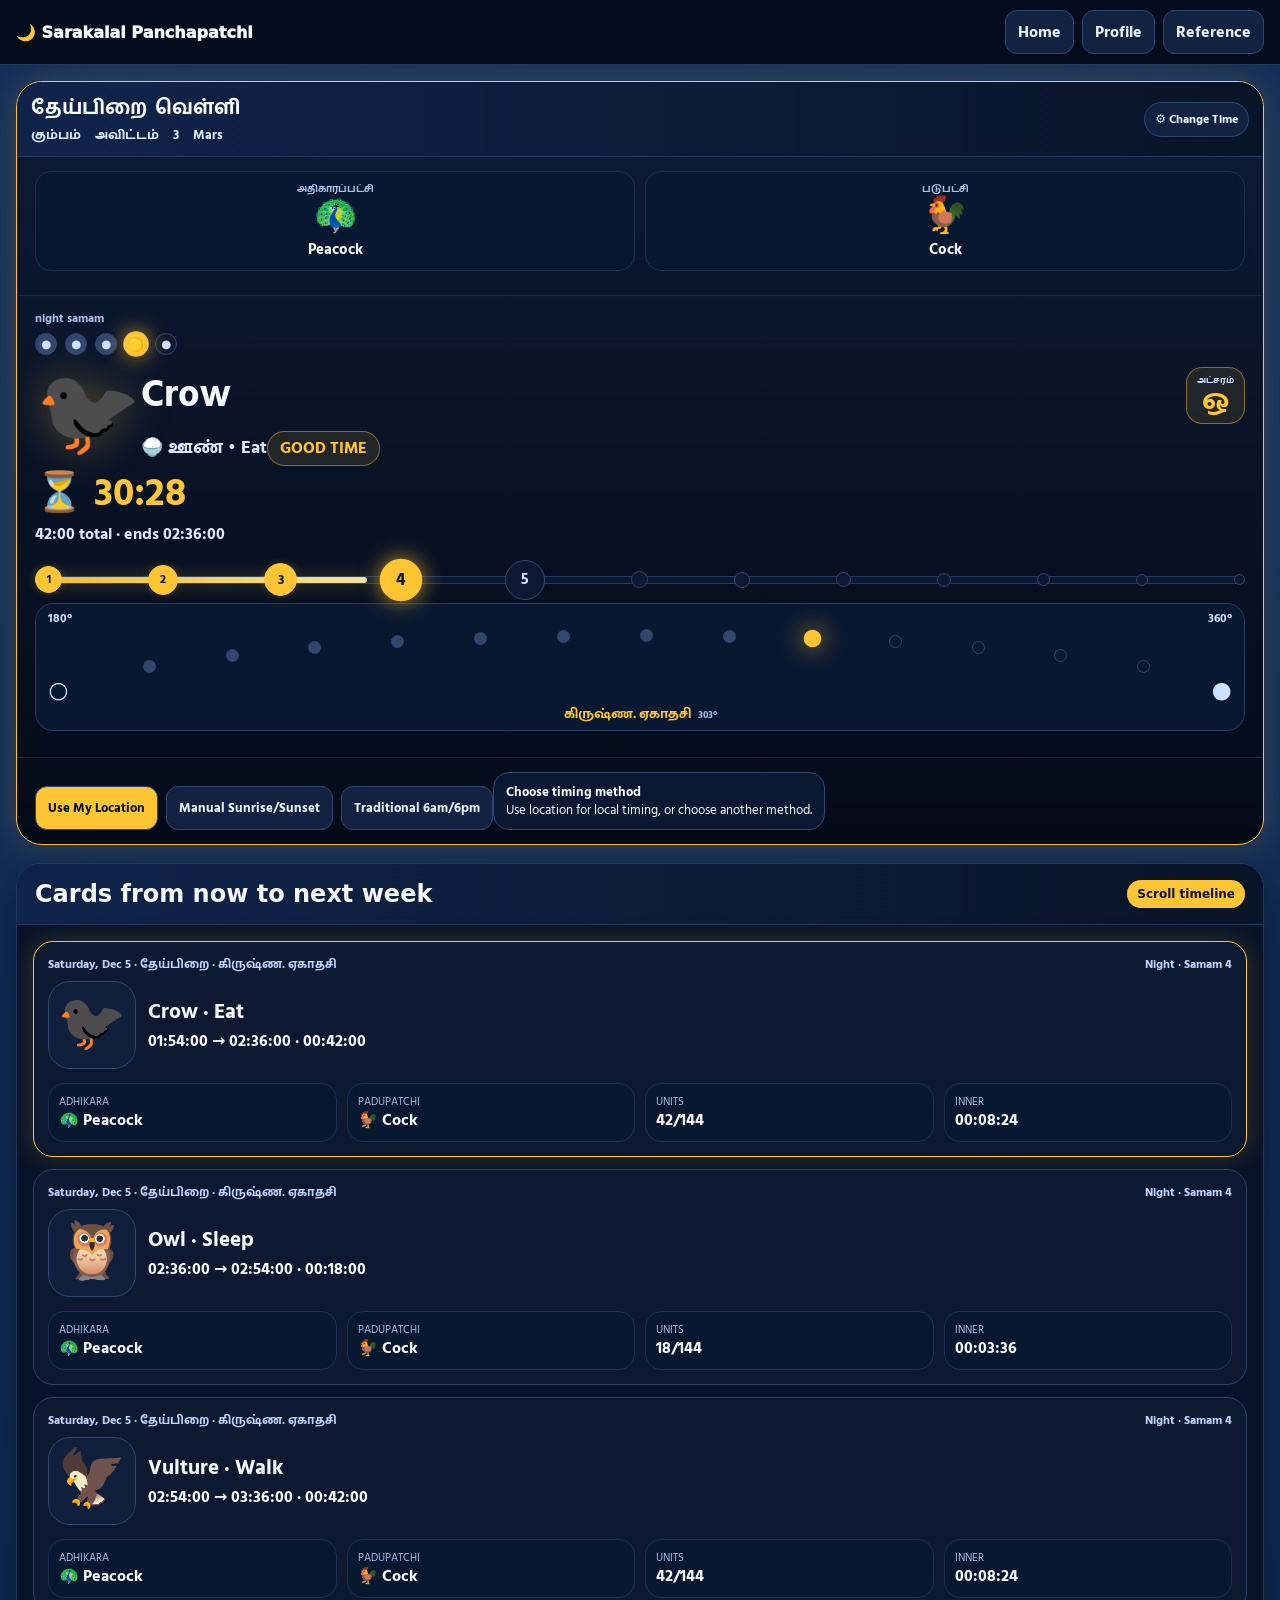
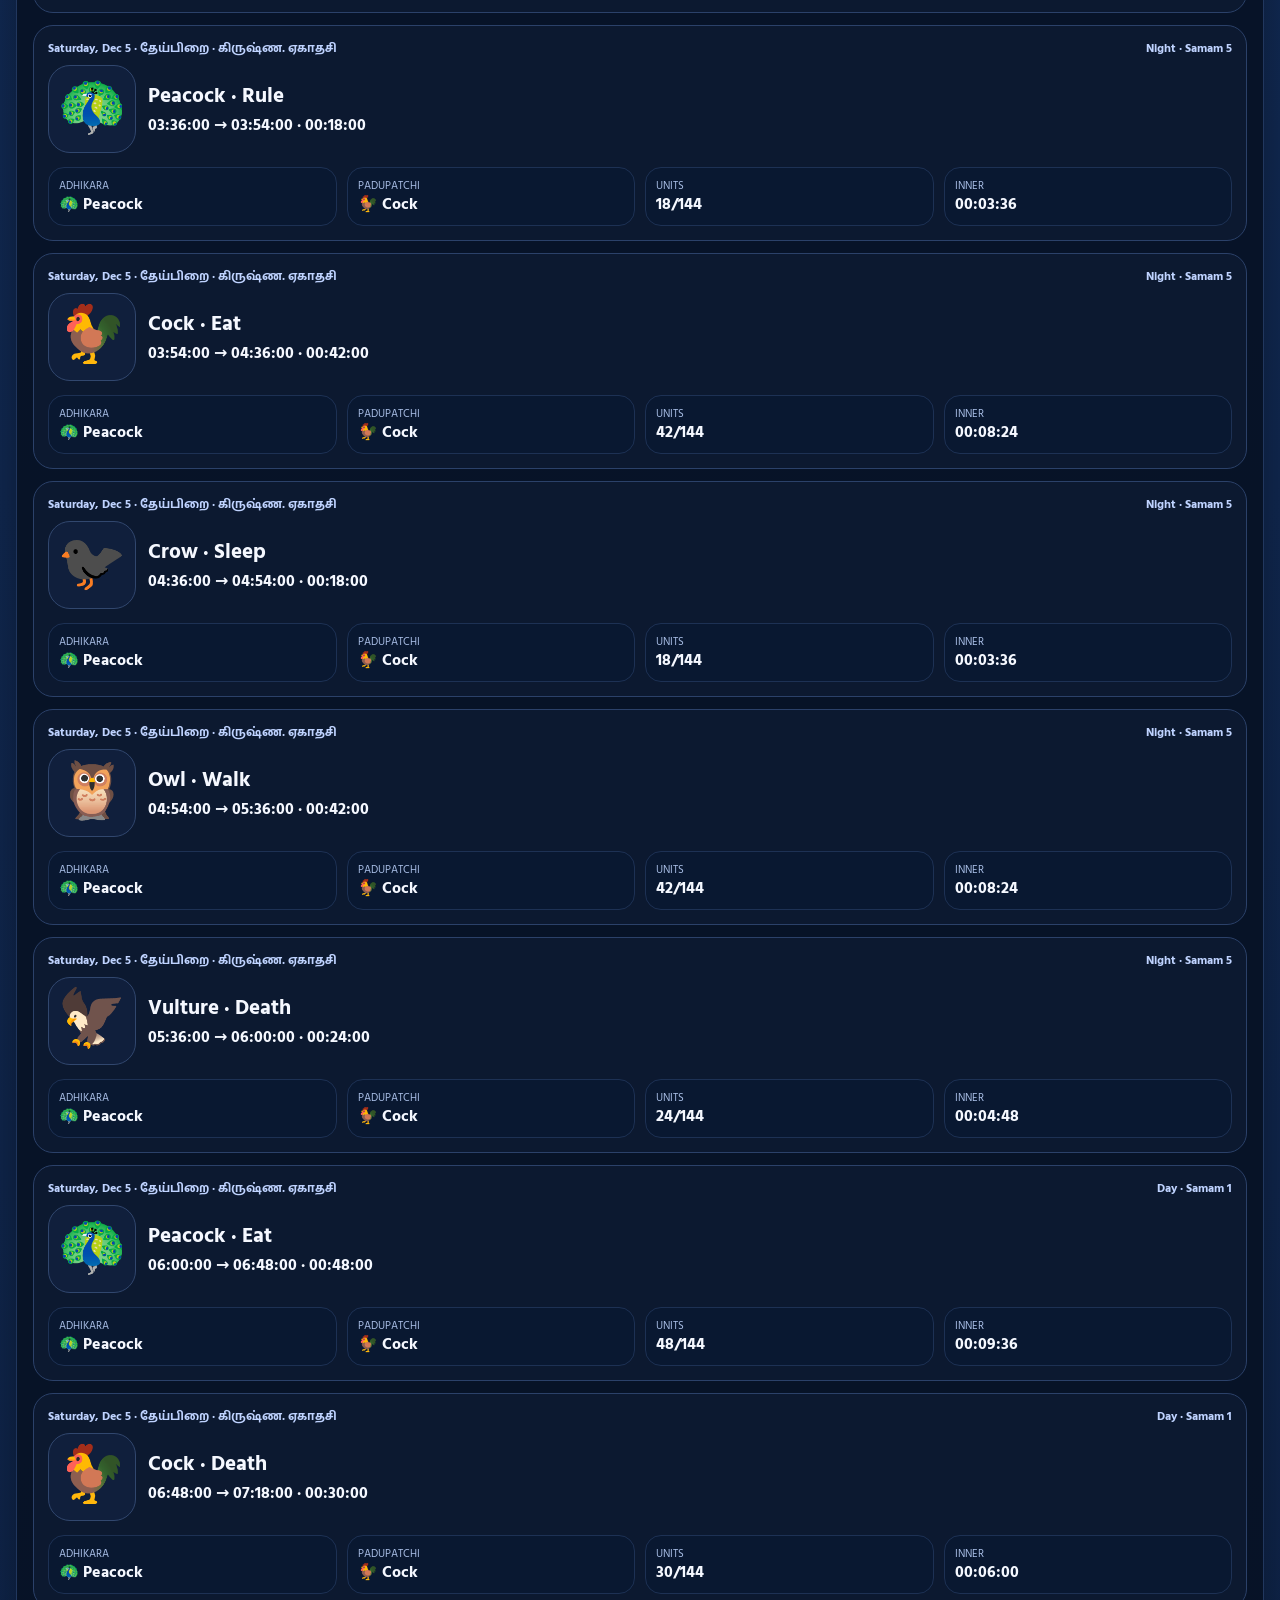
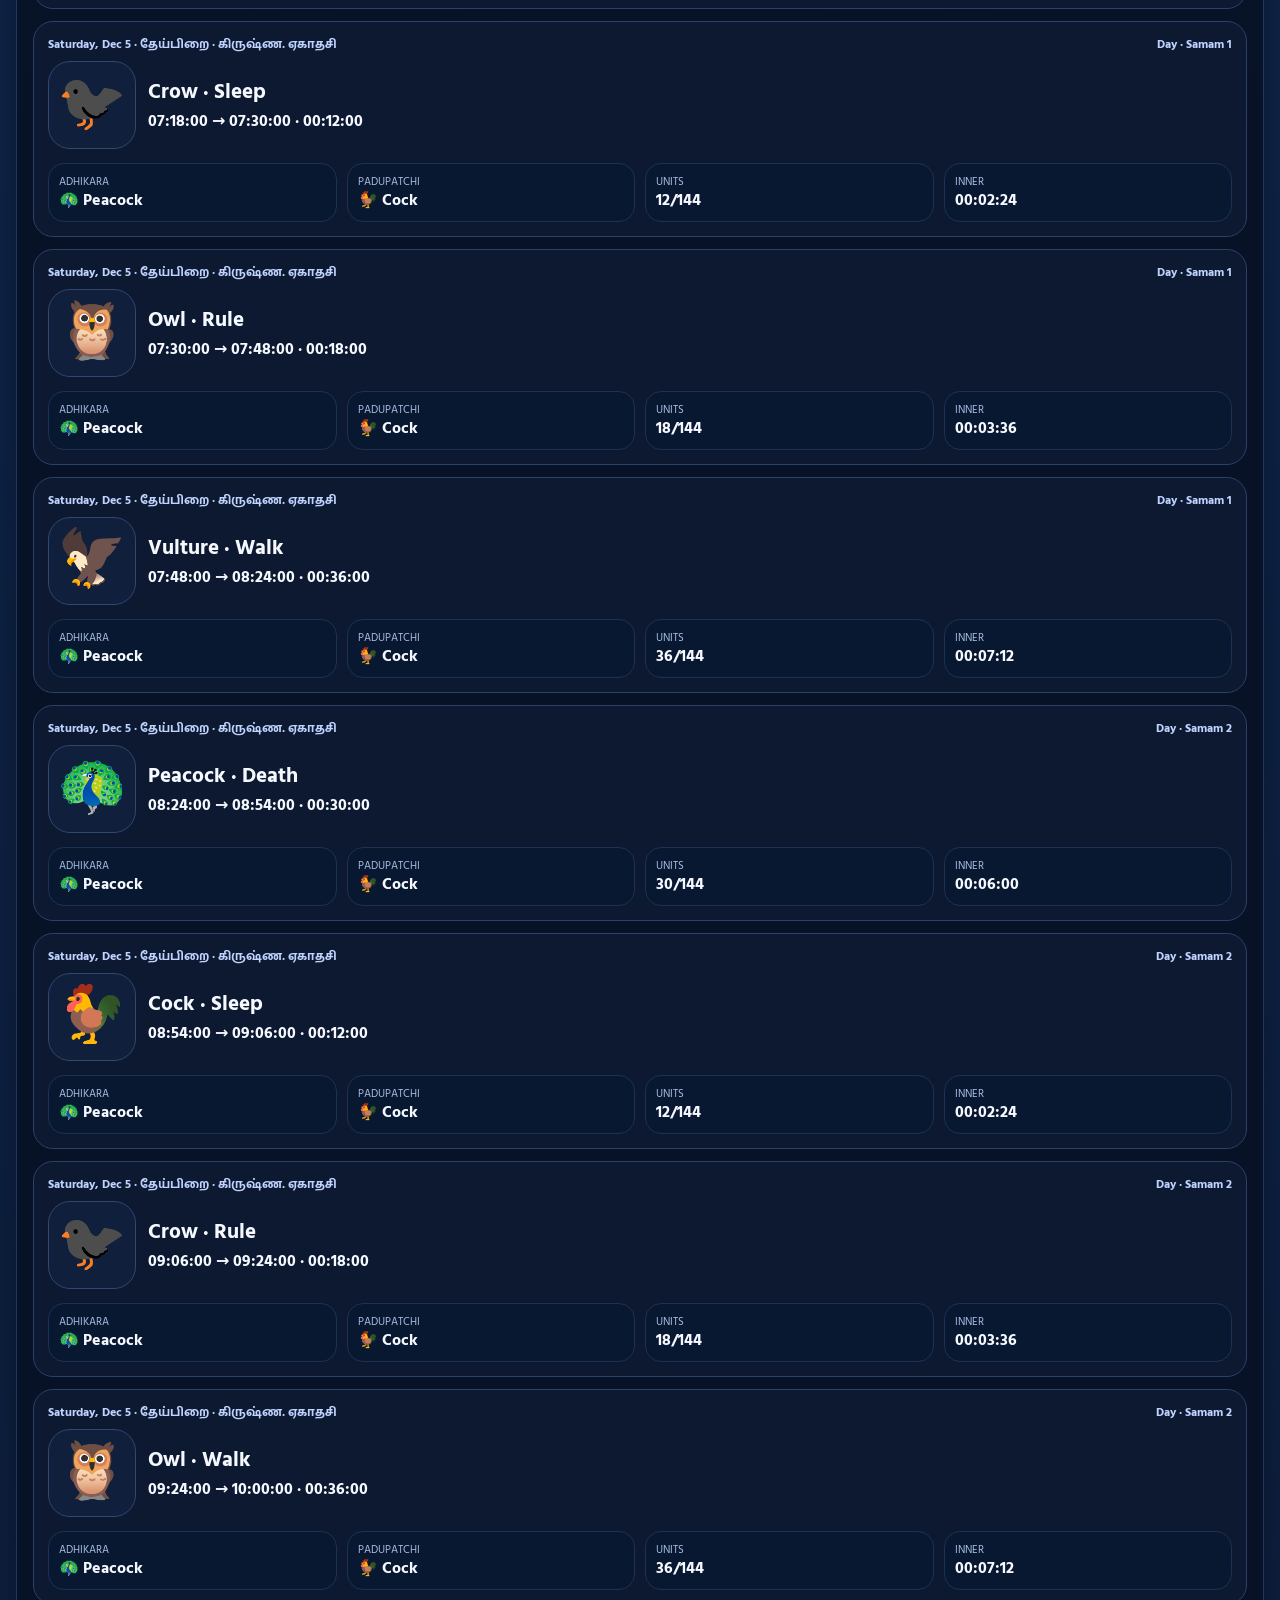
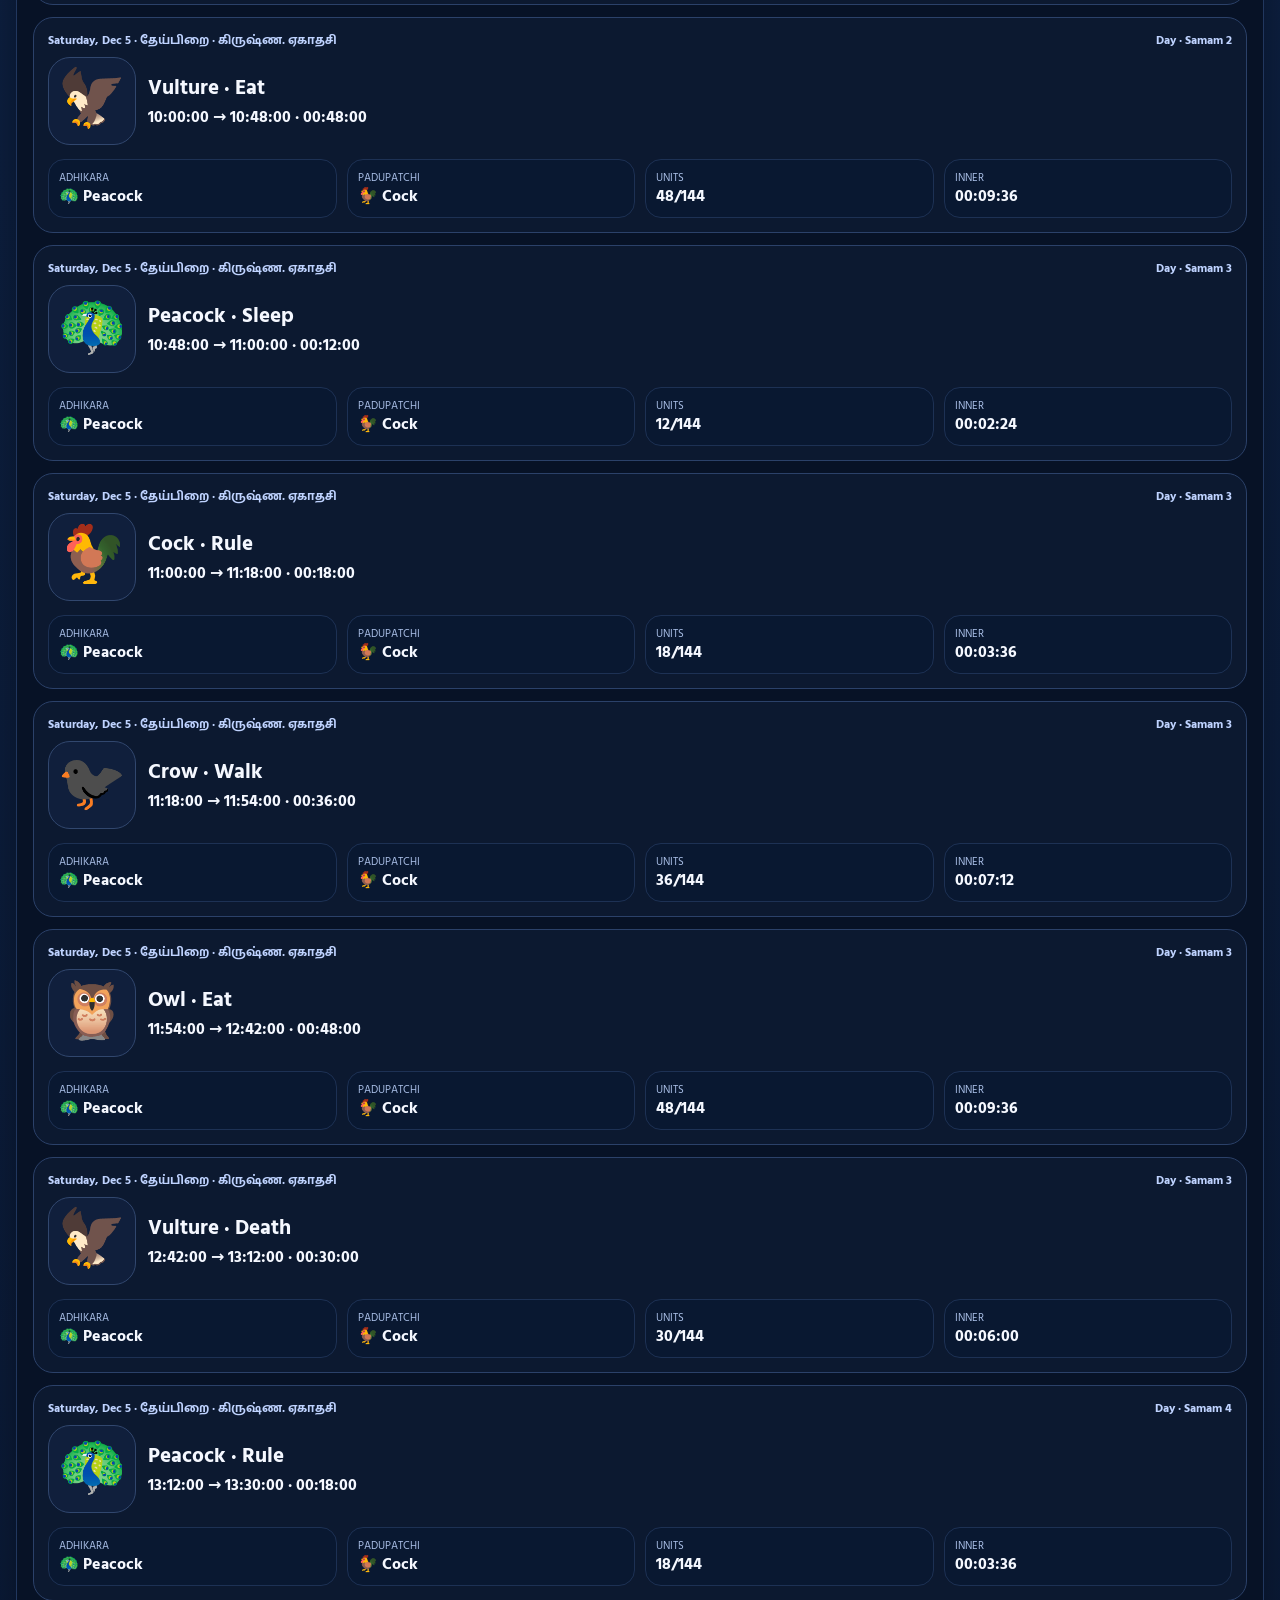
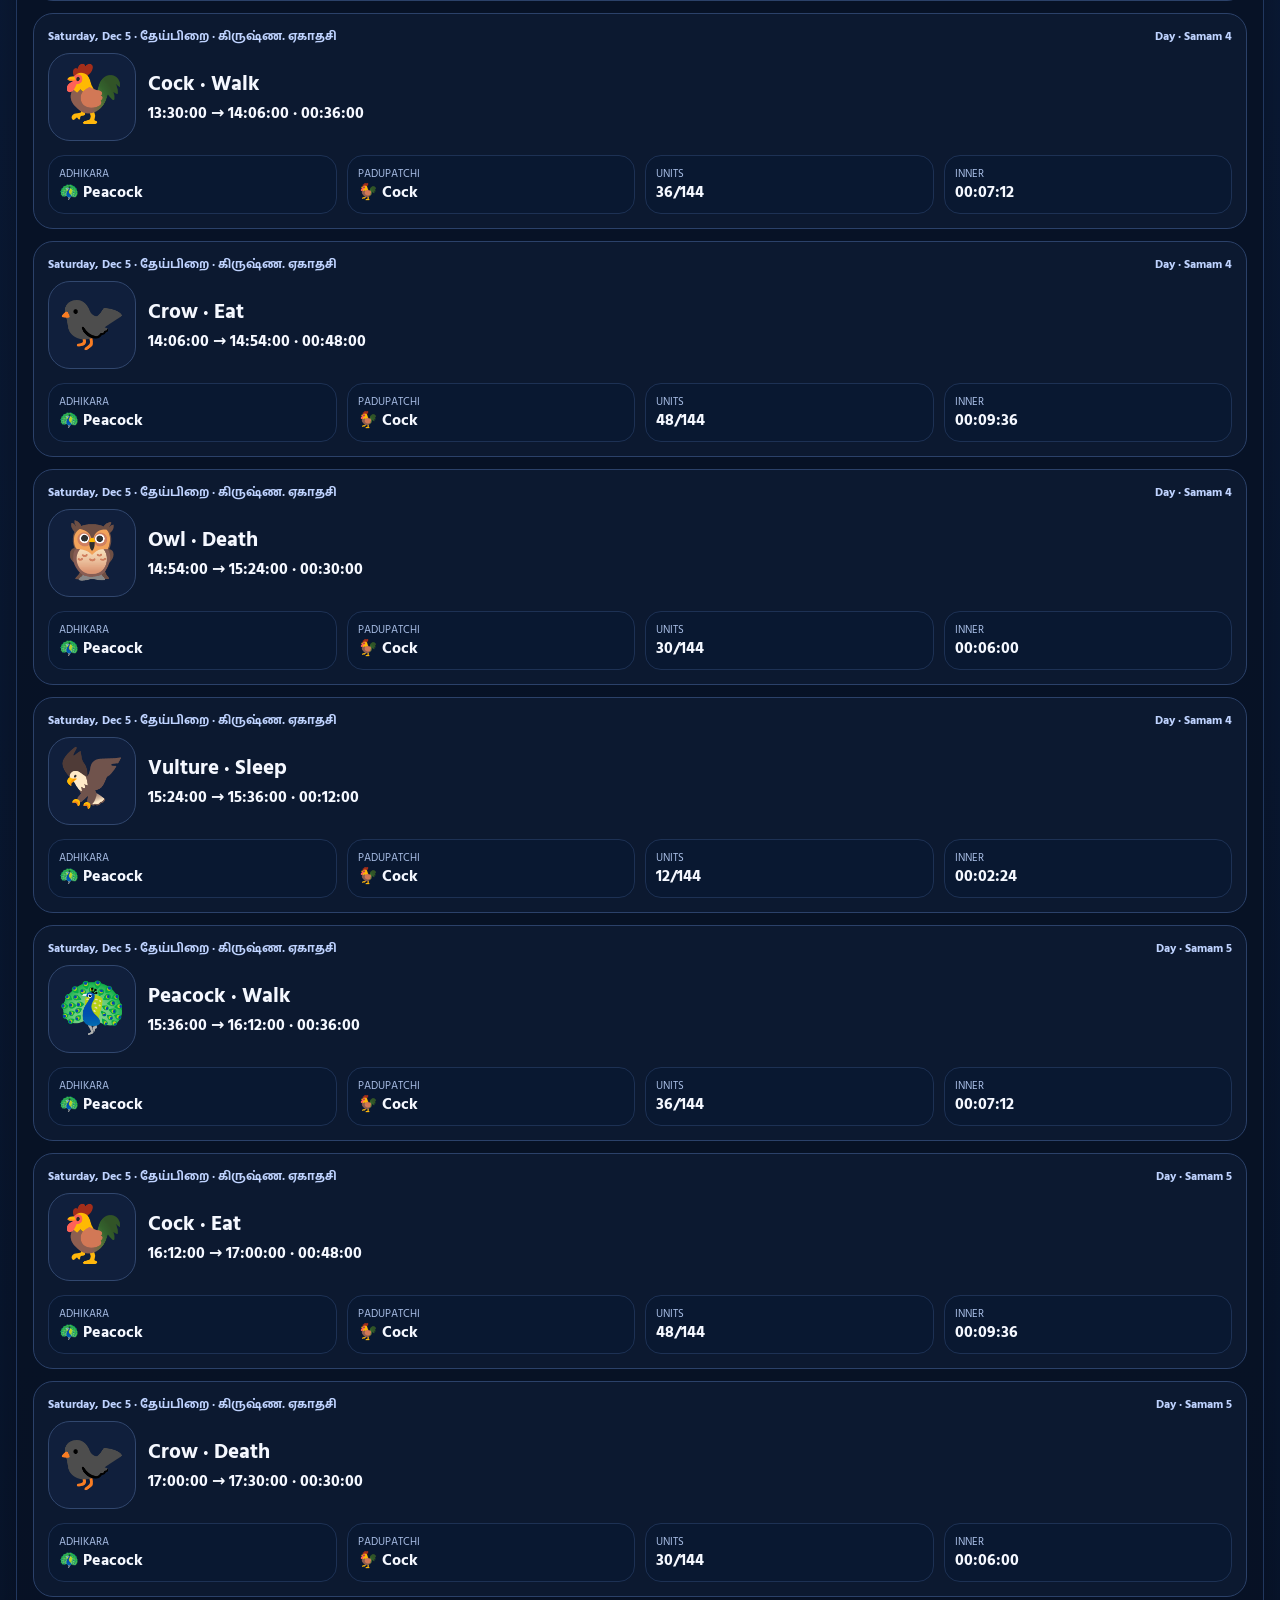
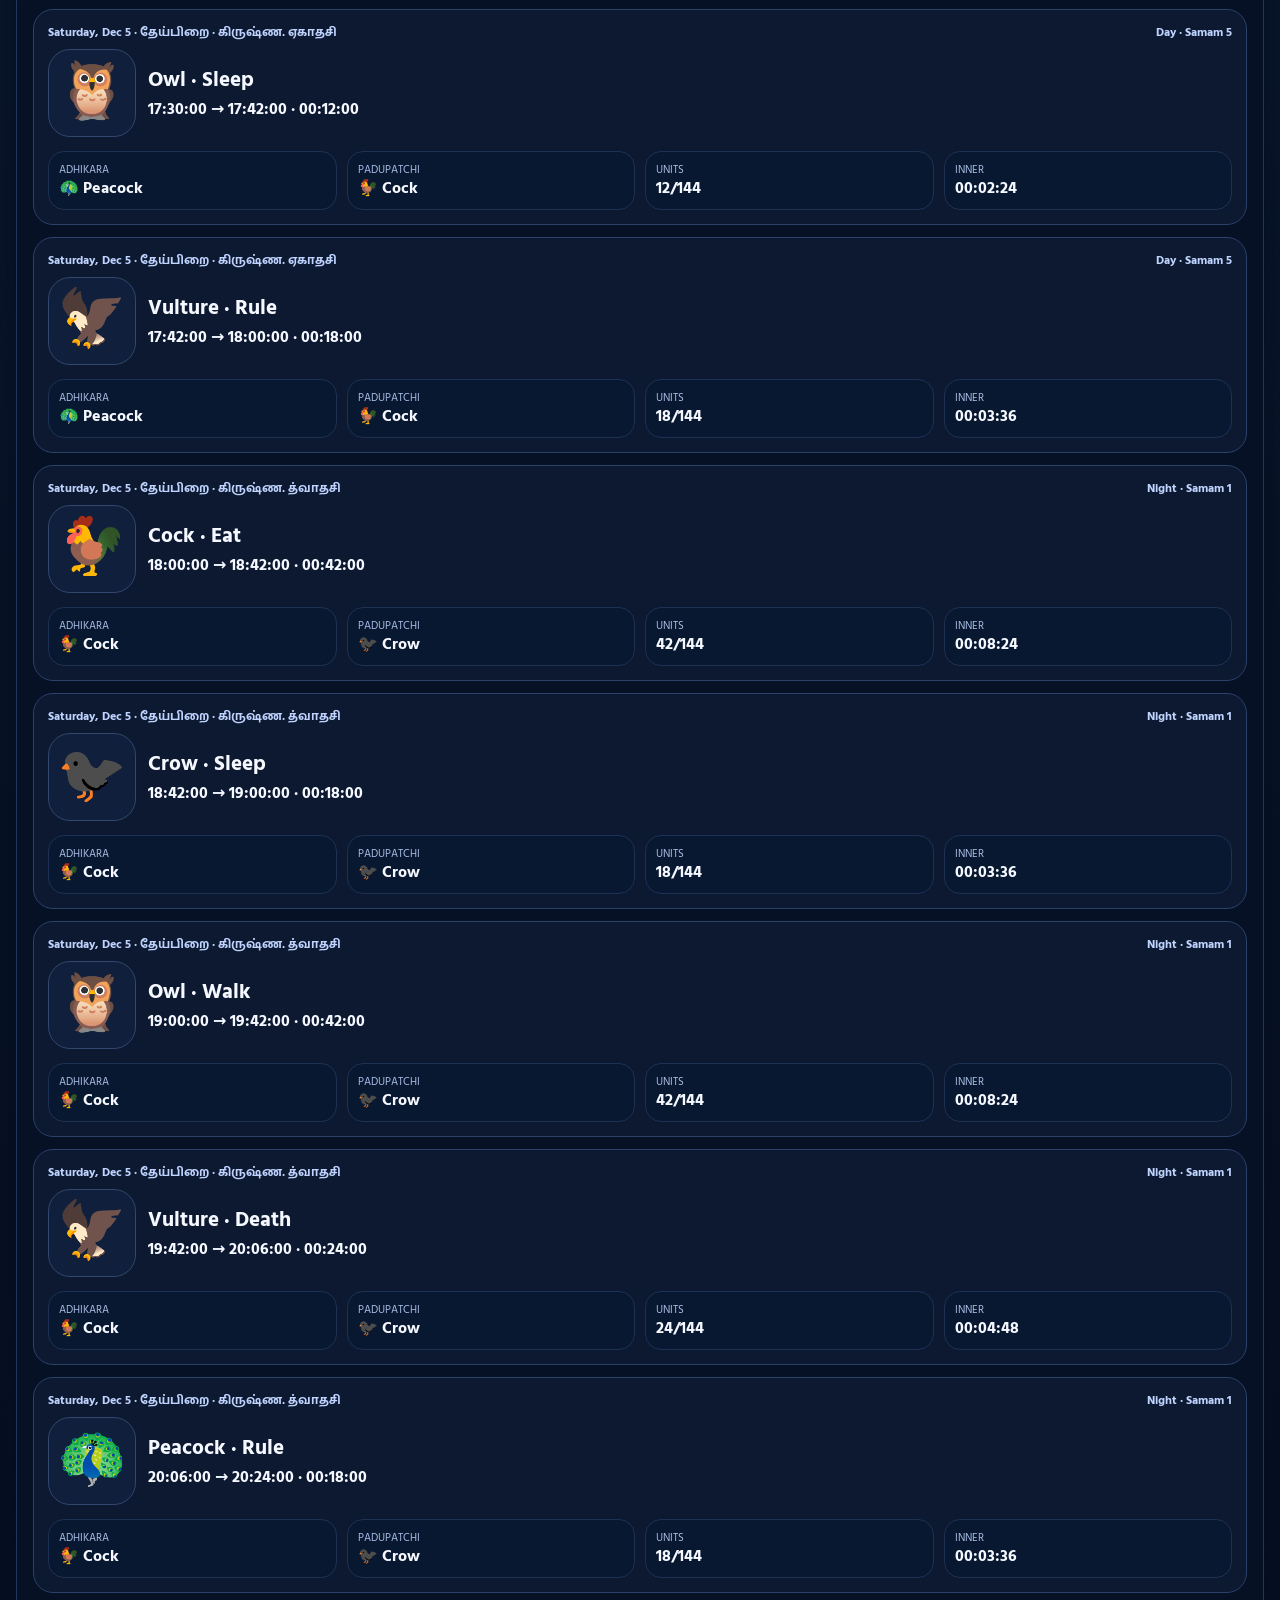
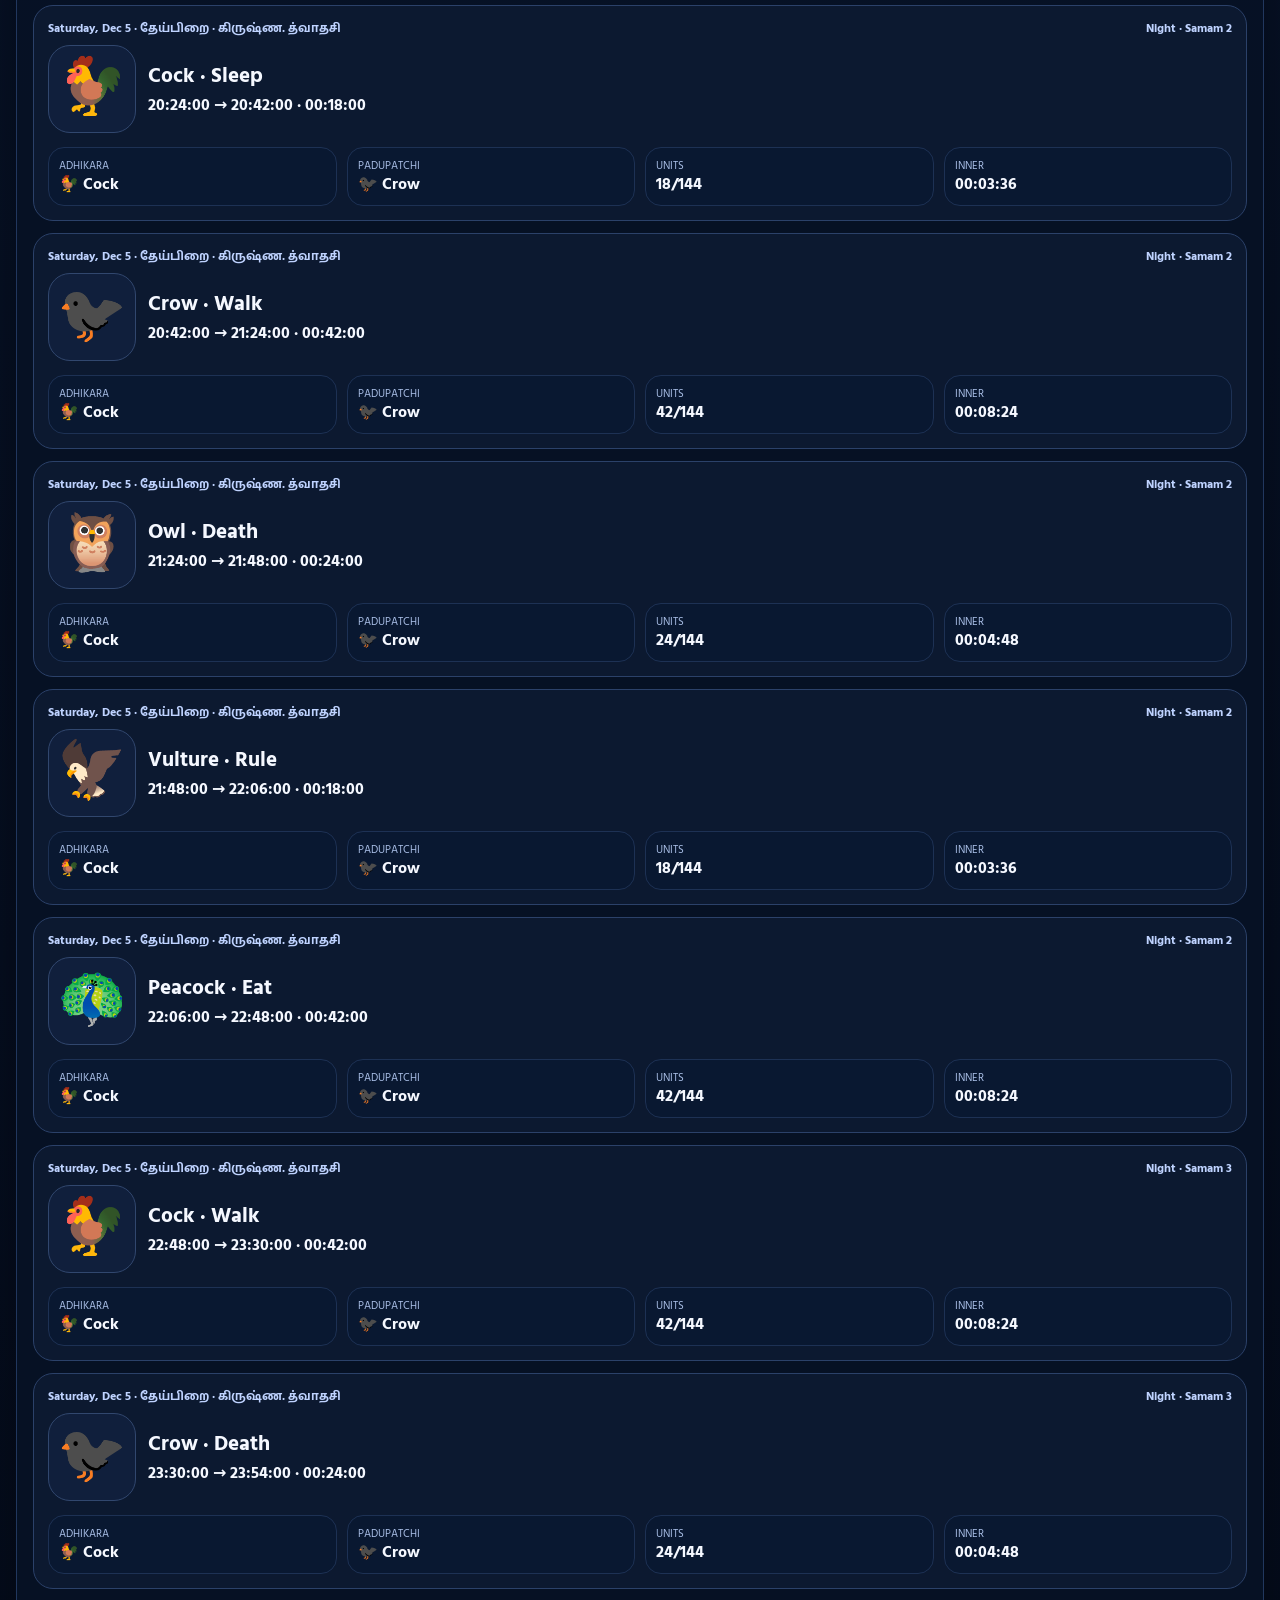
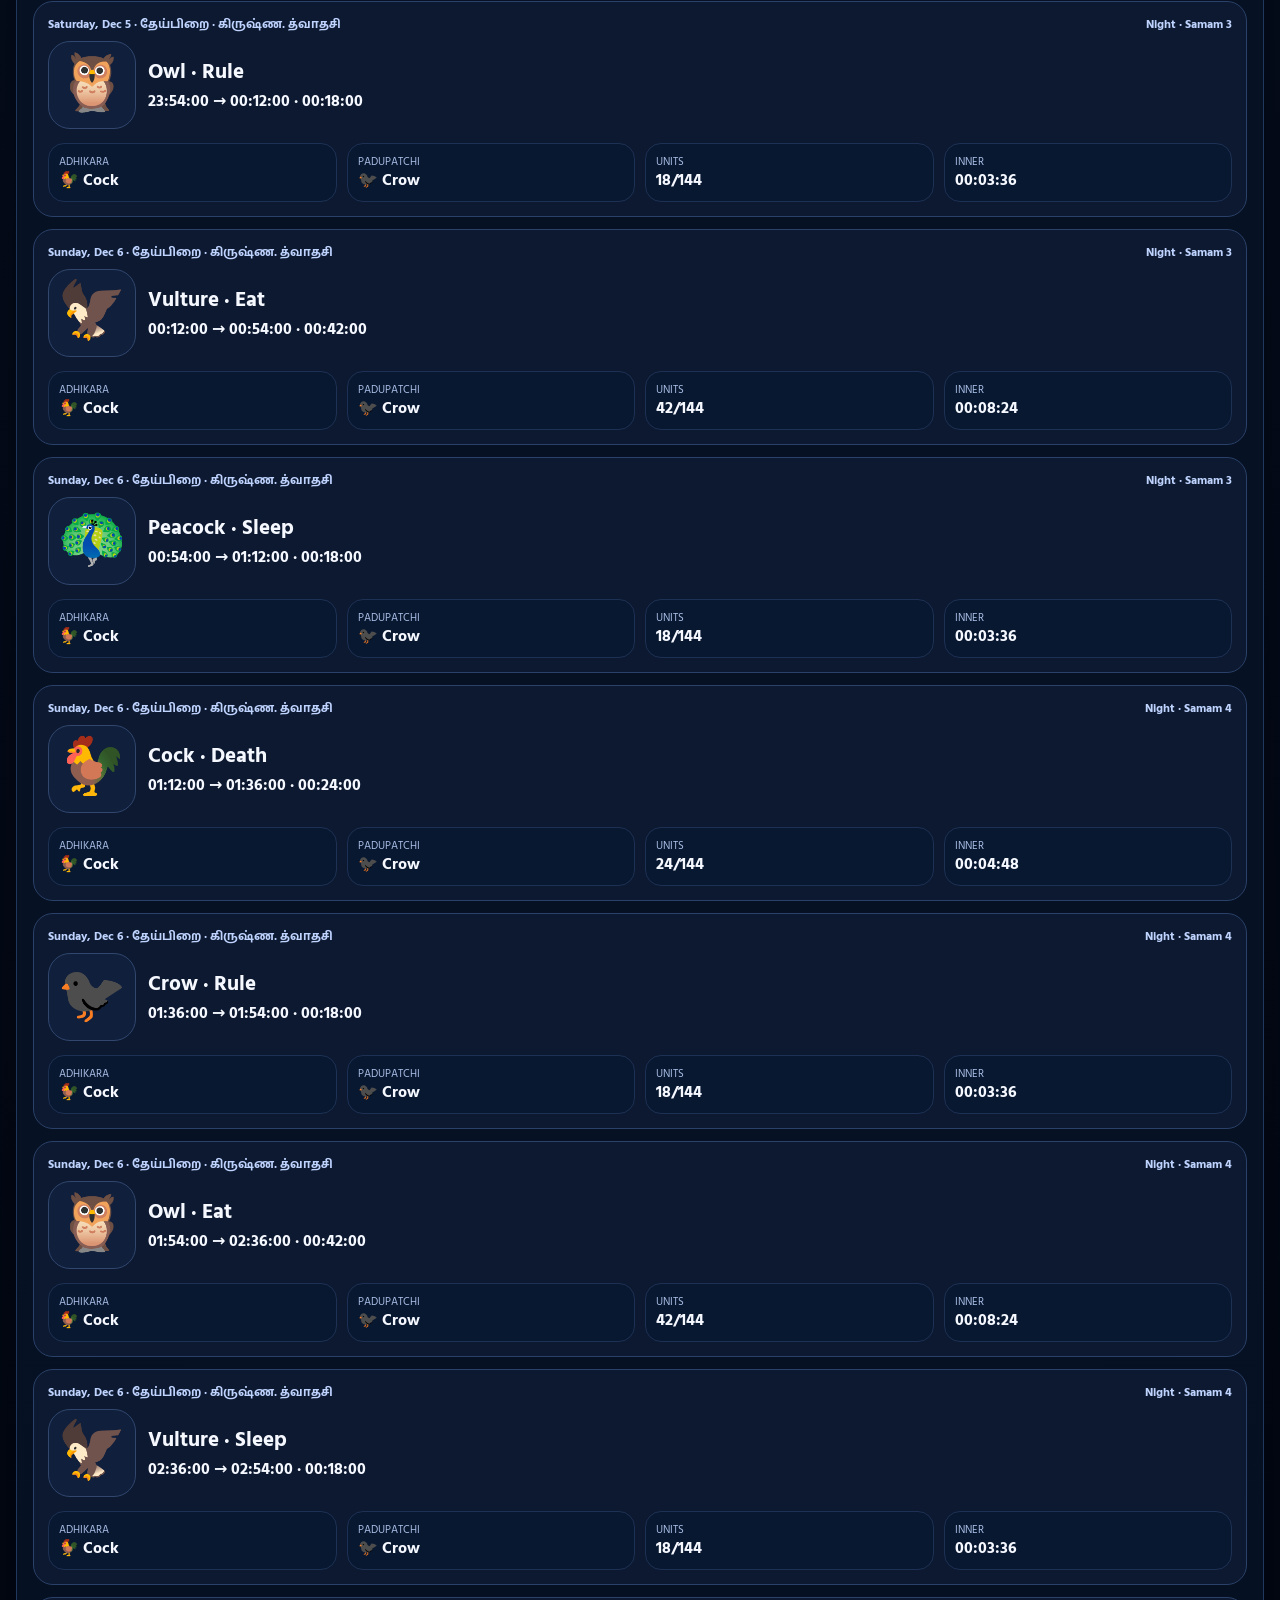
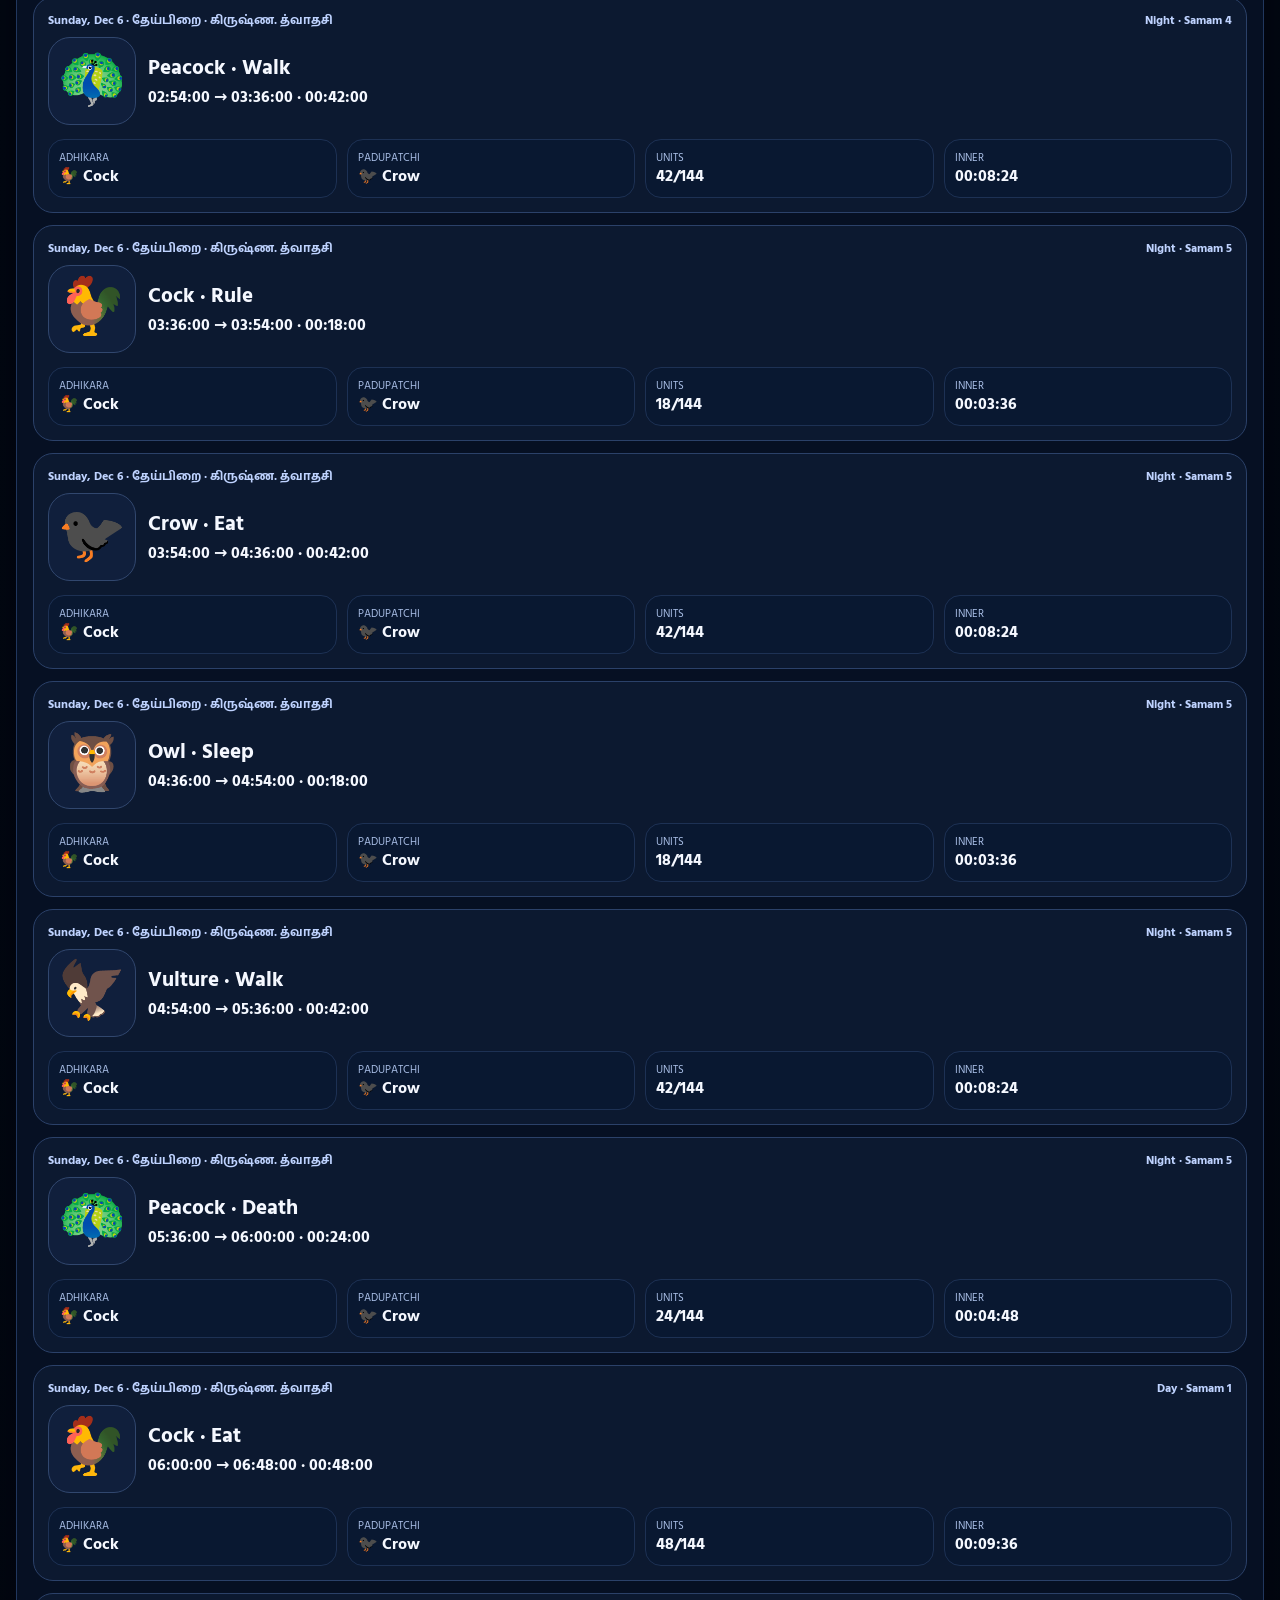
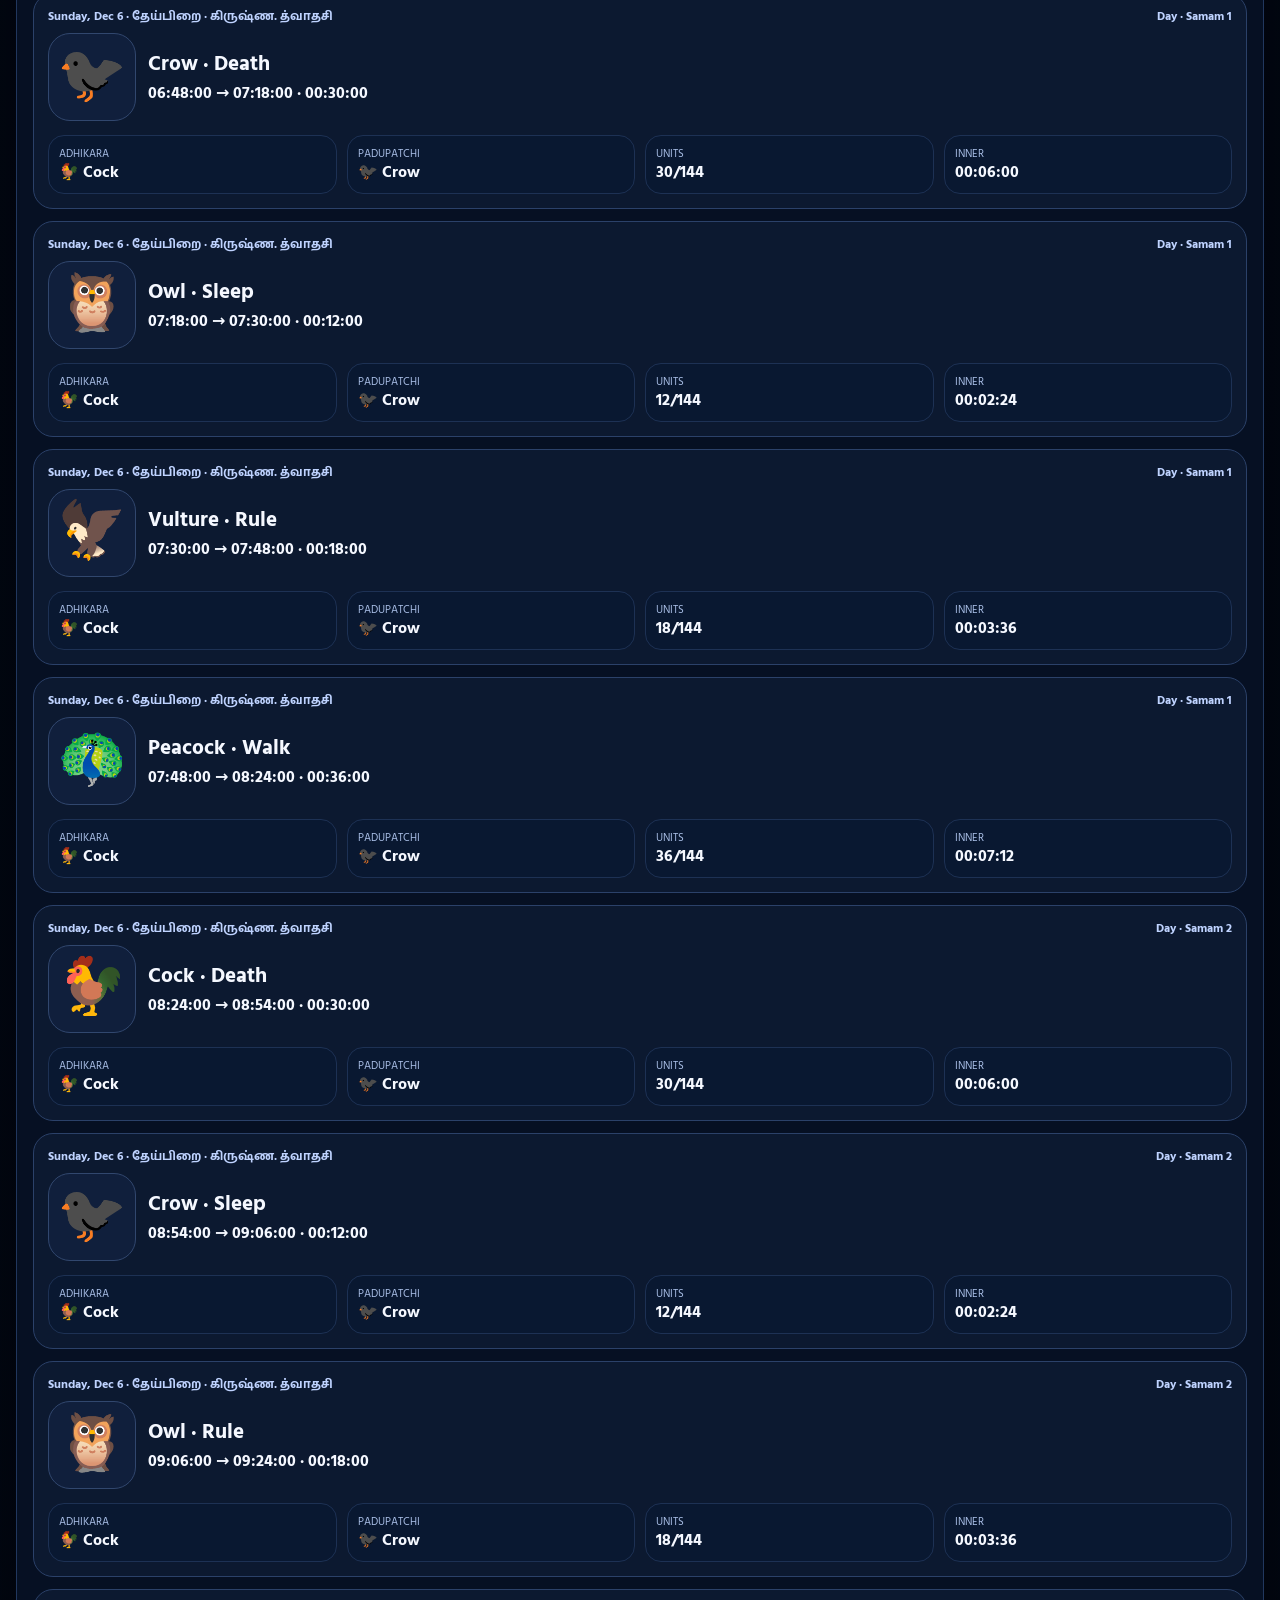
<file: index.html>
<!doctype html><html lang="ta"><head><meta charset="utf-8"><meta name="viewport" content="width=device-width,initial-scale=1">
<meta name="description" content="Live Panchapatchi timing app with local sunrise and sunset, moon tithi, rasi, nakshatra, atcharam, adhikara, padupatchi, countdown and activity strength.">
<meta name="robots" content="index, follow">
<link rel="canonical" href="https://sarakalai.com/">
<meta name="theme-color" content="#020713">
<meta name="application-name" content="Sarakalai Panchapatchi">
<meta name="apple-mobile-web-app-title" content="Sarakalai">
<meta name="apple-mobile-web-app-capable" content="yes">
<meta name="apple-mobile-web-app-status-bar-style" content="black-translucent">

<meta property="og:type" content="website">
<meta property="og:site_name" content="Sarakalai Panchapatchi">
<meta property="og:title" content="Sarakalai Panchapatchi Live Timing">
<meta property="og:description" content="Live Panchapatchi timing app with local sunrise and sunset, moon tithi, rasi, nakshatra, atcharam, adhikara, padupatchi, countdown and activity strength.">
<meta property="og:url" content="https://sarakalai.com/">
<meta property="og:locale" content="ta_IN">

<meta name="twitter:card" content="summary">
<meta name="twitter:title" content="Sarakalai Panchapatchi Live Timing">
<meta name="twitter:description" content="Live Panchapatchi timing app with local sunrise and sunset, moon tithi, rasi, nakshatra, atcharam, adhikara, padupatchi, countdown and activity strength.">

<script type="application/ld+json">
{
  "@context": "https://schema.org",
  "@type": "WebApplication",
  "name": "Sarakalai Panchapatchi",
  "url": "https://sarakalai.com",
  "applicationCategory": "LifestyleApplication",
  "operatingSystem": "Any",
  "description": "Live Panchapatchi timing app with local sunrise and sunset, moon tithi, rasi, nakshatra, atcharam, adhikara, padupatchi, countdown and activity strength.",
  "inLanguage": [
    "ta",
    "en"
  ]
}
</script><title>Sarakalai Panchapatchi Live Timing</title><link rel="stylesheet" href="assets/css/style.css"><link rel="manifest" href="site.webmanifest">
</head><body><nav class="nav"><div class="nav-inner"><div class="brand">🌙 Sarakalai Panchapatchi</div><div class="menu"><a class="btn" href="index.html">Home</a><a class="btn" href="profile.html">Profile</a><a class="btn" href="reference.html">Reference</a></div></div></nav><main class="wrap">
<section class="live-card v032">
  <div class="live-card-head v032-head">
    <div>
      <div class="v032-title-line"><span id="moonPhaseTitle">--</span><span id="todayText">--</span></div>
      <div class="v032-meta-line"><span id="rasiText">--</span><span id="nakText">--</span><span id="padaText">--</span><span id="lordText">--</span></div>
    </div>
    <button id="changeTimingBtn" class="tiny-btn v032-change">⚙ Change Time</button>
  </div>
  <div class="live-section">
    <div class="v032-birds">
      <div class="v032-bird-box"><small>அதிகாரப்பட்சி</small><div class="emoji" id="adhiEmoji">--</div><b id="adhiText">--</b></div>
      <div class="v032-bird-box"><small>படுபட்சி</small><div class="emoji" id="paduEmoji">--</div><b id="paduText">--</b></div>
    </div>
    
  </div>
  <div class="live-section">
    <div class="v033-main-row">
      <div>
        <div class="samam-label" id="samamText">day samam</div>
        <div class="samam-dots" id="samamDots"></div>
        <div class="v032-activity">
          <div class="v032-activity-title" id="currentTitle">🐦 --</div>
          <div class="v032-remaining" id="countdownText">--:-- remaining</div>
          <div class="duration-line" id="activityDurationText">--:-- total</div>
          <div class="progress"><div class="bar" id="activityBar"></div></div>
          <div class="percent-line" id="activityPercentText">0% complete</div>
          <div class="quality-line" id="qualityText">--</div>
          <div class="twelve-row" id="twelveRow"></div>
          <div class="twelve-caption" id="twelveCaption">12 parts</div>
          <div class="v032-inner-line">
            <div class="inner-dots" id="innerDots"></div>
            <div class="percent-line" id="innerText">Inner Part -- / 5</div>
          </div>
        </div>
      </div>
      <aside class="v033-lunar-side">
        <div id="tithiStrip" class="v033-lunar-curve"></div>
        <div class="v033-tithi-name" id="tithiCaption">Active Tithi</div>
      </aside>
    </div>
    <div class="stats v032-hidden">
      <div class="stat"><b>Sunrise / Sunset</b><span id="sunText">--</span></div>
      <div class="stat"><b>Period</b><span id="periodText">--</span></div>
      <div class="stat"><b>Time</b><span id="currentPath">--</span></div>
    </div>
  </div>
  </div>
  <div class="live-section" id="timingChoice">
    <div class="controls"><button class="primary" id="locateBtn">Use My Location</button><button id="manualBtn">Manual Sunrise/Sunset</button><button id="fallbackBtn">Traditional 6am/6pm</button></div>
    <div class="input-panel" id="manualPanel" style="display:none"><b>Manual timing</b><br><input id="manualSunrise" type="time" step="1" value="06:00:00"><input id="manualSunset" type="time" step="1" value="18:00:00"><button class="primary" id="setManualBtn">Set Timing</button></div>
    <div class="status"><b id="statusText">Loading</b><span id="statusDetails">Preparing.</span></div>
  </div>
</section>
<section class="section"><div class="section-head"><h2>Cards from now to next week</h2><span class="badge">Scroll timeline</span></div><div class="pad"><div class="card-list" id="cardList"></div></div></section>
</main><script src="assets/js/app.js"></script><div class="mobile-bottom-nav">
<a class="active" href="index.html"><span class="ico">🏠</span><span>Live</span></a>
<a class="" href="profile.html"><span class="ico">👤</span><span>Profile</span></a>
<a class="" href="reference.html"><span class="ico">📖</span><span>Info</span></a>
</div>
</body></html>
</file>
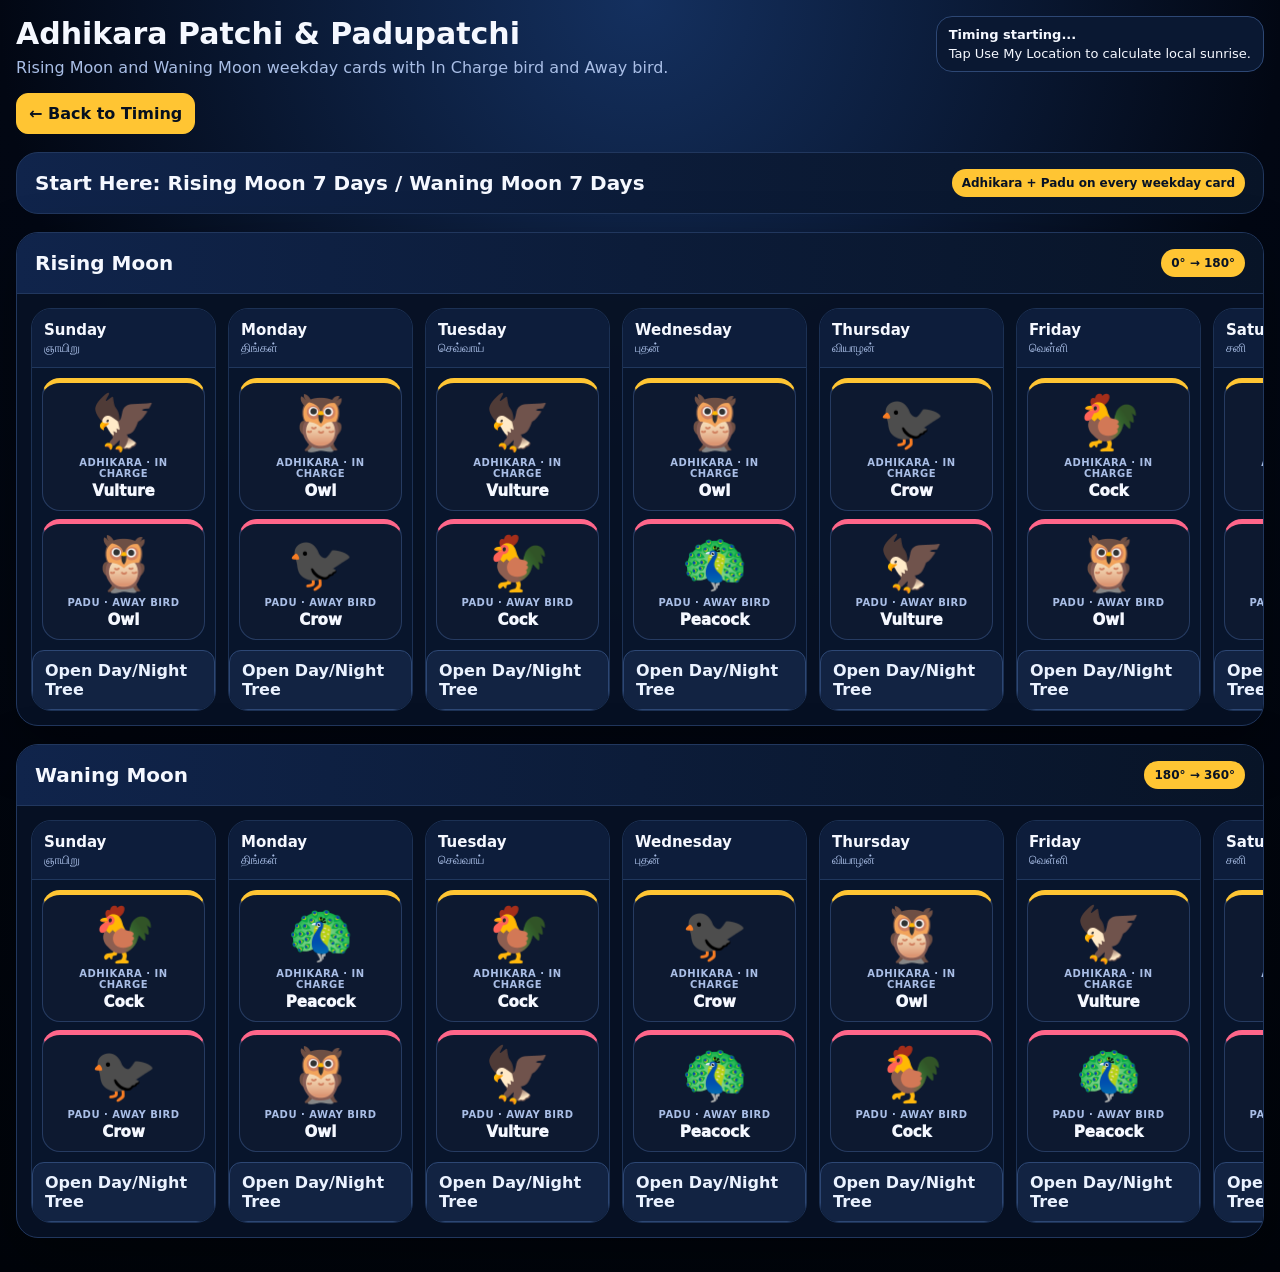
<file: adhikara.html>
<!doctype html>
<html lang="ta">
<head>
<meta charset="utf-8">
<meta name="viewport" content="width=device-width,initial-scale=1">
<meta http-equiv="Cache-Control" content="no-store, no-cache, must-revalidate, max-age=0">
<title>Adhikara & Padupatchi Weekday Cards</title>
<style>
:root{
--bg:#020713;--panel:#071225;--line:#21375e;--text:#f5f8ff;--muted:#a9bee6;
--gold:#ffc533;--red:#ff668a;--blue:#4cc9ff;--green:#3ee6ad;--violet:#ad8cff;
}
*{box-sizing:border-box}
body{margin:0;background:radial-gradient(circle at top,#14305f 0,#020713 45%,#01040a 100%);color:var(--text);font-family:system-ui,-apple-system,Segoe UI,sans-serif}
.wrap{max-width:1400px;margin:auto;padding:16px}
.top{display:flex;justify-content:space-between;gap:12px;align-items:flex-start;margin-bottom:14px}
h1{margin:0 0 5px;font-size:30px}.lead{color:var(--muted);margin:0;line-height:1.45}
.status{background:#0a1832;border:1px solid #2d4774;border-radius:16px;padding:10px 12px;min-width:270px;font-size:13px}
.status b{display:block;margin-bottom:4px}
button,.btn{background:#122342;color:#eaf2ff;border:1px solid #2d4774;padding:10px 12px;border-radius:12px;font-weight:900;cursor:pointer;text-decoration:none;display:inline-block}
.primary{background:var(--gold)!important;color:#06101f!important;border-color:var(--gold)!important}
.current{border:1px solid var(--line);background:linear-gradient(180deg,rgba(12,29,58,.96),rgba(5,12,25,.96));border-radius:24px;padding:16px;margin:14px 0;box-shadow:0 18px 50px rgba(0,0,0,.35)}
.current.active{border-color:var(--gold);box-shadow:0 0 0 1px rgba(255,197,51,.25),0 0 40px rgba(255,197,51,.16)}
.current-grid{display:grid;grid-template-columns:120px 1fr;gap:16px;align-items:center}
.current-icon{font-size:76px;width:120px;height:120px;border-radius:30px;background:#101f3c;display:grid;place-items:center;border:1px solid #324c78}
.current-title{font-size:26px;font-weight:950;margin-bottom:4px}.current-path{color:var(--muted);font-size:13px;line-height:1.45}
.big-count{font-size:34px;font-weight:950;margin-top:10px;color:var(--gold)}
.progress{height:12px;background:#071123;border:1px solid #20385e;border-radius:999px;overflow:hidden;margin-top:12px}.bar{height:100%;width:0%;background:linear-gradient(90deg,var(--gold),#fff0a0);transition:width .6s linear}
.micro-grid{display:grid;grid-template-columns:repeat(5,1fr);gap:8px;margin-top:12px}.micro{border:1px solid #2b4169;background:#0c1930;border-radius:14px;padding:9px;text-align:center;color:#cfe0ff;font-size:12px;font-weight:900}.micro.active{border-color:var(--gold);background:rgba(255,197,51,.12);box-shadow:0 0 20px rgba(255,197,51,.18);color:#fff}.micro small{display:block;color:var(--muted);font-size:10px;margin-top:3px}
.stats{display:grid;grid-template-columns:repeat(4,1fr);gap:10px;margin-top:14px}.stat{background:#091831;border:1px solid #1d3154;border-radius:16px;padding:11px}.stat b{display:block;font-size:12px;color:var(--muted);margin-bottom:4px}.stat span{font-size:14px;font-weight:850}
.controls{display:flex;gap:8px;flex-wrap:wrap;margin:14px 0}
.section{border:1px solid var(--line);background:rgba(7,18,37,.94);border-radius:22px;margin:18px 0;overflow:hidden;box-shadow:0 20px 55px rgba(0,0,0,.35)}.section-head{padding:16px 18px;background:linear-gradient(90deg,#10244b,#081427);display:flex;justify-content:space-between;gap:12px;align-items:center;border-bottom:1px solid var(--line)}.section-head h2{margin:0;font-size:20px}.badge{background:var(--gold);color:#071225;border-radius:999px;padding:7px 10px;font-weight:900;font-size:12px}
.phase-week-grid{display:grid;grid-template-columns:repeat(7,minmax(185px,1fr));gap:12px;padding:14px}.phase-week-card{background:#08152c;border:1px solid #1c3154;border-radius:20px;overflow:hidden}.phase-week-card.today{border-color:var(--gold);box-shadow:0 0 26px rgba(255,197,51,.16)}.phase-week-head{padding:12px;background:#0d1d3b;border-bottom:1px solid #20375d}.phase-week-head b{display:block;font-size:15px}.phase-week-head span{display:block;color:var(--muted);font-size:12px;margin-top:2px}
.adhi-padu-pair{display:grid;grid-template-columns:1fr;gap:8px;padding:10px}.big-bird{background:#0d1930;border:1px solid #263b61;border-radius:18px;padding:10px;text-align:center}.big-bird.adhikara{border-top:5px solid var(--gold)}.big-bird.padu{border-top:5px solid var(--red)}.big-bird .emoji{font-size:54px;line-height:1.1;display:block}.big-bird .role{font-size:10px;color:var(--muted);text-transform:uppercase;font-weight:900;letter-spacing:.05em;margin-top:4px}.big-bird .bname{font-size:15px;font-weight:950;margin-top:3px}
.phase-detail{padding:14px}.phase-detail details{border:1px solid #1d3154;border-radius:16px;background:#08152c;margin:10px 0;overflow:hidden}.phase-detail summary{cursor:pointer;padding:12px 14px;font-weight:950;background:#0d1d3b}.phase-detail details details{margin:10px 12px;background:#0a1832}
.samam{padding:14px 16px;border-top:1px solid #172945}.samam-title{display:flex;justify-content:space-between;gap:12px;align-items:center;margin-bottom:10px}.samam-title b{font-size:17px}.samam-title span{color:var(--muted);font-size:13px;font-weight:800}
.card-row{display:flex;flex-wrap:nowrap;gap:10px;overflow-x:auto;padding-bottom:6px}.card{min-width:190px;flex:1;border:1px solid #2b4169;background:#0c1930;border-radius:18px;padding:12px;box-shadow:inset 0 1px 0 rgba(255,255,255,.04)}.card.active{outline:2px solid var(--gold);box-shadow:0 0 22px rgba(255,197,51,.35)}.card.eat{border-top:5px solid var(--gold)}.card.walk{border-top:5px solid var(--blue)}.card.rule{border-top:5px solid var(--green)}.card.sleep{border-top:5px solid var(--violet)}.card.death{border-top:5px solid var(--red)}.bird-img{height:104px;font-size:68px;margin-bottom:9px;border-radius:18px;display:grid;place-items:center;background:radial-gradient(circle at 35% 25%,#fff2 0,#14223d 50%,#081225 100%);border:1px solid #31476e}.meta{display:flex;justify-content:space-between;gap:8px;align-items:center;color:#bfd3ff;font-size:12px;font-weight:800}.activity{font-size:18px;font-weight:950;margin:8px 0 2px}.bird{font-size:14px;color:#eaf2ff;font-weight:900}.detail{display:grid;grid-template-columns:1fr 1fr;gap:8px;margin-top:10px}.box{background:#081327;border:1px solid #1e3458;border-radius:12px;padding:8px}.box small{display:block;color:var(--muted);font-size:10px;margin-bottom:2px;font-weight:800;text-transform:uppercase}.box b{font-size:13px}.timeline{height:10px;background:#071123;border:1px solid #20385e;border-radius:999px;overflow:hidden;margin-top:10px}.fill{height:100%;background:linear-gradient(90deg,var(--gold),#fff0a0)}
.inner-list{display:grid;grid-template-columns:repeat(5,minmax(90px,1fr));gap:8px;margin:10px 12px 12px}.inner-mini{border:1px solid #2b4169;background:#081327;border-radius:12px;padding:8px;text-align:center;font-size:12px;font-weight:900}
@media(max-width:1100px){.phase-week-grid{grid-template-columns:repeat(4,1fr)}}@media(max-width:760px){.wrap{padding:12px}.top{flex-direction:column}.status{min-width:100%;width:100%}.current-grid{grid-template-columns:88px 1fr}.current-icon{width:88px;height:88px;font-size:56px;border-radius:22px}.stats{grid-template-columns:repeat(2,1fr)}.micro-grid{grid-template-columns:repeat(5,minmax(58px,1fr));overflow-x:auto}.phase-week-grid{grid-template-columns:1fr}.section-head{align-items:flex-start;flex-direction:column}.card{min-width:172px}.bird-img{height:88px;font-size:56px}h1{font-size:23px}.big-count{font-size:27px}}
</style>
</head>
<body>
<div class="wrap">
  <div class="top">
    <div>
      <h1>Adhikara Patchi & Padupatchi</h1>
      <p class="lead">Rising Moon and Waning Moon weekday cards with In Charge bird and Away bird.</p>
    </div>
    <div class="status"><b id="geoStatus">Timing starting...</b><span id="geoDetails">Tap Use My Location to calculate local sunrise.</span></div>
  </div>

  <div class="controls"><a class="btn primary" href="index.html">← Back to Timing</a></div>
  <section id="phaseWeek">
    <div class="section-head" style="border:1px solid var(--line);border-radius:22px;margin-top:18px">
      <h2>Start Here: Rising Moon 7 Days / Waning Moon 7 Days</h2>
      <span class="badge">Adhikara + Padu on every weekday card</span>
    </div>
    <div id="phaseWeekRoot"></div>
  </section>

  </div>

<script>
const APP = {"rows": [{"day_ta": "ஞாயிறு", "day_en": "Sunday", "phase_ta": "வளர் பிறை", "phase_en": "Rising Moon", "period_ta": "பகல்", "period_en": "Day", "samam_ta": "முதல்", "samam_en": "Samam 1", "activity_ta": "ஊண்", "activity_en": "Eat", "activity_icon": "🍚", "activity_cls": "eat", "minutes": 30, "bird": {"name": "Vulture", "icon": "🦅", "src": "../img/patchivulture.png"}, "atcharam": "அ", "dataset": "rising_day"}, {"day_ta": "ஞாயிறு", "day_en": "Sunday", "phase_ta": "வளர் பிறை", "phase_en": "Rising Moon", "period_ta": "பகல்", "period_en": "Day", "samam_ta": "முதல்", "samam_en": "Samam 1", "activity_ta": "நடை", "activity_en": "Walk", "activity_icon": "🚶", "activity_cls": "walk", "minutes": 36, "bird": {"name": "Owl", "icon": "🦉", "src": "../img/patchiowl.png"}, "atcharam": "இ", "dataset": "rising_day"}, {"day_ta": "ஞாயிறு", "day_en": "Sunday", "phase_ta": "வளர் பிறை", "phase_en": "Rising Moon", "period_ta": "பகல்", "period_en": "Day", "samam_ta": "முதல்", "samam_en": "Samam 1", "activity_ta": "அரசு", "activity_en": "Rule", "activity_icon": "👑", "activity_cls": "rule", "minutes": 48, "bird": {"name": "Crow", "icon": "🐦‍⬛", "src": "../img/patchicrow.png"}, "atcharam": "உ", "dataset": "rising_day"}, {"day_ta": "ஞாயிறு", "day_en": "Sunday", "phase_ta": "வளர் பிறை", "phase_en": "Rising Moon", "period_ta": "பகல்", "period_en": "Day", "samam_ta": "முதல்", "samam_en": "Samam 1", "activity_ta": "துயில்", "activity_en": "Sleep", "activity_icon": "🛌", "activity_cls": "sleep", "minutes": 18, "bird": {"name": "Cock", "icon": "🐓", "src": "../img/patchichicken.png"}, "atcharam": "எ", "dataset": "rising_day"}, {"day_ta": "ஞாயிறு", "day_en": "Sunday", "phase_ta": "வளர் பிறை", "phase_en": "Rising Moon", "period_ta": "பகல்", "period_en": "Day", "samam_ta": "முதல்", "samam_en": "Samam 1", "activity_ta": "சாவு", "activity_en": "Death", "activity_icon": "☠️", "activity_cls": "death", "minutes": 12, "bird": {"name": "Peacock", "icon": "🦚", "src": "../img/patchipeacock.png"}, "atcharam": "ஒ", "dataset": "rising_day"}, {"day_ta": "ஞாயிறு", "day_en": "Sunday", "phase_ta": "வளர் பிறை", "phase_en": "Rising Moon", "period_ta": "பகல்", "period_en": "Day", "samam_ta": "இரண்டாவது", "samam_en": "Samam 2", "activity_ta": "நடை", "activity_en": "Walk", "activity_icon": "🚶", "activity_cls": "walk", "minutes": 36, "bird": {"name": "Vulture", "icon": "🦅", "src": "../img/patchivulture.png"}, "atcharam": "அ", "dataset": "rising_day"}, {"day_ta": "ஞாயிறு", "day_en": "Sunday", "phase_ta": "வளர் பிறை", "phase_en": "Rising Moon", "period_ta": "பகல்", "period_en": "Day", "samam_ta": "இரண்டாவது", "samam_en": "Samam 2", "activity_ta": "அரசு", "activity_en": "Rule", "activity_icon": "👑", "activity_cls": "rule", "minutes": 48, "bird": {"name": "Owl", "icon": "🦉", "src": "../img/patchiowl.png"}, "atcharam": "இ", "dataset": "rising_day"}, {"day_ta": "ஞாயிறு", "day_en": "Sunday", "phase_ta": "வளர் பிறை", "phase_en": "Rising Moon", "period_ta": "பகல்", "period_en": "Day", "samam_ta": "இரண்டாவது", "samam_en": "Samam 2", "activity_ta": "துயில்", "activity_en": "Sleep", "activity_icon": "🛌", "activity_cls": "sleep", "minutes": 18, "bird": {"name": "Crow", "icon": "🐦‍⬛", "src": "../img/patchicrow.png"}, "atcharam": "உ", "dataset": "rising_day"}, {"day_ta": "ஞாயிறு", "day_en": "Sunday", "phase_ta": "வளர் பிறை", "phase_en": "Rising Moon", "period_ta": "பகல்", "period_en": "Day", "samam_ta": "இரண்டாவது", "samam_en": "Samam 2", "activity_ta": "சாவு", "activity_en": "Death", "activity_icon": "☠️", "activity_cls": "death", "minutes": 12, "bird": {"name": "Cock", "icon": "🐓", "src": "../img/patchichicken.png"}, "atcharam": "எ", "dataset": "rising_day"}, {"day_ta": "ஞாயிறு", "day_en": "Sunday", "phase_ta": "வளர் பிறை", "phase_en": "Rising Moon", "period_ta": "பகல்", "period_en": "Day", "samam_ta": "இரண்டாவது", "samam_en": "Samam 2", "activity_ta": "ஊண்", "activity_en": "Eat", "activity_icon": "🍚", "activity_cls": "eat", "minutes": 30, "bird": {"name": "Peacock", "icon": "🦚", "src": "../img/patchipeacock.png"}, "atcharam": "ஒ", "dataset": "rising_day"}, {"day_ta": "ஞாயிறு", "day_en": "Sunday", "phase_ta": "வளர் பிறை", "phase_en": "Rising Moon", "period_ta": "பகல்", "period_en": "Day", "samam_ta": "மூன்றாவது", "samam_en": "Samam 3", "activity_ta": "அரசு", "activity_en": "Rule", "activity_icon": "👑", "activity_cls": "rule", "minutes": 48, "bird": {"name": "Vulture", "icon": "🦅", "src": "../img/patchivulture.png"}, "atcharam": "அ", "dataset": "rising_day"}, {"day_ta": "ஞாயிறு", "day_en": "Sunday", "phase_ta": "வளர் பிறை", "phase_en": "Rising Moon", "period_ta": "பகல்", "period_en": "Day", "samam_ta": "மூன்றாவது", "samam_en": "Samam 3", "activity_ta": "துயில்", "activity_en": "Sleep", "activity_icon": "🛌", "activity_cls": "sleep", "minutes": 18, "bird": {"name": "Owl", "icon": "🦉", "src": "../img/patchiowl.png"}, "atcharam": "இ", "dataset": "rising_day"}, {"day_ta": "ஞாயிறு", "day_en": "Sunday", "phase_ta": "வளர் பிறை", "phase_en": "Rising Moon", "period_ta": "பகல்", "period_en": "Day", "samam_ta": "மூன்றாவது", "samam_en": "Samam 3", "activity_ta": "சாவு", "activity_en": "Death", "activity_icon": "☠️", "activity_cls": "death", "minutes": 12, "bird": {"name": "Crow", "icon": "🐦‍⬛", "src": "../img/patchicrow.png"}, "atcharam": "உ", "dataset": "rising_day"}, {"day_ta": "ஞாயிறு", "day_en": "Sunday", "phase_ta": "வளர் பிறை", "phase_en": "Rising Moon", "period_ta": "பகல்", "period_en": "Day", "samam_ta": "மூன்றாவது", "samam_en": "Samam 3", "activity_ta": "ஊண்", "activity_en": "Eat", "activity_icon": "🍚", "activity_cls": "eat", "minutes": 30, "bird": {"name": "Cock", "icon": "🐓", "src": "../img/patchichicken.png"}, "atcharam": "எ", "dataset": "rising_day"}, {"day_ta": "ஞாயிறு", "day_en": "Sunday", "phase_ta": "வளர் பிறை", "phase_en": "Rising Moon", "period_ta": "பகல்", "period_en": "Day", "samam_ta": "மூன்றாவது", "samam_en": "Samam 3", "activity_ta": "நடை", "activity_en": "Walk", "activity_icon": "🚶", "activity_cls": "walk", "minutes": 36, "bird": {"name": "Peacock", "icon": "🦚", "src": "../img/patchipeacock.png"}, "atcharam": "ஒ", "dataset": "rising_day"}, {"day_ta": "ஞாயிறு", "day_en": "Sunday", "phase_ta": "வளர் பிறை", "phase_en": "Rising Moon", "period_ta": "பகல்", "period_en": "Day", "samam_ta": "நான்காவது", "samam_en": "Samam 4", "activity_ta": "துயில்", "activity_en": "Sleep", "activity_icon": "🛌", "activity_cls": "sleep", "minutes": 18, "bird": {"name": "Vulture", "icon": "🦅", "src": "../img/patchivulture.png"}, "atcharam": "அ", "dataset": "rising_day"}, {"day_ta": "ஞாயிறு", "day_en": "Sunday", "phase_ta": "வளர் பிறை", "phase_en": "Rising Moon", "period_ta": "பகல்", "period_en": "Day", "samam_ta": "நான்காவது", "samam_en": "Samam 4", "activity_ta": "சாவு", "activity_en": "Death", "activity_icon": "☠️", "activity_cls": "death", "minutes": 12, "bird": {"name": "Owl", "icon": "🦉", "src": "../img/patchiowl.png"}, "atcharam": "இ", "dataset": "rising_day"}, {"day_ta": "ஞாயிறு", "day_en": "Sunday", "phase_ta": "வளர் பிறை", "phase_en": "Rising Moon", "period_ta": "பகல்", "period_en": "Day", "samam_ta": "நான்காவது", "samam_en": "Samam 4", "activity_ta": "ஊண்", "activity_en": "Eat", "activity_icon": "🍚", "activity_cls": "eat", "minutes": 30, "bird": {"name": "Crow", "icon": "🐦‍⬛", "src": "../img/patchicrow.png"}, "atcharam": "உ", "dataset": "rising_day"}, {"day_ta": "ஞாயிறு", "day_en": "Sunday", "phase_ta": "வளர் பிறை", "phase_en": "Rising Moon", "period_ta": "பகல்", "period_en": "Day", "samam_ta": "நான்காவது", "samam_en": "Samam 4", "activity_ta": "நடை", "activity_en": "Walk", "activity_icon": "🚶", "activity_cls": "walk", "minutes": 36, "bird": {"name": "Cock", "icon": "🐓", "src": "../img/patchichicken.png"}, "atcharam": "எ", "dataset": "rising_day"}, {"day_ta": "ஞாயிறு", "day_en": "Sunday", "phase_ta": "வளர் பிறை", "phase_en": "Rising Moon", "period_ta": "பகல்", "period_en": "Day", "samam_ta": "நான்காவது", "samam_en": "Samam 4", "activity_ta": "அரசு", "activity_en": "Rule", "activity_icon": "👑", "activity_cls": "rule", "minutes": 48, "bird": {"name": "Peacock", "icon": "🦚", "src": "../img/patchipeacock.png"}, "atcharam": "ஒ", "dataset": "rising_day"}, {"day_ta": "ஞாயிறு", "day_en": "Sunday", "phase_ta": "வளர் பிறை", "phase_en": "Rising Moon", "period_ta": "பகல்", "period_en": "Day", "samam_ta": "ஐந்தாவது", "samam_en": "Samam 5", "activity_ta": "சாவு", "activity_en": "Death", "activity_icon": "☠️", "activity_cls": "death", "minutes": 12, "bird": {"name": "Vulture", "icon": "🦅", "src": "../img/patchivulture.png"}, "atcharam": "அ", "dataset": "rising_day"}, {"day_ta": "ஞாயிறு", "day_en": "Sunday", "phase_ta": "வளர் பிறை", "phase_en": "Rising Moon", "period_ta": "பகல்", "period_en": "Day", "samam_ta": "ஐந்தாவது", "samam_en": "Samam 5", "activity_ta": "ஊண்", "activity_en": "Eat", "activity_icon": "🍚", "activity_cls": "eat", "minutes": 30, "bird": {"name": "Owl", "icon": "🦉", "src": "../img/patchiowl.png"}, "atcharam": "இ", "dataset": "rising_day"}, {"day_ta": "ஞாயிறு", "day_en": "Sunday", "phase_ta": "வளர் பிறை", "phase_en": "Rising Moon", "period_ta": "பகல்", "period_en": "Day", "samam_ta": "ஐந்தாவது", "samam_en": "Samam 5", "activity_ta": "நடை", "activity_en": "Walk", "activity_icon": "🚶", "activity_cls": "walk", "minutes": 36, "bird": {"name": "Crow", "icon": "🐦‍⬛", "src": "../img/patchicrow.png"}, "atcharam": "உ", "dataset": "rising_day"}, {"day_ta": "ஞாயிறு", "day_en": "Sunday", "phase_ta": "வளர் பிறை", "phase_en": "Rising Moon", "period_ta": "பகல்", "period_en": "Day", "samam_ta": "ஐந்தாவது", "samam_en": "Samam 5", "activity_ta": "அரசு", "activity_en": "Rule", "activity_icon": "👑", "activity_cls": "rule", "minutes": 48, "bird": {"name": "Cock", "icon": "🐓", "src": "../img/patchichicken.png"}, "atcharam": "எ", "dataset": "rising_day"}, {"day_ta": "ஞாயிறு", "day_en": "Sunday", "phase_ta": "வளர் பிறை", "phase_en": "Rising Moon", "period_ta": "பகல்", "period_en": "Day", "samam_ta": "ஐந்தாவது", "samam_en": "Samam 5", "activity_ta": "துயில்", "activity_en": "Sleep", "activity_icon": "🛌", "activity_cls": "sleep", "minutes": 18, "bird": {"name": "Peacock", "icon": "🦚", "src": "../img/patchipeacock.png"}, "atcharam": "ஒ", "dataset": "rising_day"}, {"day_ta": "திங்கள்", "day_en": "Monday", "phase_ta": "வளர் பிறை", "phase_en": "Rising Moon", "period_ta": "பகல்", "period_en": "Day", "samam_ta": "முதல்", "samam_en": "Samam 1", "activity_ta": "ஊண்", "activity_en": "Eat", "activity_icon": "🍚", "activity_cls": "eat", "minutes": 30, "bird": {"name": "Owl", "icon": "🦉", "src": "../img/patchiowl.png"}, "atcharam": "இ", "dataset": "rising_day"}, {"day_ta": "திங்கள்", "day_en": "Monday", "phase_ta": "வளர் பிறை", "phase_en": "Rising Moon", "period_ta": "பகல்", "period_en": "Day", "samam_ta": "முதல்", "samam_en": "Samam 1", "activity_ta": "நடை", "activity_en": "Walk", "activity_icon": "🚶", "activity_cls": "walk", "minutes": 36, "bird": {"name": "Crow", "icon": "🐦‍⬛", "src": "../img/patchicrow.png"}, "atcharam": "உ", "dataset": "rising_day"}, {"day_ta": "திங்கள்", "day_en": "Monday", "phase_ta": "வளர் பிறை", "phase_en": "Rising Moon", "period_ta": "பகல்", "period_en": "Day", "samam_ta": "முதல்", "samam_en": "Samam 1", "activity_ta": "அரசு", "activity_en": "Rule", "activity_icon": "👑", "activity_cls": "rule", "minutes": 48, "bird": {"name": "Cock", "icon": "🐓", "src": "../img/patchichicken.png"}, "atcharam": "எ", "dataset": "rising_day"}, {"day_ta": "திங்கள்", "day_en": "Monday", "phase_ta": "வளர் பிறை", "phase_en": "Rising Moon", "period_ta": "பகல்", "period_en": "Day", "samam_ta": "முதல்", "samam_en": "Samam 1", "activity_ta": "துயில்", "activity_en": "Sleep", "activity_icon": "🛌", "activity_cls": "sleep", "minutes": 18, "bird": {"name": "Peacock", "icon": "🦚", "src": "../img/patchipeacock.png"}, "atcharam": "ஒ", "dataset": "rising_day"}, {"day_ta": "திங்கள்", "day_en": "Monday", "phase_ta": "வளர் பிறை", "phase_en": "Rising Moon", "period_ta": "பகல்", "period_en": "Day", "samam_ta": "முதல்", "samam_en": "Samam 1", "activity_ta": "சாவு", "activity_en": "Death", "activity_icon": "☠️", "activity_cls": "death", "minutes": 12, "bird": {"name": "Vulture", "icon": "🦅", "src": "../img/patchivulture.png"}, "atcharam": "அ", "dataset": "rising_day"}, {"day_ta": "திங்கள்", "day_en": "Monday", "phase_ta": "வளர் பிறை", "phase_en": "Rising Moon", "period_ta": "பகல்", "period_en": "Day", "samam_ta": "இரண்டாவது", "samam_en": "Samam 2", "activity_ta": "நடை", "activity_en": "Walk", "activity_icon": "🚶", "activity_cls": "walk", "minutes": 36, "bird": {"name": "Owl", "icon": "🦉", "src": "../img/patchiowl.png"}, "atcharam": "இ", "dataset": "rising_day"}, {"day_ta": "திங்கள்", "day_en": "Monday", "phase_ta": "வளர் பிறை", "phase_en": "Rising Moon", "period_ta": "பகல்", "period_en": "Day", "samam_ta": "இரண்டாவது", "samam_en": "Samam 2", "activity_ta": "அரசு", "activity_en": "Rule", "activity_icon": "👑", "activity_cls": "rule", "minutes": 48, "bird": {"name": "Crow", "icon": "🐦‍⬛", "src": "../img/patchicrow.png"}, "atcharam": "உ", "dataset": "rising_day"}, {"day_ta": "திங்கள்", "day_en": "Monday", "phase_ta": "வளர் பிறை", "phase_en": "Rising Moon", "period_ta": "பகல்", "period_en": "Day", "samam_ta": "இரண்டாவது", "samam_en": "Samam 2", "activity_ta": "துயில்", "activity_en": "Sleep", "activity_icon": "🛌", "activity_cls": "sleep", "minutes": 18, "bird": {"name": "Cock", "icon": "🐓", "src": "../img/patchichicken.png"}, "atcharam": "எ", "dataset": "rising_day"}, {"day_ta": "திங்கள்", "day_en": "Monday", "phase_ta": "வளர் பிறை", "phase_en": "Rising Moon", "period_ta": "பகல்", "period_en": "Day", "samam_ta": "இரண்டாவது", "samam_en": "Samam 2", "activity_ta": "சாவு", "activity_en": "Death", "activity_icon": "☠️", "activity_cls": "death", "minutes": 12, "bird": {"name": "Peacock", "icon": "🦚", "src": "../img/patchipeacock.png"}, "atcharam": "ஒ", "dataset": "rising_day"}, {"day_ta": "திங்கள்", "day_en": "Monday", "phase_ta": "வளர் பிறை", "phase_en": "Rising Moon", "period_ta": "பகல்", "period_en": "Day", "samam_ta": "இரண்டாவது", "samam_en": "Samam 2", "activity_ta": "ஊண்", "activity_en": "Eat", "activity_icon": "🍚", "activity_cls": "eat", "minutes": 30, "bird": {"name": "Vulture", "icon": "🦅", "src": "../img/patchivulture.png"}, "atcharam": "அ", "dataset": "rising_day"}, {"day_ta": "திங்கள்", "day_en": "Monday", "phase_ta": "வளர் பிறை", "phase_en": "Rising Moon", "period_ta": "பகல்", "period_en": "Day", "samam_ta": "மூன்றாவது", "samam_en": "Samam 3", "activity_ta": "அரசு", "activity_en": "Rule", "activity_icon": "👑", "activity_cls": "rule", "minutes": 48, "bird": {"name": "Owl", "icon": "🦉", "src": "../img/patchiowl.png"}, "atcharam": "இ", "dataset": "rising_day"}, {"day_ta": "திங்கள்", "day_en": "Monday", "phase_ta": "வளர் பிறை", "phase_en": "Rising Moon", "period_ta": "பகல்", "period_en": "Day", "samam_ta": "மூன்றாவது", "samam_en": "Samam 3", "activity_ta": "துயில்", "activity_en": "Sleep", "activity_icon": "🛌", "activity_cls": "sleep", "minutes": 18, "bird": {"name": "Crow", "icon": "🐦‍⬛", "src": "../img/patchicrow.png"}, "atcharam": "உ", "dataset": "rising_day"}, {"day_ta": "திங்கள்", "day_en": "Monday", "phase_ta": "வளர் பிறை", "phase_en": "Rising Moon", "period_ta": "பகல்", "period_en": "Day", "samam_ta": "மூன்றாவது", "samam_en": "Samam 3", "activity_ta": "சாவு", "activity_en": "Death", "activity_icon": "☠️", "activity_cls": "death", "minutes": 12, "bird": {"name": "Cock", "icon": "🐓", "src": "../img/patchichicken.png"}, "atcharam": "எ", "dataset": "rising_day"}, {"day_ta": "திங்கள்", "day_en": "Monday", "phase_ta": "வளர் பிறை", "phase_en": "Rising Moon", "period_ta": "பகல்", "period_en": "Day", "samam_ta": "மூன்றாவது", "samam_en": "Samam 3", "activity_ta": "ஊண்", "activity_en": "Eat", "activity_icon": "🍚", "activity_cls": "eat", "minutes": 30, "bird": {"name": "Peacock", "icon": "🦚", "src": "../img/patchipeacock.png"}, "atcharam": "ஒ", "dataset": "rising_day"}, {"day_ta": "திங்கள்", "day_en": "Monday", "phase_ta": "வளர் பிறை", "phase_en": "Rising Moon", "period_ta": "பகல்", "period_en": "Day", "samam_ta": "மூன்றாவது", "samam_en": "Samam 3", "activity_ta": "நடை", "activity_en": "Walk", "activity_icon": "🚶", "activity_cls": "walk", "minutes": 36, "bird": {"name": "Vulture", "icon": "🦅", "src": "../img/patchivulture.png"}, "atcharam": "அ", "dataset": "rising_day"}, {"day_ta": "திங்கள்", "day_en": "Monday", "phase_ta": "வளர் பிறை", "phase_en": "Rising Moon", "period_ta": "பகல்", "period_en": "Day", "samam_ta": "நான்காவது", "samam_en": "Samam 4", "activity_ta": "துயில்", "activity_en": "Sleep", "activity_icon": "🛌", "activity_cls": "sleep", "minutes": 18, "bird": {"name": "Owl", "icon": "🦉", "src": "../img/patchiowl.png"}, "atcharam": "இ", "dataset": "rising_day"}, {"day_ta": "திங்கள்", "day_en": "Monday", "phase_ta": "வளர் பிறை", "phase_en": "Rising Moon", "period_ta": "பகல்", "period_en": "Day", "samam_ta": "நான்காவது", "samam_en": "Samam 4", "activity_ta": "சாவு", "activity_en": "Death", "activity_icon": "☠️", "activity_cls": "death", "minutes": 12, "bird": {"name": "Crow", "icon": "🐦‍⬛", "src": "../img/patchicrow.png"}, "atcharam": "உ", "dataset": "rising_day"}, {"day_ta": "திங்கள்", "day_en": "Monday", "phase_ta": "வளர் பிறை", "phase_en": "Rising Moon", "period_ta": "பகல்", "period_en": "Day", "samam_ta": "நான்காவது", "samam_en": "Samam 4", "activity_ta": "ஊண்", "activity_en": "Eat", "activity_icon": "🍚", "activity_cls": "eat", "minutes": 30, "bird": {"name": "Cock", "icon": "🐓", "src": "../img/patchichicken.png"}, "atcharam": "எ", "dataset": "rising_day"}, {"day_ta": "திங்கள்", "day_en": "Monday", "phase_ta": "வளர் பிறை", "phase_en": "Rising Moon", "period_ta": "பகல்", "period_en": "Day", "samam_ta": "நான்காவது", "samam_en": "Samam 4", "activity_ta": "நடை", "activity_en": "Walk", "activity_icon": "🚶", "activity_cls": "walk", "minutes": 36, "bird": {"name": "Peacock", "icon": "🦚", "src": "../img/patchipeacock.png"}, "atcharam": "ஒ", "dataset": "rising_day"}, {"day_ta": "திங்கள்", "day_en": "Monday", "phase_ta": "வளர் பிறை", "phase_en": "Rising Moon", "period_ta": "பகல்", "period_en": "Day", "samam_ta": "நான்காவது", "samam_en": "Samam 4", "activity_ta": "அரசு", "activity_en": "Rule", "activity_icon": "👑", "activity_cls": "rule", "minutes": 48, "bird": {"name": "Vulture", "icon": "🦅", "src": "../img/patchivulture.png"}, "atcharam": "அ", "dataset": "rising_day"}, {"day_ta": "திங்கள்", "day_en": "Monday", "phase_ta": "வளர் பிறை", "phase_en": "Rising Moon", "period_ta": "பகல்", "period_en": "Day", "samam_ta": "ஐந்தாவது", "samam_en": "Samam 5", "activity_ta": "சாவு", "activity_en": "Death", "activity_icon": "☠️", "activity_cls": "death", "minutes": 12, "bird": {"name": "Owl", "icon": "🦉", "src": "../img/patchiowl.png"}, "atcharam": "இ", "dataset": "rising_day"}, {"day_ta": "திங்கள்", "day_en": "Monday", "phase_ta": "வளர் பிறை", "phase_en": "Rising Moon", "period_ta": "பகல்", "period_en": "Day", "samam_ta": "ஐந்தாவது", "samam_en": "Samam 5", "activity_ta": "ஊண்", "activity_en": "Eat", "activity_icon": "🍚", "activity_cls": "eat", "minutes": 30, "bird": {"name": "Crow", "icon": "🐦‍⬛", "src": "../img/patchicrow.png"}, "atcharam": "உ", "dataset": "rising_day"}, {"day_ta": "திங்கள்", "day_en": "Monday", "phase_ta": "வளர் பிறை", "phase_en": "Rising Moon", "period_ta": "பகல்", "period_en": "Day", "samam_ta": "ஐந்தாவது", "samam_en": "Samam 5", "activity_ta": "நடை", "activity_en": "Walk", "activity_icon": "🚶", "activity_cls": "walk", "minutes": 36, "bird": {"name": "Cock", "icon": "🐓", "src": "../img/patchichicken.png"}, "atcharam": "எ", "dataset": "rising_day"}, {"day_ta": "திங்கள்", "day_en": "Monday", "phase_ta": "வளர் பிறை", "phase_en": "Rising Moon", "period_ta": "பகல்", "period_en": "Day", "samam_ta": "ஐந்தாவது", "samam_en": "Samam 5", "activity_ta": "அரசு", "activity_en": "Rule", "activity_icon": "👑", "activity_cls": "rule", "minutes": 48, "bird": {"name": "Peacock", "icon": "🦚", "src": "../img/patchipeacock.png"}, "atcharam": "ஒ", "dataset": "rising_day"}, {"day_ta": "திங்கள்", "day_en": "Monday", "phase_ta": "வளர் பிறை", "phase_en": "Rising Moon", "period_ta": "பகல்", "period_en": "Day", "samam_ta": "ஐந்தாவது", "samam_en": "Samam 5", "activity_ta": "துயில்", "activity_en": "Sleep", "activity_icon": "🛌", "activity_cls": "sleep", "minutes": 18, "bird": {"name": "Vulture", "icon": "🦅", "src": "../img/patchivulture.png"}, "atcharam": "அ", "dataset": "rising_day"}, {"day_ta": "செவ்வாய்", "day_en": "Tuesday", "phase_ta": "வளர் பிறை", "phase_en": "Rising Moon", "period_ta": "பகல்", "period_en": "Day", "samam_ta": "முதல்", "samam_en": "Samam 1", "activity_ta": "ஊண்", "activity_en": "Eat", "activity_icon": "🍚", "activity_cls": "eat", "minutes": 30, "bird": {"name": "Vulture", "icon": "🦅", "src": "../img/patchivulture.png"}, "atcharam": "", "dataset": "rising_day"}, {"day_ta": "செவ்வாய்", "day_en": "Tuesday", "phase_ta": "வளர் பிறை", "phase_en": "Rising Moon", "period_ta": "பகல்", "period_en": "Day", "samam_ta": "முதல்", "samam_en": "Samam 1", "activity_ta": "நடை", "activity_en": "Walk", "activity_icon": "🚶", "activity_cls": "walk", "minutes": 36, "bird": {"name": "Owl", "icon": "🦉", "src": "../img/patchiowl.png"}, "atcharam": "", "dataset": "rising_day"}, {"day_ta": "செவ்வாய்", "day_en": "Tuesday", "phase_ta": "வளர் பிறை", "phase_en": "Rising Moon", "period_ta": "பகல்", "period_en": "Day", "samam_ta": "முதல்", "samam_en": "Samam 1", "activity_ta": "அரசு", "activity_en": "Rule", "activity_icon": "👑", "activity_cls": "rule", "minutes": 48, "bird": {"name": "Crow", "icon": "🐦‍⬛", "src": "../img/patchicrow.png"}, "atcharam": "", "dataset": "rising_day"}, {"day_ta": "செவ்வாய்", "day_en": "Tuesday", "phase_ta": "வளர் பிறை", "phase_en": "Rising Moon", "period_ta": "பகல்", "period_en": "Day", "samam_ta": "முதல்", "samam_en": "Samam 1", "activity_ta": "துயில்", "activity_en": "Sleep", "activity_icon": "🛌", "activity_cls": "sleep", "minutes": 18, "bird": {"name": "Cock", "icon": "🐓", "src": "../img/patchichicken.png"}, "atcharam": "", "dataset": "rising_day"}, {"day_ta": "செவ்வாய்", "day_en": "Tuesday", "phase_ta": "வளர் பிறை", "phase_en": "Rising Moon", "period_ta": "பகல்", "period_en": "Day", "samam_ta": "முதல்", "samam_en": "Samam 1", "activity_ta": "சாவு", "activity_en": "Death", "activity_icon": "☠️", "activity_cls": "death", "minutes": 12, "bird": {"name": "Peacock", "icon": "🦚", "src": "../img/patchipeacock.png"}, "atcharam": "", "dataset": "rising_day"}, {"day_ta": "செவ்வாய்", "day_en": "Tuesday", "phase_ta": "வளர் பிறை", "phase_en": "Rising Moon", "period_ta": "பகல்", "period_en": "Day", "samam_ta": "இரண்டாவது", "samam_en": "Samam 2", "activity_ta": "நடை", "activity_en": "Walk", "activity_icon": "🚶", "activity_cls": "walk", "minutes": 36, "bird": {"name": "Vulture", "icon": "🦅", "src": "../img/patchivulture.png"}, "atcharam": "", "dataset": "rising_day"}, {"day_ta": "செவ்வாய்", "day_en": "Tuesday", "phase_ta": "வளர் பிறை", "phase_en": "Rising Moon", "period_ta": "பகல்", "period_en": "Day", "samam_ta": "இரண்டாவது", "samam_en": "Samam 2", "activity_ta": "அரசு", "activity_en": "Rule", "activity_icon": "👑", "activity_cls": "rule", "minutes": 48, "bird": {"name": "Owl", "icon": "🦉", "src": "../img/patchiowl.png"}, "atcharam": "", "dataset": "rising_day"}, {"day_ta": "செவ்வாய்", "day_en": "Tuesday", "phase_ta": "வளர் பிறை", "phase_en": "Rising Moon", "period_ta": "பகல்", "period_en": "Day", "samam_ta": "இரண்டாவது", "samam_en": "Samam 2", "activity_ta": "துயில்", "activity_en": "Sleep", "activity_icon": "🛌", "activity_cls": "sleep", "minutes": 18, "bird": {"name": "Crow", "icon": "🐦‍⬛", "src": "../img/patchicrow.png"}, "atcharam": "", "dataset": "rising_day"}, {"day_ta": "செவ்வாய்", "day_en": "Tuesday", "phase_ta": "வளர் பிறை", "phase_en": "Rising Moon", "period_ta": "பகல்", "period_en": "Day", "samam_ta": "இரண்டாவது", "samam_en": "Samam 2", "activity_ta": "சாவு", "activity_en": "Death", "activity_icon": "☠️", "activity_cls": "death", "minutes": 12, "bird": {"name": "Cock", "icon": "🐓", "src": "../img/patchichicken.png"}, "atcharam": "", "dataset": "rising_day"}, {"day_ta": "செவ்வாய்", "day_en": "Tuesday", "phase_ta": "வளர் பிறை", "phase_en": "Rising Moon", "period_ta": "பகல்", "period_en": "Day", "samam_ta": "இரண்டாவது", "samam_en": "Samam 2", "activity_ta": "ஊண்", "activity_en": "Eat", "activity_icon": "🍚", "activity_cls": "eat", "minutes": 30, "bird": {"name": "Peacock", "icon": "🦚", "src": "../img/patchipeacock.png"}, "atcharam": "", "dataset": "rising_day"}, {"day_ta": "செவ்வாய்", "day_en": "Tuesday", "phase_ta": "வளர் பிறை", "phase_en": "Rising Moon", "period_ta": "பகல்", "period_en": "Day", "samam_ta": "மூன்றாவது", "samam_en": "Samam 3", "activity_ta": "அரசு", "activity_en": "Rule", "activity_icon": "👑", "activity_cls": "rule", "minutes": 48, "bird": {"name": "Vulture", "icon": "🦅", "src": "../img/patchivulture.png"}, "atcharam": "", "dataset": "rising_day"}, {"day_ta": "செவ்வாய்", "day_en": "Tuesday", "phase_ta": "வளர் பிறை", "phase_en": "Rising Moon", "period_ta": "பகல்", "period_en": "Day", "samam_ta": "மூன்றாவது", "samam_en": "Samam 3", "activity_ta": "துயில்", "activity_en": "Sleep", "activity_icon": "🛌", "activity_cls": "sleep", "minutes": 18, "bird": {"name": "Owl", "icon": "🦉", "src": "../img/patchiowl.png"}, "atcharam": "", "dataset": "rising_day"}, {"day_ta": "செவ்வாய்", "day_en": "Tuesday", "phase_ta": "வளர் பிறை", "phase_en": "Rising Moon", "period_ta": "பகல்", "period_en": "Day", "samam_ta": "மூன்றாவது", "samam_en": "Samam 3", "activity_ta": "சாவு", "activity_en": "Death", "activity_icon": "☠️", "activity_cls": "death", "minutes": 12, "bird": {"name": "Crow", "icon": "🐦‍⬛", "src": "../img/patchicrow.png"}, "atcharam": "", "dataset": "rising_day"}, {"day_ta": "செவ்வாய்", "day_en": "Tuesday", "phase_ta": "வளர் பிறை", "phase_en": "Rising Moon", "period_ta": "பகல்", "period_en": "Day", "samam_ta": "மூன்றாவது", "samam_en": "Samam 3", "activity_ta": "ஊண்", "activity_en": "Eat", "activity_icon": "🍚", "activity_cls": "eat", "minutes": 30, "bird": {"name": "Cock", "icon": "🐓", "src": "../img/patchichicken.png"}, "atcharam": "", "dataset": "rising_day"}, {"day_ta": "செவ்வாய்", "day_en": "Tuesday", "phase_ta": "வளர் பிறை", "phase_en": "Rising Moon", "period_ta": "பகல்", "period_en": "Day", "samam_ta": "மூன்றாவது", "samam_en": "Samam 3", "activity_ta": "நடை", "activity_en": "Walk", "activity_icon": "🚶", "activity_cls": "walk", "minutes": 36, "bird": {"name": "Peacock", "icon": "🦚", "src": "../img/patchipeacock.png"}, "atcharam": "", "dataset": "rising_day"}, {"day_ta": "செவ்வாய்", "day_en": "Tuesday", "phase_ta": "வளர் பிறை", "phase_en": "Rising Moon", "period_ta": "பகல்", "period_en": "Day", "samam_ta": "நான்காவது", "samam_en": "Samam 4", "activity_ta": "துயில்", "activity_en": "Sleep", "activity_icon": "🛌", "activity_cls": "sleep", "minutes": 18, "bird": {"name": "Vulture", "icon": "🦅", "src": "../img/patchivulture.png"}, "atcharam": "", "dataset": "rising_day"}, {"day_ta": "செவ்வாய்", "day_en": "Tuesday", "phase_ta": "வளர் பிறை", "phase_en": "Rising Moon", "period_ta": "பகல்", "period_en": "Day", "samam_ta": "நான்காவது", "samam_en": "Samam 4", "activity_ta": "சாவு", "activity_en": "Death", "activity_icon": "☠️", "activity_cls": "death", "minutes": 12, "bird": {"name": "Owl", "icon": "🦉", "src": "../img/patchiowl.png"}, "atcharam": "", "dataset": "rising_day"}, {"day_ta": "செவ்வாய்", "day_en": "Tuesday", "phase_ta": "வளர் பிறை", "phase_en": "Rising Moon", "period_ta": "பகல்", "period_en": "Day", "samam_ta": "நான்காவது", "samam_en": "Samam 4", "activity_ta": "ஊண்", "activity_en": "Eat", "activity_icon": "🍚", "activity_cls": "eat", "minutes": 30, "bird": {"name": "Crow", "icon": "🐦‍⬛", "src": "../img/patchicrow.png"}, "atcharam": "", "dataset": "rising_day"}, {"day_ta": "செவ்வாய்", "day_en": "Tuesday", "phase_ta": "வளர் பிறை", "phase_en": "Rising Moon", "period_ta": "பகல்", "period_en": "Day", "samam_ta": "நான்காவது", "samam_en": "Samam 4", "activity_ta": "நடை", "activity_en": "Walk", "activity_icon": "🚶", "activity_cls": "walk", "minutes": 36, "bird": {"name": "Cock", "icon": "🐓", "src": "../img/patchichicken.png"}, "atcharam": "", "dataset": "rising_day"}, {"day_ta": "செவ்வாய்", "day_en": "Tuesday", "phase_ta": "வளர் பிறை", "phase_en": "Rising Moon", "period_ta": "பகல்", "period_en": "Day", "samam_ta": "நான்காவது", "samam_en": "Samam 4", "activity_ta": "அரசு", "activity_en": "Rule", "activity_icon": "👑", "activity_cls": "rule", "minutes": 48, "bird": {"name": "Peacock", "icon": "🦚", "src": "../img/patchipeacock.png"}, "atcharam": "", "dataset": "rising_day"}, {"day_ta": "செவ்வாய்", "day_en": "Tuesday", "phase_ta": "வளர் பிறை", "phase_en": "Rising Moon", "period_ta": "பகல்", "period_en": "Day", "samam_ta": "ஐந்தாவது", "samam_en": "Samam 5", "activity_ta": "சாவு", "activity_en": "Death", "activity_icon": "☠️", "activity_cls": "death", "minutes": 12, "bird": {"name": "Vulture", "icon": "🦅", "src": "../img/patchivulture.png"}, "atcharam": "", "dataset": "rising_day"}, {"day_ta": "செவ்வாய்", "day_en": "Tuesday", "phase_ta": "வளர் பிறை", "phase_en": "Rising Moon", "period_ta": "பகல்", "period_en": "Day", "samam_ta": "ஐந்தாவது", "samam_en": "Samam 5", "activity_ta": "ஊண்", "activity_en": "Eat", "activity_icon": "🍚", "activity_cls": "eat", "minutes": 30, "bird": {"name": "Owl", "icon": "🦉", "src": "../img/patchiowl.png"}, "atcharam": "", "dataset": "rising_day"}, {"day_ta": "செவ்வாய்", "day_en": "Tuesday", "phase_ta": "வளர் பிறை", "phase_en": "Rising Moon", "period_ta": "பகல்", "period_en": "Day", "samam_ta": "ஐந்தாவது", "samam_en": "Samam 5", "activity_ta": "நடை", "activity_en": "Walk", "activity_icon": "🚶", "activity_cls": "walk", "minutes": 36, "bird": {"name": "Crow", "icon": "🐦‍⬛", "src": "../img/patchicrow.png"}, "atcharam": "", "dataset": "rising_day"}, {"day_ta": "செவ்வாய்", "day_en": "Tuesday", "phase_ta": "வளர் பிறை", "phase_en": "Rising Moon", "period_ta": "பகல்", "period_en": "Day", "samam_ta": "ஐந்தாவது", "samam_en": "Samam 5", "activity_ta": "அரசு", "activity_en": "Rule", "activity_icon": "👑", "activity_cls": "rule", "minutes": 48, "bird": {"name": "Cock", "icon": "🐓", "src": "../img/patchichicken.png"}, "atcharam": "", "dataset": "rising_day"}, {"day_ta": "செவ்வாய்", "day_en": "Tuesday", "phase_ta": "வளர் பிறை", "phase_en": "Rising Moon", "period_ta": "பகல்", "period_en": "Day", "samam_ta": "ஐந்தாவது", "samam_en": "Samam 5", "activity_ta": "துயில்", "activity_en": "Sleep", "activity_icon": "🛌", "activity_cls": "sleep", "minutes": 18, "bird": {"name": "Peacock", "icon": "🦚", "src": "../img/patchipeacock.png"}, "atcharam": "", "dataset": "rising_day"}, {"day_ta": "புதன்", "day_en": "Wednesday", "phase_ta": "வளர் பிறை", "phase_en": "Rising Moon", "period_ta": "பகல்", "period_en": "Day", "samam_ta": "முதல்", "samam_en": "Samam 1", "activity_ta": "ஊண்", "activity_en": "Eat", "activity_icon": "🍚", "activity_cls": "eat", "minutes": 30, "bird": {"name": "Owl", "icon": "🦉", "src": "../img/patchiowl.png"}, "atcharam": "", "dataset": "rising_day"}, {"day_ta": "புதன்", "day_en": "Wednesday", "phase_ta": "வளர் பிறை", "phase_en": "Rising Moon", "period_ta": "பகல்", "period_en": "Day", "samam_ta": "முதல்", "samam_en": "Samam 1", "activity_ta": "நடை", "activity_en": "Walk", "activity_icon": "🚶", "activity_cls": "walk", "minutes": 36, "bird": {"name": "Crow", "icon": "🐦‍⬛", "src": "../img/patchicrow.png"}, "atcharam": "", "dataset": "rising_day"}, {"day_ta": "புதன்", "day_en": "Wednesday", "phase_ta": "வளர் பிறை", "phase_en": "Rising Moon", "period_ta": "பகல்", "period_en": "Day", "samam_ta": "முதல்", "samam_en": "Samam 1", "activity_ta": "அரசு", "activity_en": "Rule", "activity_icon": "👑", "activity_cls": "rule", "minutes": 48, "bird": {"name": "Cock", "icon": "🐓", "src": "../img/patchichicken.png"}, "atcharam": "", "dataset": "rising_day"}, {"day_ta": "புதன்", "day_en": "Wednesday", "phase_ta": "வளர் பிறை", "phase_en": "Rising Moon", "period_ta": "பகல்", "period_en": "Day", "samam_ta": "முதல்", "samam_en": "Samam 1", "activity_ta": "துயில்", "activity_en": "Sleep", "activity_icon": "🛌", "activity_cls": "sleep", "minutes": 18, "bird": {"name": "Peacock", "icon": "🦚", "src": "../img/patchipeacock.png"}, "atcharam": "", "dataset": "rising_day"}, {"day_ta": "புதன்", "day_en": "Wednesday", "phase_ta": "வளர் பிறை", "phase_en": "Rising Moon", "period_ta": "பகல்", "period_en": "Day", "samam_ta": "முதல்", "samam_en": "Samam 1", "activity_ta": "சாவு", "activity_en": "Death", "activity_icon": "☠️", "activity_cls": "death", "minutes": 12, "bird": {"name": "Vulture", "icon": "🦅", "src": "../img/patchivulture.png"}, "atcharam": "", "dataset": "rising_day"}, {"day_ta": "புதன்", "day_en": "Wednesday", "phase_ta": "வளர் பிறை", "phase_en": "Rising Moon", "period_ta": "பகல்", "period_en": "Day", "samam_ta": "இரண்டாவது", "samam_en": "Samam 2", "activity_ta": "நடை", "activity_en": "Walk", "activity_icon": "🚶", "activity_cls": "walk", "minutes": 36, "bird": {"name": "Owl", "icon": "🦉", "src": "../img/patchiowl.png"}, "atcharam": "", "dataset": "rising_day"}, {"day_ta": "புதன்", "day_en": "Wednesday", "phase_ta": "வளர் பிறை", "phase_en": "Rising Moon", "period_ta": "பகல்", "period_en": "Day", "samam_ta": "இரண்டாவது", "samam_en": "Samam 2", "activity_ta": "அரசு", "activity_en": "Rule", "activity_icon": "👑", "activity_cls": "rule", "minutes": 48, "bird": {"name": "Crow", "icon": "🐦‍⬛", "src": "../img/patchicrow.png"}, "atcharam": "", "dataset": "rising_day"}, {"day_ta": "புதன்", "day_en": "Wednesday", "phase_ta": "வளர் பிறை", "phase_en": "Rising Moon", "period_ta": "பகல்", "period_en": "Day", "samam_ta": "இரண்டாவது", "samam_en": "Samam 2", "activity_ta": "துயில்", "activity_en": "Sleep", "activity_icon": "🛌", "activity_cls": "sleep", "minutes": 18, "bird": {"name": "Cock", "icon": "🐓", "src": "../img/patchichicken.png"}, "atcharam": "", "dataset": "rising_day"}, {"day_ta": "புதன்", "day_en": "Wednesday", "phase_ta": "வளர் பிறை", "phase_en": "Rising Moon", "period_ta": "பகல்", "period_en": "Day", "samam_ta": "இரண்டாவது", "samam_en": "Samam 2", "activity_ta": "சாவு", "activity_en": "Death", "activity_icon": "☠️", "activity_cls": "death", "minutes": 12, "bird": {"name": "Peacock", "icon": "🦚", "src": "../img/patchipeacock.png"}, "atcharam": "", "dataset": "rising_day"}, {"day_ta": "புதன்", "day_en": "Wednesday", "phase_ta": "வளர் பிறை", "phase_en": "Rising Moon", "period_ta": "பகல்", "period_en": "Day", "samam_ta": "இரண்டாவது", "samam_en": "Samam 2", "activity_ta": "ஊண்", "activity_en": "Eat", "activity_icon": "🍚", "activity_cls": "eat", "minutes": 30, "bird": {"name": "Vulture", "icon": "🦅", "src": "../img/patchivulture.png"}, "atcharam": "", "dataset": "rising_day"}, {"day_ta": "புதன்", "day_en": "Wednesday", "phase_ta": "வளர் பிறை", "phase_en": "Rising Moon", "period_ta": "பகல்", "period_en": "Day", "samam_ta": "மூன்றாவது", "samam_en": "Samam 3", "activity_ta": "அரசு", "activity_en": "Rule", "activity_icon": "👑", "activity_cls": "rule", "minutes": 48, "bird": {"name": "Owl", "icon": "🦉", "src": "../img/patchiowl.png"}, "atcharam": "", "dataset": "rising_day"}, {"day_ta": "புதன்", "day_en": "Wednesday", "phase_ta": "வளர் பிறை", "phase_en": "Rising Moon", "period_ta": "பகல்", "period_en": "Day", "samam_ta": "மூன்றாவது", "samam_en": "Samam 3", "activity_ta": "துயில்", "activity_en": "Sleep", "activity_icon": "🛌", "activity_cls": "sleep", "minutes": 18, "bird": {"name": "Crow", "icon": "🐦‍⬛", "src": "../img/patchicrow.png"}, "atcharam": "", "dataset": "rising_day"}, {"day_ta": "புதன்", "day_en": "Wednesday", "phase_ta": "வளர் பிறை", "phase_en": "Rising Moon", "period_ta": "பகல்", "period_en": "Day", "samam_ta": "மூன்றாவது", "samam_en": "Samam 3", "activity_ta": "சாவு", "activity_en": "Death", "activity_icon": "☠️", "activity_cls": "death", "minutes": 12, "bird": {"name": "Cock", "icon": "🐓", "src": "../img/patchichicken.png"}, "atcharam": "", "dataset": "rising_day"}, {"day_ta": "புதன்", "day_en": "Wednesday", "phase_ta": "வளர் பிறை", "phase_en": "Rising Moon", "period_ta": "பகல்", "period_en": "Day", "samam_ta": "மூன்றாவது", "samam_en": "Samam 3", "activity_ta": "ஊண்", "activity_en": "Eat", "activity_icon": "🍚", "activity_cls": "eat", "minutes": 30, "bird": {"name": "Peacock", "icon": "🦚", "src": "../img/patchipeacock.png"}, "atcharam": "", "dataset": "rising_day"}, {"day_ta": "புதன்", "day_en": "Wednesday", "phase_ta": "வளர் பிறை", "phase_en": "Rising Moon", "period_ta": "பகல்", "period_en": "Day", "samam_ta": "மூன்றாவது", "samam_en": "Samam 3", "activity_ta": "நடை", "activity_en": "Walk", "activity_icon": "🚶", "activity_cls": "walk", "minutes": 36, "bird": {"name": "Vulture", "icon": "🦅", "src": "../img/patchivulture.png"}, "atcharam": "", "dataset": "rising_day"}, {"day_ta": "புதன்", "day_en": "Wednesday", "phase_ta": "வளர் பிறை", "phase_en": "Rising Moon", "period_ta": "பகல்", "period_en": "Day", "samam_ta": "நான்காவது", "samam_en": "Samam 4", "activity_ta": "துயில்", "activity_en": "Sleep", "activity_icon": "🛌", "activity_cls": "sleep", "minutes": 18, "bird": {"name": "Owl", "icon": "🦉", "src": "../img/patchiowl.png"}, "atcharam": "", "dataset": "rising_day"}, {"day_ta": "புதன்", "day_en": "Wednesday", "phase_ta": "வளர் பிறை", "phase_en": "Rising Moon", "period_ta": "பகல்", "period_en": "Day", "samam_ta": "நான்காவது", "samam_en": "Samam 4", "activity_ta": "சாவு", "activity_en": "Death", "activity_icon": "☠️", "activity_cls": "death", "minutes": 12, "bird": {"name": "Crow", "icon": "🐦‍⬛", "src": "../img/patchicrow.png"}, "atcharam": "", "dataset": "rising_day"}, {"day_ta": "புதன்", "day_en": "Wednesday", "phase_ta": "வளர் பிறை", "phase_en": "Rising Moon", "period_ta": "பகல்", "period_en": "Day", "samam_ta": "நான்காவது", "samam_en": "Samam 4", "activity_ta": "ஊண்", "activity_en": "Eat", "activity_icon": "🍚", "activity_cls": "eat", "minutes": 30, "bird": {"name": "Cock", "icon": "🐓", "src": "../img/patchichicken.png"}, "atcharam": "", "dataset": "rising_day"}, {"day_ta": "புதன்", "day_en": "Wednesday", "phase_ta": "வளர் பிறை", "phase_en": "Rising Moon", "period_ta": "பகல்", "period_en": "Day", "samam_ta": "நான்காவது", "samam_en": "Samam 4", "activity_ta": "நடை", "activity_en": "Walk", "activity_icon": "🚶", "activity_cls": "walk", "minutes": 36, "bird": {"name": "Peacock", "icon": "🦚", "src": "../img/patchipeacock.png"}, "atcharam": "", "dataset": "rising_day"}, {"day_ta": "புதன்", "day_en": "Wednesday", "phase_ta": "வளர் பிறை", "phase_en": "Rising Moon", "period_ta": "பகல்", "period_en": "Day", "samam_ta": "நான்காவது", "samam_en": "Samam 4", "activity_ta": "அரசு", "activity_en": "Rule", "activity_icon": "👑", "activity_cls": "rule", "minutes": 48, "bird": {"name": "Vulture", "icon": "🦅", "src": "../img/patchivulture.png"}, "atcharam": "", "dataset": "rising_day"}, {"day_ta": "புதன்", "day_en": "Wednesday", "phase_ta": "வளர் பிறை", "phase_en": "Rising Moon", "period_ta": "பகல்", "period_en": "Day", "samam_ta": "ஐந்தாவது", "samam_en": "Samam 5", "activity_ta": "சாவு", "activity_en": "Death", "activity_icon": "☠️", "activity_cls": "death", "minutes": 12, "bird": {"name": "Owl", "icon": "🦉", "src": "../img/patchiowl.png"}, "atcharam": "", "dataset": "rising_day"}, {"day_ta": "புதன்", "day_en": "Wednesday", "phase_ta": "வளர் பிறை", "phase_en": "Rising Moon", "period_ta": "பகல்", "period_en": "Day", "samam_ta": "ஐந்தாவது", "samam_en": "Samam 5", "activity_ta": "ஊண்", "activity_en": "Eat", "activity_icon": "🍚", "activity_cls": "eat", "minutes": 30, "bird": {"name": "Crow", "icon": "🐦‍⬛", "src": "../img/patchicrow.png"}, "atcharam": "", "dataset": "rising_day"}, {"day_ta": "புதன்", "day_en": "Wednesday", "phase_ta": "வளர் பிறை", "phase_en": "Rising Moon", "period_ta": "பகல்", "period_en": "Day", "samam_ta": "ஐந்தாவது", "samam_en": "Samam 5", "activity_ta": "நடை", "activity_en": "Walk", "activity_icon": "🚶", "activity_cls": "walk", "minutes": 36, "bird": {"name": "Cock", "icon": "🐓", "src": "../img/patchichicken.png"}, "atcharam": "", "dataset": "rising_day"}, {"day_ta": "புதன்", "day_en": "Wednesday", "phase_ta": "வளர் பிறை", "phase_en": "Rising Moon", "period_ta": "பகல்", "period_en": "Day", "samam_ta": "ஐந்தாவது", "samam_en": "Samam 5", "activity_ta": "அரசு", "activity_en": "Rule", "activity_icon": "👑", "activity_cls": "rule", "minutes": 48, "bird": {"name": "Peacock", "icon": "🦚", "src": "../img/patchipeacock.png"}, "atcharam": "", "dataset": "rising_day"}, {"day_ta": "புதன்", "day_en": "Wednesday", "phase_ta": "வளர் பிறை", "phase_en": "Rising Moon", "period_ta": "பகல்", "period_en": "Day", "samam_ta": "ஐந்தாவது", "samam_en": "Samam 5", "activity_ta": "துயில்", "activity_en": "Sleep", "activity_icon": "🛌", "activity_cls": "sleep", "minutes": 18, "bird": {"name": "Vulture", "icon": "🦅", "src": "../img/patchivulture.png"}, "atcharam": "", "dataset": "rising_day"}, {"day_ta": "வியாழன்", "day_en": "Thursday", "phase_ta": "வளர் பிறை", "phase_en": "Rising Moon", "period_ta": "பகல்", "period_en": "Day", "samam_ta": "முதல்", "samam_en": "Samam 1", "activity_ta": "ஊண்", "activity_en": "Eat", "activity_icon": "🍚", "activity_cls": "eat", "minutes": 30, "bird": {"name": "Crow", "icon": "🐦‍⬛", "src": "../img/patchicrow.png"}, "atcharam": "", "dataset": "rising_day"}, {"day_ta": "வியாழன்", "day_en": "Thursday", "phase_ta": "வளர் பிறை", "phase_en": "Rising Moon", "period_ta": "பகல்", "period_en": "Day", "samam_ta": "முதல்", "samam_en": "Samam 1", "activity_ta": "நடை", "activity_en": "Walk", "activity_icon": "🚶", "activity_cls": "walk", "minutes": 36, "bird": {"name": "Cock", "icon": "🐓", "src": "../img/patchichicken.png"}, "atcharam": "", "dataset": "rising_day"}, {"day_ta": "வியாழன்", "day_en": "Thursday", "phase_ta": "வளர் பிறை", "phase_en": "Rising Moon", "period_ta": "பகல்", "period_en": "Day", "samam_ta": "முதல்", "samam_en": "Samam 1", "activity_ta": "அரசு", "activity_en": "Rule", "activity_icon": "👑", "activity_cls": "rule", "minutes": 48, "bird": {"name": "Peacock", "icon": "🦚", "src": "../img/patchipeacock.png"}, "atcharam": "", "dataset": "rising_day"}, {"day_ta": "வியாழன்", "day_en": "Thursday", "phase_ta": "வளர் பிறை", "phase_en": "Rising Moon", "period_ta": "பகல்", "period_en": "Day", "samam_ta": "முதல்", "samam_en": "Samam 1", "activity_ta": "துயில்", "activity_en": "Sleep", "activity_icon": "🛌", "activity_cls": "sleep", "minutes": 18, "bird": {"name": "Vulture", "icon": "🦅", "src": "../img/patchivulture.png"}, "atcharam": "", "dataset": "rising_day"}, {"day_ta": "வியாழன்", "day_en": "Thursday", "phase_ta": "வளர் பிறை", "phase_en": "Rising Moon", "period_ta": "பகல்", "period_en": "Day", "samam_ta": "முதல்", "samam_en": "Samam 1", "activity_ta": "சாவு", "activity_en": "Death", "activity_icon": "☠️", "activity_cls": "death", "minutes": 12, "bird": {"name": "Owl", "icon": "🦉", "src": "../img/patchiowl.png"}, "atcharam": "", "dataset": "rising_day"}, {"day_ta": "வியாழன்", "day_en": "Thursday", "phase_ta": "வளர் பிறை", "phase_en": "Rising Moon", "period_ta": "பகல்", "period_en": "Day", "samam_ta": "இரண்டாவது", "samam_en": "Samam 2", "activity_ta": "நடை", "activity_en": "Walk", "activity_icon": "🚶", "activity_cls": "walk", "minutes": 36, "bird": {"name": "Crow", "icon": "🐦‍⬛", "src": "../img/patchicrow.png"}, "atcharam": "", "dataset": "rising_day"}, {"day_ta": "வியாழன்", "day_en": "Thursday", "phase_ta": "வளர் பிறை", "phase_en": "Rising Moon", "period_ta": "பகல்", "period_en": "Day", "samam_ta": "இரண்டாவது", "samam_en": "Samam 2", "activity_ta": "அரசு", "activity_en": "Rule", "activity_icon": "👑", "activity_cls": "rule", "minutes": 48, "bird": {"name": "Cock", "icon": "🐓", "src": "../img/patchichicken.png"}, "atcharam": "", "dataset": "rising_day"}, {"day_ta": "வியாழன்", "day_en": "Thursday", "phase_ta": "வளர் பிறை", "phase_en": "Rising Moon", "period_ta": "பகல்", "period_en": "Day", "samam_ta": "இரண்டாவது", "samam_en": "Samam 2", "activity_ta": "துயில்", "activity_en": "Sleep", "activity_icon": "🛌", "activity_cls": "sleep", "minutes": 18, "bird": {"name": "Peacock", "icon": "🦚", "src": "../img/patchipeacock.png"}, "atcharam": "", "dataset": "rising_day"}, {"day_ta": "வியாழன்", "day_en": "Thursday", "phase_ta": "வளர் பிறை", "phase_en": "Rising Moon", "period_ta": "பகல்", "period_en": "Day", "samam_ta": "இரண்டாவது", "samam_en": "Samam 2", "activity_ta": "சாவு", "activity_en": "Death", "activity_icon": "☠️", "activity_cls": "death", "minutes": 12, "bird": {"name": "Vulture", "icon": "🦅", "src": "../img/patchivulture.png"}, "atcharam": "", "dataset": "rising_day"}, {"day_ta": "வியாழன்", "day_en": "Thursday", "phase_ta": "வளர் பிறை", "phase_en": "Rising Moon", "period_ta": "பகல்", "period_en": "Day", "samam_ta": "இரண்டாவது", "samam_en": "Samam 2", "activity_ta": "ஊண்", "activity_en": "Eat", "activity_icon": "🍚", "activity_cls": "eat", "minutes": 30, "bird": {"name": "Owl", "icon": "🦉", "src": "../img/patchiowl.png"}, "atcharam": "", "dataset": "rising_day"}, {"day_ta": "வியாழன்", "day_en": "Thursday", "phase_ta": "வளர் பிறை", "phase_en": "Rising Moon", "period_ta": "பகல்", "period_en": "Day", "samam_ta": "மூன்றாவது", "samam_en": "Samam 3", "activity_ta": "அரசு", "activity_en": "Rule", "activity_icon": "👑", "activity_cls": "rule", "minutes": 48, "bird": {"name": "Crow", "icon": "🐦‍⬛", "src": "../img/patchicrow.png"}, "atcharam": "", "dataset": "rising_day"}, {"day_ta": "வியாழன்", "day_en": "Thursday", "phase_ta": "வளர் பிறை", "phase_en": "Rising Moon", "period_ta": "பகல்", "period_en": "Day", "samam_ta": "மூன்றாவது", "samam_en": "Samam 3", "activity_ta": "துயில்", "activity_en": "Sleep", "activity_icon": "🛌", "activity_cls": "sleep", "minutes": 18, "bird": {"name": "Cock", "icon": "🐓", "src": "../img/patchichicken.png"}, "atcharam": "", "dataset": "rising_day"}, {"day_ta": "வியாழன்", "day_en": "Thursday", "phase_ta": "வளர் பிறை", "phase_en": "Rising Moon", "period_ta": "பகல்", "period_en": "Day", "samam_ta": "மூன்றாவது", "samam_en": "Samam 3", "activity_ta": "சாவு", "activity_en": "Death", "activity_icon": "☠️", "activity_cls": "death", "minutes": 12, "bird": {"name": "Peacock", "icon": "🦚", "src": "../img/patchipeacock.png"}, "atcharam": "", "dataset": "rising_day"}, {"day_ta": "வியாழன்", "day_en": "Thursday", "phase_ta": "வளர் பிறை", "phase_en": "Rising Moon", "period_ta": "பகல்", "period_en": "Day", "samam_ta": "மூன்றாவது", "samam_en": "Samam 3", "activity_ta": "ஊண்", "activity_en": "Eat", "activity_icon": "🍚", "activity_cls": "eat", "minutes": 30, "bird": {"name": "Vulture", "icon": "🦅", "src": "../img/patchivulture.png"}, "atcharam": "", "dataset": "rising_day"}, {"day_ta": "வியாழன்", "day_en": "Thursday", "phase_ta": "வளர் பிறை", "phase_en": "Rising Moon", "period_ta": "பகல்", "period_en": "Day", "samam_ta": "மூன்றாவது", "samam_en": "Samam 3", "activity_ta": "நடை", "activity_en": "Walk", "activity_icon": "🚶", "activity_cls": "walk", "minutes": 36, "bird": {"name": "Owl", "icon": "🦉", "src": "../img/patchiowl.png"}, "atcharam": "", "dataset": "rising_day"}, {"day_ta": "வியாழன்", "day_en": "Thursday", "phase_ta": "வளர் பிறை", "phase_en": "Rising Moon", "period_ta": "பகல்", "period_en": "Day", "samam_ta": "நான்காவது", "samam_en": "Samam 4", "activity_ta": "துயில்", "activity_en": "Sleep", "activity_icon": "🛌", "activity_cls": "sleep", "minutes": 18, "bird": {"name": "Crow", "icon": "🐦‍⬛", "src": "../img/patchicrow.png"}, "atcharam": "", "dataset": "rising_day"}, {"day_ta": "வியாழன்", "day_en": "Thursday", "phase_ta": "வளர் பிறை", "phase_en": "Rising Moon", "period_ta": "பகல்", "period_en": "Day", "samam_ta": "நான்காவது", "samam_en": "Samam 4", "activity_ta": "சாவு", "activity_en": "Death", "activity_icon": "☠️", "activity_cls": "death", "minutes": 12, "bird": {"name": "Cock", "icon": "🐓", "src": "../img/patchichicken.png"}, "atcharam": "", "dataset": "rising_day"}, {"day_ta": "வியாழன்", "day_en": "Thursday", "phase_ta": "வளர் பிறை", "phase_en": "Rising Moon", "period_ta": "பகல்", "period_en": "Day", "samam_ta": "நான்காவது", "samam_en": "Samam 4", "activity_ta": "ஊண்", "activity_en": "Eat", "activity_icon": "🍚", "activity_cls": "eat", "minutes": 30, "bird": {"name": "Peacock", "icon": "🦚", "src": "../img/patchipeacock.png"}, "atcharam": "", "dataset": "rising_day"}, {"day_ta": "வியாழன்", "day_en": "Thursday", "phase_ta": "வளர் பிறை", "phase_en": "Rising Moon", "period_ta": "பகல்", "period_en": "Day", "samam_ta": "நான்காவது", "samam_en": "Samam 4", "activity_ta": "நடை", "activity_en": "Walk", "activity_icon": "🚶", "activity_cls": "walk", "minutes": 36, "bird": {"name": "Vulture", "icon": "🦅", "src": "../img/patchivulture.png"}, "atcharam": "", "dataset": "rising_day"}, {"day_ta": "வியாழன்", "day_en": "Thursday", "phase_ta": "வளர் பிறை", "phase_en": "Rising Moon", "period_ta": "பகல்", "period_en": "Day", "samam_ta": "நான்காவது", "samam_en": "Samam 4", "activity_ta": "அரசு", "activity_en": "Rule", "activity_icon": "👑", "activity_cls": "rule", "minutes": 48, "bird": {"name": "Owl", "icon": "🦉", "src": "../img/patchiowl.png"}, "atcharam": "", "dataset": "rising_day"}, {"day_ta": "வியாழன்", "day_en": "Thursday", "phase_ta": "வளர் பிறை", "phase_en": "Rising Moon", "period_ta": "பகல்", "period_en": "Day", "samam_ta": "ஐந்தாவது", "samam_en": "Samam 5", "activity_ta": "சாவு", "activity_en": "Death", "activity_icon": "☠️", "activity_cls": "death", "minutes": 12, "bird": {"name": "Crow", "icon": "🐦‍⬛", "src": "../img/patchicrow.png"}, "atcharam": "", "dataset": "rising_day"}, {"day_ta": "வியாழன்", "day_en": "Thursday", "phase_ta": "வளர் பிறை", "phase_en": "Rising Moon", "period_ta": "பகல்", "period_en": "Day", "samam_ta": "ஐந்தாவது", "samam_en": "Samam 5", "activity_ta": "ஊண்", "activity_en": "Eat", "activity_icon": "🍚", "activity_cls": "eat", "minutes": 30, "bird": {"name": "Cock", "icon": "🐓", "src": "../img/patchichicken.png"}, "atcharam": "", "dataset": "rising_day"}, {"day_ta": "வியாழன்", "day_en": "Thursday", "phase_ta": "வளர் பிறை", "phase_en": "Rising Moon", "period_ta": "பகல்", "period_en": "Day", "samam_ta": "ஐந்தாவது", "samam_en": "Samam 5", "activity_ta": "நடை", "activity_en": "Walk", "activity_icon": "🚶", "activity_cls": "walk", "minutes": 36, "bird": {"name": "Peacock", "icon": "🦚", "src": "../img/patchipeacock.png"}, "atcharam": "", "dataset": "rising_day"}, {"day_ta": "வியாழன்", "day_en": "Thursday", "phase_ta": "வளர் பிறை", "phase_en": "Rising Moon", "period_ta": "பகல்", "period_en": "Day", "samam_ta": "ஐந்தாவது", "samam_en": "Samam 5", "activity_ta": "அரசு", "activity_en": "Rule", "activity_icon": "👑", "activity_cls": "rule", "minutes": 48, "bird": {"name": "Vulture", "icon": "🦅", "src": "../img/patchivulture.png"}, "atcharam": "", "dataset": "rising_day"}, {"day_ta": "வியாழன்", "day_en": "Thursday", "phase_ta": "வளர் பிறை", "phase_en": "Rising Moon", "period_ta": "பகல்", "period_en": "Day", "samam_ta": "ஐந்தாவது", "samam_en": "Samam 5", "activity_ta": "துயில்", "activity_en": "Sleep", "activity_icon": "🛌", "activity_cls": "sleep", "minutes": 18, "bird": {"name": "Owl", "icon": "🦉", "src": "../img/patchiowl.png"}, "atcharam": "", "dataset": "rising_day"}, {"day_ta": "வெள்ளி", "day_en": "Friday", "phase_ta": "வளர் பிறை", "phase_en": "Rising Moon", "period_ta": "பகல்", "period_en": "Day", "samam_ta": "முதல்", "samam_en": "Samam 1", "activity_ta": "ஊண்", "activity_en": "Eat", "activity_icon": "🍚", "activity_cls": "eat", "minutes": 30, "bird": {"name": "Cock", "icon": "🐓", "src": "../img/patchichicken.png"}, "atcharam": "எ", "dataset": "rising_day"}, {"day_ta": "வெள்ளி", "day_en": "Friday", "phase_ta": "வளர் பிறை", "phase_en": "Rising Moon", "period_ta": "பகல்", "period_en": "Day", "samam_ta": "முதல்", "samam_en": "Samam 1", "activity_ta": "நடை", "activity_en": "Walk", "activity_icon": "🚶", "activity_cls": "walk", "minutes": 36, "bird": {"name": "Peacock", "icon": "🦚", "src": "../img/patchipeacock.png"}, "atcharam": "ஒ", "dataset": "rising_day"}, {"day_ta": "வெள்ளி", "day_en": "Friday", "phase_ta": "வளர் பிறை", "phase_en": "Rising Moon", "period_ta": "பகல்", "period_en": "Day", "samam_ta": "முதல்", "samam_en": "Samam 1", "activity_ta": "அரசு", "activity_en": "Rule", "activity_icon": "👑", "activity_cls": "rule", "minutes": 48, "bird": {"name": "Vulture", "icon": "🦅", "src": "../img/patchivulture.png"}, "atcharam": "அ", "dataset": "rising_day"}, {"day_ta": "வெள்ளி", "day_en": "Friday", "phase_ta": "வளர் பிறை", "phase_en": "Rising Moon", "period_ta": "பகல்", "period_en": "Day", "samam_ta": "முதல்", "samam_en": "Samam 1", "activity_ta": "துயில்", "activity_en": "Sleep", "activity_icon": "🛌", "activity_cls": "sleep", "minutes": 18, "bird": {"name": "Owl", "icon": "🦉", "src": "../img/patchiowl.png"}, "atcharam": "இ", "dataset": "rising_day"}, {"day_ta": "வெள்ளி", "day_en": "Friday", "phase_ta": "வளர் பிறை", "phase_en": "Rising Moon", "period_ta": "பகல்", "period_en": "Day", "samam_ta": "முதல்", "samam_en": "Samam 1", "activity_ta": "சாவு", "activity_en": "Death", "activity_icon": "☠️", "activity_cls": "death", "minutes": 12, "bird": {"name": "Crow", "icon": "🐦‍⬛", "src": "../img/patchicrow.png"}, "atcharam": "உ", "dataset": "rising_day"}, {"day_ta": "வெள்ளி", "day_en": "Friday", "phase_ta": "வளர் பிறை", "phase_en": "Rising Moon", "period_ta": "பகல்", "period_en": "Day", "samam_ta": "இரண்டாவது", "samam_en": "Samam 2", "activity_ta": "நடை", "activity_en": "Walk", "activity_icon": "🚶", "activity_cls": "walk", "minutes": 36, "bird": {"name": "Cock", "icon": "🐓", "src": "../img/patchichicken.png"}, "atcharam": "எ", "dataset": "rising_day"}, {"day_ta": "வெள்ளி", "day_en": "Friday", "phase_ta": "வளர் பிறை", "phase_en": "Rising Moon", "period_ta": "பகல்", "period_en": "Day", "samam_ta": "இரண்டாவது", "samam_en": "Samam 2", "activity_ta": "அரசு", "activity_en": "Rule", "activity_icon": "👑", "activity_cls": "rule", "minutes": 48, "bird": {"name": "Peacock", "icon": "🦚", "src": "../img/patchipeacock.png"}, "atcharam": "ஒ", "dataset": "rising_day"}, {"day_ta": "வெள்ளி", "day_en": "Friday", "phase_ta": "வளர் பிறை", "phase_en": "Rising Moon", "period_ta": "பகல்", "period_en": "Day", "samam_ta": "இரண்டாவது", "samam_en": "Samam 2", "activity_ta": "துயில்", "activity_en": "Sleep", "activity_icon": "🛌", "activity_cls": "sleep", "minutes": 18, "bird": {"name": "Vulture", "icon": "🦅", "src": "../img/patchivulture.png"}, "atcharam": "அ", "dataset": "rising_day"}, {"day_ta": "வெள்ளி", "day_en": "Friday", "phase_ta": "வளர் பிறை", "phase_en": "Rising Moon", "period_ta": "பகல்", "period_en": "Day", "samam_ta": "இரண்டாவது", "samam_en": "Samam 2", "activity_ta": "சாவு", "activity_en": "Death", "activity_icon": "☠️", "activity_cls": "death", "minutes": 12, "bird": {"name": "Owl", "icon": "🦉", "src": "../img/patchiowl.png"}, "atcharam": "இ", "dataset": "rising_day"}, {"day_ta": "வெள்ளி", "day_en": "Friday", "phase_ta": "வளர் பிறை", "phase_en": "Rising Moon", "period_ta": "பகல்", "period_en": "Day", "samam_ta": "இரண்டாவது", "samam_en": "Samam 2", "activity_ta": "ஊண்", "activity_en": "Eat", "activity_icon": "🍚", "activity_cls": "eat", "minutes": 30, "bird": {"name": "Crow", "icon": "🐦‍⬛", "src": "../img/patchicrow.png"}, "atcharam": "உ", "dataset": "rising_day"}, {"day_ta": "வெள்ளி", "day_en": "Friday", "phase_ta": "வளர் பிறை", "phase_en": "Rising Moon", "period_ta": "பகல்", "period_en": "Day", "samam_ta": "மூன்றாவது", "samam_en": "Samam 3", "activity_ta": "அரசு", "activity_en": "Rule", "activity_icon": "👑", "activity_cls": "rule", "minutes": 48, "bird": {"name": "Cock", "icon": "🐓", "src": "../img/patchichicken.png"}, "atcharam": "எ", "dataset": "rising_day"}, {"day_ta": "வெள்ளி", "day_en": "Friday", "phase_ta": "வளர் பிறை", "phase_en": "Rising Moon", "period_ta": "பகல்", "period_en": "Day", "samam_ta": "மூன்றாவது", "samam_en": "Samam 3", "activity_ta": "துயில்", "activity_en": "Sleep", "activity_icon": "🛌", "activity_cls": "sleep", "minutes": 18, "bird": {"name": "Peacock", "icon": "🦚", "src": "../img/patchipeacock.png"}, "atcharam": "ஒ", "dataset": "rising_day"}, {"day_ta": "வெள்ளி", "day_en": "Friday", "phase_ta": "வளர் பிறை", "phase_en": "Rising Moon", "period_ta": "பகல்", "period_en": "Day", "samam_ta": "மூன்றாவது", "samam_en": "Samam 3", "activity_ta": "சாவு", "activity_en": "Death", "activity_icon": "☠️", "activity_cls": "death", "minutes": 12, "bird": {"name": "Vulture", "icon": "🦅", "src": "../img/patchivulture.png"}, "atcharam": "அ", "dataset": "rising_day"}, {"day_ta": "வெள்ளி", "day_en": "Friday", "phase_ta": "வளர் பிறை", "phase_en": "Rising Moon", "period_ta": "பகல்", "period_en": "Day", "samam_ta": "மூன்றாவது", "samam_en": "Samam 3", "activity_ta": "ஊண்", "activity_en": "Eat", "activity_icon": "🍚", "activity_cls": "eat", "minutes": 30, "bird": {"name": "Owl", "icon": "🦉", "src": "../img/patchiowl.png"}, "atcharam": "இ", "dataset": "rising_day"}, {"day_ta": "வெள்ளி", "day_en": "Friday", "phase_ta": "வளர் பிறை", "phase_en": "Rising Moon", "period_ta": "பகல்", "period_en": "Day", "samam_ta": "மூன்றாவது", "samam_en": "Samam 3", "activity_ta": "நடை", "activity_en": "Walk", "activity_icon": "🚶", "activity_cls": "walk", "minutes": 36, "bird": {"name": "Crow", "icon": "🐦‍⬛", "src": "../img/patchicrow.png"}, "atcharam": "உ", "dataset": "rising_day"}, {"day_ta": "வெள்ளி", "day_en": "Friday", "phase_ta": "வளர் பிறை", "phase_en": "Rising Moon", "period_ta": "பகல்", "period_en": "Day", "samam_ta": "நான்காவது", "samam_en": "Samam 4", "activity_ta": "துயில்", "activity_en": "Sleep", "activity_icon": "🛌", "activity_cls": "sleep", "minutes": 18, "bird": {"name": "Cock", "icon": "🐓", "src": "../img/patchichicken.png"}, "atcharam": "எ", "dataset": "rising_day"}, {"day_ta": "வெள்ளி", "day_en": "Friday", "phase_ta": "வளர் பிறை", "phase_en": "Rising Moon", "period_ta": "பகல்", "period_en": "Day", "samam_ta": "நான்காவது", "samam_en": "Samam 4", "activity_ta": "சாவு", "activity_en": "Death", "activity_icon": "☠️", "activity_cls": "death", "minutes": 12, "bird": {"name": "Peacock", "icon": "🦚", "src": "../img/patchipeacock.png"}, "atcharam": "ஒ", "dataset": "rising_day"}, {"day_ta": "வெள்ளி", "day_en": "Friday", "phase_ta": "வளர் பிறை", "phase_en": "Rising Moon", "period_ta": "பகல்", "period_en": "Day", "samam_ta": "நான்காவது", "samam_en": "Samam 4", "activity_ta": "ஊண்", "activity_en": "Eat", "activity_icon": "🍚", "activity_cls": "eat", "minutes": 30, "bird": {"name": "Vulture", "icon": "🦅", "src": "../img/patchivulture.png"}, "atcharam": "அ", "dataset": "rising_day"}, {"day_ta": "வெள்ளி", "day_en": "Friday", "phase_ta": "வளர் பிறை", "phase_en": "Rising Moon", "period_ta": "பகல்", "period_en": "Day", "samam_ta": "நான்காவது", "samam_en": "Samam 4", "activity_ta": "நடை", "activity_en": "Walk", "activity_icon": "🚶", "activity_cls": "walk", "minutes": 36, "bird": {"name": "Owl", "icon": "🦉", "src": "../img/patchiowl.png"}, "atcharam": "இ", "dataset": "rising_day"}, {"day_ta": "வெள்ளி", "day_en": "Friday", "phase_ta": "வளர் பிறை", "phase_en": "Rising Moon", "period_ta": "பகல்", "period_en": "Day", "samam_ta": "நான்காவது", "samam_en": "Samam 4", "activity_ta": "அரசு", "activity_en": "Rule", "activity_icon": "👑", "activity_cls": "rule", "minutes": 48, "bird": {"name": "Crow", "icon": "🐦‍⬛", "src": "../img/patchicrow.png"}, "atcharam": "உ", "dataset": "rising_day"}, {"day_ta": "வெள்ளி", "day_en": "Friday", "phase_ta": "வளர் பிறை", "phase_en": "Rising Moon", "period_ta": "பகல்", "period_en": "Day", "samam_ta": "ஐந்தாவது", "samam_en": "Samam 5", "activity_ta": "சாவு", "activity_en": "Death", "activity_icon": "☠️", "activity_cls": "death", "minutes": 12, "bird": {"name": "Cock", "icon": "🐓", "src": "../img/patchichicken.png"}, "atcharam": "எ", "dataset": "rising_day"}, {"day_ta": "வெள்ளி", "day_en": "Friday", "phase_ta": "வளர் பிறை", "phase_en": "Rising Moon", "period_ta": "பகல்", "period_en": "Day", "samam_ta": "ஐந்தாவது", "samam_en": "Samam 5", "activity_ta": "ஊண்", "activity_en": "Eat", "activity_icon": "🍚", "activity_cls": "eat", "minutes": 30, "bird": {"name": "Peacock", "icon": "🦚", "src": "../img/patchipeacock.png"}, "atcharam": "ஒ", "dataset": "rising_day"}, {"day_ta": "வெள்ளி", "day_en": "Friday", "phase_ta": "வளர் பிறை", "phase_en": "Rising Moon", "period_ta": "பகல்", "period_en": "Day", "samam_ta": "ஐந்தாவது", "samam_en": "Samam 5", "activity_ta": "நடை", "activity_en": "Walk", "activity_icon": "🚶", "activity_cls": "walk", "minutes": 36, "bird": {"name": "Vulture", "icon": "🦅", "src": "../img/patchivulture.png"}, "atcharam": "அ", "dataset": "rising_day"}, {"day_ta": "வெள்ளி", "day_en": "Friday", "phase_ta": "வளர் பிறை", "phase_en": "Rising Moon", "period_ta": "பகல்", "period_en": "Day", "samam_ta": "ஐந்தாவது", "samam_en": "Samam 5", "activity_ta": "அரசு", "activity_en": "Rule", "activity_icon": "👑", "activity_cls": "rule", "minutes": 48, "bird": {"name": "Owl", "icon": "🦉", "src": "../img/patchiowl.png"}, "atcharam": "இ", "dataset": "rising_day"}, {"day_ta": "வெள்ளி", "day_en": "Friday", "phase_ta": "வளர் பிறை", "phase_en": "Rising Moon", "period_ta": "பகல்", "period_en": "Day", "samam_ta": "ஐந்தாவது", "samam_en": "Samam 5", "activity_ta": "துயில்", "activity_en": "Sleep", "activity_icon": "🛌", "activity_cls": "sleep", "minutes": 18, "bird": {"name": "Crow", "icon": "🐦‍⬛", "src": "../img/patchicrow.png"}, "atcharam": "உ", "dataset": "rising_day"}, {"day_ta": "சனி", "day_en": "Saturday", "phase_ta": "வளர் பிறை", "phase_en": "Rising Moon", "period_ta": "பகல்", "period_en": "Day", "samam_ta": "முதல்", "samam_en": "Samam 1", "activity_ta": "ஊண்", "activity_en": "Eat", "activity_icon": "🍚", "activity_cls": "eat", "minutes": 30, "bird": {"name": "Peacock", "icon": "🦚", "src": "../img/patchipeacock.png"}, "atcharam": "ஒ", "dataset": "rising_day"}, {"day_ta": "சனி", "day_en": "Saturday", "phase_ta": "வளர் பிறை", "phase_en": "Rising Moon", "period_ta": "பகல்", "period_en": "Day", "samam_ta": "முதல்", "samam_en": "Samam 1", "activity_ta": "நடை", "activity_en": "Walk", "activity_icon": "🚶", "activity_cls": "walk", "minutes": 36, "bird": {"name": "Vulture", "icon": "🦅", "src": "../img/patchivulture.png"}, "atcharam": "அ", "dataset": "rising_day"}, {"day_ta": "சனி", "day_en": "Saturday", "phase_ta": "வளர் பிறை", "phase_en": "Rising Moon", "period_ta": "பகல்", "period_en": "Day", "samam_ta": "முதல்", "samam_en": "Samam 1", "activity_ta": "அரசு", "activity_en": "Rule", "activity_icon": "👑", "activity_cls": "rule", "minutes": 48, "bird": {"name": "Owl", "icon": "🦉", "src": "../img/patchiowl.png"}, "atcharam": "இ", "dataset": "rising_day"}, {"day_ta": "சனி", "day_en": "Saturday", "phase_ta": "வளர் பிறை", "phase_en": "Rising Moon", "period_ta": "பகல்", "period_en": "Day", "samam_ta": "முதல்", "samam_en": "Samam 1", "activity_ta": "துயில்", "activity_en": "Sleep", "activity_icon": "🛌", "activity_cls": "sleep", "minutes": 18, "bird": {"name": "Crow", "icon": "🐦‍⬛", "src": "../img/patchicrow.png"}, "atcharam": "உ", "dataset": "rising_day"}, {"day_ta": "சனி", "day_en": "Saturday", "phase_ta": "வளர் பிறை", "phase_en": "Rising Moon", "period_ta": "பகல்", "period_en": "Day", "samam_ta": "முதல்", "samam_en": "Samam 1", "activity_ta": "சாவு", "activity_en": "Death", "activity_icon": "☠️", "activity_cls": "death", "minutes": 12, "bird": {"name": "Cock", "icon": "🐓", "src": "../img/patchichicken.png"}, "atcharam": "எ", "dataset": "rising_day"}, {"day_ta": "சனி", "day_en": "Saturday", "phase_ta": "வளர் பிறை", "phase_en": "Rising Moon", "period_ta": "பகல்", "period_en": "Day", "samam_ta": "இரண்டாவது", "samam_en": "Samam 2", "activity_ta": "நடை", "activity_en": "Walk", "activity_icon": "🚶", "activity_cls": "walk", "minutes": 36, "bird": {"name": "Peacock", "icon": "🦚", "src": "../img/patchipeacock.png"}, "atcharam": "ஒ", "dataset": "rising_day"}, {"day_ta": "சனி", "day_en": "Saturday", "phase_ta": "வளர் பிறை", "phase_en": "Rising Moon", "period_ta": "பகல்", "period_en": "Day", "samam_ta": "இரண்டாவது", "samam_en": "Samam 2", "activity_ta": "அரசு", "activity_en": "Rule", "activity_icon": "👑", "activity_cls": "rule", "minutes": 48, "bird": {"name": "Vulture", "icon": "🦅", "src": "../img/patchivulture.png"}, "atcharam": "அ", "dataset": "rising_day"}, {"day_ta": "சனி", "day_en": "Saturday", "phase_ta": "வளர் பிறை", "phase_en": "Rising Moon", "period_ta": "பகல்", "period_en": "Day", "samam_ta": "இரண்டாவது", "samam_en": "Samam 2", "activity_ta": "துயில்", "activity_en": "Sleep", "activity_icon": "🛌", "activity_cls": "sleep", "minutes": 18, "bird": {"name": "Owl", "icon": "🦉", "src": "../img/patchiowl.png"}, "atcharam": "இ", "dataset": "rising_day"}, {"day_ta": "சனி", "day_en": "Saturday", "phase_ta": "வளர் பிறை", "phase_en": "Rising Moon", "period_ta": "பகல்", "period_en": "Day", "samam_ta": "இரண்டாவது", "samam_en": "Samam 2", "activity_ta": "சாவு", "activity_en": "Death", "activity_icon": "☠️", "activity_cls": "death", "minutes": 12, "bird": {"name": "Crow", "icon": "🐦‍⬛", "src": "../img/patchicrow.png"}, "atcharam": "உ", "dataset": "rising_day"}, {"day_ta": "சனி", "day_en": "Saturday", "phase_ta": "வளர் பிறை", "phase_en": "Rising Moon", "period_ta": "பகல்", "period_en": "Day", "samam_ta": "இரண்டாவது", "samam_en": "Samam 2", "activity_ta": "ஊண்", "activity_en": "Eat", "activity_icon": "🍚", "activity_cls": "eat", "minutes": 30, "bird": {"name": "Cock", "icon": "🐓", "src": "../img/patchichicken.png"}, "atcharam": "எ", "dataset": "rising_day"}, {"day_ta": "சனி", "day_en": "Saturday", "phase_ta": "வளர் பிறை", "phase_en": "Rising Moon", "period_ta": "பகல்", "period_en": "Day", "samam_ta": "மூன்றாவது", "samam_en": "Samam 3", "activity_ta": "அரசு", "activity_en": "Rule", "activity_icon": "👑", "activity_cls": "rule", "minutes": 48, "bird": {"name": "Peacock", "icon": "🦚", "src": "../img/patchipeacock.png"}, "atcharam": "ஒ", "dataset": "rising_day"}, {"day_ta": "சனி", "day_en": "Saturday", "phase_ta": "வளர் பிறை", "phase_en": "Rising Moon", "period_ta": "பகல்", "period_en": "Day", "samam_ta": "மூன்றாவது", "samam_en": "Samam 3", "activity_ta": "துயில்", "activity_en": "Sleep", "activity_icon": "🛌", "activity_cls": "sleep", "minutes": 18, "bird": {"name": "Vulture", "icon": "🦅", "src": "../img/patchivulture.png"}, "atcharam": "அ", "dataset": "rising_day"}, {"day_ta": "சனி", "day_en": "Saturday", "phase_ta": "வளர் பிறை", "phase_en": "Rising Moon", "period_ta": "பகல்", "period_en": "Day", "samam_ta": "மூன்றாவது", "samam_en": "Samam 3", "activity_ta": "சாவு", "activity_en": "Death", "activity_icon": "☠️", "activity_cls": "death", "minutes": 12, "bird": {"name": "Owl", "icon": "🦉", "src": "../img/patchiowl.png"}, "atcharam": "இ", "dataset": "rising_day"}, {"day_ta": "சனி", "day_en": "Saturday", "phase_ta": "வளர் பிறை", "phase_en": "Rising Moon", "period_ta": "பகல்", "period_en": "Day", "samam_ta": "மூன்றாவது", "samam_en": "Samam 3", "activity_ta": "ஊண்", "activity_en": "Eat", "activity_icon": "🍚", "activity_cls": "eat", "minutes": 30, "bird": {"name": "Crow", "icon": "🐦‍⬛", "src": "../img/patchicrow.png"}, "atcharam": "உ", "dataset": "rising_day"}, {"day_ta": "சனி", "day_en": "Saturday", "phase_ta": "வளர் பிறை", "phase_en": "Rising Moon", "period_ta": "பகல்", "period_en": "Day", "samam_ta": "மூன்றாவது", "samam_en": "Samam 3", "activity_ta": "நடை", "activity_en": "Walk", "activity_icon": "🚶", "activity_cls": "walk", "minutes": 36, "bird": {"name": "Cock", "icon": "🐓", "src": "../img/patchichicken.png"}, "atcharam": "எ", "dataset": "rising_day"}, {"day_ta": "சனி", "day_en": "Saturday", "phase_ta": "வளர் பிறை", "phase_en": "Rising Moon", "period_ta": "பகல்", "period_en": "Day", "samam_ta": "நான்காவது", "samam_en": "Samam 4", "activity_ta": "துயில்", "activity_en": "Sleep", "activity_icon": "🛌", "activity_cls": "sleep", "minutes": 18, "bird": {"name": "Peacock", "icon": "🦚", "src": "../img/patchipeacock.png"}, "atcharam": "ஒ", "dataset": "rising_day"}, {"day_ta": "சனி", "day_en": "Saturday", "phase_ta": "வளர் பிறை", "phase_en": "Rising Moon", "period_ta": "பகல்", "period_en": "Day", "samam_ta": "நான்காவது", "samam_en": "Samam 4", "activity_ta": "சாவு", "activity_en": "Death", "activity_icon": "☠️", "activity_cls": "death", "minutes": 12, "bird": {"name": "Vulture", "icon": "🦅", "src": "../img/patchivulture.png"}, "atcharam": "அ", "dataset": "rising_day"}, {"day_ta": "சனி", "day_en": "Saturday", "phase_ta": "வளர் பிறை", "phase_en": "Rising Moon", "period_ta": "பகல்", "period_en": "Day", "samam_ta": "நான்காவது", "samam_en": "Samam 4", "activity_ta": "ஊண்", "activity_en": "Eat", "activity_icon": "🍚", "activity_cls": "eat", "minutes": 30, "bird": {"name": "Owl", "icon": "🦉", "src": "../img/patchiowl.png"}, "atcharam": "இ", "dataset": "rising_day"}, {"day_ta": "சனி", "day_en": "Saturday", "phase_ta": "வளர் பிறை", "phase_en": "Rising Moon", "period_ta": "பகல்", "period_en": "Day", "samam_ta": "நான்காவது", "samam_en": "Samam 4", "activity_ta": "நடை", "activity_en": "Walk", "activity_icon": "🚶", "activity_cls": "walk", "minutes": 36, "bird": {"name": "Crow", "icon": "🐦‍⬛", "src": "../img/patchicrow.png"}, "atcharam": "உ", "dataset": "rising_day"}, {"day_ta": "சனி", "day_en": "Saturday", "phase_ta": "வளர் பிறை", "phase_en": "Rising Moon", "period_ta": "பகல்", "period_en": "Day", "samam_ta": "நான்காவது", "samam_en": "Samam 4", "activity_ta": "அரசு", "activity_en": "Rule", "activity_icon": "👑", "activity_cls": "rule", "minutes": 48, "bird": {"name": "Cock", "icon": "🐓", "src": "../img/patchichicken.png"}, "atcharam": "எ", "dataset": "rising_day"}, {"day_ta": "சனி", "day_en": "Saturday", "phase_ta": "வளர் பிறை", "phase_en": "Rising Moon", "period_ta": "பகல்", "period_en": "Day", "samam_ta": "ஐந்தாவது", "samam_en": "Samam 5", "activity_ta": "சாவு", "activity_en": "Death", "activity_icon": "☠️", "activity_cls": "death", "minutes": 12, "bird": {"name": "Peacock", "icon": "🦚", "src": "../img/patchipeacock.png"}, "atcharam": "ஒ", "dataset": "rising_day"}, {"day_ta": "சனி", "day_en": "Saturday", "phase_ta": "வளர் பிறை", "phase_en": "Rising Moon", "period_ta": "பகல்", "period_en": "Day", "samam_ta": "ஐந்தாவது", "samam_en": "Samam 5", "activity_ta": "ஊண்", "activity_en": "Eat", "activity_icon": "🍚", "activity_cls": "eat", "minutes": 30, "bird": {"name": "Vulture", "icon": "🦅", "src": "../img/patchivulture.png"}, "atcharam": "அ", "dataset": "rising_day"}, {"day_ta": "சனி", "day_en": "Saturday", "phase_ta": "வளர் பிறை", "phase_en": "Rising Moon", "period_ta": "பகல்", "period_en": "Day", "samam_ta": "ஐந்தாவது", "samam_en": "Samam 5", "activity_ta": "நடை", "activity_en": "Walk", "activity_icon": "🚶", "activity_cls": "walk", "minutes": 36, "bird": {"name": "Owl", "icon": "🦉", "src": "../img/patchiowl.png"}, "atcharam": "இ", "dataset": "rising_day"}, {"day_ta": "சனி", "day_en": "Saturday", "phase_ta": "வளர் பிறை", "phase_en": "Rising Moon", "period_ta": "பகல்", "period_en": "Day", "samam_ta": "ஐந்தாவது", "samam_en": "Samam 5", "activity_ta": "அரசு", "activity_en": "Rule", "activity_icon": "👑", "activity_cls": "rule", "minutes": 48, "bird": {"name": "Crow", "icon": "🐦‍⬛", "src": "../img/patchicrow.png"}, "atcharam": "உ", "dataset": "rising_day"}, {"day_ta": "சனி", "day_en": "Saturday", "phase_ta": "வளர் பிறை", "phase_en": "Rising Moon", "period_ta": "பகல்", "period_en": "Day", "samam_ta": "ஐந்தாவது", "samam_en": "Samam 5", "activity_ta": "துயில்", "activity_en": "Sleep", "activity_icon": "🛌", "activity_cls": "sleep", "minutes": 18, "bird": {"name": "Cock", "icon": "🐓", "src": "../img/patchichicken.png"}, "atcharam": "எ", "dataset": "rising_day"}, {"day_ta": "ஞாயிறு", "day_en": "Sunday", "phase_ta": "வளர் பிறை", "phase_en": "Rising Moon", "period_ta": "இரவு", "period_en": "Night", "samam_ta": "முதல்", "samam_en": "Samam 1", "activity_ta": "ஊண்", "activity_en": "Eat", "activity_icon": "🍚", "activity_cls": "eat", "minutes": 30, "bird": {"name": "Crow", "icon": "🐦‍⬛", "src": "../img/patchicrow.png"}, "atcharam": "உ", "dataset": "rising_night"}, {"day_ta": "ஞாயிறு", "day_en": "Sunday", "phase_ta": "வளர் பிறை", "phase_en": "Rising Moon", "period_ta": "இரவு", "period_en": "Night", "samam_ta": "முதல்", "samam_en": "Samam 1", "activity_ta": "அரசு", "activity_en": "Rule", "activity_icon": "👑", "activity_cls": "rule", "minutes": 48, "bird": {"name": "Cock", "icon": "🐓", "src": "../img/patchichicken.png"}, "atcharam": "எ", "dataset": "rising_night"}, {"day_ta": "ஞாயிறு", "day_en": "Sunday", "phase_ta": "வளர் பிறை", "phase_en": "Rising Moon", "period_ta": "இரவு", "period_en": "Night", "samam_ta": "முதல்", "samam_en": "Samam 1", "activity_ta": "சாவு", "activity_en": "Death", "activity_icon": "☠️", "activity_cls": "death", "minutes": 12, "bird": {"name": "Peacock", "icon": "🦚", "src": "../img/patchipeacock.png"}, "atcharam": "ஒ", "dataset": "rising_night"}, {"day_ta": "ஞாயிறு", "day_en": "Sunday", "phase_ta": "வளர் பிறை", "phase_en": "Rising Moon", "period_ta": "இரவு", "period_en": "Night", "samam_ta": "முதல்", "samam_en": "Samam 1", "activity_ta": "நடை", "activity_en": "Walk", "activity_icon": "🚶", "activity_cls": "walk", "minutes": 36, "bird": {"name": "Vulture", "icon": "🦅", "src": "../img/patchivulture.png"}, "atcharam": "அ", "dataset": "rising_night"}, {"day_ta": "ஞாயிறு", "day_en": "Sunday", "phase_ta": "வளர் பிறை", "phase_en": "Rising Moon", "period_ta": "இரவு", "period_en": "Night", "samam_ta": "முதல்", "samam_en": "Samam 1", "activity_ta": "துயில்", "activity_en": "Sleep", "activity_icon": "🛌", "activity_cls": "sleep", "minutes": 18, "bird": {"name": "Owl", "icon": "🦉", "src": "../img/patchiowl.png"}, "atcharam": "இ", "dataset": "rising_night"}, {"day_ta": "ஞாயிறு", "day_en": "Sunday", "phase_ta": "வளர் பிறை", "phase_en": "Rising Moon", "period_ta": "இரவு", "period_en": "Night", "samam_ta": "இரண்டாவது", "samam_en": "Samam 2", "activity_ta": "அரசு", "activity_en": "Rule", "activity_icon": "👑", "activity_cls": "rule", "minutes": 48, "bird": {"name": "Crow", "icon": "🐦‍⬛", "src": "../img/patchicrow.png"}, "atcharam": "உ", "dataset": "rising_night"}, {"day_ta": "ஞாயிறு", "day_en": "Sunday", "phase_ta": "வளர் பிறை", "phase_en": "Rising Moon", "period_ta": "இரவு", "period_en": "Night", "samam_ta": "இரண்டாவது", "samam_en": "Samam 2", "activity_ta": "சாவு", "activity_en": "Death", "activity_icon": "☠️", "activity_cls": "death", "minutes": 12, "bird": {"name": "Cock", "icon": "🐓", "src": "../img/patchichicken.png"}, "atcharam": "எ", "dataset": "rising_night"}, {"day_ta": "ஞாயிறு", "day_en": "Sunday", "phase_ta": "வளர் பிறை", "phase_en": "Rising Moon", "period_ta": "இரவு", "period_en": "Night", "samam_ta": "இரண்டாவது", "samam_en": "Samam 2", "activity_ta": "நடை", "activity_en": "Walk", "activity_icon": "🚶", "activity_cls": "walk", "minutes": 36, "bird": {"name": "Peacock", "icon": "🦚", "src": "../img/patchipeacock.png"}, "atcharam": "ஒ", "dataset": "rising_night"}, {"day_ta": "ஞாயிறு", "day_en": "Sunday", "phase_ta": "வளர் பிறை", "phase_en": "Rising Moon", "period_ta": "இரவு", "period_en": "Night", "samam_ta": "இரண்டாவது", "samam_en": "Samam 2", "activity_ta": "துயில்", "activity_en": "Sleep", "activity_icon": "🛌", "activity_cls": "sleep", "minutes": 18, "bird": {"name": "Vulture", "icon": "🦅", "src": "../img/patchivulture.png"}, "atcharam": "அ", "dataset": "rising_night"}, {"day_ta": "ஞாயிறு", "day_en": "Sunday", "phase_ta": "வளர் பிறை", "phase_en": "Rising Moon", "period_ta": "இரவு", "period_en": "Night", "samam_ta": "இரண்டாவது", "samam_en": "Samam 2", "activity_ta": "ஊண்", "activity_en": "Eat", "activity_icon": "🍚", "activity_cls": "eat", "minutes": 30, "bird": {"name": "Owl", "icon": "🦉", "src": "../img/patchiowl.png"}, "atcharam": "இ", "dataset": "rising_night"}, {"day_ta": "ஞாயிறு", "day_en": "Sunday", "phase_ta": "வளர் பிறை", "phase_en": "Rising Moon", "period_ta": "இரவு", "period_en": "Night", "samam_ta": "மூன்றாவது", "samam_en": "Samam 3", "activity_ta": "சாவு", "activity_en": "Death", "activity_icon": "☠️", "activity_cls": "death", "minutes": 12, "bird": {"name": "Crow", "icon": "🐦‍⬛", "src": "../img/patchicrow.png"}, "atcharam": "உ", "dataset": "rising_night"}, {"day_ta": "ஞாயிறு", "day_en": "Sunday", "phase_ta": "வளர் பிறை", "phase_en": "Rising Moon", "period_ta": "இரவு", "period_en": "Night", "samam_ta": "மூன்றாவது", "samam_en": "Samam 3", "activity_ta": "நடை", "activity_en": "Walk", "activity_icon": "🚶", "activity_cls": "walk", "minutes": 36, "bird": {"name": "Cock", "icon": "🐓", "src": "../img/patchichicken.png"}, "atcharam": "எ", "dataset": "rising_night"}, {"day_ta": "ஞாயிறு", "day_en": "Sunday", "phase_ta": "வளர் பிறை", "phase_en": "Rising Moon", "period_ta": "இரவு", "period_en": "Night", "samam_ta": "மூன்றாவது", "samam_en": "Samam 3", "activity_ta": "துயில்", "activity_en": "Sleep", "activity_icon": "🛌", "activity_cls": "sleep", "minutes": 18, "bird": {"name": "Peacock", "icon": "🦚", "src": "../img/patchipeacock.png"}, "atcharam": "ஒ", "dataset": "rising_night"}, {"day_ta": "ஞாயிறு", "day_en": "Sunday", "phase_ta": "வளர் பிறை", "phase_en": "Rising Moon", "period_ta": "இரவு", "period_en": "Night", "samam_ta": "மூன்றாவது", "samam_en": "Samam 3", "activity_ta": "ஊண்", "activity_en": "Eat", "activity_icon": "🍚", "activity_cls": "eat", "minutes": 30, "bird": {"name": "Vulture", "icon": "🦅", "src": "../img/patchivulture.png"}, "atcharam": "அ", "dataset": "rising_night"}, {"day_ta": "ஞாயிறு", "day_en": "Sunday", "phase_ta": "வளர் பிறை", "phase_en": "Rising Moon", "period_ta": "இரவு", "period_en": "Night", "samam_ta": "மூன்றாவது", "samam_en": "Samam 3", "activity_ta": "அரசு", "activity_en": "Rule", "activity_icon": "👑", "activity_cls": "rule", "minutes": 48, "bird": {"name": "Owl", "icon": "🦉", "src": "../img/patchiowl.png"}, "atcharam": "இ", "dataset": "rising_night"}, {"day_ta": "ஞாயிறு", "day_en": "Sunday", "phase_ta": "வளர் பிறை", "phase_en": "Rising Moon", "period_ta": "இரவு", "period_en": "Night", "samam_ta": "நான்காவது", "samam_en": "Samam 4", "activity_ta": "நடை", "activity_en": "Walk", "activity_icon": "🚶", "activity_cls": "walk", "minutes": 36, "bird": {"name": "Crow", "icon": "🐦‍⬛", "src": "../img/patchicrow.png"}, "atcharam": "உ", "dataset": "rising_night"}, {"day_ta": "ஞாயிறு", "day_en": "Sunday", "phase_ta": "வளர் பிறை", "phase_en": "Rising Moon", "period_ta": "இரவு", "period_en": "Night", "samam_ta": "நான்காவது", "samam_en": "Samam 4", "activity_ta": "துயில்", "activity_en": "Sleep", "activity_icon": "🛌", "activity_cls": "sleep", "minutes": 18, "bird": {"name": "Cock", "icon": "🐓", "src": "../img/patchichicken.png"}, "atcharam": "எ", "dataset": "rising_night"}, {"day_ta": "ஞாயிறு", "day_en": "Sunday", "phase_ta": "வளர் பிறை", "phase_en": "Rising Moon", "period_ta": "இரவு", "period_en": "Night", "samam_ta": "நான்காவது", "samam_en": "Samam 4", "activity_ta": "ஊண்", "activity_en": "Eat", "activity_icon": "🍚", "activity_cls": "eat", "minutes": 30, "bird": {"name": "Peacock", "icon": "🦚", "src": "../img/patchipeacock.png"}, "atcharam": "ஒ", "dataset": "rising_night"}, {"day_ta": "ஞாயிறு", "day_en": "Sunday", "phase_ta": "வளர் பிறை", "phase_en": "Rising Moon", "period_ta": "இரவு", "period_en": "Night", "samam_ta": "நான்காவது", "samam_en": "Samam 4", "activity_ta": "அரசு", "activity_en": "Rule", "activity_icon": "👑", "activity_cls": "rule", "minutes": 48, "bird": {"name": "Vulture", "icon": "🦅", "src": "../img/patchivulture.png"}, "atcharam": "அ", "dataset": "rising_night"}, {"day_ta": "ஞாயிறு", "day_en": "Sunday", "phase_ta": "வளர் பிறை", "phase_en": "Rising Moon", "period_ta": "இரவு", "period_en": "Night", "samam_ta": "நான்காவது", "samam_en": "Samam 4", "activity_ta": "சாவு", "activity_en": "Death", "activity_icon": "☠️", "activity_cls": "death", "minutes": 12, "bird": {"name": "Owl", "icon": "🦉", "src": "../img/patchiowl.png"}, "atcharam": "இ", "dataset": "rising_night"}, {"day_ta": "ஞாயிறு", "day_en": "Sunday", "phase_ta": "வளர் பிறை", "phase_en": "Rising Moon", "period_ta": "இரவு", "period_en": "Night", "samam_ta": "ஐந்தாவது", "samam_en": "Samam 5", "activity_ta": "துயில்", "activity_en": "Sleep", "activity_icon": "🛌", "activity_cls": "sleep", "minutes": 18, "bird": {"name": "Crow", "icon": "🐦‍⬛", "src": "../img/patchicrow.png"}, "atcharam": "உ", "dataset": "rising_night"}, {"day_ta": "ஞாயிறு", "day_en": "Sunday", "phase_ta": "வளர் பிறை", "phase_en": "Rising Moon", "period_ta": "இரவு", "period_en": "Night", "samam_ta": "ஐந்தாவது", "samam_en": "Samam 5", "activity_ta": "ஊண்", "activity_en": "Eat", "activity_icon": "🍚", "activity_cls": "eat", "minutes": 30, "bird": {"name": "Cock", "icon": "🐓", "src": "../img/patchichicken.png"}, "atcharam": "எ", "dataset": "rising_night"}, {"day_ta": "ஞாயிறு", "day_en": "Sunday", "phase_ta": "வளர் பிறை", "phase_en": "Rising Moon", "period_ta": "இரவு", "period_en": "Night", "samam_ta": "ஐந்தாவது", "samam_en": "Samam 5", "activity_ta": "அரசு", "activity_en": "Rule", "activity_icon": "👑", "activity_cls": "rule", "minutes": 48, "bird": {"name": "Peacock", "icon": "🦚", "src": "../img/patchipeacock.png"}, "atcharam": "ஒ", "dataset": "rising_night"}, {"day_ta": "ஞாயிறு", "day_en": "Sunday", "phase_ta": "வளர் பிறை", "phase_en": "Rising Moon", "period_ta": "இரவு", "period_en": "Night", "samam_ta": "ஐந்தாவது", "samam_en": "Samam 5", "activity_ta": "சாவு", "activity_en": "Death", "activity_icon": "☠️", "activity_cls": "death", "minutes": 12, "bird": {"name": "Vulture", "icon": "🦅", "src": "../img/patchivulture.png"}, "atcharam": "அ", "dataset": "rising_night"}, {"day_ta": "ஞாயிறு", "day_en": "Sunday", "phase_ta": "வளர் பிறை", "phase_en": "Rising Moon", "period_ta": "இரவு", "period_en": "Night", "samam_ta": "ஐந்தாவது", "samam_en": "Samam 5", "activity_ta": "நடை", "activity_en": "Walk", "activity_icon": "🚶", "activity_cls": "walk", "minutes": 36, "bird": {"name": "Owl", "icon": "🦉", "src": "../img/patchiowl.png"}, "atcharam": "இ", "dataset": "rising_night"}, {"day_ta": "திங்கள்", "day_en": "Monday", "phase_ta": "வளர் பிறை", "phase_en": "Rising Moon", "period_ta": "இரவு", "period_en": "Night", "samam_ta": "முதல்", "samam_en": "Samam 1", "activity_ta": "ஊண்", "activity_en": "Eat", "activity_icon": "🍚", "activity_cls": "eat", "minutes": 30, "bird": {"name": "Cock", "icon": "🐓", "src": "../img/patchichicken.png"}, "atcharam": "", "dataset": "rising_night"}, {"day_ta": "திங்கள்", "day_en": "Monday", "phase_ta": "வளர் பிறை", "phase_en": "Rising Moon", "period_ta": "இரவு", "period_en": "Night", "samam_ta": "முதல்", "samam_en": "Samam 1", "activity_ta": "அரசு", "activity_en": "Rule", "activity_icon": "👑", "activity_cls": "rule", "minutes": 48, "bird": {"name": "Peacock", "icon": "🦚", "src": "../img/patchipeacock.png"}, "atcharam": "", "dataset": "rising_night"}, {"day_ta": "திங்கள்", "day_en": "Monday", "phase_ta": "வளர் பிறை", "phase_en": "Rising Moon", "period_ta": "இரவு", "period_en": "Night", "samam_ta": "முதல்", "samam_en": "Samam 1", "activity_ta": "சாவு", "activity_en": "Death", "activity_icon": "☠️", "activity_cls": "death", "minutes": 12, "bird": {"name": "Vulture", "icon": "🦅", "src": "../img/patchivulture.png"}, "atcharam": "", "dataset": "rising_night"}, {"day_ta": "திங்கள்", "day_en": "Monday", "phase_ta": "வளர் பிறை", "phase_en": "Rising Moon", "period_ta": "இரவு", "period_en": "Night", "samam_ta": "முதல்", "samam_en": "Samam 1", "activity_ta": "நடை", "activity_en": "Walk", "activity_icon": "🚶", "activity_cls": "walk", "minutes": 36, "bird": {"name": "Owl", "icon": "🦉", "src": "../img/patchiowl.png"}, "atcharam": "", "dataset": "rising_night"}, {"day_ta": "திங்கள்", "day_en": "Monday", "phase_ta": "வளர் பிறை", "phase_en": "Rising Moon", "period_ta": "இரவு", "period_en": "Night", "samam_ta": "முதல்", "samam_en": "Samam 1", "activity_ta": "துயில்", "activity_en": "Sleep", "activity_icon": "🛌", "activity_cls": "sleep", "minutes": 18, "bird": {"name": "Crow", "icon": "🐦‍⬛", "src": "../img/patchicrow.png"}, "atcharam": "", "dataset": "rising_night"}, {"day_ta": "திங்கள்", "day_en": "Monday", "phase_ta": "வளர் பிறை", "phase_en": "Rising Moon", "period_ta": "இரவு", "period_en": "Night", "samam_ta": "இரண்டாவது", "samam_en": "Samam 2", "activity_ta": "அரசு", "activity_en": "Rule", "activity_icon": "👑", "activity_cls": "rule", "minutes": 48, "bird": {"name": "Cock", "icon": "🐓", "src": "../img/patchichicken.png"}, "atcharam": "", "dataset": "rising_night"}, {"day_ta": "திங்கள்", "day_en": "Monday", "phase_ta": "வளர் பிறை", "phase_en": "Rising Moon", "period_ta": "இரவு", "period_en": "Night", "samam_ta": "இரண்டாவது", "samam_en": "Samam 2", "activity_ta": "சாவு", "activity_en": "Death", "activity_icon": "☠️", "activity_cls": "death", "minutes": 12, "bird": {"name": "Peacock", "icon": "🦚", "src": "../img/patchipeacock.png"}, "atcharam": "", "dataset": "rising_night"}, {"day_ta": "திங்கள்", "day_en": "Monday", "phase_ta": "வளர் பிறை", "phase_en": "Rising Moon", "period_ta": "இரவு", "period_en": "Night", "samam_ta": "இரண்டாவது", "samam_en": "Samam 2", "activity_ta": "நடை", "activity_en": "Walk", "activity_icon": "🚶", "activity_cls": "walk", "minutes": 36, "bird": {"name": "Vulture", "icon": "🦅", "src": "../img/patchivulture.png"}, "atcharam": "", "dataset": "rising_night"}, {"day_ta": "திங்கள்", "day_en": "Monday", "phase_ta": "வளர் பிறை", "phase_en": "Rising Moon", "period_ta": "இரவு", "period_en": "Night", "samam_ta": "இரண்டாவது", "samam_en": "Samam 2", "activity_ta": "துயில்", "activity_en": "Sleep", "activity_icon": "🛌", "activity_cls": "sleep", "minutes": 18, "bird": {"name": "Owl", "icon": "🦉", "src": "../img/patchiowl.png"}, "atcharam": "", "dataset": "rising_night"}, {"day_ta": "திங்கள்", "day_en": "Monday", "phase_ta": "வளர் பிறை", "phase_en": "Rising Moon", "period_ta": "இரவு", "period_en": "Night", "samam_ta": "இரண்டாவது", "samam_en": "Samam 2", "activity_ta": "ஊண்", "activity_en": "Eat", "activity_icon": "🍚", "activity_cls": "eat", "minutes": 30, "bird": {"name": "Crow", "icon": "🐦‍⬛", "src": "../img/patchicrow.png"}, "atcharam": "", "dataset": "rising_night"}, {"day_ta": "திங்கள்", "day_en": "Monday", "phase_ta": "வளர் பிறை", "phase_en": "Rising Moon", "period_ta": "இரவு", "period_en": "Night", "samam_ta": "மூன்றாவது", "samam_en": "Samam 3", "activity_ta": "சாவு", "activity_en": "Death", "activity_icon": "☠️", "activity_cls": "death", "minutes": 12, "bird": {"name": "Cock", "icon": "🐓", "src": "../img/patchichicken.png"}, "atcharam": "", "dataset": "rising_night"}, {"day_ta": "திங்கள்", "day_en": "Monday", "phase_ta": "வளர் பிறை", "phase_en": "Rising Moon", "period_ta": "இரவு", "period_en": "Night", "samam_ta": "மூன்றாவது", "samam_en": "Samam 3", "activity_ta": "நடை", "activity_en": "Walk", "activity_icon": "🚶", "activity_cls": "walk", "minutes": 36, "bird": {"name": "Peacock", "icon": "🦚", "src": "../img/patchipeacock.png"}, "atcharam": "", "dataset": "rising_night"}, {"day_ta": "திங்கள்", "day_en": "Monday", "phase_ta": "வளர் பிறை", "phase_en": "Rising Moon", "period_ta": "இரவு", "period_en": "Night", "samam_ta": "மூன்றாவது", "samam_en": "Samam 3", "activity_ta": "துயில்", "activity_en": "Sleep", "activity_icon": "🛌", "activity_cls": "sleep", "minutes": 18, "bird": {"name": "Vulture", "icon": "🦅", "src": "../img/patchivulture.png"}, "atcharam": "", "dataset": "rising_night"}, {"day_ta": "திங்கள்", "day_en": "Monday", "phase_ta": "வளர் பிறை", "phase_en": "Rising Moon", "period_ta": "இரவு", "period_en": "Night", "samam_ta": "மூன்றாவது", "samam_en": "Samam 3", "activity_ta": "ஊண்", "activity_en": "Eat", "activity_icon": "🍚", "activity_cls": "eat", "minutes": 30, "bird": {"name": "Owl", "icon": "🦉", "src": "../img/patchiowl.png"}, "atcharam": "", "dataset": "rising_night"}, {"day_ta": "திங்கள்", "day_en": "Monday", "phase_ta": "வளர் பிறை", "phase_en": "Rising Moon", "period_ta": "இரவு", "period_en": "Night", "samam_ta": "மூன்றாவது", "samam_en": "Samam 3", "activity_ta": "அரசு", "activity_en": "Rule", "activity_icon": "👑", "activity_cls": "rule", "minutes": 48, "bird": {"name": "Crow", "icon": "🐦‍⬛", "src": "../img/patchicrow.png"}, "atcharam": "", "dataset": "rising_night"}, {"day_ta": "திங்கள்", "day_en": "Monday", "phase_ta": "வளர் பிறை", "phase_en": "Rising Moon", "period_ta": "இரவு", "period_en": "Night", "samam_ta": "நான்காவது", "samam_en": "Samam 4", "activity_ta": "நடை", "activity_en": "Walk", "activity_icon": "🚶", "activity_cls": "walk", "minutes": 36, "bird": {"name": "Cock", "icon": "🐓", "src": "../img/patchichicken.png"}, "atcharam": "", "dataset": "rising_night"}, {"day_ta": "திங்கள்", "day_en": "Monday", "phase_ta": "வளர் பிறை", "phase_en": "Rising Moon", "period_ta": "இரவு", "period_en": "Night", "samam_ta": "நான்காவது", "samam_en": "Samam 4", "activity_ta": "துயில்", "activity_en": "Sleep", "activity_icon": "🛌", "activity_cls": "sleep", "minutes": 18, "bird": {"name": "Peacock", "icon": "🦚", "src": "../img/patchipeacock.png"}, "atcharam": "", "dataset": "rising_night"}, {"day_ta": "திங்கள்", "day_en": "Monday", "phase_ta": "வளர் பிறை", "phase_en": "Rising Moon", "period_ta": "இரவு", "period_en": "Night", "samam_ta": "நான்காவது", "samam_en": "Samam 4", "activity_ta": "ஊண்", "activity_en": "Eat", "activity_icon": "🍚", "activity_cls": "eat", "minutes": 30, "bird": {"name": "Vulture", "icon": "🦅", "src": "../img/patchivulture.png"}, "atcharam": "", "dataset": "rising_night"}, {"day_ta": "திங்கள்", "day_en": "Monday", "phase_ta": "வளர் பிறை", "phase_en": "Rising Moon", "period_ta": "இரவு", "period_en": "Night", "samam_ta": "நான்காவது", "samam_en": "Samam 4", "activity_ta": "அரசு", "activity_en": "Rule", "activity_icon": "👑", "activity_cls": "rule", "minutes": 48, "bird": {"name": "Owl", "icon": "🦉", "src": "../img/patchiowl.png"}, "atcharam": "", "dataset": "rising_night"}, {"day_ta": "திங்கள்", "day_en": "Monday", "phase_ta": "வளர் பிறை", "phase_en": "Rising Moon", "period_ta": "இரவு", "period_en": "Night", "samam_ta": "நான்காவது", "samam_en": "Samam 4", "activity_ta": "சாவு", "activity_en": "Death", "activity_icon": "☠️", "activity_cls": "death", "minutes": 12, "bird": {"name": "Crow", "icon": "🐦‍⬛", "src": "../img/patchicrow.png"}, "atcharam": "", "dataset": "rising_night"}, {"day_ta": "திங்கள்", "day_en": "Monday", "phase_ta": "வளர் பிறை", "phase_en": "Rising Moon", "period_ta": "இரவு", "period_en": "Night", "samam_ta": "ஐந்தாவது", "samam_en": "Samam 5", "activity_ta": "துயில்", "activity_en": "Sleep", "activity_icon": "🛌", "activity_cls": "sleep", "minutes": 18, "bird": {"name": "Cock", "icon": "🐓", "src": "../img/patchichicken.png"}, "atcharam": "", "dataset": "rising_night"}, {"day_ta": "திங்கள்", "day_en": "Monday", "phase_ta": "வளர் பிறை", "phase_en": "Rising Moon", "period_ta": "இரவு", "period_en": "Night", "samam_ta": "ஐந்தாவது", "samam_en": "Samam 5", "activity_ta": "ஊண்", "activity_en": "Eat", "activity_icon": "🍚", "activity_cls": "eat", "minutes": 30, "bird": {"name": "Peacock", "icon": "🦚", "src": "../img/patchipeacock.png"}, "atcharam": "", "dataset": "rising_night"}, {"day_ta": "திங்கள்", "day_en": "Monday", "phase_ta": "வளர் பிறை", "phase_en": "Rising Moon", "period_ta": "இரவு", "period_en": "Night", "samam_ta": "ஐந்தாவது", "samam_en": "Samam 5", "activity_ta": "அரசு", "activity_en": "Rule", "activity_icon": "👑", "activity_cls": "rule", "minutes": 48, "bird": {"name": "Vulture", "icon": "🦅", "src": "../img/patchivulture.png"}, "atcharam": "", "dataset": "rising_night"}, {"day_ta": "திங்கள்", "day_en": "Monday", "phase_ta": "வளர் பிறை", "phase_en": "Rising Moon", "period_ta": "இரவு", "period_en": "Night", "samam_ta": "ஐந்தாவது", "samam_en": "Samam 5", "activity_ta": "சாவு", "activity_en": "Death", "activity_icon": "☠️", "activity_cls": "death", "minutes": 12, "bird": {"name": "Owl", "icon": "🦉", "src": "../img/patchiowl.png"}, "atcharam": "", "dataset": "rising_night"}, {"day_ta": "திங்கள்", "day_en": "Monday", "phase_ta": "வளர் பிறை", "phase_en": "Rising Moon", "period_ta": "இரவு", "period_en": "Night", "samam_ta": "ஐந்தாவது", "samam_en": "Samam 5", "activity_ta": "நடை", "activity_en": "Walk", "activity_icon": "🚶", "activity_cls": "walk", "minutes": 36, "bird": {"name": "Crow", "icon": "🐦‍⬛", "src": "../img/patchicrow.png"}, "atcharam": "", "dataset": "rising_night"}, {"day_ta": "செவ்வாய்", "day_en": "Tuesday", "phase_ta": "வளர் பிறை", "phase_en": "Rising Moon", "period_ta": "இரவு", "period_en": "Night", "samam_ta": "முதல்", "samam_en": "Samam 1", "activity_ta": "ஊண்", "activity_en": "Eat", "activity_icon": "🍚", "activity_cls": "eat", "minutes": 30, "bird": {"name": "Crow", "icon": "🐦‍⬛", "src": "../img/patchicrow.png"}, "atcharam": "", "dataset": "rising_night"}, {"day_ta": "செவ்வாய்", "day_en": "Tuesday", "phase_ta": "வளர் பிறை", "phase_en": "Rising Moon", "period_ta": "இரவு", "period_en": "Night", "samam_ta": "முதல்", "samam_en": "Samam 1", "activity_ta": "அரசு", "activity_en": "Rule", "activity_icon": "👑", "activity_cls": "rule", "minutes": 48, "bird": {"name": "Cock", "icon": "🐓", "src": "../img/patchichicken.png"}, "atcharam": "", "dataset": "rising_night"}, {"day_ta": "செவ்வாய்", "day_en": "Tuesday", "phase_ta": "வளர் பிறை", "phase_en": "Rising Moon", "period_ta": "இரவு", "period_en": "Night", "samam_ta": "முதல்", "samam_en": "Samam 1", "activity_ta": "சாவு", "activity_en": "Death", "activity_icon": "☠️", "activity_cls": "death", "minutes": 12, "bird": {"name": "Peacock", "icon": "🦚", "src": "../img/patchipeacock.png"}, "atcharam": "", "dataset": "rising_night"}, {"day_ta": "செவ்வாய்", "day_en": "Tuesday", "phase_ta": "வளர் பிறை", "phase_en": "Rising Moon", "period_ta": "இரவு", "period_en": "Night", "samam_ta": "முதல்", "samam_en": "Samam 1", "activity_ta": "நடை", "activity_en": "Walk", "activity_icon": "🚶", "activity_cls": "walk", "minutes": 36, "bird": {"name": "Vulture", "icon": "🦅", "src": "../img/patchivulture.png"}, "atcharam": "", "dataset": "rising_night"}, {"day_ta": "செவ்வாய்", "day_en": "Tuesday", "phase_ta": "வளர் பிறை", "phase_en": "Rising Moon", "period_ta": "இரவு", "period_en": "Night", "samam_ta": "முதல்", "samam_en": "Samam 1", "activity_ta": "துயில்", "activity_en": "Sleep", "activity_icon": "🛌", "activity_cls": "sleep", "minutes": 18, "bird": {"name": "Owl", "icon": "🦉", "src": "../img/patchiowl.png"}, "atcharam": "", "dataset": "rising_night"}, {"day_ta": "செவ்வாய்", "day_en": "Tuesday", "phase_ta": "வளர் பிறை", "phase_en": "Rising Moon", "period_ta": "இரவு", "period_en": "Night", "samam_ta": "இரண்டாவது", "samam_en": "Samam 2", "activity_ta": "அரசு", "activity_en": "Rule", "activity_icon": "👑", "activity_cls": "rule", "minutes": 48, "bird": {"name": "Crow", "icon": "🐦‍⬛", "src": "../img/patchicrow.png"}, "atcharam": "", "dataset": "rising_night"}, {"day_ta": "செவ்வாய்", "day_en": "Tuesday", "phase_ta": "வளர் பிறை", "phase_en": "Rising Moon", "period_ta": "இரவு", "period_en": "Night", "samam_ta": "இரண்டாவது", "samam_en": "Samam 2", "activity_ta": "சாவு", "activity_en": "Death", "activity_icon": "☠️", "activity_cls": "death", "minutes": 12, "bird": {"name": "Cock", "icon": "🐓", "src": "../img/patchichicken.png"}, "atcharam": "", "dataset": "rising_night"}, {"day_ta": "செவ்வாய்", "day_en": "Tuesday", "phase_ta": "வளர் பிறை", "phase_en": "Rising Moon", "period_ta": "இரவு", "period_en": "Night", "samam_ta": "இரண்டாவது", "samam_en": "Samam 2", "activity_ta": "நடை", "activity_en": "Walk", "activity_icon": "🚶", "activity_cls": "walk", "minutes": 36, "bird": {"name": "Peacock", "icon": "🦚", "src": "../img/patchipeacock.png"}, "atcharam": "", "dataset": "rising_night"}, {"day_ta": "செவ்வாய்", "day_en": "Tuesday", "phase_ta": "வளர் பிறை", "phase_en": "Rising Moon", "period_ta": "இரவு", "period_en": "Night", "samam_ta": "இரண்டாவது", "samam_en": "Samam 2", "activity_ta": "துயில்", "activity_en": "Sleep", "activity_icon": "🛌", "activity_cls": "sleep", "minutes": 18, "bird": {"name": "Vulture", "icon": "🦅", "src": "../img/patchivulture.png"}, "atcharam": "", "dataset": "rising_night"}, {"day_ta": "செவ்வாய்", "day_en": "Tuesday", "phase_ta": "வளர் பிறை", "phase_en": "Rising Moon", "period_ta": "இரவு", "period_en": "Night", "samam_ta": "இரண்டாவது", "samam_en": "Samam 2", "activity_ta": "ஊண்", "activity_en": "Eat", "activity_icon": "🍚", "activity_cls": "eat", "minutes": 30, "bird": {"name": "Owl", "icon": "🦉", "src": "../img/patchiowl.png"}, "atcharam": "", "dataset": "rising_night"}, {"day_ta": "செவ்வாய்", "day_en": "Tuesday", "phase_ta": "வளர் பிறை", "phase_en": "Rising Moon", "period_ta": "இரவு", "period_en": "Night", "samam_ta": "மூன்றாவது", "samam_en": "Samam 3", "activity_ta": "சாவு", "activity_en": "Death", "activity_icon": "☠️", "activity_cls": "death", "minutes": 12, "bird": {"name": "Crow", "icon": "🐦‍⬛", "src": "../img/patchicrow.png"}, "atcharam": "", "dataset": "rising_night"}, {"day_ta": "செவ்வாய்", "day_en": "Tuesday", "phase_ta": "வளர் பிறை", "phase_en": "Rising Moon", "period_ta": "இரவு", "period_en": "Night", "samam_ta": "மூன்றாவது", "samam_en": "Samam 3", "activity_ta": "நடை", "activity_en": "Walk", "activity_icon": "🚶", "activity_cls": "walk", "minutes": 36, "bird": {"name": "Cock", "icon": "🐓", "src": "../img/patchichicken.png"}, "atcharam": "", "dataset": "rising_night"}, {"day_ta": "செவ்வாய்", "day_en": "Tuesday", "phase_ta": "வளர் பிறை", "phase_en": "Rising Moon", "period_ta": "இரவு", "period_en": "Night", "samam_ta": "மூன்றாவது", "samam_en": "Samam 3", "activity_ta": "துயில்", "activity_en": "Sleep", "activity_icon": "🛌", "activity_cls": "sleep", "minutes": 18, "bird": {"name": "Peacock", "icon": "🦚", "src": "../img/patchipeacock.png"}, "atcharam": "", "dataset": "rising_night"}, {"day_ta": "செவ்வாய்", "day_en": "Tuesday", "phase_ta": "வளர் பிறை", "phase_en": "Rising Moon", "period_ta": "இரவு", "period_en": "Night", "samam_ta": "மூன்றாவது", "samam_en": "Samam 3", "activity_ta": "ஊண்", "activity_en": "Eat", "activity_icon": "🍚", "activity_cls": "eat", "minutes": 30, "bird": {"name": "Vulture", "icon": "🦅", "src": "../img/patchivulture.png"}, "atcharam": "", "dataset": "rising_night"}, {"day_ta": "செவ்வாய்", "day_en": "Tuesday", "phase_ta": "வளர் பிறை", "phase_en": "Rising Moon", "period_ta": "இரவு", "period_en": "Night", "samam_ta": "மூன்றாவது", "samam_en": "Samam 3", "activity_ta": "அரசு", "activity_en": "Rule", "activity_icon": "👑", "activity_cls": "rule", "minutes": 48, "bird": {"name": "Owl", "icon": "🦉", "src": "../img/patchiowl.png"}, "atcharam": "", "dataset": "rising_night"}, {"day_ta": "செவ்வாய்", "day_en": "Tuesday", "phase_ta": "வளர் பிறை", "phase_en": "Rising Moon", "period_ta": "இரவு", "period_en": "Night", "samam_ta": "நான்காவது", "samam_en": "Samam 4", "activity_ta": "நடை", "activity_en": "Walk", "activity_icon": "🚶", "activity_cls": "walk", "minutes": 36, "bird": {"name": "Crow", "icon": "🐦‍⬛", "src": "../img/patchicrow.png"}, "atcharam": "", "dataset": "rising_night"}, {"day_ta": "செவ்வாய்", "day_en": "Tuesday", "phase_ta": "வளர் பிறை", "phase_en": "Rising Moon", "period_ta": "இரவு", "period_en": "Night", "samam_ta": "நான்காவது", "samam_en": "Samam 4", "activity_ta": "துயில்", "activity_en": "Sleep", "activity_icon": "🛌", "activity_cls": "sleep", "minutes": 18, "bird": {"name": "Cock", "icon": "🐓", "src": "../img/patchichicken.png"}, "atcharam": "", "dataset": "rising_night"}, {"day_ta": "செவ்வாய்", "day_en": "Tuesday", "phase_ta": "வளர் பிறை", "phase_en": "Rising Moon", "period_ta": "இரவு", "period_en": "Night", "samam_ta": "நான்காவது", "samam_en": "Samam 4", "activity_ta": "ஊண்", "activity_en": "Eat", "activity_icon": "🍚", "activity_cls": "eat", "minutes": 30, "bird": {"name": "Peacock", "icon": "🦚", "src": "../img/patchipeacock.png"}, "atcharam": "", "dataset": "rising_night"}, {"day_ta": "செவ்வாய்", "day_en": "Tuesday", "phase_ta": "வளர் பிறை", "phase_en": "Rising Moon", "period_ta": "இரவு", "period_en": "Night", "samam_ta": "நான்காவது", "samam_en": "Samam 4", "activity_ta": "அரசு", "activity_en": "Rule", "activity_icon": "👑", "activity_cls": "rule", "minutes": 48, "bird": {"name": "Vulture", "icon": "🦅", "src": "../img/patchivulture.png"}, "atcharam": "", "dataset": "rising_night"}, {"day_ta": "செவ்வாய்", "day_en": "Tuesday", "phase_ta": "வளர் பிறை", "phase_en": "Rising Moon", "period_ta": "இரவு", "period_en": "Night", "samam_ta": "நான்காவது", "samam_en": "Samam 4", "activity_ta": "சாவு", "activity_en": "Death", "activity_icon": "☠️", "activity_cls": "death", "minutes": 12, "bird": {"name": "Owl", "icon": "🦉", "src": "../img/patchiowl.png"}, "atcharam": "", "dataset": "rising_night"}, {"day_ta": "செவ்வாய்", "day_en": "Tuesday", "phase_ta": "வளர் பிறை", "phase_en": "Rising Moon", "period_ta": "இரவு", "period_en": "Night", "samam_ta": "ஐந்தாவது", "samam_en": "Samam 5", "activity_ta": "துயில்", "activity_en": "Sleep", "activity_icon": "🛌", "activity_cls": "sleep", "minutes": 18, "bird": {"name": "Crow", "icon": "🐦‍⬛", "src": "../img/patchicrow.png"}, "atcharam": "", "dataset": "rising_night"}, {"day_ta": "செவ்வாய்", "day_en": "Tuesday", "phase_ta": "வளர் பிறை", "phase_en": "Rising Moon", "period_ta": "இரவு", "period_en": "Night", "samam_ta": "ஐந்தாவது", "samam_en": "Samam 5", "activity_ta": "ஊண்", "activity_en": "Eat", "activity_icon": "🍚", "activity_cls": "eat", "minutes": 30, "bird": {"name": "Cock", "icon": "🐓", "src": "../img/patchichicken.png"}, "atcharam": "", "dataset": "rising_night"}, {"day_ta": "செவ்வாய்", "day_en": "Tuesday", "phase_ta": "வளர் பிறை", "phase_en": "Rising Moon", "period_ta": "இரவு", "period_en": "Night", "samam_ta": "ஐந்தாவது", "samam_en": "Samam 5", "activity_ta": "அரசு", "activity_en": "Rule", "activity_icon": "👑", "activity_cls": "rule", "minutes": 48, "bird": {"name": "Peacock", "icon": "🦚", "src": "../img/patchipeacock.png"}, "atcharam": "", "dataset": "rising_night"}, {"day_ta": "செவ்வாய்", "day_en": "Tuesday", "phase_ta": "வளர் பிறை", "phase_en": "Rising Moon", "period_ta": "இரவு", "period_en": "Night", "samam_ta": "ஐந்தாவது", "samam_en": "Samam 5", "activity_ta": "சாவு", "activity_en": "Death", "activity_icon": "☠️", "activity_cls": "death", "minutes": 12, "bird": {"name": "Vulture", "icon": "🦅", "src": "../img/patchivulture.png"}, "atcharam": "", "dataset": "rising_night"}, {"day_ta": "செவ்வாய்", "day_en": "Tuesday", "phase_ta": "வளர் பிறை", "phase_en": "Rising Moon", "period_ta": "இரவு", "period_en": "Night", "samam_ta": "ஐந்தாவது", "samam_en": "Samam 5", "activity_ta": "நடை", "activity_en": "Walk", "activity_icon": "🚶", "activity_cls": "walk", "minutes": 36, "bird": {"name": "Owl", "icon": "🦉", "src": "../img/patchiowl.png"}, "atcharam": "", "dataset": "rising_night"}, {"day_ta": "புதன்", "day_en": "Wednesday", "phase_ta": "வளர் பிறை", "phase_en": "Rising Moon", "period_ta": "இரவு", "period_en": "Night", "samam_ta": "முதல்", "samam_en": "Samam 1", "activity_ta": "ஊண்", "activity_en": "Eat", "activity_icon": "🍚", "activity_cls": "eat", "minutes": 30, "bird": {"name": "Cock", "icon": "🐓", "src": "../img/patchichicken.png"}, "atcharam": "", "dataset": "rising_night"}, {"day_ta": "புதன்", "day_en": "Wednesday", "phase_ta": "வளர் பிறை", "phase_en": "Rising Moon", "period_ta": "இரவு", "period_en": "Night", "samam_ta": "முதல்", "samam_en": "Samam 1", "activity_ta": "அரசு", "activity_en": "Rule", "activity_icon": "👑", "activity_cls": "rule", "minutes": 48, "bird": {"name": "Peacock", "icon": "🦚", "src": "../img/patchipeacock.png"}, "atcharam": "", "dataset": "rising_night"}, {"day_ta": "புதன்", "day_en": "Wednesday", "phase_ta": "வளர் பிறை", "phase_en": "Rising Moon", "period_ta": "இரவு", "period_en": "Night", "samam_ta": "முதல்", "samam_en": "Samam 1", "activity_ta": "சாவு", "activity_en": "Death", "activity_icon": "☠️", "activity_cls": "death", "minutes": 12, "bird": {"name": "Vulture", "icon": "🦅", "src": "../img/patchivulture.png"}, "atcharam": "", "dataset": "rising_night"}, {"day_ta": "புதன்", "day_en": "Wednesday", "phase_ta": "வளர் பிறை", "phase_en": "Rising Moon", "period_ta": "இரவு", "period_en": "Night", "samam_ta": "முதல்", "samam_en": "Samam 1", "activity_ta": "நடை", "activity_en": "Walk", "activity_icon": "🚶", "activity_cls": "walk", "minutes": 36, "bird": {"name": "Owl", "icon": "🦉", "src": "../img/patchiowl.png"}, "atcharam": "", "dataset": "rising_night"}, {"day_ta": "புதன்", "day_en": "Wednesday", "phase_ta": "வளர் பிறை", "phase_en": "Rising Moon", "period_ta": "இரவு", "period_en": "Night", "samam_ta": "முதல்", "samam_en": "Samam 1", "activity_ta": "துயில்", "activity_en": "Sleep", "activity_icon": "🛌", "activity_cls": "sleep", "minutes": 18, "bird": {"name": "Crow", "icon": "🐦‍⬛", "src": "../img/patchicrow.png"}, "atcharam": "", "dataset": "rising_night"}, {"day_ta": "புதன்", "day_en": "Wednesday", "phase_ta": "வளர் பிறை", "phase_en": "Rising Moon", "period_ta": "இரவு", "period_en": "Night", "samam_ta": "இரண்டாவது", "samam_en": "Samam 2", "activity_ta": "அரசு", "activity_en": "Rule", "activity_icon": "👑", "activity_cls": "rule", "minutes": 48, "bird": {"name": "Cock", "icon": "🐓", "src": "../img/patchichicken.png"}, "atcharam": "", "dataset": "rising_night"}, {"day_ta": "புதன்", "day_en": "Wednesday", "phase_ta": "வளர் பிறை", "phase_en": "Rising Moon", "period_ta": "இரவு", "period_en": "Night", "samam_ta": "இரண்டாவது", "samam_en": "Samam 2", "activity_ta": "சாவு", "activity_en": "Death", "activity_icon": "☠️", "activity_cls": "death", "minutes": 12, "bird": {"name": "Peacock", "icon": "🦚", "src": "../img/patchipeacock.png"}, "atcharam": "", "dataset": "rising_night"}, {"day_ta": "புதன்", "day_en": "Wednesday", "phase_ta": "வளர் பிறை", "phase_en": "Rising Moon", "period_ta": "இரவு", "period_en": "Night", "samam_ta": "இரண்டாவது", "samam_en": "Samam 2", "activity_ta": "நடை", "activity_en": "Walk", "activity_icon": "🚶", "activity_cls": "walk", "minutes": 36, "bird": {"name": "Vulture", "icon": "🦅", "src": "../img/patchivulture.png"}, "atcharam": "", "dataset": "rising_night"}, {"day_ta": "புதன்", "day_en": "Wednesday", "phase_ta": "வளர் பிறை", "phase_en": "Rising Moon", "period_ta": "இரவு", "period_en": "Night", "samam_ta": "இரண்டாவது", "samam_en": "Samam 2", "activity_ta": "துயில்", "activity_en": "Sleep", "activity_icon": "🛌", "activity_cls": "sleep", "minutes": 18, "bird": {"name": "Owl", "icon": "🦉", "src": "../img/patchiowl.png"}, "atcharam": "", "dataset": "rising_night"}, {"day_ta": "புதன்", "day_en": "Wednesday", "phase_ta": "வளர் பிறை", "phase_en": "Rising Moon", "period_ta": "இரவு", "period_en": "Night", "samam_ta": "இரண்டாவது", "samam_en": "Samam 2", "activity_ta": "ஊண்", "activity_en": "Eat", "activity_icon": "🍚", "activity_cls": "eat", "minutes": 30, "bird": {"name": "Crow", "icon": "🐦‍⬛", "src": "../img/patchicrow.png"}, "atcharam": "", "dataset": "rising_night"}, {"day_ta": "புதன்", "day_en": "Wednesday", "phase_ta": "வளர் பிறை", "phase_en": "Rising Moon", "period_ta": "இரவு", "period_en": "Night", "samam_ta": "மூன்றாவது", "samam_en": "Samam 3", "activity_ta": "சாவு", "activity_en": "Death", "activity_icon": "☠️", "activity_cls": "death", "minutes": 12, "bird": {"name": "Cock", "icon": "🐓", "src": "../img/patchichicken.png"}, "atcharam": "", "dataset": "rising_night"}, {"day_ta": "புதன்", "day_en": "Wednesday", "phase_ta": "வளர் பிறை", "phase_en": "Rising Moon", "period_ta": "இரவு", "period_en": "Night", "samam_ta": "மூன்றாவது", "samam_en": "Samam 3", "activity_ta": "நடை", "activity_en": "Walk", "activity_icon": "🚶", "activity_cls": "walk", "minutes": 36, "bird": {"name": "Peacock", "icon": "🦚", "src": "../img/patchipeacock.png"}, "atcharam": "", "dataset": "rising_night"}, {"day_ta": "புதன்", "day_en": "Wednesday", "phase_ta": "வளர் பிறை", "phase_en": "Rising Moon", "period_ta": "இரவு", "period_en": "Night", "samam_ta": "மூன்றாவது", "samam_en": "Samam 3", "activity_ta": "துயில்", "activity_en": "Sleep", "activity_icon": "🛌", "activity_cls": "sleep", "minutes": 18, "bird": {"name": "Vulture", "icon": "🦅", "src": "../img/patchivulture.png"}, "atcharam": "", "dataset": "rising_night"}, {"day_ta": "புதன்", "day_en": "Wednesday", "phase_ta": "வளர் பிறை", "phase_en": "Rising Moon", "period_ta": "இரவு", "period_en": "Night", "samam_ta": "மூன்றாவது", "samam_en": "Samam 3", "activity_ta": "ஊண்", "activity_en": "Eat", "activity_icon": "🍚", "activity_cls": "eat", "minutes": 30, "bird": {"name": "Owl", "icon": "🦉", "src": "../img/patchiowl.png"}, "atcharam": "", "dataset": "rising_night"}, {"day_ta": "புதன்", "day_en": "Wednesday", "phase_ta": "வளர் பிறை", "phase_en": "Rising Moon", "period_ta": "இரவு", "period_en": "Night", "samam_ta": "மூன்றாவது", "samam_en": "Samam 3", "activity_ta": "அரசு", "activity_en": "Rule", "activity_icon": "👑", "activity_cls": "rule", "minutes": 48, "bird": {"name": "Crow", "icon": "🐦‍⬛", "src": "../img/patchicrow.png"}, "atcharam": "", "dataset": "rising_night"}, {"day_ta": "புதன்", "day_en": "Wednesday", "phase_ta": "வளர் பிறை", "phase_en": "Rising Moon", "period_ta": "இரவு", "period_en": "Night", "samam_ta": "நான்காவது", "samam_en": "Samam 4", "activity_ta": "நடை", "activity_en": "Walk", "activity_icon": "🚶", "activity_cls": "walk", "minutes": 36, "bird": {"name": "Cock", "icon": "🐓", "src": "../img/patchichicken.png"}, "atcharam": "", "dataset": "rising_night"}, {"day_ta": "புதன்", "day_en": "Wednesday", "phase_ta": "வளர் பிறை", "phase_en": "Rising Moon", "period_ta": "இரவு", "period_en": "Night", "samam_ta": "நான்காவது", "samam_en": "Samam 4", "activity_ta": "துயில்", "activity_en": "Sleep", "activity_icon": "🛌", "activity_cls": "sleep", "minutes": 18, "bird": {"name": "Peacock", "icon": "🦚", "src": "../img/patchipeacock.png"}, "atcharam": "", "dataset": "rising_night"}, {"day_ta": "புதன்", "day_en": "Wednesday", "phase_ta": "வளர் பிறை", "phase_en": "Rising Moon", "period_ta": "இரவு", "period_en": "Night", "samam_ta": "நான்காவது", "samam_en": "Samam 4", "activity_ta": "ஊண்", "activity_en": "Eat", "activity_icon": "🍚", "activity_cls": "eat", "minutes": 30, "bird": {"name": "Vulture", "icon": "🦅", "src": "../img/patchivulture.png"}, "atcharam": "", "dataset": "rising_night"}, {"day_ta": "புதன்", "day_en": "Wednesday", "phase_ta": "வளர் பிறை", "phase_en": "Rising Moon", "period_ta": "இரவு", "period_en": "Night", "samam_ta": "நான்காவது", "samam_en": "Samam 4", "activity_ta": "அரசு", "activity_en": "Rule", "activity_icon": "👑", "activity_cls": "rule", "minutes": 48, "bird": {"name": "Owl", "icon": "🦉", "src": "../img/patchiowl.png"}, "atcharam": "", "dataset": "rising_night"}, {"day_ta": "புதன்", "day_en": "Wednesday", "phase_ta": "வளர் பிறை", "phase_en": "Rising Moon", "period_ta": "இரவு", "period_en": "Night", "samam_ta": "நான்காவது", "samam_en": "Samam 4", "activity_ta": "சாவு", "activity_en": "Death", "activity_icon": "☠️", "activity_cls": "death", "minutes": 12, "bird": {"name": "Crow", "icon": "🐦‍⬛", "src": "../img/patchicrow.png"}, "atcharam": "", "dataset": "rising_night"}, {"day_ta": "புதன்", "day_en": "Wednesday", "phase_ta": "வளர் பிறை", "phase_en": "Rising Moon", "period_ta": "இரவு", "period_en": "Night", "samam_ta": "ஐந்தாவது", "samam_en": "Samam 5", "activity_ta": "துயில்", "activity_en": "Sleep", "activity_icon": "🛌", "activity_cls": "sleep", "minutes": 18, "bird": {"name": "Cock", "icon": "🐓", "src": "../img/patchichicken.png"}, "atcharam": "", "dataset": "rising_night"}, {"day_ta": "புதன்", "day_en": "Wednesday", "phase_ta": "வளர் பிறை", "phase_en": "Rising Moon", "period_ta": "இரவு", "period_en": "Night", "samam_ta": "ஐந்தாவது", "samam_en": "Samam 5", "activity_ta": "ஊண்", "activity_en": "Eat", "activity_icon": "🍚", "activity_cls": "eat", "minutes": 30, "bird": {"name": "Peacock", "icon": "🦚", "src": "../img/patchipeacock.png"}, "atcharam": "", "dataset": "rising_night"}, {"day_ta": "புதன்", "day_en": "Wednesday", "phase_ta": "வளர் பிறை", "phase_en": "Rising Moon", "period_ta": "இரவு", "period_en": "Night", "samam_ta": "ஐந்தாவது", "samam_en": "Samam 5", "activity_ta": "அரசு", "activity_en": "Rule", "activity_icon": "👑", "activity_cls": "rule", "minutes": 48, "bird": {"name": "Vulture", "icon": "🦅", "src": "../img/patchivulture.png"}, "atcharam": "", "dataset": "rising_night"}, {"day_ta": "புதன்", "day_en": "Wednesday", "phase_ta": "வளர் பிறை", "phase_en": "Rising Moon", "period_ta": "இரவு", "period_en": "Night", "samam_ta": "ஐந்தாவது", "samam_en": "Samam 5", "activity_ta": "சாவு", "activity_en": "Death", "activity_icon": "☠️", "activity_cls": "death", "minutes": 12, "bird": {"name": "Owl", "icon": "🦉", "src": "../img/patchiowl.png"}, "atcharam": "", "dataset": "rising_night"}, {"day_ta": "புதன்", "day_en": "Wednesday", "phase_ta": "வளர் பிறை", "phase_en": "Rising Moon", "period_ta": "இரவு", "period_en": "Night", "samam_ta": "ஐந்தாவது", "samam_en": "Samam 5", "activity_ta": "நடை", "activity_en": "Walk", "activity_icon": "🚶", "activity_cls": "walk", "minutes": 36, "bird": {"name": "Crow", "icon": "🐦‍⬛", "src": "../img/patchicrow.png"}, "atcharam": "", "dataset": "rising_night"}, {"day_ta": "வியாழன்", "day_en": "Thursday", "phase_ta": "வளர் பிறை", "phase_en": "Rising Moon", "period_ta": "இரவு", "period_en": "Night", "samam_ta": "முதல்", "samam_en": "Samam 1", "activity_ta": "ஊண்", "activity_en": "Eat", "activity_icon": "🍚", "activity_cls": "eat", "minutes": 30, "bird": {"name": "Peacock", "icon": "🦚", "src": "../img/patchipeacock.png"}, "atcharam": "ஒ", "dataset": "rising_night"}, {"day_ta": "வியாழன்", "day_en": "Thursday", "phase_ta": "வளர் பிறை", "phase_en": "Rising Moon", "period_ta": "இரவு", "period_en": "Night", "samam_ta": "முதல்", "samam_en": "Samam 1", "activity_ta": "அரசு", "activity_en": "Rule", "activity_icon": "👑", "activity_cls": "rule", "minutes": 48, "bird": {"name": "Vulture", "icon": "🦅", "src": "../img/patchivulture.png"}, "atcharam": "அ", "dataset": "rising_night"}, {"day_ta": "வியாழன்", "day_en": "Thursday", "phase_ta": "வளர் பிறை", "phase_en": "Rising Moon", "period_ta": "இரவு", "period_en": "Night", "samam_ta": "முதல்", "samam_en": "Samam 1", "activity_ta": "சாவு", "activity_en": "Death", "activity_icon": "☠️", "activity_cls": "death", "minutes": 12, "bird": {"name": "Owl", "icon": "🦉", "src": "../img/patchiowl.png"}, "atcharam": "இ", "dataset": "rising_night"}, {"day_ta": "வியாழன்", "day_en": "Thursday", "phase_ta": "வளர் பிறை", "phase_en": "Rising Moon", "period_ta": "இரவு", "period_en": "Night", "samam_ta": "முதல்", "samam_en": "Samam 1", "activity_ta": "நடை", "activity_en": "Walk", "activity_icon": "🚶", "activity_cls": "walk", "minutes": 36, "bird": {"name": "Crow", "icon": "🐦‍⬛", "src": "../img/patchicrow.png"}, "atcharam": "உ", "dataset": "rising_night"}, {"day_ta": "வியாழன்", "day_en": "Thursday", "phase_ta": "வளர் பிறை", "phase_en": "Rising Moon", "period_ta": "இரவு", "period_en": "Night", "samam_ta": "முதல்", "samam_en": "Samam 1", "activity_ta": "துயில்", "activity_en": "Sleep", "activity_icon": "🛌", "activity_cls": "sleep", "minutes": 18, "bird": {"name": "Cock", "icon": "🐓", "src": "../img/patchichicken.png"}, "atcharam": "எ", "dataset": "rising_night"}, {"day_ta": "வியாழன்", "day_en": "Thursday", "phase_ta": "வளர் பிறை", "phase_en": "Rising Moon", "period_ta": "இரவு", "period_en": "Night", "samam_ta": "இரண்டாவது", "samam_en": "Samam 2", "activity_ta": "அரசு", "activity_en": "Rule", "activity_icon": "👑", "activity_cls": "rule", "minutes": 48, "bird": {"name": "Peacock", "icon": "🦚", "src": "../img/patchipeacock.png"}, "atcharam": "ஒ", "dataset": "rising_night"}, {"day_ta": "வியாழன்", "day_en": "Thursday", "phase_ta": "வளர் பிறை", "phase_en": "Rising Moon", "period_ta": "இரவு", "period_en": "Night", "samam_ta": "இரண்டாவது", "samam_en": "Samam 2", "activity_ta": "சாவு", "activity_en": "Death", "activity_icon": "☠️", "activity_cls": "death", "minutes": 12, "bird": {"name": "Vulture", "icon": "🦅", "src": "../img/patchivulture.png"}, "atcharam": "அ", "dataset": "rising_night"}, {"day_ta": "வியாழன்", "day_en": "Thursday", "phase_ta": "வளர் பிறை", "phase_en": "Rising Moon", "period_ta": "இரவு", "period_en": "Night", "samam_ta": "இரண்டாவது", "samam_en": "Samam 2", "activity_ta": "நடை", "activity_en": "Walk", "activity_icon": "🚶", "activity_cls": "walk", "minutes": 36, "bird": {"name": "Owl", "icon": "🦉", "src": "../img/patchiowl.png"}, "atcharam": "இ", "dataset": "rising_night"}, {"day_ta": "வியாழன்", "day_en": "Thursday", "phase_ta": "வளர் பிறை", "phase_en": "Rising Moon", "period_ta": "இரவு", "period_en": "Night", "samam_ta": "இரண்டாவது", "samam_en": "Samam 2", "activity_ta": "துயில்", "activity_en": "Sleep", "activity_icon": "🛌", "activity_cls": "sleep", "minutes": 18, "bird": {"name": "Crow", "icon": "🐦‍⬛", "src": "../img/patchicrow.png"}, "atcharam": "உ", "dataset": "rising_night"}, {"day_ta": "வியாழன்", "day_en": "Thursday", "phase_ta": "வளர் பிறை", "phase_en": "Rising Moon", "period_ta": "இரவு", "period_en": "Night", "samam_ta": "இரண்டாவது", "samam_en": "Samam 2", "activity_ta": "ஊண்", "activity_en": "Eat", "activity_icon": "🍚", "activity_cls": "eat", "minutes": 30, "bird": {"name": "Cock", "icon": "🐓", "src": "../img/patchichicken.png"}, "atcharam": "எ", "dataset": "rising_night"}, {"day_ta": "வியாழன்", "day_en": "Thursday", "phase_ta": "வளர் பிறை", "phase_en": "Rising Moon", "period_ta": "இரவு", "period_en": "Night", "samam_ta": "மூன்றாவது", "samam_en": "Samam 3", "activity_ta": "சாவு", "activity_en": "Death", "activity_icon": "☠️", "activity_cls": "death", "minutes": 12, "bird": {"name": "Peacock", "icon": "🦚", "src": "../img/patchipeacock.png"}, "atcharam": "ஒ", "dataset": "rising_night"}, {"day_ta": "வியாழன்", "day_en": "Thursday", "phase_ta": "வளர் பிறை", "phase_en": "Rising Moon", "period_ta": "இரவு", "period_en": "Night", "samam_ta": "மூன்றாவது", "samam_en": "Samam 3", "activity_ta": "நடை", "activity_en": "Walk", "activity_icon": "🚶", "activity_cls": "walk", "minutes": 36, "bird": {"name": "Vulture", "icon": "🦅", "src": "../img/patchivulture.png"}, "atcharam": "அ", "dataset": "rising_night"}, {"day_ta": "வியாழன்", "day_en": "Thursday", "phase_ta": "வளர் பிறை", "phase_en": "Rising Moon", "period_ta": "இரவு", "period_en": "Night", "samam_ta": "மூன்றாவது", "samam_en": "Samam 3", "activity_ta": "துயில்", "activity_en": "Sleep", "activity_icon": "🛌", "activity_cls": "sleep", "minutes": 18, "bird": {"name": "Owl", "icon": "🦉", "src": "../img/patchiowl.png"}, "atcharam": "இ", "dataset": "rising_night"}, {"day_ta": "வியாழன்", "day_en": "Thursday", "phase_ta": "வளர் பிறை", "phase_en": "Rising Moon", "period_ta": "இரவு", "period_en": "Night", "samam_ta": "மூன்றாவது", "samam_en": "Samam 3", "activity_ta": "ஊண்", "activity_en": "Eat", "activity_icon": "🍚", "activity_cls": "eat", "minutes": 30, "bird": {"name": "Crow", "icon": "🐦‍⬛", "src": "../img/patchicrow.png"}, "atcharam": "உ", "dataset": "rising_night"}, {"day_ta": "வியாழன்", "day_en": "Thursday", "phase_ta": "வளர் பிறை", "phase_en": "Rising Moon", "period_ta": "இரவு", "period_en": "Night", "samam_ta": "மூன்றாவது", "samam_en": "Samam 3", "activity_ta": "அரசு", "activity_en": "Rule", "activity_icon": "👑", "activity_cls": "rule", "minutes": 48, "bird": {"name": "Cock", "icon": "🐓", "src": "../img/patchichicken.png"}, "atcharam": "எ", "dataset": "rising_night"}, {"day_ta": "வியாழன்", "day_en": "Thursday", "phase_ta": "வளர் பிறை", "phase_en": "Rising Moon", "period_ta": "இரவு", "period_en": "Night", "samam_ta": "நான்காவது", "samam_en": "Samam 4", "activity_ta": "நடை", "activity_en": "Walk", "activity_icon": "🚶", "activity_cls": "walk", "minutes": 36, "bird": {"name": "Peacock", "icon": "🦚", "src": "../img/patchipeacock.png"}, "atcharam": "ஒ", "dataset": "rising_night"}, {"day_ta": "வியாழன்", "day_en": "Thursday", "phase_ta": "வளர் பிறை", "phase_en": "Rising Moon", "period_ta": "இரவு", "period_en": "Night", "samam_ta": "நான்காவது", "samam_en": "Samam 4", "activity_ta": "துயில்", "activity_en": "Sleep", "activity_icon": "🛌", "activity_cls": "sleep", "minutes": 18, "bird": {"name": "Vulture", "icon": "🦅", "src": "../img/patchivulture.png"}, "atcharam": "அ", "dataset": "rising_night"}, {"day_ta": "வியாழன்", "day_en": "Thursday", "phase_ta": "வளர் பிறை", "phase_en": "Rising Moon", "period_ta": "இரவு", "period_en": "Night", "samam_ta": "நான்காவது", "samam_en": "Samam 4", "activity_ta": "ஊண்", "activity_en": "Eat", "activity_icon": "🍚", "activity_cls": "eat", "minutes": 30, "bird": {"name": "Owl", "icon": "🦉", "src": "../img/patchiowl.png"}, "atcharam": "இ", "dataset": "rising_night"}, {"day_ta": "வியாழன்", "day_en": "Thursday", "phase_ta": "வளர் பிறை", "phase_en": "Rising Moon", "period_ta": "இரவு", "period_en": "Night", "samam_ta": "நான்காவது", "samam_en": "Samam 4", "activity_ta": "அரசு", "activity_en": "Rule", "activity_icon": "👑", "activity_cls": "rule", "minutes": 48, "bird": {"name": "Crow", "icon": "🐦‍⬛", "src": "../img/patchicrow.png"}, "atcharam": "உ", "dataset": "rising_night"}, {"day_ta": "வியாழன்", "day_en": "Thursday", "phase_ta": "வளர் பிறை", "phase_en": "Rising Moon", "period_ta": "இரவு", "period_en": "Night", "samam_ta": "நான்காவது", "samam_en": "Samam 4", "activity_ta": "சாவு", "activity_en": "Death", "activity_icon": "☠️", "activity_cls": "death", "minutes": 12, "bird": {"name": "Cock", "icon": "🐓", "src": "../img/patchichicken.png"}, "atcharam": "எ", "dataset": "rising_night"}, {"day_ta": "வியாழன்", "day_en": "Thursday", "phase_ta": "வளர் பிறை", "phase_en": "Rising Moon", "period_ta": "இரவு", "period_en": "Night", "samam_ta": "ஐந்தாவது", "samam_en": "Samam 5", "activity_ta": "துயில்", "activity_en": "Sleep", "activity_icon": "🛌", "activity_cls": "sleep", "minutes": 18, "bird": {"name": "Peacock", "icon": "🦚", "src": "../img/patchipeacock.png"}, "atcharam": "ஒ", "dataset": "rising_night"}, {"day_ta": "வியாழன்", "day_en": "Thursday", "phase_ta": "வளர் பிறை", "phase_en": "Rising Moon", "period_ta": "இரவு", "period_en": "Night", "samam_ta": "ஐந்தாவது", "samam_en": "Samam 5", "activity_ta": "ஊண்", "activity_en": "Eat", "activity_icon": "🍚", "activity_cls": "eat", "minutes": 30, "bird": {"name": "Vulture", "icon": "🦅", "src": "../img/patchivulture.png"}, "atcharam": "அ", "dataset": "rising_night"}, {"day_ta": "வியாழன்", "day_en": "Thursday", "phase_ta": "வளர் பிறை", "phase_en": "Rising Moon", "period_ta": "இரவு", "period_en": "Night", "samam_ta": "ஐந்தாவது", "samam_en": "Samam 5", "activity_ta": "அரசு", "activity_en": "Rule", "activity_icon": "👑", "activity_cls": "rule", "minutes": 48, "bird": {"name": "Owl", "icon": "🦉", "src": "../img/patchiowl.png"}, "atcharam": "இ", "dataset": "rising_night"}, {"day_ta": "வியாழன்", "day_en": "Thursday", "phase_ta": "வளர் பிறை", "phase_en": "Rising Moon", "period_ta": "இரவு", "period_en": "Night", "samam_ta": "ஐந்தாவது", "samam_en": "Samam 5", "activity_ta": "சாவு", "activity_en": "Death", "activity_icon": "☠️", "activity_cls": "death", "minutes": 12, "bird": {"name": "Crow", "icon": "🐦‍⬛", "src": "../img/patchicrow.png"}, "atcharam": "உ", "dataset": "rising_night"}, {"day_ta": "வியாழன்", "day_en": "Thursday", "phase_ta": "வளர் பிறை", "phase_en": "Rising Moon", "period_ta": "இரவு", "period_en": "Night", "samam_ta": "ஐந்தாவது", "samam_en": "Samam 5", "activity_ta": "நடை", "activity_en": "Walk", "activity_icon": "🚶", "activity_cls": "walk", "minutes": 36, "bird": {"name": "Cock", "icon": "🐓", "src": "../img/patchichicken.png"}, "atcharam": "எ", "dataset": "rising_night"}, {"day_ta": "வெள்ளி", "day_en": "Friday", "phase_ta": "வளர் பிறை", "phase_en": "Rising Moon", "period_ta": "இரவு", "period_en": "Night", "samam_ta": "முதல்", "samam_en": "Samam 1", "activity_ta": "ஊண்", "activity_en": "Eat", "activity_icon": "🍚", "activity_cls": "eat", "minutes": 30, "bird": {"name": "Vulture", "icon": "🦅", "src": "../img/patchivulture.png"}, "atcharam": "அ", "dataset": "rising_night"}, {"day_ta": "வெள்ளி", "day_en": "Friday", "phase_ta": "வளர் பிறை", "phase_en": "Rising Moon", "period_ta": "இரவு", "period_en": "Night", "samam_ta": "முதல்", "samam_en": "Samam 1", "activity_ta": "அரசு", "activity_en": "Rule", "activity_icon": "👑", "activity_cls": "rule", "minutes": 48, "bird": {"name": "Owl", "icon": "🦉", "src": "../img/patchiowl.png"}, "atcharam": "இ", "dataset": "rising_night"}, {"day_ta": "வெள்ளி", "day_en": "Friday", "phase_ta": "வளர் பிறை", "phase_en": "Rising Moon", "period_ta": "இரவு", "period_en": "Night", "samam_ta": "முதல்", "samam_en": "Samam 1", "activity_ta": "சாவு", "activity_en": "Death", "activity_icon": "☠️", "activity_cls": "death", "minutes": 12, "bird": {"name": "Crow", "icon": "🐦‍⬛", "src": "../img/patchicrow.png"}, "atcharam": "உ", "dataset": "rising_night"}, {"day_ta": "வெள்ளி", "day_en": "Friday", "phase_ta": "வளர் பிறை", "phase_en": "Rising Moon", "period_ta": "இரவு", "period_en": "Night", "samam_ta": "முதல்", "samam_en": "Samam 1", "activity_ta": "நடை", "activity_en": "Walk", "activity_icon": "🚶", "activity_cls": "walk", "minutes": 36, "bird": {"name": "Cock", "icon": "🐓", "src": "../img/patchichicken.png"}, "atcharam": "எ", "dataset": "rising_night"}, {"day_ta": "வெள்ளி", "day_en": "Friday", "phase_ta": "வளர் பிறை", "phase_en": "Rising Moon", "period_ta": "இரவு", "period_en": "Night", "samam_ta": "முதல்", "samam_en": "Samam 1", "activity_ta": "துயில்", "activity_en": "Sleep", "activity_icon": "🛌", "activity_cls": "sleep", "minutes": 18, "bird": {"name": "Peacock", "icon": "🦚", "src": "../img/patchipeacock.png"}, "atcharam": "ஒ", "dataset": "rising_night"}, {"day_ta": "வெள்ளி", "day_en": "Friday", "phase_ta": "வளர் பிறை", "phase_en": "Rising Moon", "period_ta": "இரவு", "period_en": "Night", "samam_ta": "இரண்டாவது", "samam_en": "Samam 2", "activity_ta": "அரசு", "activity_en": "Rule", "activity_icon": "👑", "activity_cls": "rule", "minutes": 48, "bird": {"name": "Vulture", "icon": "🦅", "src": "../img/patchivulture.png"}, "atcharam": "அ", "dataset": "rising_night"}, {"day_ta": "வெள்ளி", "day_en": "Friday", "phase_ta": "வளர் பிறை", "phase_en": "Rising Moon", "period_ta": "இரவு", "period_en": "Night", "samam_ta": "இரண்டாவது", "samam_en": "Samam 2", "activity_ta": "சாவு", "activity_en": "Death", "activity_icon": "☠️", "activity_cls": "death", "minutes": 12, "bird": {"name": "Owl", "icon": "🦉", "src": "../img/patchiowl.png"}, "atcharam": "இ", "dataset": "rising_night"}, {"day_ta": "வெள்ளி", "day_en": "Friday", "phase_ta": "வளர் பிறை", "phase_en": "Rising Moon", "period_ta": "இரவு", "period_en": "Night", "samam_ta": "இரண்டாவது", "samam_en": "Samam 2", "activity_ta": "நடை", "activity_en": "Walk", "activity_icon": "🚶", "activity_cls": "walk", "minutes": 36, "bird": {"name": "Crow", "icon": "🐦‍⬛", "src": "../img/patchicrow.png"}, "atcharam": "உ", "dataset": "rising_night"}, {"day_ta": "வெள்ளி", "day_en": "Friday", "phase_ta": "வளர் பிறை", "phase_en": "Rising Moon", "period_ta": "இரவு", "period_en": "Night", "samam_ta": "இரண்டாவது", "samam_en": "Samam 2", "activity_ta": "துயில்", "activity_en": "Sleep", "activity_icon": "🛌", "activity_cls": "sleep", "minutes": 18, "bird": {"name": "Cock", "icon": "🐓", "src": "../img/patchichicken.png"}, "atcharam": "எ", "dataset": "rising_night"}, {"day_ta": "வெள்ளி", "day_en": "Friday", "phase_ta": "வளர் பிறை", "phase_en": "Rising Moon", "period_ta": "இரவு", "period_en": "Night", "samam_ta": "இரண்டாவது", "samam_en": "Samam 2", "activity_ta": "ஊண்", "activity_en": "Eat", "activity_icon": "🍚", "activity_cls": "eat", "minutes": 30, "bird": {"name": "Peacock", "icon": "🦚", "src": "../img/patchipeacock.png"}, "atcharam": "ஒ", "dataset": "rising_night"}, {"day_ta": "வெள்ளி", "day_en": "Friday", "phase_ta": "வளர் பிறை", "phase_en": "Rising Moon", "period_ta": "இரவு", "period_en": "Night", "samam_ta": "மூன்றாவது", "samam_en": "Samam 3", "activity_ta": "சாவு", "activity_en": "Death", "activity_icon": "☠️", "activity_cls": "death", "minutes": 12, "bird": {"name": "Vulture", "icon": "🦅", "src": "../img/patchivulture.png"}, "atcharam": "அ", "dataset": "rising_night"}, {"day_ta": "வெள்ளி", "day_en": "Friday", "phase_ta": "வளர் பிறை", "phase_en": "Rising Moon", "period_ta": "இரவு", "period_en": "Night", "samam_ta": "மூன்றாவது", "samam_en": "Samam 3", "activity_ta": "நடை", "activity_en": "Walk", "activity_icon": "🚶", "activity_cls": "walk", "minutes": 36, "bird": {"name": "Owl", "icon": "🦉", "src": "../img/patchiowl.png"}, "atcharam": "இ", "dataset": "rising_night"}, {"day_ta": "வெள்ளி", "day_en": "Friday", "phase_ta": "வளர் பிறை", "phase_en": "Rising Moon", "period_ta": "இரவு", "period_en": "Night", "samam_ta": "மூன்றாவது", "samam_en": "Samam 3", "activity_ta": "துயில்", "activity_en": "Sleep", "activity_icon": "🛌", "activity_cls": "sleep", "minutes": 18, "bird": {"name": "Crow", "icon": "🐦‍⬛", "src": "../img/patchicrow.png"}, "atcharam": "உ", "dataset": "rising_night"}, {"day_ta": "வெள்ளி", "day_en": "Friday", "phase_ta": "வளர் பிறை", "phase_en": "Rising Moon", "period_ta": "இரவு", "period_en": "Night", "samam_ta": "மூன்றாவது", "samam_en": "Samam 3", "activity_ta": "ஊண்", "activity_en": "Eat", "activity_icon": "🍚", "activity_cls": "eat", "minutes": 30, "bird": {"name": "Cock", "icon": "🐓", "src": "../img/patchichicken.png"}, "atcharam": "எ", "dataset": "rising_night"}, {"day_ta": "வெள்ளி", "day_en": "Friday", "phase_ta": "வளர் பிறை", "phase_en": "Rising Moon", "period_ta": "இரவு", "period_en": "Night", "samam_ta": "மூன்றாவது", "samam_en": "Samam 3", "activity_ta": "அரசு", "activity_en": "Rule", "activity_icon": "👑", "activity_cls": "rule", "minutes": 48, "bird": {"name": "Peacock", "icon": "🦚", "src": "../img/patchipeacock.png"}, "atcharam": "ஒ", "dataset": "rising_night"}, {"day_ta": "வெள்ளி", "day_en": "Friday", "phase_ta": "வளர் பிறை", "phase_en": "Rising Moon", "period_ta": "இரவு", "period_en": "Night", "samam_ta": "நான்காவது", "samam_en": "Samam 4", "activity_ta": "நடை", "activity_en": "Walk", "activity_icon": "🚶", "activity_cls": "walk", "minutes": 36, "bird": {"name": "Vulture", "icon": "🦅", "src": "../img/patchivulture.png"}, "atcharam": "அ", "dataset": "rising_night"}, {"day_ta": "வெள்ளி", "day_en": "Friday", "phase_ta": "வளர் பிறை", "phase_en": "Rising Moon", "period_ta": "இரவு", "period_en": "Night", "samam_ta": "நான்காவது", "samam_en": "Samam 4", "activity_ta": "துயில்", "activity_en": "Sleep", "activity_icon": "🛌", "activity_cls": "sleep", "minutes": 18, "bird": {"name": "Owl", "icon": "🦉", "src": "../img/patchiowl.png"}, "atcharam": "இ", "dataset": "rising_night"}, {"day_ta": "வெள்ளி", "day_en": "Friday", "phase_ta": "வளர் பிறை", "phase_en": "Rising Moon", "period_ta": "இரவு", "period_en": "Night", "samam_ta": "நான்காவது", "samam_en": "Samam 4", "activity_ta": "ஊண்", "activity_en": "Eat", "activity_icon": "🍚", "activity_cls": "eat", "minutes": 30, "bird": {"name": "Crow", "icon": "🐦‍⬛", "src": "../img/patchicrow.png"}, "atcharam": "உ", "dataset": "rising_night"}, {"day_ta": "வெள்ளி", "day_en": "Friday", "phase_ta": "வளர் பிறை", "phase_en": "Rising Moon", "period_ta": "இரவு", "period_en": "Night", "samam_ta": "நான்காவது", "samam_en": "Samam 4", "activity_ta": "அரசு", "activity_en": "Rule", "activity_icon": "👑", "activity_cls": "rule", "minutes": 48, "bird": {"name": "Cock", "icon": "🐓", "src": "../img/patchichicken.png"}, "atcharam": "எ", "dataset": "rising_night"}, {"day_ta": "வெள்ளி", "day_en": "Friday", "phase_ta": "வளர் பிறை", "phase_en": "Rising Moon", "period_ta": "இரவு", "period_en": "Night", "samam_ta": "நான்காவது", "samam_en": "Samam 4", "activity_ta": "சாவு", "activity_en": "Death", "activity_icon": "☠️", "activity_cls": "death", "minutes": 12, "bird": {"name": "Peacock", "icon": "🦚", "src": "../img/patchipeacock.png"}, "atcharam": "ஒ", "dataset": "rising_night"}, {"day_ta": "வெள்ளி", "day_en": "Friday", "phase_ta": "வளர் பிறை", "phase_en": "Rising Moon", "period_ta": "இரவு", "period_en": "Night", "samam_ta": "ஐந்தாவது", "samam_en": "Samam 5", "activity_ta": "துயில்", "activity_en": "Sleep", "activity_icon": "🛌", "activity_cls": "sleep", "minutes": 18, "bird": {"name": "Vulture", "icon": "🦅", "src": "../img/patchivulture.png"}, "atcharam": "அ", "dataset": "rising_night"}, {"day_ta": "வெள்ளி", "day_en": "Friday", "phase_ta": "வளர் பிறை", "phase_en": "Rising Moon", "period_ta": "இரவு", "period_en": "Night", "samam_ta": "ஐந்தாவது", "samam_en": "Samam 5", "activity_ta": "ஊண்", "activity_en": "Eat", "activity_icon": "🍚", "activity_cls": "eat", "minutes": 30, "bird": {"name": "Owl", "icon": "🦉", "src": "../img/patchiowl.png"}, "atcharam": "இ", "dataset": "rising_night"}, {"day_ta": "வெள்ளி", "day_en": "Friday", "phase_ta": "வளர் பிறை", "phase_en": "Rising Moon", "period_ta": "இரவு", "period_en": "Night", "samam_ta": "ஐந்தாவது", "samam_en": "Samam 5", "activity_ta": "அரசு", "activity_en": "Rule", "activity_icon": "👑", "activity_cls": "rule", "minutes": 48, "bird": {"name": "Crow", "icon": "🐦‍⬛", "src": "../img/patchicrow.png"}, "atcharam": "உ", "dataset": "rising_night"}, {"day_ta": "வெள்ளி", "day_en": "Friday", "phase_ta": "வளர் பிறை", "phase_en": "Rising Moon", "period_ta": "இரவு", "period_en": "Night", "samam_ta": "ஐந்தாவது", "samam_en": "Samam 5", "activity_ta": "சாவு", "activity_en": "Death", "activity_icon": "☠️", "activity_cls": "death", "minutes": 12, "bird": {"name": "Cock", "icon": "🐓", "src": "../img/patchichicken.png"}, "atcharam": "எ", "dataset": "rising_night"}, {"day_ta": "வெள்ளி", "day_en": "Friday", "phase_ta": "வளர் பிறை", "phase_en": "Rising Moon", "period_ta": "இரவு", "period_en": "Night", "samam_ta": "ஐந்தாவது", "samam_en": "Samam 5", "activity_ta": "நடை", "activity_en": "Walk", "activity_icon": "🚶", "activity_cls": "walk", "minutes": 36, "bird": {"name": "Peacock", "icon": "🦚", "src": "../img/patchipeacock.png"}, "atcharam": "ஒ", "dataset": "rising_night"}, {"day_ta": "சனி", "day_en": "Saturday", "phase_ta": "வளர் பிறை", "phase_en": "Rising Moon", "period_ta": "இரவு", "period_en": "Night", "samam_ta": "முதல்", "samam_en": "Samam 1", "activity_ta": "ஊண்", "activity_en": "Eat", "activity_icon": "🍚", "activity_cls": "eat", "minutes": 30, "bird": {"name": "Owl", "icon": "🦉", "src": "../img/patchiowl.png"}, "atcharam": ".svg", "dataset": "rising_night"}, {"day_ta": "சனி", "day_en": "Saturday", "phase_ta": "வளர் பிறை", "phase_en": "Rising Moon", "period_ta": "இரவு", "period_en": "Night", "samam_ta": "முதல்", "samam_en": "Samam 1", "activity_ta": "அரசு", "activity_en": "Rule", "activity_icon": "👑", "activity_cls": "rule", "minutes": 48, "bird": {"name": "Crow", "icon": "🐦‍⬛", "src": "../img/patchicrow.png"}, "atcharam": "", "dataset": "rising_night"}, {"day_ta": "சனி", "day_en": "Saturday", "phase_ta": "வளர் பிறை", "phase_en": "Rising Moon", "period_ta": "இரவு", "period_en": "Night", "samam_ta": "முதல்", "samam_en": "Samam 1", "activity_ta": "சாவு", "activity_en": "Death", "activity_icon": "☠️", "activity_cls": "death", "minutes": 12, "bird": {"name": "Cock", "icon": "🐓", "src": "../img/patchichicken.png"}, "atcharam": "", "dataset": "rising_night"}, {"day_ta": "சனி", "day_en": "Saturday", "phase_ta": "வளர் பிறை", "phase_en": "Rising Moon", "period_ta": "இரவு", "period_en": "Night", "samam_ta": "முதல்", "samam_en": "Samam 1", "activity_ta": "நடை", "activity_en": "Walk", "activity_icon": "🚶", "activity_cls": "walk", "minutes": 36, "bird": {"name": "Peacock", "icon": "🦚", "src": "../img/patchipeacock.png"}, "atcharam": "", "dataset": "rising_night"}, {"day_ta": "சனி", "day_en": "Saturday", "phase_ta": "வளர் பிறை", "phase_en": "Rising Moon", "period_ta": "இரவு", "period_en": "Night", "samam_ta": "முதல்", "samam_en": "Samam 1", "activity_ta": "துயில்", "activity_en": "Sleep", "activity_icon": "🛌", "activity_cls": "sleep", "minutes": 18, "bird": {"name": "Vulture", "icon": "🦅", "src": "../img/patchivulture.png"}, "atcharam": "", "dataset": "rising_night"}, {"day_ta": "சனி", "day_en": "Saturday", "phase_ta": "வளர் பிறை", "phase_en": "Rising Moon", "period_ta": "இரவு", "period_en": "Night", "samam_ta": "இரண்டாவது", "samam_en": "Samam 2", "activity_ta": "அரசு", "activity_en": "Rule", "activity_icon": "👑", "activity_cls": "rule", "minutes": 48, "bird": {"name": "Owl", "icon": "🦉", "src": "../img/patchiowl.png"}, "atcharam": "", "dataset": "rising_night"}, {"day_ta": "சனி", "day_en": "Saturday", "phase_ta": "வளர் பிறை", "phase_en": "Rising Moon", "period_ta": "இரவு", "period_en": "Night", "samam_ta": "இரண்டாவது", "samam_en": "Samam 2", "activity_ta": "சாவு", "activity_en": "Death", "activity_icon": "☠️", "activity_cls": "death", "minutes": 12, "bird": {"name": "Crow", "icon": "🐦‍⬛", "src": "../img/patchicrow.png"}, "atcharam": "", "dataset": "rising_night"}, {"day_ta": "சனி", "day_en": "Saturday", "phase_ta": "வளர் பிறை", "phase_en": "Rising Moon", "period_ta": "இரவு", "period_en": "Night", "samam_ta": "இரண்டாவது", "samam_en": "Samam 2", "activity_ta": "நடை", "activity_en": "Walk", "activity_icon": "🚶", "activity_cls": "walk", "minutes": 36, "bird": {"name": "Cock", "icon": "🐓", "src": "../img/patchichicken.png"}, "atcharam": "", "dataset": "rising_night"}, {"day_ta": "சனி", "day_en": "Saturday", "phase_ta": "வளர் பிறை", "phase_en": "Rising Moon", "period_ta": "இரவு", "period_en": "Night", "samam_ta": "இரண்டாவது", "samam_en": "Samam 2", "activity_ta": "துயில்", "activity_en": "Sleep", "activity_icon": "🛌", "activity_cls": "sleep", "minutes": 18, "bird": {"name": "Peacock", "icon": "🦚", "src": "../img/patchipeacock.png"}, "atcharam": "", "dataset": "rising_night"}, {"day_ta": "சனி", "day_en": "Saturday", "phase_ta": "வளர் பிறை", "phase_en": "Rising Moon", "period_ta": "இரவு", "period_en": "Night", "samam_ta": "இரண்டாவது", "samam_en": "Samam 2", "activity_ta": "ஊண்", "activity_en": "Eat", "activity_icon": "🍚", "activity_cls": "eat", "minutes": 30, "bird": {"name": "Vulture", "icon": "🦅", "src": "../img/patchivulture.png"}, "atcharam": "", "dataset": "rising_night"}, {"day_ta": "சனி", "day_en": "Saturday", "phase_ta": "வளர் பிறை", "phase_en": "Rising Moon", "period_ta": "இரவு", "period_en": "Night", "samam_ta": "மூன்றாவது", "samam_en": "Samam 3", "activity_ta": "சாவு", "activity_en": "Death", "activity_icon": "☠️", "activity_cls": "death", "minutes": 12, "bird": {"name": "Owl", "icon": "🦉", "src": "../img/patchiowl.png"}, "atcharam": "", "dataset": "rising_night"}, {"day_ta": "சனி", "day_en": "Saturday", "phase_ta": "வளர் பிறை", "phase_en": "Rising Moon", "period_ta": "இரவு", "period_en": "Night", "samam_ta": "மூன்றாவது", "samam_en": "Samam 3", "activity_ta": "நடை", "activity_en": "Walk", "activity_icon": "🚶", "activity_cls": "walk", "minutes": 36, "bird": {"name": "Crow", "icon": "🐦‍⬛", "src": "../img/patchicrow.png"}, "atcharam": "", "dataset": "rising_night"}, {"day_ta": "சனி", "day_en": "Saturday", "phase_ta": "வளர் பிறை", "phase_en": "Rising Moon", "period_ta": "இரவு", "period_en": "Night", "samam_ta": "மூன்றாவது", "samam_en": "Samam 3", "activity_ta": "துயில்", "activity_en": "Sleep", "activity_icon": "🛌", "activity_cls": "sleep", "minutes": 18, "bird": {"name": "Cock", "icon": "🐓", "src": "../img/patchichicken.png"}, "atcharam": "", "dataset": "rising_night"}, {"day_ta": "சனி", "day_en": "Saturday", "phase_ta": "வளர் பிறை", "phase_en": "Rising Moon", "period_ta": "இரவு", "period_en": "Night", "samam_ta": "மூன்றாவது", "samam_en": "Samam 3", "activity_ta": "ஊண்", "activity_en": "Eat", "activity_icon": "🍚", "activity_cls": "eat", "minutes": 30, "bird": {"name": "Peacock", "icon": "🦚", "src": "../img/patchipeacock.png"}, "atcharam": "", "dataset": "rising_night"}, {"day_ta": "சனி", "day_en": "Saturday", "phase_ta": "வளர் பிறை", "phase_en": "Rising Moon", "period_ta": "இரவு", "period_en": "Night", "samam_ta": "மூன்றாவது", "samam_en": "Samam 3", "activity_ta": "அரசு", "activity_en": "Rule", "activity_icon": "👑", "activity_cls": "rule", "minutes": 48, "bird": {"name": "Vulture", "icon": "🦅", "src": "../img/patchivulture.png"}, "atcharam": "", "dataset": "rising_night"}, {"day_ta": "சனி", "day_en": "Saturday", "phase_ta": "வளர் பிறை", "phase_en": "Rising Moon", "period_ta": "இரவு", "period_en": "Night", "samam_ta": "நான்காவது", "samam_en": "Samam 4", "activity_ta": "நடை", "activity_en": "Walk", "activity_icon": "🚶", "activity_cls": "walk", "minutes": 36, "bird": {"name": "Owl", "icon": "🦉", "src": "../img/patchiowl.png"}, "atcharam": "", "dataset": "rising_night"}, {"day_ta": "சனி", "day_en": "Saturday", "phase_ta": "வளர் பிறை", "phase_en": "Rising Moon", "period_ta": "இரவு", "period_en": "Night", "samam_ta": "நான்காவது", "samam_en": "Samam 4", "activity_ta": "துயில்", "activity_en": "Sleep", "activity_icon": "🛌", "activity_cls": "sleep", "minutes": 18, "bird": {"name": "Crow", "icon": "🐦‍⬛", "src": "../img/patchicrow.png"}, "atcharam": "", "dataset": "rising_night"}, {"day_ta": "சனி", "day_en": "Saturday", "phase_ta": "வளர் பிறை", "phase_en": "Rising Moon", "period_ta": "இரவு", "period_en": "Night", "samam_ta": "நான்காவது", "samam_en": "Samam 4", "activity_ta": "ஊண்", "activity_en": "Eat", "activity_icon": "🍚", "activity_cls": "eat", "minutes": 30, "bird": {"name": "Cock", "icon": "🐓", "src": "../img/patchichicken.png"}, "atcharam": "", "dataset": "rising_night"}, {"day_ta": "சனி", "day_en": "Saturday", "phase_ta": "வளர் பிறை", "phase_en": "Rising Moon", "period_ta": "இரவு", "period_en": "Night", "samam_ta": "நான்காவது", "samam_en": "Samam 4", "activity_ta": "அரசு", "activity_en": "Rule", "activity_icon": "👑", "activity_cls": "rule", "minutes": 48, "bird": {"name": "Peacock", "icon": "🦚", "src": "../img/patchipeacock.png"}, "atcharam": "", "dataset": "rising_night"}, {"day_ta": "சனி", "day_en": "Saturday", "phase_ta": "வளர் பிறை", "phase_en": "Rising Moon", "period_ta": "இரவு", "period_en": "Night", "samam_ta": "நான்காவது", "samam_en": "Samam 4", "activity_ta": "சாவு", "activity_en": "Death", "activity_icon": "☠️", "activity_cls": "death", "minutes": 12, "bird": {"name": "Cock", "icon": "🐓", "src": "../img/patchichicken.png"}, "atcharam": "", "dataset": "rising_night"}, {"day_ta": "சனி", "day_en": "Saturday", "phase_ta": "வளர் பிறை", "phase_en": "Rising Moon", "period_ta": "இரவு", "period_en": "Night", "samam_ta": "ஐந்தாவது", "samam_en": "Samam 5", "activity_ta": "துயில்", "activity_en": "Sleep", "activity_icon": "🛌", "activity_cls": "sleep", "minutes": 18, "bird": {"name": "Owl", "icon": "🦉", "src": "../img/patchiowl.png"}, "atcharam": "", "dataset": "rising_night"}, {"day_ta": "சனி", "day_en": "Saturday", "phase_ta": "வளர் பிறை", "phase_en": "Rising Moon", "period_ta": "இரவு", "period_en": "Night", "samam_ta": "ஐந்தாவது", "samam_en": "Samam 5", "activity_ta": "ஊண்", "activity_en": "Eat", "activity_icon": "🍚", "activity_cls": "eat", "minutes": 30, "bird": {"name": "Crow", "icon": "🐦‍⬛", "src": "../img/patchicrow.png"}, "atcharam": "", "dataset": "rising_night"}, {"day_ta": "சனி", "day_en": "Saturday", "phase_ta": "வளர் பிறை", "phase_en": "Rising Moon", "period_ta": "இரவு", "period_en": "Night", "samam_ta": "ஐந்தாவது", "samam_en": "Samam 5", "activity_ta": "அரசு", "activity_en": "Rule", "activity_icon": "👑", "activity_cls": "rule", "minutes": 48, "bird": {"name": "Cock", "icon": "🐓", "src": "../img/patchichicken.png"}, "atcharam": "", "dataset": "rising_night"}, {"day_ta": "சனி", "day_en": "Saturday", "phase_ta": "வளர் பிறை", "phase_en": "Rising Moon", "period_ta": "இரவு", "period_en": "Night", "samam_ta": "ஐந்தாவது", "samam_en": "Samam 5", "activity_ta": "சாவு", "activity_en": "Death", "activity_icon": "☠️", "activity_cls": "death", "minutes": 12, "bird": {"name": "Peacock", "icon": "🦚", "src": "../img/patchipeacock.png"}, "atcharam": "", "dataset": "rising_night"}, {"day_ta": "சனி", "day_en": "Saturday", "phase_ta": "வளர் பிறை", "phase_en": "Rising Moon", "period_ta": "இரவு", "period_en": "Night", "samam_ta": "ஐந்தாவது", "samam_en": "Samam 5", "activity_ta": "நடை", "activity_en": "Walk", "activity_icon": "🚶", "activity_cls": "walk", "minutes": 36, "bird": {"name": "Vulture", "icon": "🦅", "src": "../img/patchivulture.png"}, "atcharam": "", "dataset": "rising_night"}, {"day_ta": "ஞாயிறு", "day_en": "Sunday", "phase_ta": "தேய் பிறை", "phase_en": "Waning Moon", "period_ta": "இரவு", "period_en": "Night", "samam_ta": "முதல்", "samam_en": "Samam 1", "activity_ta": "ஊண்", "activity_en": "Eat", "activity_icon": "🍚", "activity_cls": "eat", "minutes": 42, "bird": {"name": "Vulture", "icon": "🦅", "src": "../img/patchivulture.png"}, "atcharam": "இ", "dataset": "waning_night"}, {"day_ta": "ஞாயிறு", "day_en": "Sunday", "phase_ta": "தேய் பிறை", "phase_en": "Waning Moon", "period_ta": "இரவு", "period_en": "Night", "samam_ta": "முதல்", "samam_en": "Samam 1", "activity_ta": "துயில்", "activity_en": "Sleep", "activity_icon": "🛌", "activity_cls": "sleep", "minutes": 18, "bird": {"name": "Peacock", "icon": "🦚", "src": "../img/patchipeacock.png"}, "atcharam": "எ", "dataset": "waning_night"}, {"day_ta": "ஞாயிறு", "day_en": "Sunday", "phase_ta": "தேய் பிறை", "phase_en": "Waning Moon", "period_ta": "இரவு", "period_en": "Night", "samam_ta": "முதல்", "samam_en": "Samam 1", "activity_ta": "நடை", "activity_en": "Walk", "activity_icon": "🚶", "activity_cls": "walk", "minutes": 42, "bird": {"name": "Cock", "icon": "🐓", "src": "../img/patchichicken.png"}, "atcharam": "அ", "dataset": "waning_night"}, {"day_ta": "ஞாயிறு", "day_en": "Sunday", "phase_ta": "தேய் பிறை", "phase_en": "Waning Moon", "period_ta": "இரவு", "period_en": "Night", "samam_ta": "முதல்", "samam_en": "Samam 1", "activity_ta": "சாவு", "activity_en": "Death", "activity_icon": "☠️", "activity_cls": "death", "minutes": 24, "bird": {"name": "Crow", "icon": "🐦‍⬛", "src": "../img/patchicrow.png"}, "atcharam": "ஒ", "dataset": "waning_night"}, {"day_ta": "ஞாயிறு", "day_en": "Sunday", "phase_ta": "தேய் பிறை", "phase_en": "Waning Moon", "period_ta": "இரவு", "period_en": "Night", "samam_ta": "முதல்", "samam_en": "Samam 1", "activity_ta": "அரசு", "activity_en": "Rule", "activity_icon": "👑", "activity_cls": "rule", "minutes": 18, "bird": {"name": "Owl", "icon": "🦉", "src": "../img/patchiowl.png"}, "atcharam": "உ", "dataset": "waning_night"}, {"day_ta": "ஞாயிறு", "day_en": "Sunday", "phase_ta": "தேய் பிறை", "phase_en": "Waning Moon", "period_ta": "இரவு", "period_en": "Night", "samam_ta": "இரண்டாவது", "samam_en": "Samam 2", "activity_ta": "துயில்", "activity_en": "Sleep", "activity_icon": "🛌", "activity_cls": "sleep", "minutes": 18, "bird": {"name": "Vulture", "icon": "🦅", "src": "../img/patchivulture.png"}, "atcharam": "இ", "dataset": "waning_night"}, {"day_ta": "ஞாயிறு", "day_en": "Sunday", "phase_ta": "தேய் பிறை", "phase_en": "Waning Moon", "period_ta": "இரவு", "period_en": "Night", "samam_ta": "இரண்டாவது", "samam_en": "Samam 2", "activity_ta": "நடை", "activity_en": "Walk", "activity_icon": "🚶", "activity_cls": "walk", "minutes": 42, "bird": {"name": "Peacock", "icon": "🦚", "src": "../img/patchipeacock.png"}, "atcharam": "எ", "dataset": "waning_night"}, {"day_ta": "ஞாயிறு", "day_en": "Sunday", "phase_ta": "தேய் பிறை", "phase_en": "Waning Moon", "period_ta": "இரவு", "period_en": "Night", "samam_ta": "இரண்டாவது", "samam_en": "Samam 2", "activity_ta": "சாவு", "activity_en": "Death", "activity_icon": "☠️", "activity_cls": "death", "minutes": 24, "bird": {"name": "Cock", "icon": "🐓", "src": "../img/patchichicken.png"}, "atcharam": "அ", "dataset": "waning_night"}, {"day_ta": "ஞாயிறு", "day_en": "Sunday", "phase_ta": "தேய் பிறை", "phase_en": "Waning Moon", "period_ta": "இரவு", "period_en": "Night", "samam_ta": "இரண்டாவது", "samam_en": "Samam 2", "activity_ta": "அரசு", "activity_en": "Rule", "activity_icon": "👑", "activity_cls": "rule", "minutes": 18, "bird": {"name": "Crow", "icon": "🐦‍⬛", "src": "../img/patchicrow.png"}, "atcharam": "ஒ", "dataset": "waning_night"}, {"day_ta": "ஞாயிறு", "day_en": "Sunday", "phase_ta": "தேய் பிறை", "phase_en": "Waning Moon", "period_ta": "இரவு", "period_en": "Night", "samam_ta": "இரண்டாவது", "samam_en": "Samam 2", "activity_ta": "ஊண்", "activity_en": "Eat", "activity_icon": "🍚", "activity_cls": "eat", "minutes": 42, "bird": {"name": "Owl", "icon": "🦉", "src": "../img/patchiowl.png"}, "atcharam": "உ", "dataset": "waning_night"}, {"day_ta": "ஞாயிறு", "day_en": "Sunday", "phase_ta": "தேய் பிறை", "phase_en": "Waning Moon", "period_ta": "இரவு", "period_en": "Night", "samam_ta": "மூன்றாவது", "samam_en": "Samam 3", "activity_ta": "நடை", "activity_en": "Walk", "activity_icon": "🚶", "activity_cls": "walk", "minutes": 42, "bird": {"name": "Vulture", "icon": "🦅", "src": "../img/patchivulture.png"}, "atcharam": "இ", "dataset": "waning_night"}, {"day_ta": "ஞாயிறு", "day_en": "Sunday", "phase_ta": "தேய் பிறை", "phase_en": "Waning Moon", "period_ta": "இரவு", "period_en": "Night", "samam_ta": "மூன்றாவது", "samam_en": "Samam 3", "activity_ta": "சாவு", "activity_en": "Death", "activity_icon": "☠️", "activity_cls": "death", "minutes": 24, "bird": {"name": "Peacock", "icon": "🦚", "src": "../img/patchipeacock.png"}, "atcharam": "எ", "dataset": "waning_night"}, {"day_ta": "ஞாயிறு", "day_en": "Sunday", "phase_ta": "தேய் பிறை", "phase_en": "Waning Moon", "period_ta": "இரவு", "period_en": "Night", "samam_ta": "மூன்றாவது", "samam_en": "Samam 3", "activity_ta": "அரசு", "activity_en": "Rule", "activity_icon": "👑", "activity_cls": "rule", "minutes": 18, "bird": {"name": "Cock", "icon": "🐓", "src": "../img/patchichicken.png"}, "atcharam": "அ", "dataset": "waning_night"}, {"day_ta": "ஞாயிறு", "day_en": "Sunday", "phase_ta": "தேய் பிறை", "phase_en": "Waning Moon", "period_ta": "இரவு", "period_en": "Night", "samam_ta": "மூன்றாவது", "samam_en": "Samam 3", "activity_ta": "ஊண்", "activity_en": "Eat", "activity_icon": "🍚", "activity_cls": "eat", "minutes": 42, "bird": {"name": "Crow", "icon": "🐦‍⬛", "src": "../img/patchicrow.png"}, "atcharam": "ஒ", "dataset": "waning_night"}, {"day_ta": "ஞாயிறு", "day_en": "Sunday", "phase_ta": "தேய் பிறை", "phase_en": "Waning Moon", "period_ta": "இரவு", "period_en": "Night", "samam_ta": "மூன்றாவது", "samam_en": "Samam 3", "activity_ta": "துயில்", "activity_en": "Sleep", "activity_icon": "🛌", "activity_cls": "sleep", "minutes": 18, "bird": {"name": "Owl", "icon": "🦉", "src": "../img/patchiowl.png"}, "atcharam": "உ", "dataset": "waning_night"}, {"day_ta": "ஞாயிறு", "day_en": "Sunday", "phase_ta": "தேய் பிறை", "phase_en": "Waning Moon", "period_ta": "இரவு", "period_en": "Night", "samam_ta": "நான்காவது", "samam_en": "Samam 4", "activity_ta": "சாவு", "activity_en": "Death", "activity_icon": "☠️", "activity_cls": "death", "minutes": 24, "bird": {"name": "Vulture", "icon": "🦅", "src": "../img/patchivulture.png"}, "atcharam": "இ", "dataset": "waning_night"}, {"day_ta": "ஞாயிறு", "day_en": "Sunday", "phase_ta": "தேய் பிறை", "phase_en": "Waning Moon", "period_ta": "இரவு", "period_en": "Night", "samam_ta": "நான்காவது", "samam_en": "Samam 4", "activity_ta": "அரசு", "activity_en": "Rule", "activity_icon": "👑", "activity_cls": "rule", "minutes": 18, "bird": {"name": "Peacock", "icon": "🦚", "src": "../img/patchipeacock.png"}, "atcharam": "எ", "dataset": "waning_night"}, {"day_ta": "ஞாயிறு", "day_en": "Sunday", "phase_ta": "தேய் பிறை", "phase_en": "Waning Moon", "period_ta": "இரவு", "period_en": "Night", "samam_ta": "நான்காவது", "samam_en": "Samam 4", "activity_ta": "ஊண்", "activity_en": "Eat", "activity_icon": "🍚", "activity_cls": "eat", "minutes": 42, "bird": {"name": "Cock", "icon": "🐓", "src": "../img/patchichicken.png"}, "atcharam": "அ", "dataset": "waning_night"}, {"day_ta": "ஞாயிறு", "day_en": "Sunday", "phase_ta": "தேய் பிறை", "phase_en": "Waning Moon", "period_ta": "இரவு", "period_en": "Night", "samam_ta": "நான்காவது", "samam_en": "Samam 4", "activity_ta": "துயில்", "activity_en": "Sleep", "activity_icon": "🛌", "activity_cls": "sleep", "minutes": 18, "bird": {"name": "Crow", "icon": "🐦‍⬛", "src": "../img/patchicrow.png"}, "atcharam": "ஒ", "dataset": "waning_night"}, {"day_ta": "ஞாயிறு", "day_en": "Sunday", "phase_ta": "தேய் பிறை", "phase_en": "Waning Moon", "period_ta": "இரவு", "period_en": "Night", "samam_ta": "நான்காவது", "samam_en": "Samam 4", "activity_ta": "நடை", "activity_en": "Walk", "activity_icon": "🚶", "activity_cls": "walk", "minutes": 42, "bird": {"name": "Owl", "icon": "🦉", "src": "../img/patchiowl.png"}, "atcharam": "உ", "dataset": "waning_night"}, {"day_ta": "ஞாயிறு", "day_en": "Sunday", "phase_ta": "தேய் பிறை", "phase_en": "Waning Moon", "period_ta": "இரவு", "period_en": "Night", "samam_ta": "ஐந்தாவது", "samam_en": "Samam 5", "activity_ta": "அரசு", "activity_en": "Rule", "activity_icon": "👑", "activity_cls": "rule", "minutes": 18, "bird": {"name": "Vulture", "icon": "🦅", "src": "../img/patchivulture.png"}, "atcharam": "இ", "dataset": "waning_night"}, {"day_ta": "ஞாயிறு", "day_en": "Sunday", "phase_ta": "தேய் பிறை", "phase_en": "Waning Moon", "period_ta": "இரவு", "period_en": "Night", "samam_ta": "ஐந்தாவது", "samam_en": "Samam 5", "activity_ta": "ஊண்", "activity_en": "Eat", "activity_icon": "🍚", "activity_cls": "eat", "minutes": 42, "bird": {"name": "Peacock", "icon": "🦚", "src": "../img/patchipeacock.png"}, "atcharam": "எ", "dataset": "waning_night"}, {"day_ta": "ஞாயிறு", "day_en": "Sunday", "phase_ta": "தேய் பிறை", "phase_en": "Waning Moon", "period_ta": "இரவு", "period_en": "Night", "samam_ta": "ஐந்தாவது", "samam_en": "Samam 5", "activity_ta": "துயில்", "activity_en": "Sleep", "activity_icon": "🛌", "activity_cls": "sleep", "minutes": 18, "bird": {"name": "Cock", "icon": "🐓", "src": "../img/patchichicken.png"}, "atcharam": "அ", "dataset": "waning_night"}, {"day_ta": "ஞாயிறு", "day_en": "Sunday", "phase_ta": "தேய் பிறை", "phase_en": "Waning Moon", "period_ta": "இரவு", "period_en": "Night", "samam_ta": "ஐந்தாவது", "samam_en": "Samam 5", "activity_ta": "நடை", "activity_en": "Walk", "activity_icon": "🚶", "activity_cls": "walk", "minutes": 42, "bird": {"name": "Crow", "icon": "🐦‍⬛", "src": "../img/patchicrow.png"}, "atcharam": "ஒ", "dataset": "waning_night"}, {"day_ta": "ஞாயிறு", "day_en": "Sunday", "phase_ta": "தேய் பிறை", "phase_en": "Waning Moon", "period_ta": "இரவு", "period_en": "Night", "samam_ta": "ஐந்தாவது", "samam_en": "Samam 5", "activity_ta": "சாவு", "activity_en": "Death", "activity_icon": "☠️", "activity_cls": "death", "minutes": 24, "bird": {"name": "Owl", "icon": "🦉", "src": "../img/patchiowl.png"}, "atcharam": "உ", "dataset": "waning_night"}, {"day_ta": "திங்கள்", "day_en": "Monday", "phase_ta": "தேய் பிறை", "phase_en": "Waning Moon", "period_ta": "இரவு", "period_en": "Night", "samam_ta": "முதல்", "samam_en": "Samam 1", "activity_ta": "ஊண்", "activity_en": "Eat", "activity_icon": "🍚", "activity_cls": "eat", "minutes": 42, "bird": {"name": "Cock", "icon": "🐓", "src": "../img/patchichicken.png"}, "atcharam": "அ", "dataset": "waning_night"}, {"day_ta": "திங்கள்", "day_en": "Monday", "phase_ta": "தேய் பிறை", "phase_en": "Waning Moon", "period_ta": "இரவு", "period_en": "Night", "samam_ta": "முதல்", "samam_en": "Samam 1", "activity_ta": "துயில்", "activity_en": "Sleep", "activity_icon": "🛌", "activity_cls": "sleep", "minutes": 18, "bird": {"name": "Crow", "icon": "🐦‍⬛", "src": "../img/patchicrow.png"}, "atcharam": "ஒ", "dataset": "waning_night"}, {"day_ta": "திங்கள்", "day_en": "Monday", "phase_ta": "தேய் பிறை", "phase_en": "Waning Moon", "period_ta": "இரவு", "period_en": "Night", "samam_ta": "முதல்", "samam_en": "Samam 1", "activity_ta": "நடை", "activity_en": "Walk", "activity_icon": "🚶", "activity_cls": "walk", "minutes": 42, "bird": {"name": "Owl", "icon": "🦉", "src": "../img/patchiowl.png"}, "atcharam": "உ", "dataset": "waning_night"}, {"day_ta": "திங்கள்", "day_en": "Monday", "phase_ta": "தேய் பிறை", "phase_en": "Waning Moon", "period_ta": "இரவு", "period_en": "Night", "samam_ta": "முதல்", "samam_en": "Samam 1", "activity_ta": "சாவு", "activity_en": "Death", "activity_icon": "☠️", "activity_cls": "death", "minutes": 24, "bird": {"name": "Vulture", "icon": "🦅", "src": "../img/patchivulture.png"}, "atcharam": "இ", "dataset": "waning_night"}, {"day_ta": "திங்கள்", "day_en": "Monday", "phase_ta": "தேய் பிறை", "phase_en": "Waning Moon", "period_ta": "இரவு", "period_en": "Night", "samam_ta": "முதல்", "samam_en": "Samam 1", "activity_ta": "அரசு", "activity_en": "Rule", "activity_icon": "👑", "activity_cls": "rule", "minutes": 18, "bird": {"name": "Peacock", "icon": "🦚", "src": "../img/patchipeacock.png"}, "atcharam": "எ", "dataset": "waning_night"}, {"day_ta": "திங்கள்", "day_en": "Monday", "phase_ta": "தேய் பிறை", "phase_en": "Waning Moon", "period_ta": "இரவு", "period_en": "Night", "samam_ta": "இரண்டாவது", "samam_en": "Samam 2", "activity_ta": "துயில்", "activity_en": "Sleep", "activity_icon": "🛌", "activity_cls": "sleep", "minutes": 18, "bird": {"name": "Cock", "icon": "🐓", "src": "../img/patchichicken.png"}, "atcharam": "அ", "dataset": "waning_night"}, {"day_ta": "திங்கள்", "day_en": "Monday", "phase_ta": "தேய் பிறை", "phase_en": "Waning Moon", "period_ta": "இரவு", "period_en": "Night", "samam_ta": "இரண்டாவது", "samam_en": "Samam 2", "activity_ta": "நடை", "activity_en": "Walk", "activity_icon": "🚶", "activity_cls": "walk", "minutes": 42, "bird": {"name": "Crow", "icon": "🐦‍⬛", "src": "../img/patchicrow.png"}, "atcharam": "ஒ", "dataset": "waning_night"}, {"day_ta": "திங்கள்", "day_en": "Monday", "phase_ta": "தேய் பிறை", "phase_en": "Waning Moon", "period_ta": "இரவு", "period_en": "Night", "samam_ta": "இரண்டாவது", "samam_en": "Samam 2", "activity_ta": "சாவு", "activity_en": "Death", "activity_icon": "☠️", "activity_cls": "death", "minutes": 24, "bird": {"name": "Owl", "icon": "🦉", "src": "../img/patchiowl.png"}, "atcharam": "உ", "dataset": "waning_night"}, {"day_ta": "திங்கள்", "day_en": "Monday", "phase_ta": "தேய் பிறை", "phase_en": "Waning Moon", "period_ta": "இரவு", "period_en": "Night", "samam_ta": "இரண்டாவது", "samam_en": "Samam 2", "activity_ta": "அரசு", "activity_en": "Rule", "activity_icon": "👑", "activity_cls": "rule", "minutes": 18, "bird": {"name": "Vulture", "icon": "🦅", "src": "../img/patchivulture.png"}, "atcharam": "இ", "dataset": "waning_night"}, {"day_ta": "திங்கள்", "day_en": "Monday", "phase_ta": "தேய் பிறை", "phase_en": "Waning Moon", "period_ta": "இரவு", "period_en": "Night", "samam_ta": "இரண்டாவது", "samam_en": "Samam 2", "activity_ta": "ஊண்", "activity_en": "Eat", "activity_icon": "🍚", "activity_cls": "eat", "minutes": 42, "bird": {"name": "Peacock", "icon": "🦚", "src": "../img/patchipeacock.png"}, "atcharam": "எ", "dataset": "waning_night"}, {"day_ta": "திங்கள்", "day_en": "Monday", "phase_ta": "தேய் பிறை", "phase_en": "Waning Moon", "period_ta": "இரவு", "period_en": "Night", "samam_ta": "மூன்றாவது", "samam_en": "Samam 3", "activity_ta": "நடை", "activity_en": "Walk", "activity_icon": "🚶", "activity_cls": "walk", "minutes": 42, "bird": {"name": "Cock", "icon": "🐓", "src": "../img/patchichicken.png"}, "atcharam": "அ", "dataset": "waning_night"}, {"day_ta": "திங்கள்", "day_en": "Monday", "phase_ta": "தேய் பிறை", "phase_en": "Waning Moon", "period_ta": "இரவு", "period_en": "Night", "samam_ta": "மூன்றாவது", "samam_en": "Samam 3", "activity_ta": "சாவு", "activity_en": "Death", "activity_icon": "☠️", "activity_cls": "death", "minutes": 24, "bird": {"name": "Crow", "icon": "🐦‍⬛", "src": "../img/patchicrow.png"}, "atcharam": "ஒ", "dataset": "waning_night"}, {"day_ta": "திங்கள்", "day_en": "Monday", "phase_ta": "தேய் பிறை", "phase_en": "Waning Moon", "period_ta": "இரவு", "period_en": "Night", "samam_ta": "மூன்றாவது", "samam_en": "Samam 3", "activity_ta": "அரசு", "activity_en": "Rule", "activity_icon": "👑", "activity_cls": "rule", "minutes": 18, "bird": {"name": "Owl", "icon": "🦉", "src": "../img/patchiowl.png"}, "atcharam": "உ", "dataset": "waning_night"}, {"day_ta": "திங்கள்", "day_en": "Monday", "phase_ta": "தேய் பிறை", "phase_en": "Waning Moon", "period_ta": "இரவு", "period_en": "Night", "samam_ta": "மூன்றாவது", "samam_en": "Samam 3", "activity_ta": "ஊண்", "activity_en": "Eat", "activity_icon": "🍚", "activity_cls": "eat", "minutes": 42, "bird": {"name": "Vulture", "icon": "🦅", "src": "../img/patchivulture.png"}, "atcharam": "இ", "dataset": "waning_night"}, {"day_ta": "திங்கள்", "day_en": "Monday", "phase_ta": "தேய் பிறை", "phase_en": "Waning Moon", "period_ta": "இரவு", "period_en": "Night", "samam_ta": "மூன்றாவது", "samam_en": "Samam 3", "activity_ta": "துயில்", "activity_en": "Sleep", "activity_icon": "🛌", "activity_cls": "sleep", "minutes": 18, "bird": {"name": "Peacock", "icon": "🦚", "src": "../img/patchipeacock.png"}, "atcharam": "எ", "dataset": "waning_night"}, {"day_ta": "திங்கள்", "day_en": "Monday", "phase_ta": "தேய் பிறை", "phase_en": "Waning Moon", "period_ta": "இரவு", "period_en": "Night", "samam_ta": "நான்காவது", "samam_en": "Samam 4", "activity_ta": "சாவு", "activity_en": "Death", "activity_icon": "☠️", "activity_cls": "death", "minutes": 24, "bird": {"name": "Cock", "icon": "🐓", "src": "../img/patchichicken.png"}, "atcharam": "அ", "dataset": "waning_night"}, {"day_ta": "திங்கள்", "day_en": "Monday", "phase_ta": "தேய் பிறை", "phase_en": "Waning Moon", "period_ta": "இரவு", "period_en": "Night", "samam_ta": "நான்காவது", "samam_en": "Samam 4", "activity_ta": "அரசு", "activity_en": "Rule", "activity_icon": "👑", "activity_cls": "rule", "minutes": 18, "bird": {"name": "Crow", "icon": "🐦‍⬛", "src": "../img/patchicrow.png"}, "atcharam": "ஒ", "dataset": "waning_night"}, {"day_ta": "திங்கள்", "day_en": "Monday", "phase_ta": "தேய் பிறை", "phase_en": "Waning Moon", "period_ta": "இரவு", "period_en": "Night", "samam_ta": "நான்காவது", "samam_en": "Samam 4", "activity_ta": "ஊண்", "activity_en": "Eat", "activity_icon": "🍚", "activity_cls": "eat", "minutes": 42, "bird": {"name": "Owl", "icon": "🦉", "src": "../img/patchiowl.png"}, "atcharam": "உ", "dataset": "waning_night"}, {"day_ta": "திங்கள்", "day_en": "Monday", "phase_ta": "தேய் பிறை", "phase_en": "Waning Moon", "period_ta": "இரவு", "period_en": "Night", "samam_ta": "நான்காவது", "samam_en": "Samam 4", "activity_ta": "துயில்", "activity_en": "Sleep", "activity_icon": "🛌", "activity_cls": "sleep", "minutes": 18, "bird": {"name": "Vulture", "icon": "🦅", "src": "../img/patchivulture.png"}, "atcharam": "இ", "dataset": "waning_night"}, {"day_ta": "திங்கள்", "day_en": "Monday", "phase_ta": "தேய் பிறை", "phase_en": "Waning Moon", "period_ta": "இரவு", "period_en": "Night", "samam_ta": "நான்காவது", "samam_en": "Samam 4", "activity_ta": "நடை", "activity_en": "Walk", "activity_icon": "🚶", "activity_cls": "walk", "minutes": 42, "bird": {"name": "Peacock", "icon": "🦚", "src": "../img/patchipeacock.png"}, "atcharam": "எ", "dataset": "waning_night"}, {"day_ta": "திங்கள்", "day_en": "Monday", "phase_ta": "தேய் பிறை", "phase_en": "Waning Moon", "period_ta": "இரவு", "period_en": "Night", "samam_ta": "ஐந்தாவது", "samam_en": "Samam 5", "activity_ta": "அரசு", "activity_en": "Rule", "activity_icon": "👑", "activity_cls": "rule", "minutes": 18, "bird": {"name": "Cock", "icon": "🐓", "src": "../img/patchichicken.png"}, "atcharam": "அ", "dataset": "waning_night"}, {"day_ta": "திங்கள்", "day_en": "Monday", "phase_ta": "தேய் பிறை", "phase_en": "Waning Moon", "period_ta": "இரவு", "period_en": "Night", "samam_ta": "ஐந்தாவது", "samam_en": "Samam 5", "activity_ta": "ஊண்", "activity_en": "Eat", "activity_icon": "🍚", "activity_cls": "eat", "minutes": 42, "bird": {"name": "Crow", "icon": "🐦‍⬛", "src": "../img/patchicrow.png"}, "atcharam": "ஒ", "dataset": "waning_night"}, {"day_ta": "திங்கள்", "day_en": "Monday", "phase_ta": "தேய் பிறை", "phase_en": "Waning Moon", "period_ta": "இரவு", "period_en": "Night", "samam_ta": "ஐந்தாவது", "samam_en": "Samam 5", "activity_ta": "துயில்", "activity_en": "Sleep", "activity_icon": "🛌", "activity_cls": "sleep", "minutes": 18, "bird": {"name": "Owl", "icon": "🦉", "src": "../img/patchiowl.png"}, "atcharam": "உ", "dataset": "waning_night"}, {"day_ta": "திங்கள்", "day_en": "Monday", "phase_ta": "தேய் பிறை", "phase_en": "Waning Moon", "period_ta": "இரவு", "period_en": "Night", "samam_ta": "ஐந்தாவது", "samam_en": "Samam 5", "activity_ta": "நடை", "activity_en": "Walk", "activity_icon": "🚶", "activity_cls": "walk", "minutes": 42, "bird": {"name": "Vulture", "icon": "🦅", "src": "../img/patchivulture.png"}, "atcharam": "இ", "dataset": "waning_night"}, {"day_ta": "திங்கள்", "day_en": "Monday", "phase_ta": "தேய் பிறை", "phase_en": "Waning Moon", "period_ta": "இரவு", "period_en": "Night", "samam_ta": "ஐந்தாவது", "samam_en": "Samam 5", "activity_ta": "சாவு", "activity_en": "Death", "activity_icon": "☠️", "activity_cls": "death", "minutes": 24, "bird": {"name": "Peacock", "icon": "🦚", "src": "../img/patchipeacock.png"}, "atcharam": "எ", "dataset": "waning_night"}, {"day_ta": "செவ்வாய்", "day_en": "Tuesday", "phase_ta": "தேய் பிறை", "phase_en": "Waning Moon", "period_ta": "இரவு", "period_en": "Night", "samam_ta": "முதல்", "samam_en": "Samam 1", "activity_ta": "ஊண்", "activity_en": "Eat", "activity_icon": "🍚", "activity_cls": "eat", "minutes": 42, "bird": {"name": "Vulture", "icon": "🦅", "src": "../img/patchivulture.png"}, "atcharam": "", "dataset": "waning_night"}, {"day_ta": "செவ்வாய்", "day_en": "Tuesday", "phase_ta": "தேய் பிறை", "phase_en": "Waning Moon", "period_ta": "இரவு", "period_en": "Night", "samam_ta": "முதல்", "samam_en": "Samam 1", "activity_ta": "துயில்", "activity_en": "Sleep", "activity_icon": "🛌", "activity_cls": "sleep", "minutes": 18, "bird": {"name": "Peacock", "icon": "🦚", "src": "../img/patchipeacock.png"}, "atcharam": "", "dataset": "waning_night"}, {"day_ta": "செவ்வாய்", "day_en": "Tuesday", "phase_ta": "தேய் பிறை", "phase_en": "Waning Moon", "period_ta": "இரவு", "period_en": "Night", "samam_ta": "முதல்", "samam_en": "Samam 1", "activity_ta": "நடை", "activity_en": "Walk", "activity_icon": "🚶", "activity_cls": "walk", "minutes": 42, "bird": {"name": "Cock", "icon": "🐓", "src": "../img/patchichicken.png"}, "atcharam": "", "dataset": "waning_night"}, {"day_ta": "செவ்வாய்", "day_en": "Tuesday", "phase_ta": "தேய் பிறை", "phase_en": "Waning Moon", "period_ta": "இரவு", "period_en": "Night", "samam_ta": "முதல்", "samam_en": "Samam 1", "activity_ta": "சாவு", "activity_en": "Death", "activity_icon": "☠️", "activity_cls": "death", "minutes": 24, "bird": {"name": "Crow", "icon": "🐦‍⬛", "src": "../img/patchicrow.png"}, "atcharam": "", "dataset": "waning_night"}, {"day_ta": "செவ்வாய்", "day_en": "Tuesday", "phase_ta": "தேய் பிறை", "phase_en": "Waning Moon", "period_ta": "இரவு", "period_en": "Night", "samam_ta": "முதல்", "samam_en": "Samam 1", "activity_ta": "அரசு", "activity_en": "Rule", "activity_icon": "👑", "activity_cls": "rule", "minutes": 18, "bird": {"name": "Owl", "icon": "🦉", "src": "../img/patchiowl.png"}, "atcharam": "", "dataset": "waning_night"}, {"day_ta": "செவ்வாய்", "day_en": "Tuesday", "phase_ta": "தேய் பிறை", "phase_en": "Waning Moon", "period_ta": "இரவு", "period_en": "Night", "samam_ta": "இரண்டாவது", "samam_en": "Samam 2", "activity_ta": "துயில்", "activity_en": "Sleep", "activity_icon": "🛌", "activity_cls": "sleep", "minutes": 18, "bird": {"name": "Vulture", "icon": "🦅", "src": "../img/patchivulture.png"}, "atcharam": "", "dataset": "waning_night"}, {"day_ta": "செவ்வாய்", "day_en": "Tuesday", "phase_ta": "தேய் பிறை", "phase_en": "Waning Moon", "period_ta": "இரவு", "period_en": "Night", "samam_ta": "இரண்டாவது", "samam_en": "Samam 2", "activity_ta": "நடை", "activity_en": "Walk", "activity_icon": "🚶", "activity_cls": "walk", "minutes": 42, "bird": {"name": "Peacock", "icon": "🦚", "src": "../img/patchipeacock.png"}, "atcharam": "", "dataset": "waning_night"}, {"day_ta": "செவ்வாய்", "day_en": "Tuesday", "phase_ta": "தேய் பிறை", "phase_en": "Waning Moon", "period_ta": "இரவு", "period_en": "Night", "samam_ta": "இரண்டாவது", "samam_en": "Samam 2", "activity_ta": "சாவு", "activity_en": "Death", "activity_icon": "☠️", "activity_cls": "death", "minutes": 24, "bird": {"name": "Cock", "icon": "🐓", "src": "../img/patchichicken.png"}, "atcharam": "", "dataset": "waning_night"}, {"day_ta": "செவ்வாய்", "day_en": "Tuesday", "phase_ta": "தேய் பிறை", "phase_en": "Waning Moon", "period_ta": "இரவு", "period_en": "Night", "samam_ta": "இரண்டாவது", "samam_en": "Samam 2", "activity_ta": "அரசு", "activity_en": "Rule", "activity_icon": "👑", "activity_cls": "rule", "minutes": 18, "bird": {"name": "Crow", "icon": "🐦‍⬛", "src": "../img/patchicrow.png"}, "atcharam": "", "dataset": "waning_night"}, {"day_ta": "செவ்வாய்", "day_en": "Tuesday", "phase_ta": "தேய் பிறை", "phase_en": "Waning Moon", "period_ta": "இரவு", "period_en": "Night", "samam_ta": "இரண்டாவது", "samam_en": "Samam 2", "activity_ta": "ஊண்", "activity_en": "Eat", "activity_icon": "🍚", "activity_cls": "eat", "minutes": 42, "bird": {"name": "Owl", "icon": "🦉", "src": "../img/patchiowl.png"}, "atcharam": "", "dataset": "waning_night"}, {"day_ta": "செவ்வாய்", "day_en": "Tuesday", "phase_ta": "தேய் பிறை", "phase_en": "Waning Moon", "period_ta": "இரவு", "period_en": "Night", "samam_ta": "மூன்றாவது", "samam_en": "Samam 3", "activity_ta": "நடை", "activity_en": "Walk", "activity_icon": "🚶", "activity_cls": "walk", "minutes": 42, "bird": {"name": "Vulture", "icon": "🦅", "src": "../img/patchivulture.png"}, "atcharam": "", "dataset": "waning_night"}, {"day_ta": "செவ்வாய்", "day_en": "Tuesday", "phase_ta": "தேய் பிறை", "phase_en": "Waning Moon", "period_ta": "இரவு", "period_en": "Night", "samam_ta": "மூன்றாவது", "samam_en": "Samam 3", "activity_ta": "சாவு", "activity_en": "Death", "activity_icon": "☠️", "activity_cls": "death", "minutes": 24, "bird": {"name": "Peacock", "icon": "🦚", "src": "../img/patchipeacock.png"}, "atcharam": "", "dataset": "waning_night"}, {"day_ta": "செவ்வாய்", "day_en": "Tuesday", "phase_ta": "தேய் பிறை", "phase_en": "Waning Moon", "period_ta": "இரவு", "period_en": "Night", "samam_ta": "மூன்றாவது", "samam_en": "Samam 3", "activity_ta": "அரசு", "activity_en": "Rule", "activity_icon": "👑", "activity_cls": "rule", "minutes": 18, "bird": {"name": "Cock", "icon": "🐓", "src": "../img/patchichicken.png"}, "atcharam": "", "dataset": "waning_night"}, {"day_ta": "செவ்வாய்", "day_en": "Tuesday", "phase_ta": "தேய் பிறை", "phase_en": "Waning Moon", "period_ta": "இரவு", "period_en": "Night", "samam_ta": "மூன்றாவது", "samam_en": "Samam 3", "activity_ta": "ஊண்", "activity_en": "Eat", "activity_icon": "🍚", "activity_cls": "eat", "minutes": 42, "bird": {"name": "Crow", "icon": "🐦‍⬛", "src": "../img/patchicrow.png"}, "atcharam": "", "dataset": "waning_night"}, {"day_ta": "செவ்வாய்", "day_en": "Tuesday", "phase_ta": "தேய் பிறை", "phase_en": "Waning Moon", "period_ta": "இரவு", "period_en": "Night", "samam_ta": "மூன்றாவது", "samam_en": "Samam 3", "activity_ta": "துயில்", "activity_en": "Sleep", "activity_icon": "🛌", "activity_cls": "sleep", "minutes": 18, "bird": {"name": "Owl", "icon": "🦉", "src": "../img/patchiowl.png"}, "atcharam": "", "dataset": "waning_night"}, {"day_ta": "செவ்வாய்", "day_en": "Tuesday", "phase_ta": "தேய் பிறை", "phase_en": "Waning Moon", "period_ta": "இரவு", "period_en": "Night", "samam_ta": "நான்காவது", "samam_en": "Samam 4", "activity_ta": "சாவு", "activity_en": "Death", "activity_icon": "☠️", "activity_cls": "death", "minutes": 24, "bird": {"name": "Vulture", "icon": "🦅", "src": "../img/patchivulture.png"}, "atcharam": "", "dataset": "waning_night"}, {"day_ta": "செவ்வாய்", "day_en": "Tuesday", "phase_ta": "தேய் பிறை", "phase_en": "Waning Moon", "period_ta": "இரவு", "period_en": "Night", "samam_ta": "நான்காவது", "samam_en": "Samam 4", "activity_ta": "அரசு", "activity_en": "Rule", "activity_icon": "👑", "activity_cls": "rule", "minutes": 18, "bird": {"name": "Peacock", "icon": "🦚", "src": "../img/patchipeacock.png"}, "atcharam": "", "dataset": "waning_night"}, {"day_ta": "செவ்வாய்", "day_en": "Tuesday", "phase_ta": "தேய் பிறை", "phase_en": "Waning Moon", "period_ta": "இரவு", "period_en": "Night", "samam_ta": "நான்காவது", "samam_en": "Samam 4", "activity_ta": "ஊண்", "activity_en": "Eat", "activity_icon": "🍚", "activity_cls": "eat", "minutes": 42, "bird": {"name": "Cock", "icon": "🐓", "src": "../img/patchichicken.png"}, "atcharam": "", "dataset": "waning_night"}, {"day_ta": "செவ்வாய்", "day_en": "Tuesday", "phase_ta": "தேய் பிறை", "phase_en": "Waning Moon", "period_ta": "இரவு", "period_en": "Night", "samam_ta": "நான்காவது", "samam_en": "Samam 4", "activity_ta": "துயில்", "activity_en": "Sleep", "activity_icon": "🛌", "activity_cls": "sleep", "minutes": 18, "bird": {"name": "Crow", "icon": "🐦‍⬛", "src": "../img/patchicrow.png"}, "atcharam": "", "dataset": "waning_night"}, {"day_ta": "செவ்வாய்", "day_en": "Tuesday", "phase_ta": "தேய் பிறை", "phase_en": "Waning Moon", "period_ta": "இரவு", "period_en": "Night", "samam_ta": "நான்காவது", "samam_en": "Samam 4", "activity_ta": "நடை", "activity_en": "Walk", "activity_icon": "🚶", "activity_cls": "walk", "minutes": 42, "bird": {"name": "Owl", "icon": "🦉", "src": "../img/patchiowl.png"}, "atcharam": "", "dataset": "waning_night"}, {"day_ta": "செவ்வாய்", "day_en": "Tuesday", "phase_ta": "தேய் பிறை", "phase_en": "Waning Moon", "period_ta": "இரவு", "period_en": "Night", "samam_ta": "ஐந்தாவது", "samam_en": "Samam 5", "activity_ta": "அரசு", "activity_en": "Rule", "activity_icon": "👑", "activity_cls": "rule", "minutes": 18, "bird": {"name": "Vulture", "icon": "🦅", "src": "../img/patchivulture.png"}, "atcharam": "", "dataset": "waning_night"}, {"day_ta": "செவ்வாய்", "day_en": "Tuesday", "phase_ta": "தேய் பிறை", "phase_en": "Waning Moon", "period_ta": "இரவு", "period_en": "Night", "samam_ta": "ஐந்தாவது", "samam_en": "Samam 5", "activity_ta": "ஊண்", "activity_en": "Eat", "activity_icon": "🍚", "activity_cls": "eat", "minutes": 42, "bird": {"name": "Peacock", "icon": "🦚", "src": "../img/patchipeacock.png"}, "atcharam": "", "dataset": "waning_night"}, {"day_ta": "செவ்வாய்", "day_en": "Tuesday", "phase_ta": "தேய் பிறை", "phase_en": "Waning Moon", "period_ta": "இரவு", "period_en": "Night", "samam_ta": "ஐந்தாவது", "samam_en": "Samam 5", "activity_ta": "துயில்", "activity_en": "Sleep", "activity_icon": "🛌", "activity_cls": "sleep", "minutes": 18, "bird": {"name": "Cock", "icon": "🐓", "src": "../img/patchichicken.png"}, "atcharam": "", "dataset": "waning_night"}, {"day_ta": "செவ்வாய்", "day_en": "Tuesday", "phase_ta": "தேய் பிறை", "phase_en": "Waning Moon", "period_ta": "இரவு", "period_en": "Night", "samam_ta": "ஐந்தாவது", "samam_en": "Samam 5", "activity_ta": "நடை", "activity_en": "Walk", "activity_icon": "🚶", "activity_cls": "walk", "minutes": 42, "bird": {"name": "Crow", "icon": "🐦‍⬛", "src": "../img/patchicrow.png"}, "atcharam": "", "dataset": "waning_night"}, {"day_ta": "செவ்வாய்", "day_en": "Tuesday", "phase_ta": "தேய் பிறை", "phase_en": "Waning Moon", "period_ta": "இரவு", "period_en": "Night", "samam_ta": "ஐந்தாவது", "samam_en": "Samam 5", "activity_ta": "சாவு", "activity_en": "Death", "activity_icon": "☠️", "activity_cls": "death", "minutes": 24, "bird": {"name": "Owl", "icon": "🦉", "src": "../img/patchiowl.png"}, "atcharam": "", "dataset": "waning_night"}, {"day_ta": "புதன்", "day_en": "Wednesday", "phase_ta": "தேய் பிறை", "phase_en": "Waning Moon", "period_ta": "இரவு", "period_en": "Night", "samam_ta": "முதல்", "samam_en": "Samam 1", "activity_ta": "ஊண்", "activity_en": "Eat", "activity_icon": "🍚", "activity_cls": "eat", "minutes": 42, "bird": {"name": "Owl", "icon": "🦉", "src": "../img/patchiowl.png"}, "atcharam": "உ", "dataset": "waning_night"}, {"day_ta": "புதன்", "day_en": "Wednesday", "phase_ta": "தேய் பிறை", "phase_en": "Waning Moon", "period_ta": "இரவு", "period_en": "Night", "samam_ta": "முதல்", "samam_en": "Samam 1", "activity_ta": "துயில்", "activity_en": "Sleep", "activity_icon": "🛌", "activity_cls": "sleep", "minutes": 18, "bird": {"name": "Vulture", "icon": "🦅", "src": "../img/patchivulture.png"}, "atcharam": "இ", "dataset": "waning_night"}, {"day_ta": "புதன்", "day_en": "Wednesday", "phase_ta": "தேய் பிறை", "phase_en": "Waning Moon", "period_ta": "இரவு", "period_en": "Night", "samam_ta": "முதல்", "samam_en": "Samam 1", "activity_ta": "நடை", "activity_en": "Walk", "activity_icon": "🚶", "activity_cls": "walk", "minutes": 42, "bird": {"name": "Peacock", "icon": "🦚", "src": "../img/patchipeacock.png"}, "atcharam": "எ", "dataset": "waning_night"}, {"day_ta": "புதன்", "day_en": "Wednesday", "phase_ta": "தேய் பிறை", "phase_en": "Waning Moon", "period_ta": "இரவு", "period_en": "Night", "samam_ta": "முதல்", "samam_en": "Samam 1", "activity_ta": "சாவு", "activity_en": "Death", "activity_icon": "☠️", "activity_cls": "death", "minutes": 24, "bird": {"name": "Cock", "icon": "🐓", "src": "../img/patchichicken.png"}, "atcharam": "அ", "dataset": "waning_night"}, {"day_ta": "புதன்", "day_en": "Wednesday", "phase_ta": "தேய் பிறை", "phase_en": "Waning Moon", "period_ta": "இரவு", "period_en": "Night", "samam_ta": "முதல்", "samam_en": "Samam 1", "activity_ta": "அரசு", "activity_en": "Rule", "activity_icon": "👑", "activity_cls": "rule", "minutes": 18, "bird": {"name": "Crow", "icon": "🐦‍⬛", "src": "../img/patchicrow.png"}, "atcharam": "ஒ", "dataset": "waning_night"}, {"day_ta": "புதன்", "day_en": "Wednesday", "phase_ta": "தேய் பிறை", "phase_en": "Waning Moon", "period_ta": "இரவு", "period_en": "Night", "samam_ta": "இரண்டாவது", "samam_en": "Samam 2", "activity_ta": "துயில்", "activity_en": "Sleep", "activity_icon": "🛌", "activity_cls": "sleep", "minutes": 18, "bird": {"name": "Owl", "icon": "🦉", "src": "../img/patchiowl.png"}, "atcharam": "உ", "dataset": "waning_night"}, {"day_ta": "புதன்", "day_en": "Wednesday", "phase_ta": "தேய் பிறை", "phase_en": "Waning Moon", "period_ta": "இரவு", "period_en": "Night", "samam_ta": "இரண்டாவது", "samam_en": "Samam 2", "activity_ta": "நடை", "activity_en": "Walk", "activity_icon": "🚶", "activity_cls": "walk", "minutes": 42, "bird": {"name": "Vulture", "icon": "🦅", "src": "../img/patchivulture.png"}, "atcharam": "இ", "dataset": "waning_night"}, {"day_ta": "புதன்", "day_en": "Wednesday", "phase_ta": "தேய் பிறை", "phase_en": "Waning Moon", "period_ta": "இரவு", "period_en": "Night", "samam_ta": "இரண்டாவது", "samam_en": "Samam 2", "activity_ta": "சாவு", "activity_en": "Death", "activity_icon": "☠️", "activity_cls": "death", "minutes": 24, "bird": {"name": "Peacock", "icon": "🦚", "src": "../img/patchipeacock.png"}, "atcharam": "எ", "dataset": "waning_night"}, {"day_ta": "புதன்", "day_en": "Wednesday", "phase_ta": "தேய் பிறை", "phase_en": "Waning Moon", "period_ta": "இரவு", "period_en": "Night", "samam_ta": "இரண்டாவது", "samam_en": "Samam 2", "activity_ta": "அரசு", "activity_en": "Rule", "activity_icon": "👑", "activity_cls": "rule", "minutes": 18, "bird": {"name": "Cock", "icon": "🐓", "src": "../img/patchichicken.png"}, "atcharam": "அ", "dataset": "waning_night"}, {"day_ta": "புதன்", "day_en": "Wednesday", "phase_ta": "தேய் பிறை", "phase_en": "Waning Moon", "period_ta": "இரவு", "period_en": "Night", "samam_ta": "இரண்டாவது", "samam_en": "Samam 2", "activity_ta": "ஊண்", "activity_en": "Eat", "activity_icon": "🍚", "activity_cls": "eat", "minutes": 42, "bird": {"name": "Crow", "icon": "🐦‍⬛", "src": "../img/patchicrow.png"}, "atcharam": "ஒ", "dataset": "waning_night"}, {"day_ta": "புதன்", "day_en": "Wednesday", "phase_ta": "தேய் பிறை", "phase_en": "Waning Moon", "period_ta": "இரவு", "period_en": "Night", "samam_ta": "மூன்றாவது", "samam_en": "Samam 3", "activity_ta": "நடை", "activity_en": "Walk", "activity_icon": "🚶", "activity_cls": "walk", "minutes": 42, "bird": {"name": "Owl", "icon": "🦉", "src": "../img/patchiowl.png"}, "atcharam": "உ", "dataset": "waning_night"}, {"day_ta": "புதன்", "day_en": "Wednesday", "phase_ta": "தேய் பிறை", "phase_en": "Waning Moon", "period_ta": "இரவு", "period_en": "Night", "samam_ta": "மூன்றாவது", "samam_en": "Samam 3", "activity_ta": "சாவு", "activity_en": "Death", "activity_icon": "☠️", "activity_cls": "death", "minutes": 24, "bird": {"name": "Vulture", "icon": "🦅", "src": "../img/patchivulture.png"}, "atcharam": "இ", "dataset": "waning_night"}, {"day_ta": "புதன்", "day_en": "Wednesday", "phase_ta": "தேய் பிறை", "phase_en": "Waning Moon", "period_ta": "இரவு", "period_en": "Night", "samam_ta": "மூன்றாவது", "samam_en": "Samam 3", "activity_ta": "அரசு", "activity_en": "Rule", "activity_icon": "👑", "activity_cls": "rule", "minutes": 18, "bird": {"name": "Peacock", "icon": "🦚", "src": "../img/patchipeacock.png"}, "atcharam": "எ", "dataset": "waning_night"}, {"day_ta": "புதன்", "day_en": "Wednesday", "phase_ta": "தேய் பிறை", "phase_en": "Waning Moon", "period_ta": "இரவு", "period_en": "Night", "samam_ta": "மூன்றாவது", "samam_en": "Samam 3", "activity_ta": "ஊண்", "activity_en": "Eat", "activity_icon": "🍚", "activity_cls": "eat", "minutes": 42, "bird": {"name": "Cock", "icon": "🐓", "src": "../img/patchichicken.png"}, "atcharam": "அ", "dataset": "waning_night"}, {"day_ta": "புதன்", "day_en": "Wednesday", "phase_ta": "தேய் பிறை", "phase_en": "Waning Moon", "period_ta": "இரவு", "period_en": "Night", "samam_ta": "மூன்றாவது", "samam_en": "Samam 3", "activity_ta": "துயில்", "activity_en": "Sleep", "activity_icon": "🛌", "activity_cls": "sleep", "minutes": 18, "bird": {"name": "Crow", "icon": "🐦‍⬛", "src": "../img/patchicrow.png"}, "atcharam": "ஒ", "dataset": "waning_night"}, {"day_ta": "புதன்", "day_en": "Wednesday", "phase_ta": "தேய் பிறை", "phase_en": "Waning Moon", "period_ta": "இரவு", "period_en": "Night", "samam_ta": "நான்காவது", "samam_en": "Samam 4", "activity_ta": "சாவு", "activity_en": "Death", "activity_icon": "☠️", "activity_cls": "death", "minutes": 24, "bird": {"name": "Owl", "icon": "🦉", "src": "../img/patchiowl.png"}, "atcharam": "உ", "dataset": "waning_night"}, {"day_ta": "புதன்", "day_en": "Wednesday", "phase_ta": "தேய் பிறை", "phase_en": "Waning Moon", "period_ta": "இரவு", "period_en": "Night", "samam_ta": "நான்காவது", "samam_en": "Samam 4", "activity_ta": "அரசு", "activity_en": "Rule", "activity_icon": "👑", "activity_cls": "rule", "minutes": 18, "bird": {"name": "Vulture", "icon": "🦅", "src": "../img/patchivulture.png"}, "atcharam": "இ", "dataset": "waning_night"}, {"day_ta": "புதன்", "day_en": "Wednesday", "phase_ta": "தேய் பிறை", "phase_en": "Waning Moon", "period_ta": "இரவு", "period_en": "Night", "samam_ta": "நான்காவது", "samam_en": "Samam 4", "activity_ta": "ஊண்", "activity_en": "Eat", "activity_icon": "🍚", "activity_cls": "eat", "minutes": 42, "bird": {"name": "Peacock", "icon": "🦚", "src": "../img/patchipeacock.png"}, "atcharam": "எ", "dataset": "waning_night"}, {"day_ta": "புதன்", "day_en": "Wednesday", "phase_ta": "தேய் பிறை", "phase_en": "Waning Moon", "period_ta": "இரவு", "period_en": "Night", "samam_ta": "நான்காவது", "samam_en": "Samam 4", "activity_ta": "துயில்", "activity_en": "Sleep", "activity_icon": "🛌", "activity_cls": "sleep", "minutes": 18, "bird": {"name": "Cock", "icon": "🐓", "src": "../img/patchichicken.png"}, "atcharam": "அ", "dataset": "waning_night"}, {"day_ta": "புதன்", "day_en": "Wednesday", "phase_ta": "தேய் பிறை", "phase_en": "Waning Moon", "period_ta": "இரவு", "period_en": "Night", "samam_ta": "நான்காவது", "samam_en": "Samam 4", "activity_ta": "நடை", "activity_en": "Walk", "activity_icon": "🚶", "activity_cls": "walk", "minutes": 42, "bird": {"name": "Crow", "icon": "🐦‍⬛", "src": "../img/patchicrow.png"}, "atcharam": "ஒ", "dataset": "waning_night"}, {"day_ta": "புதன்", "day_en": "Wednesday", "phase_ta": "தேய் பிறை", "phase_en": "Waning Moon", "period_ta": "இரவு", "period_en": "Night", "samam_ta": "ஐந்தாவது", "samam_en": "Samam 5", "activity_ta": "அரசு", "activity_en": "Rule", "activity_icon": "👑", "activity_cls": "rule", "minutes": 18, "bird": {"name": "Owl", "icon": "🦉", "src": "../img/patchiowl.png"}, "atcharam": "உ", "dataset": "waning_night"}, {"day_ta": "புதன்", "day_en": "Wednesday", "phase_ta": "தேய் பிறை", "phase_en": "Waning Moon", "period_ta": "இரவு", "period_en": "Night", "samam_ta": "ஐந்தாவது", "samam_en": "Samam 5", "activity_ta": "ஊண்", "activity_en": "Eat", "activity_icon": "🍚", "activity_cls": "eat", "minutes": 42, "bird": {"name": "Vulture", "icon": "🦅", "src": "../img/patchivulture.png"}, "atcharam": "இ", "dataset": "waning_night"}, {"day_ta": "புதன்", "day_en": "Wednesday", "phase_ta": "தேய் பிறை", "phase_en": "Waning Moon", "period_ta": "இரவு", "period_en": "Night", "samam_ta": "ஐந்தாவது", "samam_en": "Samam 5", "activity_ta": "துயில்", "activity_en": "Sleep", "activity_icon": "🛌", "activity_cls": "sleep", "minutes": 18, "bird": {"name": "Peacock", "icon": "🦚", "src": "../img/patchipeacock.png"}, "atcharam": "எ", "dataset": "waning_night"}, {"day_ta": "புதன்", "day_en": "Wednesday", "phase_ta": "தேய் பிறை", "phase_en": "Waning Moon", "period_ta": "இரவு", "period_en": "Night", "samam_ta": "ஐந்தாவது", "samam_en": "Samam 5", "activity_ta": "நடை", "activity_en": "Walk", "activity_icon": "🚶", "activity_cls": "walk", "minutes": 42, "bird": {"name": "Cock", "icon": "🐓", "src": "../img/patchichicken.png"}, "atcharam": "அ", "dataset": "waning_night"}, {"day_ta": "புதன்", "day_en": "Wednesday", "phase_ta": "தேய் பிறை", "phase_en": "Waning Moon", "period_ta": "இரவு", "period_en": "Night", "samam_ta": "ஐந்தாவது", "samam_en": "Samam 5", "activity_ta": "சாவு", "activity_en": "Death", "activity_icon": "☠️", "activity_cls": "death", "minutes": 24, "bird": {"name": "Crow", "icon": "🐦‍⬛", "src": "../img/patchicrow.png"}, "atcharam": "ஒ", "dataset": "waning_night"}, {"day_ta": "வியாழன்", "day_en": "Thursday", "phase_ta": "தேய் பிறை", "phase_en": "Waning Moon", "period_ta": "இரவு", "period_en": "Night", "samam_ta": "முதல்", "samam_en": "Samam 1", "activity_ta": "ஊண்", "activity_en": "Eat", "activity_icon": "🍚", "activity_cls": "eat", "minutes": 42, "bird": {"name": "Crow", "icon": "🐦‍⬛", "src": "../img/patchicrow.png"}, "atcharam": "ஒ", "dataset": "waning_night"}, {"day_ta": "வியாழன்", "day_en": "Thursday", "phase_ta": "தேய் பிறை", "phase_en": "Waning Moon", "period_ta": "இரவு", "period_en": "Night", "samam_ta": "முதல்", "samam_en": "Samam 1", "activity_ta": "துயில்", "activity_en": "Sleep", "activity_icon": "🛌", "activity_cls": "sleep", "minutes": 18, "bird": {"name": "Owl", "icon": "🦉", "src": "../img/patchiowl.png"}, "atcharam": "உ", "dataset": "waning_night"}, {"day_ta": "வியாழன்", "day_en": "Thursday", "phase_ta": "தேய் பிறை", "phase_en": "Waning Moon", "period_ta": "இரவு", "period_en": "Night", "samam_ta": "முதல்", "samam_en": "Samam 1", "activity_ta": "நடை", "activity_en": "Walk", "activity_icon": "🚶", "activity_cls": "walk", "minutes": 42, "bird": {"name": "Vulture", "icon": "🦅", "src": "../img/patchivulture.png"}, "atcharam": "இ", "dataset": "waning_night"}, {"day_ta": "வியாழன்", "day_en": "Thursday", "phase_ta": "தேய் பிறை", "phase_en": "Waning Moon", "period_ta": "இரவு", "period_en": "Night", "samam_ta": "முதல்", "samam_en": "Samam 1", "activity_ta": "சாவு", "activity_en": "Death", "activity_icon": "☠️", "activity_cls": "death", "minutes": 24, "bird": {"name": "Peacock", "icon": "🦚", "src": "../img/patchipeacock.png"}, "atcharam": "எ", "dataset": "waning_night"}, {"day_ta": "வியாழன்", "day_en": "Thursday", "phase_ta": "தேய் பிறை", "phase_en": "Waning Moon", "period_ta": "இரவு", "period_en": "Night", "samam_ta": "முதல்", "samam_en": "Samam 1", "activity_ta": "அரசு", "activity_en": "Rule", "activity_icon": "👑", "activity_cls": "rule", "minutes": 18, "bird": {"name": "Cock", "icon": "🐓", "src": "../img/patchichicken.png"}, "atcharam": "அ", "dataset": "waning_night"}, {"day_ta": "வியாழன்", "day_en": "Thursday", "phase_ta": "தேய் பிறை", "phase_en": "Waning Moon", "period_ta": "இரவு", "period_en": "Night", "samam_ta": "இரண்டாவது", "samam_en": "Samam 2", "activity_ta": "துயில்", "activity_en": "Sleep", "activity_icon": "🛌", "activity_cls": "sleep", "minutes": 18, "bird": {"name": "Crow", "icon": "🐦‍⬛", "src": "../img/patchicrow.png"}, "atcharam": "ஒ", "dataset": "waning_night"}, {"day_ta": "வியாழன்", "day_en": "Thursday", "phase_ta": "தேய் பிறை", "phase_en": "Waning Moon", "period_ta": "இரவு", "period_en": "Night", "samam_ta": "இரண்டாவது", "samam_en": "Samam 2", "activity_ta": "நடை", "activity_en": "Walk", "activity_icon": "🚶", "activity_cls": "walk", "minutes": 42, "bird": {"name": "Owl", "icon": "🦉", "src": "../img/patchiowl.png"}, "atcharam": "உ", "dataset": "waning_night"}, {"day_ta": "வியாழன்", "day_en": "Thursday", "phase_ta": "தேய் பிறை", "phase_en": "Waning Moon", "period_ta": "இரவு", "period_en": "Night", "samam_ta": "இரண்டாவது", "samam_en": "Samam 2", "activity_ta": "சாவு", "activity_en": "Death", "activity_icon": "☠️", "activity_cls": "death", "minutes": 24, "bird": {"name": "Vulture", "icon": "🦅", "src": "../img/patchivulture.png"}, "atcharam": "இ", "dataset": "waning_night"}, {"day_ta": "வியாழன்", "day_en": "Thursday", "phase_ta": "தேய் பிறை", "phase_en": "Waning Moon", "period_ta": "இரவு", "period_en": "Night", "samam_ta": "இரண்டாவது", "samam_en": "Samam 2", "activity_ta": "அரசு", "activity_en": "Rule", "activity_icon": "👑", "activity_cls": "rule", "minutes": 18, "bird": {"name": "Peacock", "icon": "🦚", "src": "../img/patchipeacock.png"}, "atcharam": "எ", "dataset": "waning_night"}, {"day_ta": "வியாழன்", "day_en": "Thursday", "phase_ta": "தேய் பிறை", "phase_en": "Waning Moon", "period_ta": "இரவு", "period_en": "Night", "samam_ta": "இரண்டாவது", "samam_en": "Samam 2", "activity_ta": "ஊண்", "activity_en": "Eat", "activity_icon": "🍚", "activity_cls": "eat", "minutes": 42, "bird": {"name": "Cock", "icon": "🐓", "src": "../img/patchichicken.png"}, "atcharam": "அ", "dataset": "waning_night"}, {"day_ta": "வியாழன்", "day_en": "Thursday", "phase_ta": "தேய் பிறை", "phase_en": "Waning Moon", "period_ta": "இரவு", "period_en": "Night", "samam_ta": "மூன்றாவது", "samam_en": "Samam 3", "activity_ta": "நடை", "activity_en": "Walk", "activity_icon": "🚶", "activity_cls": "walk", "minutes": 42, "bird": {"name": "Crow", "icon": "🐦‍⬛", "src": "../img/patchicrow.png"}, "atcharam": "ஒ", "dataset": "waning_night"}, {"day_ta": "வியாழன்", "day_en": "Thursday", "phase_ta": "தேய் பிறை", "phase_en": "Waning Moon", "period_ta": "இரவு", "period_en": "Night", "samam_ta": "மூன்றாவது", "samam_en": "Samam 3", "activity_ta": "சாவு", "activity_en": "Death", "activity_icon": "☠️", "activity_cls": "death", "minutes": 24, "bird": {"name": "Owl", "icon": "🦉", "src": "../img/patchiowl.png"}, "atcharam": "உ", "dataset": "waning_night"}, {"day_ta": "வியாழன்", "day_en": "Thursday", "phase_ta": "தேய் பிறை", "phase_en": "Waning Moon", "period_ta": "இரவு", "period_en": "Night", "samam_ta": "மூன்றாவது", "samam_en": "Samam 3", "activity_ta": "அரசு", "activity_en": "Rule", "activity_icon": "👑", "activity_cls": "rule", "minutes": 18, "bird": {"name": "Vulture", "icon": "🦅", "src": "../img/patchivulture.png"}, "atcharam": "இ", "dataset": "waning_night"}, {"day_ta": "வியாழன்", "day_en": "Thursday", "phase_ta": "தேய் பிறை", "phase_en": "Waning Moon", "period_ta": "இரவு", "period_en": "Night", "samam_ta": "மூன்றாவது", "samam_en": "Samam 3", "activity_ta": "ஊண்", "activity_en": "Eat", "activity_icon": "🍚", "activity_cls": "eat", "minutes": 42, "bird": {"name": "Peacock", "icon": "🦚", "src": "../img/patchipeacock.png"}, "atcharam": "எ", "dataset": "waning_night"}, {"day_ta": "வியாழன்", "day_en": "Thursday", "phase_ta": "தேய் பிறை", "phase_en": "Waning Moon", "period_ta": "இரவு", "period_en": "Night", "samam_ta": "மூன்றாவது", "samam_en": "Samam 3", "activity_ta": "துயில்", "activity_en": "Sleep", "activity_icon": "🛌", "activity_cls": "sleep", "minutes": 18, "bird": {"name": "Cock", "icon": "🐓", "src": "../img/patchichicken.png"}, "atcharam": "அ", "dataset": "waning_night"}, {"day_ta": "வியாழன்", "day_en": "Thursday", "phase_ta": "தேய் பிறை", "phase_en": "Waning Moon", "period_ta": "இரவு", "period_en": "Night", "samam_ta": "நான்காவது", "samam_en": "Samam 4", "activity_ta": "சாவு", "activity_en": "Death", "activity_icon": "☠️", "activity_cls": "death", "minutes": 24, "bird": {"name": "Crow", "icon": "🐦‍⬛", "src": "../img/patchicrow.png"}, "atcharam": "ஒ", "dataset": "waning_night"}, {"day_ta": "வியாழன்", "day_en": "Thursday", "phase_ta": "தேய் பிறை", "phase_en": "Waning Moon", "period_ta": "இரவு", "period_en": "Night", "samam_ta": "நான்காவது", "samam_en": "Samam 4", "activity_ta": "அரசு", "activity_en": "Rule", "activity_icon": "👑", "activity_cls": "rule", "minutes": 18, "bird": {"name": "Owl", "icon": "🦉", "src": "../img/patchiowl.png"}, "atcharam": "உ", "dataset": "waning_night"}, {"day_ta": "வியாழன்", "day_en": "Thursday", "phase_ta": "தேய் பிறை", "phase_en": "Waning Moon", "period_ta": "இரவு", "period_en": "Night", "samam_ta": "நான்காவது", "samam_en": "Samam 4", "activity_ta": "ஊண்", "activity_en": "Eat", "activity_icon": "🍚", "activity_cls": "eat", "minutes": 42, "bird": {"name": "Vulture", "icon": "🦅", "src": "../img/patchivulture.png"}, "atcharam": "இ", "dataset": "waning_night"}, {"day_ta": "வியாழன்", "day_en": "Thursday", "phase_ta": "தேய் பிறை", "phase_en": "Waning Moon", "period_ta": "இரவு", "period_en": "Night", "samam_ta": "நான்காவது", "samam_en": "Samam 4", "activity_ta": "துயில்", "activity_en": "Sleep", "activity_icon": "🛌", "activity_cls": "sleep", "minutes": 18, "bird": {"name": "Peacock", "icon": "🦚", "src": "../img/patchipeacock.png"}, "atcharam": "எ", "dataset": "waning_night"}, {"day_ta": "வியாழன்", "day_en": "Thursday", "phase_ta": "தேய் பிறை", "phase_en": "Waning Moon", "period_ta": "இரவு", "period_en": "Night", "samam_ta": "நான்காவது", "samam_en": "Samam 4", "activity_ta": "நடை", "activity_en": "Walk", "activity_icon": "🚶", "activity_cls": "walk", "minutes": 42, "bird": {"name": "Cock", "icon": "🐓", "src": "../img/patchichicken.png"}, "atcharam": "அ", "dataset": "waning_night"}, {"day_ta": "வியாழன்", "day_en": "Thursday", "phase_ta": "தேய் பிறை", "phase_en": "Waning Moon", "period_ta": "இரவு", "period_en": "Night", "samam_ta": "ஐந்தாவது", "samam_en": "Samam 5", "activity_ta": "அரசு", "activity_en": "Rule", "activity_icon": "👑", "activity_cls": "rule", "minutes": 18, "bird": {"name": "Crow", "icon": "🐦‍⬛", "src": "../img/patchicrow.png"}, "atcharam": "ஒ", "dataset": "waning_night"}, {"day_ta": "வியாழன்", "day_en": "Thursday", "phase_ta": "தேய் பிறை", "phase_en": "Waning Moon", "period_ta": "இரவு", "period_en": "Night", "samam_ta": "ஐந்தாவது", "samam_en": "Samam 5", "activity_ta": "ஊண்", "activity_en": "Eat", "activity_icon": "🍚", "activity_cls": "eat", "minutes": 42, "bird": {"name": "Owl", "icon": "🦉", "src": "../img/patchiowl.png"}, "atcharam": "உ", "dataset": "waning_night"}, {"day_ta": "வியாழன்", "day_en": "Thursday", "phase_ta": "தேய் பிறை", "phase_en": "Waning Moon", "period_ta": "இரவு", "period_en": "Night", "samam_ta": "ஐந்தாவது", "samam_en": "Samam 5", "activity_ta": "துயில்", "activity_en": "Sleep", "activity_icon": "🛌", "activity_cls": "sleep", "minutes": 18, "bird": {"name": "Vulture", "icon": "🦅", "src": "../img/patchivulture.png"}, "atcharam": "இ", "dataset": "waning_night"}, {"day_ta": "வியாழன்", "day_en": "Thursday", "phase_ta": "தேய் பிறை", "phase_en": "Waning Moon", "period_ta": "இரவு", "period_en": "Night", "samam_ta": "ஐந்தாவது", "samam_en": "Samam 5", "activity_ta": "நடை", "activity_en": "Walk", "activity_icon": "🚶", "activity_cls": "walk", "minutes": 42, "bird": {"name": "Peacock", "icon": "🦚", "src": "../img/patchipeacock.png"}, "atcharam": "எ", "dataset": "waning_night"}, {"day_ta": "வியாழன்", "day_en": "Thursday", "phase_ta": "தேய் பிறை", "phase_en": "Waning Moon", "period_ta": "இரவு", "period_en": "Night", "samam_ta": "ஐந்தாவது", "samam_en": "Samam 5", "activity_ta": "சாவு", "activity_en": "Death", "activity_icon": "☠️", "activity_cls": "death", "minutes": 24, "bird": {"name": "Cock", "icon": "🐓", "src": "../img/patchichicken.png"}, "atcharam": "அ", "dataset": "waning_night"}, {"day_ta": "வெள்ளி", "day_en": "Friday", "phase_ta": "தேய் பிறை", "phase_en": "Waning Moon", "period_ta": "இரவு", "period_en": "Night", "samam_ta": "முதல்", "samam_en": "Samam 1", "activity_ta": "ஊண்", "activity_en": "Eat", "activity_icon": "🍚", "activity_cls": "eat", "minutes": 42, "bird": {"name": "Peacock", "icon": "🦚", "src": "../img/patchipeacock.png"}, "atcharam": "எ", "dataset": "waning_night"}, {"day_ta": "வெள்ளி", "day_en": "Friday", "phase_ta": "தேய் பிறை", "phase_en": "Waning Moon", "period_ta": "இரவு", "period_en": "Night", "samam_ta": "முதல்", "samam_en": "Samam 1", "activity_ta": "துயில்", "activity_en": "Sleep", "activity_icon": "🛌", "activity_cls": "sleep", "minutes": 18, "bird": {"name": "Cock", "icon": "🐓", "src": "../img/patchichicken.png"}, "atcharam": "அ", "dataset": "waning_night"}, {"day_ta": "வெள்ளி", "day_en": "Friday", "phase_ta": "தேய் பிறை", "phase_en": "Waning Moon", "period_ta": "இரவு", "period_en": "Night", "samam_ta": "முதல்", "samam_en": "Samam 1", "activity_ta": "நடை", "activity_en": "Walk", "activity_icon": "🚶", "activity_cls": "walk", "minutes": 42, "bird": {"name": "Crow", "icon": "🐦‍⬛", "src": "../img/patchicrow.png"}, "atcharam": "ஒ", "dataset": "waning_night"}, {"day_ta": "வெள்ளி", "day_en": "Friday", "phase_ta": "தேய் பிறை", "phase_en": "Waning Moon", "period_ta": "இரவு", "period_en": "Night", "samam_ta": "முதல்", "samam_en": "Samam 1", "activity_ta": "சாவு", "activity_en": "Death", "activity_icon": "☠️", "activity_cls": "death", "minutes": 24, "bird": {"name": "Owl", "icon": "🦉", "src": "../img/patchiowl.png"}, "atcharam": "உ", "dataset": "waning_night"}, {"day_ta": "வெள்ளி", "day_en": "Friday", "phase_ta": "தேய் பிறை", "phase_en": "Waning Moon", "period_ta": "இரவு", "period_en": "Night", "samam_ta": "முதல்", "samam_en": "Samam 1", "activity_ta": "அரசு", "activity_en": "Rule", "activity_icon": "👑", "activity_cls": "rule", "minutes": 18, "bird": {"name": "Vulture", "icon": "🦅", "src": "../img/patchivulture.png"}, "atcharam": "இ", "dataset": "waning_night"}, {"day_ta": "வெள்ளி", "day_en": "Friday", "phase_ta": "தேய் பிறை", "phase_en": "Waning Moon", "period_ta": "இரவு", "period_en": "Night", "samam_ta": "இரண்டாவது", "samam_en": "Samam 2", "activity_ta": "துயில்", "activity_en": "Sleep", "activity_icon": "🛌", "activity_cls": "sleep", "minutes": 18, "bird": {"name": "Peacock", "icon": "🦚", "src": "../img/patchipeacock.png"}, "atcharam": "எ", "dataset": "waning_night"}, {"day_ta": "வெள்ளி", "day_en": "Friday", "phase_ta": "தேய் பிறை", "phase_en": "Waning Moon", "period_ta": "இரவு", "period_en": "Night", "samam_ta": "இரண்டாவது", "samam_en": "Samam 2", "activity_ta": "நடை", "activity_en": "Walk", "activity_icon": "🚶", "activity_cls": "walk", "minutes": 42, "bird": {"name": "Cock", "icon": "🐓", "src": "../img/patchichicken.png"}, "atcharam": "அ", "dataset": "waning_night"}, {"day_ta": "வெள்ளி", "day_en": "Friday", "phase_ta": "தேய் பிறை", "phase_en": "Waning Moon", "period_ta": "இரவு", "period_en": "Night", "samam_ta": "இரண்டாவது", "samam_en": "Samam 2", "activity_ta": "சாவு", "activity_en": "Death", "activity_icon": "☠️", "activity_cls": "death", "minutes": 24, "bird": {"name": "Crow", "icon": "🐦‍⬛", "src": "../img/patchicrow.png"}, "atcharam": "ஒ", "dataset": "waning_night"}, {"day_ta": "வெள்ளி", "day_en": "Friday", "phase_ta": "தேய் பிறை", "phase_en": "Waning Moon", "period_ta": "இரவு", "period_en": "Night", "samam_ta": "இரண்டாவது", "samam_en": "Samam 2", "activity_ta": "அரசு", "activity_en": "Rule", "activity_icon": "👑", "activity_cls": "rule", "minutes": 18, "bird": {"name": "Owl", "icon": "🦉", "src": "../img/patchiowl.png"}, "atcharam": "உ", "dataset": "waning_night"}, {"day_ta": "வெள்ளி", "day_en": "Friday", "phase_ta": "தேய் பிறை", "phase_en": "Waning Moon", "period_ta": "இரவு", "period_en": "Night", "samam_ta": "இரண்டாவது", "samam_en": "Samam 2", "activity_ta": "ஊண்", "activity_en": "Eat", "activity_icon": "🍚", "activity_cls": "eat", "minutes": 42, "bird": {"name": "Vulture", "icon": "🦅", "src": "../img/patchivulture.png"}, "atcharam": "இ", "dataset": "waning_night"}, {"day_ta": "வெள்ளி", "day_en": "Friday", "phase_ta": "தேய் பிறை", "phase_en": "Waning Moon", "period_ta": "இரவு", "period_en": "Night", "samam_ta": "மூன்றாவது", "samam_en": "Samam 3", "activity_ta": "நடை", "activity_en": "Walk", "activity_icon": "🚶", "activity_cls": "walk", "minutes": 42, "bird": {"name": "Peacock", "icon": "🦚", "src": "../img/patchipeacock.png"}, "atcharam": "எ", "dataset": "waning_night"}, {"day_ta": "வெள்ளி", "day_en": "Friday", "phase_ta": "தேய் பிறை", "phase_en": "Waning Moon", "period_ta": "இரவு", "period_en": "Night", "samam_ta": "மூன்றாவது", "samam_en": "Samam 3", "activity_ta": "சாவு", "activity_en": "Death", "activity_icon": "☠️", "activity_cls": "death", "minutes": 24, "bird": {"name": "Cock", "icon": "🐓", "src": "../img/patchichicken.png"}, "atcharam": "அ", "dataset": "waning_night"}, {"day_ta": "வெள்ளி", "day_en": "Friday", "phase_ta": "தேய் பிறை", "phase_en": "Waning Moon", "period_ta": "இரவு", "period_en": "Night", "samam_ta": "மூன்றாவது", "samam_en": "Samam 3", "activity_ta": "அரசு", "activity_en": "Rule", "activity_icon": "👑", "activity_cls": "rule", "minutes": 18, "bird": {"name": "Crow", "icon": "🐦‍⬛", "src": "../img/patchicrow.png"}, "atcharam": "ஒ", "dataset": "waning_night"}, {"day_ta": "வெள்ளி", "day_en": "Friday", "phase_ta": "தேய் பிறை", "phase_en": "Waning Moon", "period_ta": "இரவு", "period_en": "Night", "samam_ta": "மூன்றாவது", "samam_en": "Samam 3", "activity_ta": "ஊண்", "activity_en": "Eat", "activity_icon": "🍚", "activity_cls": "eat", "minutes": 42, "bird": {"name": "Owl", "icon": "🦉", "src": "../img/patchiowl.png"}, "atcharam": "உ", "dataset": "waning_night"}, {"day_ta": "வெள்ளி", "day_en": "Friday", "phase_ta": "தேய் பிறை", "phase_en": "Waning Moon", "period_ta": "இரவு", "period_en": "Night", "samam_ta": "மூன்றாவது", "samam_en": "Samam 3", "activity_ta": "துயில்", "activity_en": "Sleep", "activity_icon": "🛌", "activity_cls": "sleep", "minutes": 18, "bird": {"name": "Vulture", "icon": "🦅", "src": "../img/patchivulture.png"}, "atcharam": "இ", "dataset": "waning_night"}, {"day_ta": "வெள்ளி", "day_en": "Friday", "phase_ta": "தேய் பிறை", "phase_en": "Waning Moon", "period_ta": "இரவு", "period_en": "Night", "samam_ta": "நான்காவது", "samam_en": "Samam 4", "activity_ta": "சாவு", "activity_en": "Death", "activity_icon": "☠️", "activity_cls": "death", "minutes": 24, "bird": {"name": "Peacock", "icon": "🦚", "src": "../img/patchipeacock.png"}, "atcharam": "எ", "dataset": "waning_night"}, {"day_ta": "வெள்ளி", "day_en": "Friday", "phase_ta": "தேய் பிறை", "phase_en": "Waning Moon", "period_ta": "இரவு", "period_en": "Night", "samam_ta": "நான்காவது", "samam_en": "Samam 4", "activity_ta": "அரசு", "activity_en": "Rule", "activity_icon": "👑", "activity_cls": "rule", "minutes": 18, "bird": {"name": "Cock", "icon": "🐓", "src": "../img/patchichicken.png"}, "atcharam": "அ", "dataset": "waning_night"}, {"day_ta": "வெள்ளி", "day_en": "Friday", "phase_ta": "தேய் பிறை", "phase_en": "Waning Moon", "period_ta": "இரவு", "period_en": "Night", "samam_ta": "நான்காவது", "samam_en": "Samam 4", "activity_ta": "ஊண்", "activity_en": "Eat", "activity_icon": "🍚", "activity_cls": "eat", "minutes": 42, "bird": {"name": "Crow", "icon": "🐦‍⬛", "src": "../img/patchicrow.png"}, "atcharam": "ஒ", "dataset": "waning_night"}, {"day_ta": "வெள்ளி", "day_en": "Friday", "phase_ta": "தேய் பிறை", "phase_en": "Waning Moon", "period_ta": "இரவு", "period_en": "Night", "samam_ta": "நான்காவது", "samam_en": "Samam 4", "activity_ta": "துயில்", "activity_en": "Sleep", "activity_icon": "🛌", "activity_cls": "sleep", "minutes": 18, "bird": {"name": "Owl", "icon": "🦉", "src": "../img/patchiowl.png"}, "atcharam": "உ", "dataset": "waning_night"}, {"day_ta": "வெள்ளி", "day_en": "Friday", "phase_ta": "தேய் பிறை", "phase_en": "Waning Moon", "period_ta": "இரவு", "period_en": "Night", "samam_ta": "நான்காவது", "samam_en": "Samam 4", "activity_ta": "நடை", "activity_en": "Walk", "activity_icon": "🚶", "activity_cls": "walk", "minutes": 42, "bird": {"name": "Vulture", "icon": "🦅", "src": "../img/patchivulture.png"}, "atcharam": "இ", "dataset": "waning_night"}, {"day_ta": "வெள்ளி", "day_en": "Friday", "phase_ta": "தேய் பிறை", "phase_en": "Waning Moon", "period_ta": "இரவு", "period_en": "Night", "samam_ta": "ஐந்தாவது", "samam_en": "Samam 5", "activity_ta": "அரசு", "activity_en": "Rule", "activity_icon": "👑", "activity_cls": "rule", "minutes": 18, "bird": {"name": "Peacock", "icon": "🦚", "src": "../img/patchipeacock.png"}, "atcharam": "எ", "dataset": "waning_night"}, {"day_ta": "வெள்ளி", "day_en": "Friday", "phase_ta": "தேய் பிறை", "phase_en": "Waning Moon", "period_ta": "இரவு", "period_en": "Night", "samam_ta": "ஐந்தாவது", "samam_en": "Samam 5", "activity_ta": "ஊண்", "activity_en": "Eat", "activity_icon": "🍚", "activity_cls": "eat", "minutes": 42, "bird": {"name": "Cock", "icon": "🐓", "src": "../img/patchichicken.png"}, "atcharam": "அ", "dataset": "waning_night"}, {"day_ta": "வெள்ளி", "day_en": "Friday", "phase_ta": "தேய் பிறை", "phase_en": "Waning Moon", "period_ta": "இரவு", "period_en": "Night", "samam_ta": "ஐந்தாவது", "samam_en": "Samam 5", "activity_ta": "துயில்", "activity_en": "Sleep", "activity_icon": "🛌", "activity_cls": "sleep", "minutes": 18, "bird": {"name": "Crow", "icon": "🐦‍⬛", "src": "../img/patchicrow.png"}, "atcharam": "ஒ", "dataset": "waning_night"}, {"day_ta": "வெள்ளி", "day_en": "Friday", "phase_ta": "தேய் பிறை", "phase_en": "Waning Moon", "period_ta": "இரவு", "period_en": "Night", "samam_ta": "ஐந்தாவது", "samam_en": "Samam 5", "activity_ta": "நடை", "activity_en": "Walk", "activity_icon": "🚶", "activity_cls": "walk", "minutes": 42, "bird": {"name": "Owl", "icon": "🦉", "src": "../img/patchiowl.png"}, "atcharam": "உ", "dataset": "waning_night"}, {"day_ta": "வெள்ளி", "day_en": "Friday", "phase_ta": "தேய் பிறை", "phase_en": "Waning Moon", "period_ta": "இரவு", "period_en": "Night", "samam_ta": "ஐந்தாவது", "samam_en": "Samam 5", "activity_ta": "சாவு", "activity_en": "Death", "activity_icon": "☠️", "activity_cls": "death", "minutes": 24, "bird": {"name": "Vulture", "icon": "🦅", "src": "../img/patchivulture.png"}, "atcharam": "இ", "dataset": "waning_night"}, {"day_ta": "சனி", "day_en": "Saturday", "phase_ta": "தேய் பிறை", "phase_en": "Waning Moon", "period_ta": "இரவு", "period_en": "Night", "samam_ta": "முதல்", "samam_en": "Samam 1", "activity_ta": "ஊண்", "activity_en": "Eat", "activity_icon": "🍚", "activity_cls": "eat", "minutes": 42, "bird": {"name": "Cock", "icon": "🐓", "src": "../img/patchichicken.png"}, "atcharam": "அ", "dataset": "waning_night"}, {"day_ta": "சனி", "day_en": "Saturday", "phase_ta": "தேய் பிறை", "phase_en": "Waning Moon", "period_ta": "இரவு", "period_en": "Night", "samam_ta": "முதல்", "samam_en": "Samam 1", "activity_ta": "துயில்", "activity_en": "Sleep", "activity_icon": "🛌", "activity_cls": "sleep", "minutes": 18, "bird": {"name": "Crow", "icon": "🐦‍⬛", "src": "../img/patchicrow.png"}, "atcharam": "ஒ", "dataset": "waning_night"}, {"day_ta": "சனி", "day_en": "Saturday", "phase_ta": "தேய் பிறை", "phase_en": "Waning Moon", "period_ta": "இரவு", "period_en": "Night", "samam_ta": "முதல்", "samam_en": "Samam 1", "activity_ta": "நடை", "activity_en": "Walk", "activity_icon": "🚶", "activity_cls": "walk", "minutes": 42, "bird": {"name": "Owl", "icon": "🦉", "src": "../img/patchiowl.png"}, "atcharam": "உ", "dataset": "waning_night"}, {"day_ta": "சனி", "day_en": "Saturday", "phase_ta": "தேய் பிறை", "phase_en": "Waning Moon", "period_ta": "இரவு", "period_en": "Night", "samam_ta": "முதல்", "samam_en": "Samam 1", "activity_ta": "சாவு", "activity_en": "Death", "activity_icon": "☠️", "activity_cls": "death", "minutes": 24, "bird": {"name": "Vulture", "icon": "🦅", "src": "../img/patchivulture.png"}, "atcharam": "இ", "dataset": "waning_night"}, {"day_ta": "சனி", "day_en": "Saturday", "phase_ta": "தேய் பிறை", "phase_en": "Waning Moon", "period_ta": "இரவு", "period_en": "Night", "samam_ta": "முதல்", "samam_en": "Samam 1", "activity_ta": "அரசு", "activity_en": "Rule", "activity_icon": "👑", "activity_cls": "rule", "minutes": 18, "bird": {"name": "Peacock", "icon": "🦚", "src": "../img/patchipeacock.png"}, "atcharam": "எ", "dataset": "waning_night"}, {"day_ta": "சனி", "day_en": "Saturday", "phase_ta": "தேய் பிறை", "phase_en": "Waning Moon", "period_ta": "இரவு", "period_en": "Night", "samam_ta": "இரண்டாவது", "samam_en": "Samam 2", "activity_ta": "துயில்", "activity_en": "Sleep", "activity_icon": "🛌", "activity_cls": "sleep", "minutes": 18, "bird": {"name": "Cock", "icon": "🐓", "src": "../img/patchichicken.png"}, "atcharam": "அ", "dataset": "waning_night"}, {"day_ta": "சனி", "day_en": "Saturday", "phase_ta": "தேய் பிறை", "phase_en": "Waning Moon", "period_ta": "இரவு", "period_en": "Night", "samam_ta": "இரண்டாவது", "samam_en": "Samam 2", "activity_ta": "நடை", "activity_en": "Walk", "activity_icon": "🚶", "activity_cls": "walk", "minutes": 42, "bird": {"name": "Crow", "icon": "🐦‍⬛", "src": "../img/patchicrow.png"}, "atcharam": "ஒ", "dataset": "waning_night"}, {"day_ta": "சனி", "day_en": "Saturday", "phase_ta": "தேய் பிறை", "phase_en": "Waning Moon", "period_ta": "இரவு", "period_en": "Night", "samam_ta": "இரண்டாவது", "samam_en": "Samam 2", "activity_ta": "சாவு", "activity_en": "Death", "activity_icon": "☠️", "activity_cls": "death", "minutes": 24, "bird": {"name": "Owl", "icon": "🦉", "src": "../img/patchiowl.png"}, "atcharam": "உ", "dataset": "waning_night"}, {"day_ta": "சனி", "day_en": "Saturday", "phase_ta": "தேய் பிறை", "phase_en": "Waning Moon", "period_ta": "இரவு", "period_en": "Night", "samam_ta": "இரண்டாவது", "samam_en": "Samam 2", "activity_ta": "அரசு", "activity_en": "Rule", "activity_icon": "👑", "activity_cls": "rule", "minutes": 18, "bird": {"name": "Vulture", "icon": "🦅", "src": "../img/patchivulture.png"}, "atcharam": "இ", "dataset": "waning_night"}, {"day_ta": "சனி", "day_en": "Saturday", "phase_ta": "தேய் பிறை", "phase_en": "Waning Moon", "period_ta": "இரவு", "period_en": "Night", "samam_ta": "இரண்டாவது", "samam_en": "Samam 2", "activity_ta": "ஊண்", "activity_en": "Eat", "activity_icon": "🍚", "activity_cls": "eat", "minutes": 42, "bird": {"name": "Peacock", "icon": "🦚", "src": "../img/patchipeacock.png"}, "atcharam": "எ", "dataset": "waning_night"}, {"day_ta": "சனி", "day_en": "Saturday", "phase_ta": "தேய் பிறை", "phase_en": "Waning Moon", "period_ta": "இரவு", "period_en": "Night", "samam_ta": "மூன்றாவது", "samam_en": "Samam 3", "activity_ta": "நடை", "activity_en": "Walk", "activity_icon": "🚶", "activity_cls": "walk", "minutes": 42, "bird": {"name": "Cock", "icon": "🐓", "src": "../img/patchichicken.png"}, "atcharam": "அ", "dataset": "waning_night"}, {"day_ta": "சனி", "day_en": "Saturday", "phase_ta": "தேய் பிறை", "phase_en": "Waning Moon", "period_ta": "இரவு", "period_en": "Night", "samam_ta": "மூன்றாவது", "samam_en": "Samam 3", "activity_ta": "சாவு", "activity_en": "Death", "activity_icon": "☠️", "activity_cls": "death", "minutes": 24, "bird": {"name": "Crow", "icon": "🐦‍⬛", "src": "../img/patchicrow.png"}, "atcharam": "ஒ", "dataset": "waning_night"}, {"day_ta": "சனி", "day_en": "Saturday", "phase_ta": "தேய் பிறை", "phase_en": "Waning Moon", "period_ta": "இரவு", "period_en": "Night", "samam_ta": "மூன்றாவது", "samam_en": "Samam 3", "activity_ta": "அரசு", "activity_en": "Rule", "activity_icon": "👑", "activity_cls": "rule", "minutes": 18, "bird": {"name": "Owl", "icon": "🦉", "src": "../img/patchiowl.png"}, "atcharam": "உ", "dataset": "waning_night"}, {"day_ta": "சனி", "day_en": "Saturday", "phase_ta": "தேய் பிறை", "phase_en": "Waning Moon", "period_ta": "இரவு", "period_en": "Night", "samam_ta": "மூன்றாவது", "samam_en": "Samam 3", "activity_ta": "ஊண்", "activity_en": "Eat", "activity_icon": "🍚", "activity_cls": "eat", "minutes": 42, "bird": {"name": "Vulture", "icon": "🦅", "src": "../img/patchivulture.png"}, "atcharam": "இ", "dataset": "waning_night"}, {"day_ta": "சனி", "day_en": "Saturday", "phase_ta": "தேய் பிறை", "phase_en": "Waning Moon", "period_ta": "இரவு", "period_en": "Night", "samam_ta": "மூன்றாவது", "samam_en": "Samam 3", "activity_ta": "துயில்", "activity_en": "Sleep", "activity_icon": "🛌", "activity_cls": "sleep", "minutes": 18, "bird": {"name": "Peacock", "icon": "🦚", "src": "../img/patchipeacock.png"}, "atcharam": "எ", "dataset": "waning_night"}, {"day_ta": "சனி", "day_en": "Saturday", "phase_ta": "தேய் பிறை", "phase_en": "Waning Moon", "period_ta": "இரவு", "period_en": "Night", "samam_ta": "நான்காவது", "samam_en": "Samam 4", "activity_ta": "சாவு", "activity_en": "Death", "activity_icon": "☠️", "activity_cls": "death", "minutes": 24, "bird": {"name": "Cock", "icon": "🐓", "src": "../img/patchichicken.png"}, "atcharam": "அ", "dataset": "waning_night"}, {"day_ta": "சனி", "day_en": "Saturday", "phase_ta": "தேய் பிறை", "phase_en": "Waning Moon", "period_ta": "இரவு", "period_en": "Night", "samam_ta": "நான்காவது", "samam_en": "Samam 4", "activity_ta": "அரசு", "activity_en": "Rule", "activity_icon": "👑", "activity_cls": "rule", "minutes": 18, "bird": {"name": "Crow", "icon": "🐦‍⬛", "src": "../img/patchicrow.png"}, "atcharam": "ஒ", "dataset": "waning_night"}, {"day_ta": "சனி", "day_en": "Saturday", "phase_ta": "தேய் பிறை", "phase_en": "Waning Moon", "period_ta": "இரவு", "period_en": "Night", "samam_ta": "நான்காவது", "samam_en": "Samam 4", "activity_ta": "ஊண்", "activity_en": "Eat", "activity_icon": "🍚", "activity_cls": "eat", "minutes": 42, "bird": {"name": "Owl", "icon": "🦉", "src": "../img/patchiowl.png"}, "atcharam": "உ", "dataset": "waning_night"}, {"day_ta": "சனி", "day_en": "Saturday", "phase_ta": "தேய் பிறை", "phase_en": "Waning Moon", "period_ta": "இரவு", "period_en": "Night", "samam_ta": "நான்காவது", "samam_en": "Samam 4", "activity_ta": "துயில்", "activity_en": "Sleep", "activity_icon": "🛌", "activity_cls": "sleep", "minutes": 18, "bird": {"name": "Vulture", "icon": "🦅", "src": "../img/patchivulture.png"}, "atcharam": "இ", "dataset": "waning_night"}, {"day_ta": "சனி", "day_en": "Saturday", "phase_ta": "தேய் பிறை", "phase_en": "Waning Moon", "period_ta": "இரவு", "period_en": "Night", "samam_ta": "நான்காவது", "samam_en": "Samam 4", "activity_ta": "நடை", "activity_en": "Walk", "activity_icon": "🚶", "activity_cls": "walk", "minutes": 42, "bird": {"name": "Peacock", "icon": "🦚", "src": "../img/patchipeacock.png"}, "atcharam": "எ", "dataset": "waning_night"}, {"day_ta": "சனி", "day_en": "Saturday", "phase_ta": "தேய் பிறை", "phase_en": "Waning Moon", "period_ta": "இரவு", "period_en": "Night", "samam_ta": "ஐந்தாவது", "samam_en": "Samam 5", "activity_ta": "அரசு", "activity_en": "Rule", "activity_icon": "👑", "activity_cls": "rule", "minutes": 18, "bird": {"name": "Cock", "icon": "🐓", "src": "../img/patchichicken.png"}, "atcharam": "அ", "dataset": "waning_night"}, {"day_ta": "சனி", "day_en": "Saturday", "phase_ta": "தேய் பிறை", "phase_en": "Waning Moon", "period_ta": "இரவு", "period_en": "Night", "samam_ta": "ஐந்தாவது", "samam_en": "Samam 5", "activity_ta": "ஊண்", "activity_en": "Eat", "activity_icon": "🍚", "activity_cls": "eat", "minutes": 42, "bird": {"name": "Crow", "icon": "🐦‍⬛", "src": "../img/patchicrow.png"}, "atcharam": "ஒ", "dataset": "waning_night"}, {"day_ta": "சனி", "day_en": "Saturday", "phase_ta": "தேய் பிறை", "phase_en": "Waning Moon", "period_ta": "இரவு", "period_en": "Night", "samam_ta": "ஐந்தாவது", "samam_en": "Samam 5", "activity_ta": "துயில்", "activity_en": "Sleep", "activity_icon": "🛌", "activity_cls": "sleep", "minutes": 18, "bird": {"name": "Owl", "icon": "🦉", "src": "../img/patchiowl.png"}, "atcharam": "உ", "dataset": "waning_night"}, {"day_ta": "சனி", "day_en": "Saturday", "phase_ta": "தேய் பிறை", "phase_en": "Waning Moon", "period_ta": "இரவு", "period_en": "Night", "samam_ta": "ஐந்தாவது", "samam_en": "Samam 5", "activity_ta": "நடை", "activity_en": "Walk", "activity_icon": "🚶", "activity_cls": "walk", "minutes": 42, "bird": {"name": "Vulture", "icon": "🦅", "src": "../img/patchivulture.png"}, "atcharam": "இ", "dataset": "waning_night"}, {"day_ta": "சனி", "day_en": "Saturday", "phase_ta": "தேய் பிறை", "phase_en": "Waning Moon", "period_ta": "இரவு", "period_en": "Night", "samam_ta": "ஐந்தாவது", "samam_en": "Samam 5", "activity_ta": "சாவு", "activity_en": "Death", "activity_icon": "☠️", "activity_cls": "death", "minutes": 24, "bird": {"name": "Peacock", "icon": "🦚", "src": "../img/patchipeacock.png"}, "atcharam": "எ", "dataset": "waning_night"}, {"day_ta": "ஞாயிறு", "day_en": "Sunday", "phase_ta": "தேய் பிறை", "phase_en": "Waning Moon", "period_ta": "பகல்", "period_en": "Day", "samam_ta": "முதல்", "samam_en": "Samam 1", "activity_ta": "ஊண்", "activity_en": "Eat", "activity_icon": "🍚", "activity_cls": "eat", "minutes": 48, "bird": {"name": "Cock", "icon": "🐓", "src": "../img/patchichicken.png"}, "atcharam": "அ", "dataset": "waning_day"}, {"day_ta": "ஞாயிறு", "day_en": "Sunday", "phase_ta": "தேய் பிறை", "phase_en": "Waning Moon", "period_ta": "பகல்", "period_en": "Day", "samam_ta": "முதல்", "samam_en": "Samam 1", "activity_ta": "சாவு", "activity_en": "Death", "activity_icon": "☠️", "activity_cls": "death", "minutes": 30, "bird": {"name": "Crow", "icon": "🐦‍⬛", "src": "../img/patchicrow.png"}, "atcharam": "ஒ", "dataset": "waning_day"}, {"day_ta": "ஞாயிறு", "day_en": "Sunday", "phase_ta": "தேய் பிறை", "phase_en": "Waning Moon", "period_ta": "பகல்", "period_en": "Day", "samam_ta": "முதல்", "samam_en": "Samam 1", "activity_ta": "துயில்", "activity_en": "Sleep", "activity_icon": "🛌", "activity_cls": "sleep", "minutes": 12, "bird": {"name": "Owl", "icon": "🦉", "src": "../img/patchiowl.png"}, "atcharam": "உ", "dataset": "waning_day"}, {"day_ta": "ஞாயிறு", "day_en": "Sunday", "phase_ta": "தேய் பிறை", "phase_en": "Waning Moon", "period_ta": "பகல்", "period_en": "Day", "samam_ta": "முதல்", "samam_en": "Samam 1", "activity_ta": "அரசு", "activity_en": "Rule", "activity_icon": "👑", "activity_cls": "rule", "minutes": 18, "bird": {"name": "Vulture", "icon": "🦅", "src": "../img/patchivulture.png"}, "atcharam": "இ", "dataset": "waning_day"}, {"day_ta": "ஞாயிறு", "day_en": "Sunday", "phase_ta": "தேய் பிறை", "phase_en": "Waning Moon", "period_ta": "பகல்", "period_en": "Day", "samam_ta": "முதல்", "samam_en": "Samam 1", "activity_ta": "நடை", "activity_en": "Walk", "activity_icon": "🚶", "activity_cls": "walk", "minutes": 36, "bird": {"name": "Peacock", "icon": "🦚", "src": "../img/patchipeacock.png"}, "atcharam": "எ", "dataset": "waning_day"}, {"day_ta": "ஞாயிறு", "day_en": "Sunday", "phase_ta": "தேய் பிறை", "phase_en": "Waning Moon", "period_ta": "பகல்", "period_en": "Day", "samam_ta": "இரண்டாவது", "samam_en": "Samam 2", "activity_ta": "சாவு", "activity_en": "Death", "activity_icon": "☠️", "activity_cls": "death", "minutes": 30, "bird": {"name": "Cock", "icon": "🐓", "src": "../img/patchichicken.png"}, "atcharam": "அ", "dataset": "waning_day"}, {"day_ta": "ஞாயிறு", "day_en": "Sunday", "phase_ta": "தேய் பிறை", "phase_en": "Waning Moon", "period_ta": "பகல்", "period_en": "Day", "samam_ta": "இரண்டாவது", "samam_en": "Samam 2", "activity_ta": "துயில்", "activity_en": "Sleep", "activity_icon": "🛌", "activity_cls": "sleep", "minutes": 12, "bird": {"name": "Crow", "icon": "🐦‍⬛", "src": "../img/patchicrow.png"}, "atcharam": "ஒ", "dataset": "waning_day"}, {"day_ta": "ஞாயிறு", "day_en": "Sunday", "phase_ta": "தேய் பிறை", "phase_en": "Waning Moon", "period_ta": "பகல்", "period_en": "Day", "samam_ta": "இரண்டாவது", "samam_en": "Samam 2", "activity_ta": "அரசு", "activity_en": "Rule", "activity_icon": "👑", "activity_cls": "rule", "minutes": 18, "bird": {"name": "Owl", "icon": "🦉", "src": "../img/patchiowl.png"}, "atcharam": "உ", "dataset": "waning_day"}, {"day_ta": "ஞாயிறு", "day_en": "Sunday", "phase_ta": "தேய் பிறை", "phase_en": "Waning Moon", "period_ta": "பகல்", "period_en": "Day", "samam_ta": "இரண்டாவது", "samam_en": "Samam 2", "activity_ta": "நடை", "activity_en": "Walk", "activity_icon": "🚶", "activity_cls": "walk", "minutes": 36, "bird": {"name": "Vulture", "icon": "🦅", "src": "../img/patchivulture.png"}, "atcharam": "இ", "dataset": "waning_day"}, {"day_ta": "ஞாயிறு", "day_en": "Sunday", "phase_ta": "தேய் பிறை", "phase_en": "Waning Moon", "period_ta": "பகல்", "period_en": "Day", "samam_ta": "இரண்டாவது", "samam_en": "Samam 2", "activity_ta": "ஊண்", "activity_en": "Eat", "activity_icon": "🍚", "activity_cls": "eat", "minutes": 48, "bird": {"name": "Peacock", "icon": "🦚", "src": "../img/patchipeacock.png"}, "atcharam": "எ", "dataset": "waning_day"}, {"day_ta": "ஞாயிறு", "day_en": "Sunday", "phase_ta": "தேய் பிறை", "phase_en": "Waning Moon", "period_ta": "பகல்", "period_en": "Day", "samam_ta": "மூன்றாவது", "samam_en": "Samam 3", "activity_ta": "துயில்", "activity_en": "Sleep", "activity_icon": "🛌", "activity_cls": "sleep", "minutes": 12, "bird": {"name": "Cock", "icon": "🐓", "src": "../img/patchichicken.png"}, "atcharam": "அ", "dataset": "waning_day"}, {"day_ta": "ஞாயிறு", "day_en": "Sunday", "phase_ta": "தேய் பிறை", "phase_en": "Waning Moon", "period_ta": "பகல்", "period_en": "Day", "samam_ta": "மூன்றாவது", "samam_en": "Samam 3", "activity_ta": "அரசு", "activity_en": "Rule", "activity_icon": "👑", "activity_cls": "rule", "minutes": 18, "bird": {"name": "Crow", "icon": "🐦‍⬛", "src": "../img/patchicrow.png"}, "atcharam": "ஒ", "dataset": "waning_day"}, {"day_ta": "ஞாயிறு", "day_en": "Sunday", "phase_ta": "தேய் பிறை", "phase_en": "Waning Moon", "period_ta": "பகல்", "period_en": "Day", "samam_ta": "மூன்றாவது", "samam_en": "Samam 3", "activity_ta": "நடை", "activity_en": "Walk", "activity_icon": "🚶", "activity_cls": "walk", "minutes": 36, "bird": {"name": "Owl", "icon": "🦉", "src": "../img/patchiowl.png"}, "atcharam": "உ", "dataset": "waning_day"}, {"day_ta": "ஞாயிறு", "day_en": "Sunday", "phase_ta": "தேய் பிறை", "phase_en": "Waning Moon", "period_ta": "பகல்", "period_en": "Day", "samam_ta": "மூன்றாவது", "samam_en": "Samam 3", "activity_ta": "ஊண்", "activity_en": "Eat", "activity_icon": "🍚", "activity_cls": "eat", "minutes": 48, "bird": {"name": "Vulture", "icon": "🦅", "src": "../img/patchivulture.png"}, "atcharam": "இ", "dataset": "waning_day"}, {"day_ta": "ஞாயிறு", "day_en": "Sunday", "phase_ta": "தேய் பிறை", "phase_en": "Waning Moon", "period_ta": "பகல்", "period_en": "Day", "samam_ta": "மூன்றாவது", "samam_en": "Samam 3", "activity_ta": "சாவு", "activity_en": "Death", "activity_icon": "☠️", "activity_cls": "death", "minutes": 30, "bird": {"name": "Peacock", "icon": "🦚", "src": "../img/patchipeacock.png"}, "atcharam": "எ", "dataset": "waning_day"}, {"day_ta": "ஞாயிறு", "day_en": "Sunday", "phase_ta": "தேய் பிறை", "phase_en": "Waning Moon", "period_ta": "பகல்", "period_en": "Day", "samam_ta": "நான்காவது", "samam_en": "Samam 4", "activity_ta": "அரசு", "activity_en": "Rule", "activity_icon": "👑", "activity_cls": "rule", "minutes": 18, "bird": {"name": "Cock", "icon": "🐓", "src": "../img/patchichicken.png"}, "atcharam": "அ", "dataset": "waning_day"}, {"day_ta": "ஞாயிறு", "day_en": "Sunday", "phase_ta": "தேய் பிறை", "phase_en": "Waning Moon", "period_ta": "பகல்", "period_en": "Day", "samam_ta": "நான்காவது", "samam_en": "Samam 4", "activity_ta": "நடை", "activity_en": "Walk", "activity_icon": "🚶", "activity_cls": "walk", "minutes": 36, "bird": {"name": "Crow", "icon": "🐦‍⬛", "src": "../img/patchicrow.png"}, "atcharam": "ஒ", "dataset": "waning_day"}, {"day_ta": "ஞாயிறு", "day_en": "Sunday", "phase_ta": "தேய் பிறை", "phase_en": "Waning Moon", "period_ta": "பகல்", "period_en": "Day", "samam_ta": "நான்காவது", "samam_en": "Samam 4", "activity_ta": "ஊண்", "activity_en": "Eat", "activity_icon": "🍚", "activity_cls": "eat", "minutes": 48, "bird": {"name": "Owl", "icon": "🦉", "src": "../img/patchiowl.png"}, "atcharam": "உ", "dataset": "waning_day"}, {"day_ta": "ஞாயிறு", "day_en": "Sunday", "phase_ta": "தேய் பிறை", "phase_en": "Waning Moon", "period_ta": "பகல்", "period_en": "Day", "samam_ta": "நான்காவது", "samam_en": "Samam 4", "activity_ta": "சாவு", "activity_en": "Death", "activity_icon": "☠️", "activity_cls": "death", "minutes": 30, "bird": {"name": "Vulture", "icon": "🦅", "src": "../img/patchivulture.png"}, "atcharam": "இ", "dataset": "waning_day"}, {"day_ta": "ஞாயிறு", "day_en": "Sunday", "phase_ta": "தேய் பிறை", "phase_en": "Waning Moon", "period_ta": "பகல்", "period_en": "Day", "samam_ta": "நான்காவது", "samam_en": "Samam 4", "activity_ta": "துயில்", "activity_en": "Sleep", "activity_icon": "🛌", "activity_cls": "sleep", "minutes": 12, "bird": {"name": "Peacock", "icon": "🦚", "src": "../img/patchipeacock.png"}, "atcharam": "எ", "dataset": "waning_day"}, {"day_ta": "ஞாயிறு", "day_en": "Sunday", "phase_ta": "தேய் பிறை", "phase_en": "Waning Moon", "period_ta": "பகல்", "period_en": "Day", "samam_ta": "ஐந்தாவது", "samam_en": "Samam 5", "activity_ta": "நடை", "activity_en": "Walk", "activity_icon": "🚶", "activity_cls": "walk", "minutes": 36, "bird": {"name": "Cock", "icon": "🐓", "src": "../img/patchichicken.png"}, "atcharam": "அ", "dataset": "waning_day"}, {"day_ta": "ஞாயிறு", "day_en": "Sunday", "phase_ta": "தேய் பிறை", "phase_en": "Waning Moon", "period_ta": "பகல்", "period_en": "Day", "samam_ta": "ஐந்தாவது", "samam_en": "Samam 5", "activity_ta": "ஊண்", "activity_en": "Eat", "activity_icon": "🍚", "activity_cls": "eat", "minutes": 48, "bird": {"name": "Crow", "icon": "🐦‍⬛", "src": "../img/patchicrow.png"}, "atcharam": "ஒ", "dataset": "waning_day"}, {"day_ta": "ஞாயிறு", "day_en": "Sunday", "phase_ta": "தேய் பிறை", "phase_en": "Waning Moon", "period_ta": "பகல்", "period_en": "Day", "samam_ta": "ஐந்தாவது", "samam_en": "Samam 5", "activity_ta": "சாவு", "activity_en": "Death", "activity_icon": "☠️", "activity_cls": "death", "minutes": 30, "bird": {"name": "Owl", "icon": "🦉", "src": "../img/patchiowl.png"}, "atcharam": "உ", "dataset": "waning_day"}, {"day_ta": "ஞாயிறு", "day_en": "Sunday", "phase_ta": "தேய் பிறை", "phase_en": "Waning Moon", "period_ta": "பகல்", "period_en": "Day", "samam_ta": "ஐந்தாவது", "samam_en": "Samam 5", "activity_ta": "துயில்", "activity_en": "Sleep", "activity_icon": "🛌", "activity_cls": "sleep", "minutes": 12, "bird": {"name": "Vulture", "icon": "🦅", "src": "../img/patchivulture.png"}, "atcharam": "இ", "dataset": "waning_day"}, {"day_ta": "ஞாயிறு", "day_en": "Sunday", "phase_ta": "தேய் பிறை", "phase_en": "Waning Moon", "period_ta": "பகல்", "period_en": "Day", "samam_ta": "ஐந்தாவது", "samam_en": "Samam 5", "activity_ta": "அரசு", "activity_en": "Rule", "activity_icon": "👑", "activity_cls": "rule", "minutes": 18, "bird": {"name": "Peacock", "icon": "🦚", "src": "../img/patchipeacock.png"}, "atcharam": "எ", "dataset": "waning_day"}, {"day_ta": "திங்கள்", "day_en": "Monday", "phase_ta": "தேய் பிறை", "phase_en": "Waning Moon", "period_ta": "பகல்", "period_en": "Day", "samam_ta": "முதல்", "samam_en": "Samam 1", "activity_ta": "ஊண்", "activity_en": "Eat", "activity_icon": "🍚", "activity_cls": "eat", "minutes": 48, "bird": {"name": "Peacock", "icon": "🦚", "src": "../img/patchipeacock.png"}, "atcharam": "எ", "dataset": "waning_day"}, {"day_ta": "திங்கள்", "day_en": "Monday", "phase_ta": "தேய் பிறை", "phase_en": "Waning Moon", "period_ta": "பகல்", "period_en": "Day", "samam_ta": "முதல்", "samam_en": "Samam 1", "activity_ta": "சாவு", "activity_en": "Death", "activity_icon": "☠️", "activity_cls": "death", "minutes": 30, "bird": {"name": "Cock", "icon": "🐓", "src": "../img/patchichicken.png"}, "atcharam": "அ", "dataset": "waning_day"}, {"day_ta": "திங்கள்", "day_en": "Monday", "phase_ta": "தேய் பிறை", "phase_en": "Waning Moon", "period_ta": "பகல்", "period_en": "Day", "samam_ta": "முதல்", "samam_en": "Samam 1", "activity_ta": "துயில்", "activity_en": "Sleep", "activity_icon": "🛌", "activity_cls": "sleep", "minutes": 12, "bird": {"name": "Crow", "icon": "🐦‍⬛", "src": "../img/patchicrow.png"}, "atcharam": "ஒ", "dataset": "waning_day"}, {"day_ta": "திங்கள்", "day_en": "Monday", "phase_ta": "தேய் பிறை", "phase_en": "Waning Moon", "period_ta": "பகல்", "period_en": "Day", "samam_ta": "முதல்", "samam_en": "Samam 1", "activity_ta": "அரசு", "activity_en": "Rule", "activity_icon": "👑", "activity_cls": "rule", "minutes": 18, "bird": {"name": "Owl", "icon": "🦉", "src": "../img/patchiowl.png"}, "atcharam": "உ", "dataset": "waning_day"}, {"day_ta": "திங்கள்", "day_en": "Monday", "phase_ta": "தேய் பிறை", "phase_en": "Waning Moon", "period_ta": "பகல்", "period_en": "Day", "samam_ta": "முதல்", "samam_en": "Samam 1", "activity_ta": "நடை", "activity_en": "Walk", "activity_icon": "🚶", "activity_cls": "walk", "minutes": 36, "bird": {"name": "Vulture", "icon": "🦅", "src": "../img/patchivulture.png"}, "atcharam": "இ", "dataset": "waning_day"}, {"day_ta": "திங்கள்", "day_en": "Monday", "phase_ta": "தேய் பிறை", "phase_en": "Waning Moon", "period_ta": "பகல்", "period_en": "Day", "samam_ta": "இரண்டாவது", "samam_en": "Samam 2", "activity_ta": "சாவு", "activity_en": "Death", "activity_icon": "☠️", "activity_cls": "death", "minutes": 30, "bird": {"name": "Peacock", "icon": "🦚", "src": "../img/patchipeacock.png"}, "atcharam": "எ", "dataset": "waning_day"}, {"day_ta": "திங்கள்", "day_en": "Monday", "phase_ta": "தேய் பிறை", "phase_en": "Waning Moon", "period_ta": "பகல்", "period_en": "Day", "samam_ta": "இரண்டாவது", "samam_en": "Samam 2", "activity_ta": "துயில்", "activity_en": "Sleep", "activity_icon": "🛌", "activity_cls": "sleep", "minutes": 12, "bird": {"name": "Cock", "icon": "🐓", "src": "../img/patchichicken.png"}, "atcharam": "அ", "dataset": "waning_day"}, {"day_ta": "திங்கள்", "day_en": "Monday", "phase_ta": "தேய் பிறை", "phase_en": "Waning Moon", "period_ta": "பகல்", "period_en": "Day", "samam_ta": "இரண்டாவது", "samam_en": "Samam 2", "activity_ta": "அரசு", "activity_en": "Rule", "activity_icon": "👑", "activity_cls": "rule", "minutes": 18, "bird": {"name": "Crow", "icon": "🐦‍⬛", "src": "../img/patchicrow.png"}, "atcharam": "ஒ", "dataset": "waning_day"}, {"day_ta": "திங்கள்", "day_en": "Monday", "phase_ta": "தேய் பிறை", "phase_en": "Waning Moon", "period_ta": "பகல்", "period_en": "Day", "samam_ta": "இரண்டாவது", "samam_en": "Samam 2", "activity_ta": "நடை", "activity_en": "Walk", "activity_icon": "🚶", "activity_cls": "walk", "minutes": 36, "bird": {"name": "Owl", "icon": "🦉", "src": "../img/patchiowl.png"}, "atcharam": "உ", "dataset": "waning_day"}, {"day_ta": "திங்கள்", "day_en": "Monday", "phase_ta": "தேய் பிறை", "phase_en": "Waning Moon", "period_ta": "பகல்", "period_en": "Day", "samam_ta": "இரண்டாவது", "samam_en": "Samam 2", "activity_ta": "ஊண்", "activity_en": "Eat", "activity_icon": "🍚", "activity_cls": "eat", "minutes": 48, "bird": {"name": "Vulture", "icon": "🦅", "src": "../img/patchivulture.png"}, "atcharam": "இ", "dataset": "waning_day"}, {"day_ta": "திங்கள்", "day_en": "Monday", "phase_ta": "தேய் பிறை", "phase_en": "Waning Moon", "period_ta": "பகல்", "period_en": "Day", "samam_ta": "மூன்றாவது", "samam_en": "Samam 3", "activity_ta": "துயில்", "activity_en": "Sleep", "activity_icon": "🛌", "activity_cls": "sleep", "minutes": 12, "bird": {"name": "Peacock", "icon": "🦚", "src": "../img/patchipeacock.png"}, "atcharam": "எ", "dataset": "waning_day"}, {"day_ta": "திங்கள்", "day_en": "Monday", "phase_ta": "தேய் பிறை", "phase_en": "Waning Moon", "period_ta": "பகல்", "period_en": "Day", "samam_ta": "மூன்றாவது", "samam_en": "Samam 3", "activity_ta": "அரசு", "activity_en": "Rule", "activity_icon": "👑", "activity_cls": "rule", "minutes": 18, "bird": {"name": "Cock", "icon": "🐓", "src": "../img/patchichicken.png"}, "atcharam": "அ", "dataset": "waning_day"}, {"day_ta": "திங்கள்", "day_en": "Monday", "phase_ta": "தேய் பிறை", "phase_en": "Waning Moon", "period_ta": "பகல்", "period_en": "Day", "samam_ta": "மூன்றாவது", "samam_en": "Samam 3", "activity_ta": "நடை", "activity_en": "Walk", "activity_icon": "🚶", "activity_cls": "walk", "minutes": 36, "bird": {"name": "Crow", "icon": "🐦‍⬛", "src": "../img/patchicrow.png"}, "atcharam": "ஒ", "dataset": "waning_day"}, {"day_ta": "திங்கள்", "day_en": "Monday", "phase_ta": "தேய் பிறை", "phase_en": "Waning Moon", "period_ta": "பகல்", "period_en": "Day", "samam_ta": "மூன்றாவது", "samam_en": "Samam 3", "activity_ta": "ஊண்", "activity_en": "Eat", "activity_icon": "🍚", "activity_cls": "eat", "minutes": 48, "bird": {"name": "Owl", "icon": "🦉", "src": "../img/patchiowl.png"}, "atcharam": "உ", "dataset": "waning_day"}, {"day_ta": "திங்கள்", "day_en": "Monday", "phase_ta": "தேய் பிறை", "phase_en": "Waning Moon", "period_ta": "பகல்", "period_en": "Day", "samam_ta": "மூன்றாவது", "samam_en": "Samam 3", "activity_ta": "சாவு", "activity_en": "Death", "activity_icon": "☠️", "activity_cls": "death", "minutes": 30, "bird": {"name": "Vulture", "icon": "🦅", "src": "../img/patchivulture.png"}, "atcharam": "இ", "dataset": "waning_day"}, {"day_ta": "திங்கள்", "day_en": "Monday", "phase_ta": "தேய் பிறை", "phase_en": "Waning Moon", "period_ta": "பகல்", "period_en": "Day", "samam_ta": "நான்காவது", "samam_en": "Samam 4", "activity_ta": "அரசு", "activity_en": "Rule", "activity_icon": "👑", "activity_cls": "rule", "minutes": 18, "bird": {"name": "Peacock", "icon": "🦚", "src": "../img/patchipeacock.png"}, "atcharam": "எ", "dataset": "waning_day"}, {"day_ta": "திங்கள்", "day_en": "Monday", "phase_ta": "தேய் பிறை", "phase_en": "Waning Moon", "period_ta": "பகல்", "period_en": "Day", "samam_ta": "நான்காவது", "samam_en": "Samam 4", "activity_ta": "நடை", "activity_en": "Walk", "activity_icon": "🚶", "activity_cls": "walk", "minutes": 36, "bird": {"name": "Cock", "icon": "🐓", "src": "../img/patchichicken.png"}, "atcharam": "அ", "dataset": "waning_day"}, {"day_ta": "திங்கள்", "day_en": "Monday", "phase_ta": "தேய் பிறை", "phase_en": "Waning Moon", "period_ta": "பகல்", "period_en": "Day", "samam_ta": "நான்காவது", "samam_en": "Samam 4", "activity_ta": "ஊண்", "activity_en": "Eat", "activity_icon": "🍚", "activity_cls": "eat", "minutes": 48, "bird": {"name": "Crow", "icon": "🐦‍⬛", "src": "../img/patchicrow.png"}, "atcharam": "ஒ", "dataset": "waning_day"}, {"day_ta": "திங்கள்", "day_en": "Monday", "phase_ta": "தேய் பிறை", "phase_en": "Waning Moon", "period_ta": "பகல்", "period_en": "Day", "samam_ta": "நான்காவது", "samam_en": "Samam 4", "activity_ta": "சாவு", "activity_en": "Death", "activity_icon": "☠️", "activity_cls": "death", "minutes": 30, "bird": {"name": "Owl", "icon": "🦉", "src": "../img/patchiowl.png"}, "atcharam": "உ", "dataset": "waning_day"}, {"day_ta": "திங்கள்", "day_en": "Monday", "phase_ta": "தேய் பிறை", "phase_en": "Waning Moon", "period_ta": "பகல்", "period_en": "Day", "samam_ta": "நான்காவது", "samam_en": "Samam 4", "activity_ta": "துயில்", "activity_en": "Sleep", "activity_icon": "🛌", "activity_cls": "sleep", "minutes": 12, "bird": {"name": "Vulture", "icon": "🦅", "src": "../img/patchivulture.png"}, "atcharam": "இ", "dataset": "waning_day"}, {"day_ta": "திங்கள்", "day_en": "Monday", "phase_ta": "தேய் பிறை", "phase_en": "Waning Moon", "period_ta": "பகல்", "period_en": "Day", "samam_ta": "ஐந்தாவது", "samam_en": "Samam 5", "activity_ta": "நடை", "activity_en": "Walk", "activity_icon": "🚶", "activity_cls": "walk", "minutes": 36, "bird": {"name": "Peacock", "icon": "🦚", "src": "../img/patchipeacock.png"}, "atcharam": "எ", "dataset": "waning_day"}, {"day_ta": "திங்கள்", "day_en": "Monday", "phase_ta": "தேய் பிறை", "phase_en": "Waning Moon", "period_ta": "பகல்", "period_en": "Day", "samam_ta": "ஐந்தாவது", "samam_en": "Samam 5", "activity_ta": "ஊண்", "activity_en": "Eat", "activity_icon": "🍚", "activity_cls": "eat", "minutes": 48, "bird": {"name": "Cock", "icon": "🐓", "src": "../img/patchichicken.png"}, "atcharam": "அ", "dataset": "waning_day"}, {"day_ta": "திங்கள்", "day_en": "Monday", "phase_ta": "தேய் பிறை", "phase_en": "Waning Moon", "period_ta": "பகல்", "period_en": "Day", "samam_ta": "ஐந்தாவது", "samam_en": "Samam 5", "activity_ta": "சாவு", "activity_en": "Death", "activity_icon": "☠️", "activity_cls": "death", "minutes": 30, "bird": {"name": "Crow", "icon": "🐦‍⬛", "src": "../img/patchicrow.png"}, "atcharam": "ஒ", "dataset": "waning_day"}, {"day_ta": "திங்கள்", "day_en": "Monday", "phase_ta": "தேய் பிறை", "phase_en": "Waning Moon", "period_ta": "பகல்", "period_en": "Day", "samam_ta": "ஐந்தாவது", "samam_en": "Samam 5", "activity_ta": "துயில்", "activity_en": "Sleep", "activity_icon": "🛌", "activity_cls": "sleep", "minutes": 12, "bird": {"name": "Owl", "icon": "🦉", "src": "../img/patchiowl.png"}, "atcharam": "உ", "dataset": "waning_day"}, {"day_ta": "திங்கள்", "day_en": "Monday", "phase_ta": "தேய் பிறை", "phase_en": "Waning Moon", "period_ta": "பகல்", "period_en": "Day", "samam_ta": "ஐந்தாவது", "samam_en": "Samam 5", "activity_ta": "அரசு", "activity_en": "Rule", "activity_icon": "👑", "activity_cls": "rule", "minutes": 18, "bird": {"name": "Vulture", "icon": "🦅", "src": "../img/patchivulture.png"}, "atcharam": "இ", "dataset": "waning_day"}, {"day_ta": "செவ்வாய்", "day_en": "Tuesday", "phase_ta": "தேய் பிறை", "phase_en": "Waning Moon", "period_ta": "பகல்", "period_en": "Day", "samam_ta": "முதல்", "samam_en": "Samam 1", "activity_ta": "ஊண்", "activity_en": "Eat", "activity_icon": "🍚", "activity_cls": "eat", "minutes": 48, "bird": {"name": "Cock", "icon": "🐓", "src": "../img/patchichicken.png"}, "atcharam": "அ", "dataset": "waning_day"}, {"day_ta": "செவ்வாய்", "day_en": "Tuesday", "phase_ta": "தேய் பிறை", "phase_en": "Waning Moon", "period_ta": "பகல்", "period_en": "Day", "samam_ta": "முதல்", "samam_en": "Samam 1", "activity_ta": "சாவு", "activity_en": "Death", "activity_icon": "☠️", "activity_cls": "death", "minutes": 30, "bird": {"name": "Crow", "icon": "🐦‍⬛", "src": "../img/patchicrow.png"}, "atcharam": "ஒ", "dataset": "waning_day"}, {"day_ta": "செவ்வாய்", "day_en": "Tuesday", "phase_ta": "தேய் பிறை", "phase_en": "Waning Moon", "period_ta": "பகல்", "period_en": "Day", "samam_ta": "முதல்", "samam_en": "Samam 1", "activity_ta": "துயில்", "activity_en": "Sleep", "activity_icon": "🛌", "activity_cls": "sleep", "minutes": 12, "bird": {"name": "Owl", "icon": "🦉", "src": "../img/patchiowl.png"}, "atcharam": "உ", "dataset": "waning_day"}, {"day_ta": "செவ்வாய்", "day_en": "Tuesday", "phase_ta": "தேய் பிறை", "phase_en": "Waning Moon", "period_ta": "பகல்", "period_en": "Day", "samam_ta": "முதல்", "samam_en": "Samam 1", "activity_ta": "அரசு", "activity_en": "Rule", "activity_icon": "👑", "activity_cls": "rule", "minutes": 18, "bird": {"name": "Vulture", "icon": "🦅", "src": "../img/patchivulture.png"}, "atcharam": "இ", "dataset": "waning_day"}, {"day_ta": "செவ்வாய்", "day_en": "Tuesday", "phase_ta": "தேய் பிறை", "phase_en": "Waning Moon", "period_ta": "பகல்", "period_en": "Day", "samam_ta": "முதல்", "samam_en": "Samam 1", "activity_ta": "நடை", "activity_en": "Walk", "activity_icon": "🚶", "activity_cls": "walk", "minutes": 36, "bird": {"name": "Peacock", "icon": "🦚", "src": "../img/patchipeacock.png"}, "atcharam": "எ", "dataset": "waning_day"}, {"day_ta": "செவ்வாய்", "day_en": "Tuesday", "phase_ta": "தேய் பிறை", "phase_en": "Waning Moon", "period_ta": "பகல்", "period_en": "Day", "samam_ta": "இரண்டாவது", "samam_en": "Samam 2", "activity_ta": "சாவு", "activity_en": "Death", "activity_icon": "☠️", "activity_cls": "death", "minutes": 30, "bird": {"name": "Cock", "icon": "🐓", "src": "../img/patchichicken.png"}, "atcharam": "அ", "dataset": "waning_day"}, {"day_ta": "செவ்வாய்", "day_en": "Tuesday", "phase_ta": "தேய் பிறை", "phase_en": "Waning Moon", "period_ta": "பகல்", "period_en": "Day", "samam_ta": "இரண்டாவது", "samam_en": "Samam 2", "activity_ta": "துயில்", "activity_en": "Sleep", "activity_icon": "🛌", "activity_cls": "sleep", "minutes": 12, "bird": {"name": "Crow", "icon": "🐦‍⬛", "src": "../img/patchicrow.png"}, "atcharam": "ஒ", "dataset": "waning_day"}, {"day_ta": "செவ்வாய்", "day_en": "Tuesday", "phase_ta": "தேய் பிறை", "phase_en": "Waning Moon", "period_ta": "பகல்", "period_en": "Day", "samam_ta": "இரண்டாவது", "samam_en": "Samam 2", "activity_ta": "அரசு", "activity_en": "Rule", "activity_icon": "👑", "activity_cls": "rule", "minutes": 18, "bird": {"name": "Owl", "icon": "🦉", "src": "../img/patchiowl.png"}, "atcharam": "உ", "dataset": "waning_day"}, {"day_ta": "செவ்வாய்", "day_en": "Tuesday", "phase_ta": "தேய் பிறை", "phase_en": "Waning Moon", "period_ta": "பகல்", "period_en": "Day", "samam_ta": "இரண்டாவது", "samam_en": "Samam 2", "activity_ta": "நடை", "activity_en": "Walk", "activity_icon": "🚶", "activity_cls": "walk", "minutes": 36, "bird": {"name": "Vulture", "icon": "🦅", "src": "../img/patchivulture.png"}, "atcharam": "இ", "dataset": "waning_day"}, {"day_ta": "செவ்வாய்", "day_en": "Tuesday", "phase_ta": "தேய் பிறை", "phase_en": "Waning Moon", "period_ta": "பகல்", "period_en": "Day", "samam_ta": "இரண்டாவது", "samam_en": "Samam 2", "activity_ta": "ஊண்", "activity_en": "Eat", "activity_icon": "🍚", "activity_cls": "eat", "minutes": 48, "bird": {"name": "Peacock", "icon": "🦚", "src": "../img/patchipeacock.png"}, "atcharam": "எ", "dataset": "waning_day"}, {"day_ta": "செவ்வாய்", "day_en": "Tuesday", "phase_ta": "தேய் பிறை", "phase_en": "Waning Moon", "period_ta": "பகல்", "period_en": "Day", "samam_ta": "மூன்றாவது", "samam_en": "Samam 3", "activity_ta": "துயில்", "activity_en": "Sleep", "activity_icon": "🛌", "activity_cls": "sleep", "minutes": 12, "bird": {"name": "Cock", "icon": "🐓", "src": "../img/patchichicken.png"}, "atcharam": "அ", "dataset": "waning_day"}, {"day_ta": "செவ்வாய்", "day_en": "Tuesday", "phase_ta": "தேய் பிறை", "phase_en": "Waning Moon", "period_ta": "பகல்", "period_en": "Day", "samam_ta": "மூன்றாவது", "samam_en": "Samam 3", "activity_ta": "அரசு", "activity_en": "Rule", "activity_icon": "👑", "activity_cls": "rule", "minutes": 18, "bird": {"name": "Crow", "icon": "🐦‍⬛", "src": "../img/patchicrow.png"}, "atcharam": "ஒ", "dataset": "waning_day"}, {"day_ta": "செவ்வாய்", "day_en": "Tuesday", "phase_ta": "தேய் பிறை", "phase_en": "Waning Moon", "period_ta": "பகல்", "period_en": "Day", "samam_ta": "மூன்றாவது", "samam_en": "Samam 3", "activity_ta": "நடை", "activity_en": "Walk", "activity_icon": "🚶", "activity_cls": "walk", "minutes": 36, "bird": {"name": "Owl", "icon": "🦉", "src": "../img/patchiowl.png"}, "atcharam": "உ", "dataset": "waning_day"}, {"day_ta": "செவ்வாய்", "day_en": "Tuesday", "phase_ta": "தேய் பிறை", "phase_en": "Waning Moon", "period_ta": "பகல்", "period_en": "Day", "samam_ta": "மூன்றாவது", "samam_en": "Samam 3", "activity_ta": "ஊண்", "activity_en": "Eat", "activity_icon": "🍚", "activity_cls": "eat", "minutes": 48, "bird": {"name": "Vulture", "icon": "🦅", "src": "../img/patchivulture.png"}, "atcharam": "இ", "dataset": "waning_day"}, {"day_ta": "செவ்வாய்", "day_en": "Tuesday", "phase_ta": "தேய் பிறை", "phase_en": "Waning Moon", "period_ta": "பகல்", "period_en": "Day", "samam_ta": "மூன்றாவது", "samam_en": "Samam 3", "activity_ta": "சாவு", "activity_en": "Death", "activity_icon": "☠️", "activity_cls": "death", "minutes": 30, "bird": {"name": "Peacock", "icon": "🦚", "src": "../img/patchipeacock.png"}, "atcharam": "எ", "dataset": "waning_day"}, {"day_ta": "செவ்வாய்", "day_en": "Tuesday", "phase_ta": "தேய் பிறை", "phase_en": "Waning Moon", "period_ta": "பகல்", "period_en": "Day", "samam_ta": "நான்காவது", "samam_en": "Samam 4", "activity_ta": "அரசு", "activity_en": "Rule", "activity_icon": "👑", "activity_cls": "rule", "minutes": 18, "bird": {"name": "Cock", "icon": "🐓", "src": "../img/patchichicken.png"}, "atcharam": "அ", "dataset": "waning_day"}, {"day_ta": "செவ்வாய்", "day_en": "Tuesday", "phase_ta": "தேய் பிறை", "phase_en": "Waning Moon", "period_ta": "பகல்", "period_en": "Day", "samam_ta": "நான்காவது", "samam_en": "Samam 4", "activity_ta": "நடை", "activity_en": "Walk", "activity_icon": "🚶", "activity_cls": "walk", "minutes": 36, "bird": {"name": "Crow", "icon": "🐦‍⬛", "src": "../img/patchicrow.png"}, "atcharam": "ஒ", "dataset": "waning_day"}, {"day_ta": "செவ்வாய்", "day_en": "Tuesday", "phase_ta": "தேய் பிறை", "phase_en": "Waning Moon", "period_ta": "பகல்", "period_en": "Day", "samam_ta": "நான்காவது", "samam_en": "Samam 4", "activity_ta": "ஊண்", "activity_en": "Eat", "activity_icon": "🍚", "activity_cls": "eat", "minutes": 48, "bird": {"name": "Owl", "icon": "🦉", "src": "../img/patchiowl.png"}, "atcharam": "உ", "dataset": "waning_day"}, {"day_ta": "செவ்வாய்", "day_en": "Tuesday", "phase_ta": "தேய் பிறை", "phase_en": "Waning Moon", "period_ta": "பகல்", "period_en": "Day", "samam_ta": "நான்காவது", "samam_en": "Samam 4", "activity_ta": "சாவு", "activity_en": "Death", "activity_icon": "☠️", "activity_cls": "death", "minutes": 30, "bird": {"name": "Vulture", "icon": "🦅", "src": "../img/patchivulture.png"}, "atcharam": "இ", "dataset": "waning_day"}, {"day_ta": "செவ்வாய்", "day_en": "Tuesday", "phase_ta": "தேய் பிறை", "phase_en": "Waning Moon", "period_ta": "பகல்", "period_en": "Day", "samam_ta": "நான்காவது", "samam_en": "Samam 4", "activity_ta": "துயில்", "activity_en": "Sleep", "activity_icon": "🛌", "activity_cls": "sleep", "minutes": 12, "bird": {"name": "Peacock", "icon": "🦚", "src": "../img/patchipeacock.png"}, "atcharam": "எ", "dataset": "waning_day"}, {"day_ta": "செவ்வாய்", "day_en": "Tuesday", "phase_ta": "தேய் பிறை", "phase_en": "Waning Moon", "period_ta": "பகல்", "period_en": "Day", "samam_ta": "ஐந்தாவது", "samam_en": "Samam 5", "activity_ta": "நடை", "activity_en": "Walk", "activity_icon": "🚶", "activity_cls": "walk", "minutes": 36, "bird": {"name": "Cock", "icon": "🐓", "src": "../img/patchichicken.png"}, "atcharam": "அ", "dataset": "waning_day"}, {"day_ta": "செவ்வாய்", "day_en": "Tuesday", "phase_ta": "தேய் பிறை", "phase_en": "Waning Moon", "period_ta": "பகல்", "period_en": "Day", "samam_ta": "ஐந்தாவது", "samam_en": "Samam 5", "activity_ta": "ஊண்", "activity_en": "Eat", "activity_icon": "🍚", "activity_cls": "eat", "minutes": 48, "bird": {"name": "Crow", "icon": "🐦‍⬛", "src": "../img/patchicrow.png"}, "atcharam": "ஒ", "dataset": "waning_day"}, {"day_ta": "செவ்வாய்", "day_en": "Tuesday", "phase_ta": "தேய் பிறை", "phase_en": "Waning Moon", "period_ta": "பகல்", "period_en": "Day", "samam_ta": "ஐந்தாவது", "samam_en": "Samam 5", "activity_ta": "சாவு", "activity_en": "Death", "activity_icon": "☠️", "activity_cls": "death", "minutes": 30, "bird": {"name": "Owl", "icon": "🦉", "src": "../img/patchiowl.png"}, "atcharam": "உ", "dataset": "waning_day"}, {"day_ta": "செவ்வாய்", "day_en": "Tuesday", "phase_ta": "தேய் பிறை", "phase_en": "Waning Moon", "period_ta": "பகல்", "period_en": "Day", "samam_ta": "ஐந்தாவது", "samam_en": "Samam 5", "activity_ta": "துயில்", "activity_en": "Sleep", "activity_icon": "🛌", "activity_cls": "sleep", "minutes": 12, "bird": {"name": "Vulture", "icon": "🦅", "src": "../img/patchivulture.png"}, "atcharam": "இ", "dataset": "waning_day"}, {"day_ta": "செவ்வாய்", "day_en": "Tuesday", "phase_ta": "தேய் பிறை", "phase_en": "Waning Moon", "period_ta": "பகல்", "period_en": "Day", "samam_ta": "ஐந்தாவது", "samam_en": "Samam 5", "activity_ta": "அரசு", "activity_en": "Rule", "activity_icon": "👑", "activity_cls": "rule", "minutes": 18, "bird": {"name": "Peacock", "icon": "🦚", "src": "../img/patchipeacock.png"}, "atcharam": "எ", "dataset": "waning_day"}, {"day_ta": "புதன்", "day_en": "Wednesday", "phase_ta": "தேய் பிறை", "phase_en": "Waning Moon", "period_ta": "பகல்", "period_en": "Day", "samam_ta": "முதல்", "samam_en": "Samam 1", "activity_ta": "ஊண்", "activity_en": "Eat", "activity_icon": "🍚", "activity_cls": "eat", "minutes": 48, "bird": {"name": "Crow", "icon": "🐦‍⬛", "src": "../img/patchicrow.png"}, "atcharam": "ஒ", "dataset": "waning_day"}, {"day_ta": "புதன்", "day_en": "Wednesday", "phase_ta": "தேய் பிறை", "phase_en": "Waning Moon", "period_ta": "பகல்", "period_en": "Day", "samam_ta": "முதல்", "samam_en": "Samam 1", "activity_ta": "சாவு", "activity_en": "Death", "activity_icon": "☠️", "activity_cls": "death", "minutes": 30, "bird": {"name": "Owl", "icon": "🦉", "src": "../img/patchiowl.png"}, "atcharam": "உ", "dataset": "waning_day"}, {"day_ta": "புதன்", "day_en": "Wednesday", "phase_ta": "தேய் பிறை", "phase_en": "Waning Moon", "period_ta": "பகல்", "period_en": "Day", "samam_ta": "முதல்", "samam_en": "Samam 1", "activity_ta": "துயில்", "activity_en": "Sleep", "activity_icon": "🛌", "activity_cls": "sleep", "minutes": 12, "bird": {"name": "Vulture", "icon": "🦅", "src": "../img/patchivulture.png"}, "atcharam": "இ", "dataset": "waning_day"}, {"day_ta": "புதன்", "day_en": "Wednesday", "phase_ta": "தேய் பிறை", "phase_en": "Waning Moon", "period_ta": "பகல்", "period_en": "Day", "samam_ta": "முதல்", "samam_en": "Samam 1", "activity_ta": "அரசு", "activity_en": "Rule", "activity_icon": "👑", "activity_cls": "rule", "minutes": 18, "bird": {"name": "Peacock", "icon": "🦚", "src": "../img/patchipeacock.png"}, "atcharam": "எ", "dataset": "waning_day"}, {"day_ta": "புதன்", "day_en": "Wednesday", "phase_ta": "தேய் பிறை", "phase_en": "Waning Moon", "period_ta": "பகல்", "period_en": "Day", "samam_ta": "முதல்", "samam_en": "Samam 1", "activity_ta": "நடை", "activity_en": "Walk", "activity_icon": "🚶", "activity_cls": "walk", "minutes": 36, "bird": {"name": "Cock", "icon": "🐓", "src": "../img/patchichicken.png"}, "atcharam": "அ", "dataset": "waning_day"}, {"day_ta": "புதன்", "day_en": "Wednesday", "phase_ta": "தேய் பிறை", "phase_en": "Waning Moon", "period_ta": "பகல்", "period_en": "Day", "samam_ta": "இரண்டாவது", "samam_en": "Samam 2", "activity_ta": "சாவு", "activity_en": "Death", "activity_icon": "☠️", "activity_cls": "death", "minutes": 30, "bird": {"name": "Crow", "icon": "🐦‍⬛", "src": "../img/patchicrow.png"}, "atcharam": "ஒ", "dataset": "waning_day"}, {"day_ta": "புதன்", "day_en": "Wednesday", "phase_ta": "தேய் பிறை", "phase_en": "Waning Moon", "period_ta": "பகல்", "period_en": "Day", "samam_ta": "இரண்டாவது", "samam_en": "Samam 2", "activity_ta": "துயில்", "activity_en": "Sleep", "activity_icon": "🛌", "activity_cls": "sleep", "minutes": 12, "bird": {"name": "Owl", "icon": "🦉", "src": "../img/patchiowl.png"}, "atcharam": "உ", "dataset": "waning_day"}, {"day_ta": "புதன்", "day_en": "Wednesday", "phase_ta": "தேய் பிறை", "phase_en": "Waning Moon", "period_ta": "பகல்", "period_en": "Day", "samam_ta": "இரண்டாவது", "samam_en": "Samam 2", "activity_ta": "அரசு", "activity_en": "Rule", "activity_icon": "👑", "activity_cls": "rule", "minutes": 18, "bird": {"name": "Vulture", "icon": "🦅", "src": "../img/patchivulture.png"}, "atcharam": "இ", "dataset": "waning_day"}, {"day_ta": "புதன்", "day_en": "Wednesday", "phase_ta": "தேய் பிறை", "phase_en": "Waning Moon", "period_ta": "பகல்", "period_en": "Day", "samam_ta": "இரண்டாவது", "samam_en": "Samam 2", "activity_ta": "நடை", "activity_en": "Walk", "activity_icon": "🚶", "activity_cls": "walk", "minutes": 36, "bird": {"name": "Peacock", "icon": "🦚", "src": "../img/patchipeacock.png"}, "atcharam": "எ", "dataset": "waning_day"}, {"day_ta": "புதன்", "day_en": "Wednesday", "phase_ta": "தேய் பிறை", "phase_en": "Waning Moon", "period_ta": "பகல்", "period_en": "Day", "samam_ta": "இரண்டாவது", "samam_en": "Samam 2", "activity_ta": "ஊண்", "activity_en": "Eat", "activity_icon": "🍚", "activity_cls": "eat", "minutes": 48, "bird": {"name": "Cock", "icon": "🐓", "src": "../img/patchichicken.png"}, "atcharam": "அ", "dataset": "waning_day"}, {"day_ta": "புதன்", "day_en": "Wednesday", "phase_ta": "தேய் பிறை", "phase_en": "Waning Moon", "period_ta": "பகல்", "period_en": "Day", "samam_ta": "மூன்றாவது", "samam_en": "Samam 3", "activity_ta": "துயில்", "activity_en": "Sleep", "activity_icon": "🛌", "activity_cls": "sleep", "minutes": 12, "bird": {"name": "Crow", "icon": "🐦‍⬛", "src": "../img/patchicrow.png"}, "atcharam": "ஒ", "dataset": "waning_day"}, {"day_ta": "புதன்", "day_en": "Wednesday", "phase_ta": "தேய் பிறை", "phase_en": "Waning Moon", "period_ta": "பகல்", "period_en": "Day", "samam_ta": "மூன்றாவது", "samam_en": "Samam 3", "activity_ta": "அரசு", "activity_en": "Rule", "activity_icon": "👑", "activity_cls": "rule", "minutes": 18, "bird": {"name": "Owl", "icon": "🦉", "src": "../img/patchiowl.png"}, "atcharam": "உ", "dataset": "waning_day"}, {"day_ta": "புதன்", "day_en": "Wednesday", "phase_ta": "தேய் பிறை", "phase_en": "Waning Moon", "period_ta": "பகல்", "period_en": "Day", "samam_ta": "மூன்றாவது", "samam_en": "Samam 3", "activity_ta": "நடை", "activity_en": "Walk", "activity_icon": "🚶", "activity_cls": "walk", "minutes": 36, "bird": {"name": "Vulture", "icon": "🦅", "src": "../img/patchivulture.png"}, "atcharam": "இ", "dataset": "waning_day"}, {"day_ta": "புதன்", "day_en": "Wednesday", "phase_ta": "தேய் பிறை", "phase_en": "Waning Moon", "period_ta": "பகல்", "period_en": "Day", "samam_ta": "மூன்றாவது", "samam_en": "Samam 3", "activity_ta": "ஊண்", "activity_en": "Eat", "activity_icon": "🍚", "activity_cls": "eat", "minutes": 48, "bird": {"name": "Peacock", "icon": "🦚", "src": "../img/patchipeacock.png"}, "atcharam": "எ", "dataset": "waning_day"}, {"day_ta": "புதன்", "day_en": "Wednesday", "phase_ta": "தேய் பிறை", "phase_en": "Waning Moon", "period_ta": "பகல்", "period_en": "Day", "samam_ta": "மூன்றாவது", "samam_en": "Samam 3", "activity_ta": "சாவு", "activity_en": "Death", "activity_icon": "☠️", "activity_cls": "death", "minutes": 30, "bird": {"name": "Cock", "icon": "🐓", "src": "../img/patchichicken.png"}, "atcharam": "அ", "dataset": "waning_day"}, {"day_ta": "புதன்", "day_en": "Wednesday", "phase_ta": "தேய் பிறை", "phase_en": "Waning Moon", "period_ta": "பகல்", "period_en": "Day", "samam_ta": "நான்காவது", "samam_en": "Samam 4", "activity_ta": "அரசு", "activity_en": "Rule", "activity_icon": "👑", "activity_cls": "rule", "minutes": 18, "bird": {"name": "Crow", "icon": "🐦‍⬛", "src": "../img/patchicrow.png"}, "atcharam": "ஒ", "dataset": "waning_day"}, {"day_ta": "புதன்", "day_en": "Wednesday", "phase_ta": "தேய் பிறை", "phase_en": "Waning Moon", "period_ta": "பகல்", "period_en": "Day", "samam_ta": "நான்காவது", "samam_en": "Samam 4", "activity_ta": "நடை", "activity_en": "Walk", "activity_icon": "🚶", "activity_cls": "walk", "minutes": 36, "bird": {"name": "Owl", "icon": "🦉", "src": "../img/patchiowl.png"}, "atcharam": "உ", "dataset": "waning_day"}, {"day_ta": "புதன்", "day_en": "Wednesday", "phase_ta": "தேய் பிறை", "phase_en": "Waning Moon", "period_ta": "பகல்", "period_en": "Day", "samam_ta": "நான்காவது", "samam_en": "Samam 4", "activity_ta": "ஊண்", "activity_en": "Eat", "activity_icon": "🍚", "activity_cls": "eat", "minutes": 48, "bird": {"name": "Vulture", "icon": "🦅", "src": "../img/patchivulture.png"}, "atcharam": "இ", "dataset": "waning_day"}, {"day_ta": "புதன்", "day_en": "Wednesday", "phase_ta": "தேய் பிறை", "phase_en": "Waning Moon", "period_ta": "பகல்", "period_en": "Day", "samam_ta": "நான்காவது", "samam_en": "Samam 4", "activity_ta": "சாவு", "activity_en": "Death", "activity_icon": "☠️", "activity_cls": "death", "minutes": 30, "bird": {"name": "Peacock", "icon": "🦚", "src": "../img/patchipeacock.png"}, "atcharam": "எ", "dataset": "waning_day"}, {"day_ta": "புதன்", "day_en": "Wednesday", "phase_ta": "தேய் பிறை", "phase_en": "Waning Moon", "period_ta": "பகல்", "period_en": "Day", "samam_ta": "நான்காவது", "samam_en": "Samam 4", "activity_ta": "துயில்", "activity_en": "Sleep", "activity_icon": "🛌", "activity_cls": "sleep", "minutes": 12, "bird": {"name": "Cock", "icon": "🐓", "src": "../img/patchichicken.png"}, "atcharam": "அ", "dataset": "waning_day"}, {"day_ta": "புதன்", "day_en": "Wednesday", "phase_ta": "தேய் பிறை", "phase_en": "Waning Moon", "period_ta": "பகல்", "period_en": "Day", "samam_ta": "ஐந்தாவது", "samam_en": "Samam 5", "activity_ta": "நடை", "activity_en": "Walk", "activity_icon": "🚶", "activity_cls": "walk", "minutes": 36, "bird": {"name": "Crow", "icon": "🐦‍⬛", "src": "../img/patchicrow.png"}, "atcharam": "ஒ", "dataset": "waning_day"}, {"day_ta": "புதன்", "day_en": "Wednesday", "phase_ta": "தேய் பிறை", "phase_en": "Waning Moon", "period_ta": "பகல்", "period_en": "Day", "samam_ta": "ஐந்தாவது", "samam_en": "Samam 5", "activity_ta": "ஊண்", "activity_en": "Eat", "activity_icon": "🍚", "activity_cls": "eat", "minutes": 48, "bird": {"name": "Owl", "icon": "🦉", "src": "../img/patchiowl.png"}, "atcharam": "உ", "dataset": "waning_day"}, {"day_ta": "புதன்", "day_en": "Wednesday", "phase_ta": "தேய் பிறை", "phase_en": "Waning Moon", "period_ta": "பகல்", "period_en": "Day", "samam_ta": "ஐந்தாவது", "samam_en": "Samam 5", "activity_ta": "சாவு", "activity_en": "Death", "activity_icon": "☠️", "activity_cls": "death", "minutes": 30, "bird": {"name": "Vulture", "icon": "🦅", "src": "../img/patchivulture.png"}, "atcharam": "இ", "dataset": "waning_day"}, {"day_ta": "புதன்", "day_en": "Wednesday", "phase_ta": "தேய் பிறை", "phase_en": "Waning Moon", "period_ta": "பகல்", "period_en": "Day", "samam_ta": "ஐந்தாவது", "samam_en": "Samam 5", "activity_ta": "துயில்", "activity_en": "Sleep", "activity_icon": "🛌", "activity_cls": "sleep", "minutes": 12, "bird": {"name": "Peacock", "icon": "🦚", "src": "../img/patchipeacock.png"}, "atcharam": "எ", "dataset": "waning_day"}, {"day_ta": "புதன்", "day_en": "Wednesday", "phase_ta": "தேய் பிறை", "phase_en": "Waning Moon", "period_ta": "பகல்", "period_en": "Day", "samam_ta": "ஐந்தாவது", "samam_en": "Samam 5", "activity_ta": "அரசு", "activity_en": "Rule", "activity_icon": "👑", "activity_cls": "rule", "minutes": 18, "bird": {"name": "Cock", "icon": "🐓", "src": "../img/patchichicken.png"}, "atcharam": "அ", "dataset": "waning_day"}, {"day_ta": "வியாழன்", "day_en": "Thursday", "phase_ta": "தேய் பிறை", "phase_en": "Waning Moon", "period_ta": "பகல்", "period_en": "Day", "samam_ta": "முதல்", "samam_en": "Samam 1", "activity_ta": "ஊண்", "activity_en": "Eat", "activity_icon": "🍚", "activity_cls": "eat", "minutes": 48, "bird": {"name": "Owl", "icon": "🦉", "src": "../img/patchiowl.png"}, "atcharam": "உ", "dataset": "waning_day"}, {"day_ta": "வியாழன்", "day_en": "Thursday", "phase_ta": "தேய் பிறை", "phase_en": "Waning Moon", "period_ta": "பகல்", "period_en": "Day", "samam_ta": "முதல்", "samam_en": "Samam 1", "activity_ta": "சாவு", "activity_en": "Death", "activity_icon": "☠️", "activity_cls": "death", "minutes": 30, "bird": {"name": "Vulture", "icon": "🦅", "src": "../img/patchivulture.png"}, "atcharam": "இ", "dataset": "waning_day"}, {"day_ta": "வியாழன்", "day_en": "Thursday", "phase_ta": "தேய் பிறை", "phase_en": "Waning Moon", "period_ta": "பகல்", "period_en": "Day", "samam_ta": "முதல்", "samam_en": "Samam 1", "activity_ta": "துயில்", "activity_en": "Sleep", "activity_icon": "🛌", "activity_cls": "sleep", "minutes": 12, "bird": {"name": "Peacock", "icon": "🦚", "src": "../img/patchipeacock.png"}, "atcharam": "எ", "dataset": "waning_day"}, {"day_ta": "வியாழன்", "day_en": "Thursday", "phase_ta": "தேய் பிறை", "phase_en": "Waning Moon", "period_ta": "பகல்", "period_en": "Day", "samam_ta": "முதல்", "samam_en": "Samam 1", "activity_ta": "அரசு", "activity_en": "Rule", "activity_icon": "👑", "activity_cls": "rule", "minutes": 18, "bird": {"name": "Cock", "icon": "🐓", "src": "../img/patchichicken.png"}, "atcharam": "அ", "dataset": "waning_day"}, {"day_ta": "வியாழன்", "day_en": "Thursday", "phase_ta": "தேய் பிறை", "phase_en": "Waning Moon", "period_ta": "பகல்", "period_en": "Day", "samam_ta": "முதல்", "samam_en": "Samam 1", "activity_ta": "நடை", "activity_en": "Walk", "activity_icon": "🚶", "activity_cls": "walk", "minutes": 36, "bird": {"name": "Crow", "icon": "🐦‍⬛", "src": "../img/patchicrow.png"}, "atcharam": "ஒ", "dataset": "waning_day"}, {"day_ta": "வியாழன்", "day_en": "Thursday", "phase_ta": "தேய் பிறை", "phase_en": "Waning Moon", "period_ta": "பகல்", "period_en": "Day", "samam_ta": "இரண்டாவது", "samam_en": "Samam 2", "activity_ta": "சாவு", "activity_en": "Death", "activity_icon": "☠️", "activity_cls": "death", "minutes": 30, "bird": {"name": "Owl", "icon": "🦉", "src": "../img/patchiowl.png"}, "atcharam": "உ", "dataset": "waning_day"}, {"day_ta": "வியாழன்", "day_en": "Thursday", "phase_ta": "தேய் பிறை", "phase_en": "Waning Moon", "period_ta": "பகல்", "period_en": "Day", "samam_ta": "இரண்டாவது", "samam_en": "Samam 2", "activity_ta": "துயில்", "activity_en": "Sleep", "activity_icon": "🛌", "activity_cls": "sleep", "minutes": 12, "bird": {"name": "Vulture", "icon": "🦅", "src": "../img/patchivulture.png"}, "atcharam": "இ", "dataset": "waning_day"}, {"day_ta": "வியாழன்", "day_en": "Thursday", "phase_ta": "தேய் பிறை", "phase_en": "Waning Moon", "period_ta": "பகல்", "period_en": "Day", "samam_ta": "இரண்டாவது", "samam_en": "Samam 2", "activity_ta": "அரசு", "activity_en": "Rule", "activity_icon": "👑", "activity_cls": "rule", "minutes": 18, "bird": {"name": "Peacock", "icon": "🦚", "src": "../img/patchipeacock.png"}, "atcharam": "எ", "dataset": "waning_day"}, {"day_ta": "வியாழன்", "day_en": "Thursday", "phase_ta": "தேய் பிறை", "phase_en": "Waning Moon", "period_ta": "பகல்", "period_en": "Day", "samam_ta": "இரண்டாவது", "samam_en": "Samam 2", "activity_ta": "நடை", "activity_en": "Walk", "activity_icon": "🚶", "activity_cls": "walk", "minutes": 36, "bird": {"name": "Cock", "icon": "🐓", "src": "../img/patchichicken.png"}, "atcharam": "அ", "dataset": "waning_day"}, {"day_ta": "வியாழன்", "day_en": "Thursday", "phase_ta": "தேய் பிறை", "phase_en": "Waning Moon", "period_ta": "பகல்", "period_en": "Day", "samam_ta": "இரண்டாவது", "samam_en": "Samam 2", "activity_ta": "ஊண்", "activity_en": "Eat", "activity_icon": "🍚", "activity_cls": "eat", "minutes": 48, "bird": {"name": "Crow", "icon": "🐦‍⬛", "src": "../img/patchicrow.png"}, "atcharam": "ஒ", "dataset": "waning_day"}, {"day_ta": "வியாழன்", "day_en": "Thursday", "phase_ta": "தேய் பிறை", "phase_en": "Waning Moon", "period_ta": "பகல்", "period_en": "Day", "samam_ta": "மூன்றாவது", "samam_en": "Samam 3", "activity_ta": "துயில்", "activity_en": "Sleep", "activity_icon": "🛌", "activity_cls": "sleep", "minutes": 12, "bird": {"name": "Owl", "icon": "🦉", "src": "../img/patchiowl.png"}, "atcharam": "உ", "dataset": "waning_day"}, {"day_ta": "வியாழன்", "day_en": "Thursday", "phase_ta": "தேய் பிறை", "phase_en": "Waning Moon", "period_ta": "பகல்", "period_en": "Day", "samam_ta": "மூன்றாவது", "samam_en": "Samam 3", "activity_ta": "அரசு", "activity_en": "Rule", "activity_icon": "👑", "activity_cls": "rule", "minutes": 18, "bird": {"name": "Vulture", "icon": "🦅", "src": "../img/patchivulture.png"}, "atcharam": "இ", "dataset": "waning_day"}, {"day_ta": "வியாழன்", "day_en": "Thursday", "phase_ta": "தேய் பிறை", "phase_en": "Waning Moon", "period_ta": "பகல்", "period_en": "Day", "samam_ta": "மூன்றாவது", "samam_en": "Samam 3", "activity_ta": "நடை", "activity_en": "Walk", "activity_icon": "🚶", "activity_cls": "walk", "minutes": 36, "bird": {"name": "Peacock", "icon": "🦚", "src": "../img/patchipeacock.png"}, "atcharam": "எ", "dataset": "waning_day"}, {"day_ta": "வியாழன்", "day_en": "Thursday", "phase_ta": "தேய் பிறை", "phase_en": "Waning Moon", "period_ta": "பகல்", "period_en": "Day", "samam_ta": "மூன்றாவது", "samam_en": "Samam 3", "activity_ta": "ஊண்", "activity_en": "Eat", "activity_icon": "🍚", "activity_cls": "eat", "minutes": 48, "bird": {"name": "Cock", "icon": "🐓", "src": "../img/patchichicken.png"}, "atcharam": "அ", "dataset": "waning_day"}, {"day_ta": "வியாழன்", "day_en": "Thursday", "phase_ta": "தேய் பிறை", "phase_en": "Waning Moon", "period_ta": "பகல்", "period_en": "Day", "samam_ta": "மூன்றாவது", "samam_en": "Samam 3", "activity_ta": "சாவு", "activity_en": "Death", "activity_icon": "☠️", "activity_cls": "death", "minutes": 30, "bird": {"name": "Crow", "icon": "🐦‍⬛", "src": "../img/patchicrow.png"}, "atcharam": "ஒ", "dataset": "waning_day"}, {"day_ta": "வியாழன்", "day_en": "Thursday", "phase_ta": "தேய் பிறை", "phase_en": "Waning Moon", "period_ta": "பகல்", "period_en": "Day", "samam_ta": "நான்காவது", "samam_en": "Samam 4", "activity_ta": "அரசு", "activity_en": "Rule", "activity_icon": "👑", "activity_cls": "rule", "minutes": 18, "bird": {"name": "Owl", "icon": "🦉", "src": "../img/patchiowl.png"}, "atcharam": "உ", "dataset": "waning_day"}, {"day_ta": "வியாழன்", "day_en": "Thursday", "phase_ta": "தேய் பிறை", "phase_en": "Waning Moon", "period_ta": "பகல்", "period_en": "Day", "samam_ta": "நான்காவது", "samam_en": "Samam 4", "activity_ta": "நடை", "activity_en": "Walk", "activity_icon": "🚶", "activity_cls": "walk", "minutes": 36, "bird": {"name": "Vulture", "icon": "🦅", "src": "../img/patchivulture.png"}, "atcharam": "இ", "dataset": "waning_day"}, {"day_ta": "வியாழன்", "day_en": "Thursday", "phase_ta": "தேய் பிறை", "phase_en": "Waning Moon", "period_ta": "பகல்", "period_en": "Day", "samam_ta": "நான்காவது", "samam_en": "Samam 4", "activity_ta": "ஊண்", "activity_en": "Eat", "activity_icon": "🍚", "activity_cls": "eat", "minutes": 48, "bird": {"name": "Peacock", "icon": "🦚", "src": "../img/patchipeacock.png"}, "atcharam": "எ", "dataset": "waning_day"}, {"day_ta": "வியாழன்", "day_en": "Thursday", "phase_ta": "தேய் பிறை", "phase_en": "Waning Moon", "period_ta": "பகல்", "period_en": "Day", "samam_ta": "நான்காவது", "samam_en": "Samam 4", "activity_ta": "சாவு", "activity_en": "Death", "activity_icon": "☠️", "activity_cls": "death", "minutes": 30, "bird": {"name": "Cock", "icon": "🐓", "src": "../img/patchichicken.png"}, "atcharam": "அ", "dataset": "waning_day"}, {"day_ta": "வியாழன்", "day_en": "Thursday", "phase_ta": "தேய் பிறை", "phase_en": "Waning Moon", "period_ta": "பகல்", "period_en": "Day", "samam_ta": "நான்காவது", "samam_en": "Samam 4", "activity_ta": "துயில்", "activity_en": "Sleep", "activity_icon": "🛌", "activity_cls": "sleep", "minutes": 12, "bird": {"name": "Crow", "icon": "🐦‍⬛", "src": "../img/patchicrow.png"}, "atcharam": "ஒ", "dataset": "waning_day"}, {"day_ta": "வியாழன்", "day_en": "Thursday", "phase_ta": "தேய் பிறை", "phase_en": "Waning Moon", "period_ta": "பகல்", "period_en": "Day", "samam_ta": "ஐந்தாவது", "samam_en": "Samam 5", "activity_ta": "நடை", "activity_en": "Walk", "activity_icon": "🚶", "activity_cls": "walk", "minutes": 36, "bird": {"name": "Owl", "icon": "🦉", "src": "../img/patchiowl.png"}, "atcharam": "உ", "dataset": "waning_day"}, {"day_ta": "வியாழன்", "day_en": "Thursday", "phase_ta": "தேய் பிறை", "phase_en": "Waning Moon", "period_ta": "பகல்", "period_en": "Day", "samam_ta": "ஐந்தாவது", "samam_en": "Samam 5", "activity_ta": "ஊண்", "activity_en": "Eat", "activity_icon": "🍚", "activity_cls": "eat", "minutes": 48, "bird": {"name": "Vulture", "icon": "🦅", "src": "../img/patchivulture.png"}, "atcharam": "இ", "dataset": "waning_day"}, {"day_ta": "வியாழன்", "day_en": "Thursday", "phase_ta": "தேய் பிறை", "phase_en": "Waning Moon", "period_ta": "பகல்", "period_en": "Day", "samam_ta": "ஐந்தாவது", "samam_en": "Samam 5", "activity_ta": "சாவு", "activity_en": "Death", "activity_icon": "☠️", "activity_cls": "death", "minutes": 30, "bird": {"name": "Peacock", "icon": "🦚", "src": "../img/patchipeacock.png"}, "atcharam": "எ", "dataset": "waning_day"}, {"day_ta": "வியாழன்", "day_en": "Thursday", "phase_ta": "தேய் பிறை", "phase_en": "Waning Moon", "period_ta": "பகல்", "period_en": "Day", "samam_ta": "ஐந்தாவது", "samam_en": "Samam 5", "activity_ta": "துயில்", "activity_en": "Sleep", "activity_icon": "🛌", "activity_cls": "sleep", "minutes": 12, "bird": {"name": "Cock", "icon": "🐓", "src": "../img/patchichicken.png"}, "atcharam": "அ", "dataset": "waning_day"}, {"day_ta": "வியாழன்", "day_en": "Thursday", "phase_ta": "தேய் பிறை", "phase_en": "Waning Moon", "period_ta": "பகல்", "period_en": "Day", "samam_ta": "ஐந்தாவது", "samam_en": "Samam 5", "activity_ta": "அரசு", "activity_en": "Rule", "activity_icon": "👑", "activity_cls": "rule", "minutes": 18, "bird": {"name": "Crow", "icon": "🐦‍⬛", "src": "../img/patchicrow.png"}, "atcharam": "ஒ", "dataset": "waning_day"}, {"day_ta": "வெள்ளி", "day_en": "Friday", "phase_ta": "தேய் பிறை", "phase_en": "Waning Moon", "period_ta": "பகல்", "period_en": "Day", "samam_ta": "முதல்", "samam_en": "Samam 1", "activity_ta": "ஊண்", "activity_en": "Eat", "activity_icon": "🍚", "activity_cls": "eat", "minutes": 48, "bird": {"name": "Vulture", "icon": "🦅", "src": "../img/patchivulture.png"}, "atcharam": "", "dataset": "waning_day"}, {"day_ta": "வெள்ளி", "day_en": "Friday", "phase_ta": "தேய் பிறை", "phase_en": "Waning Moon", "period_ta": "பகல்", "period_en": "Day", "samam_ta": "முதல்", "samam_en": "Samam 1", "activity_ta": "சாவு", "activity_en": "Death", "activity_icon": "☠️", "activity_cls": "death", "minutes": 30, "bird": {"name": "Peacock", "icon": "🦚", "src": "../img/patchipeacock.png"}, "atcharam": "", "dataset": "waning_day"}, {"day_ta": "வெள்ளி", "day_en": "Friday", "phase_ta": "தேய் பிறை", "phase_en": "Waning Moon", "period_ta": "பகல்", "period_en": "Day", "samam_ta": "முதல்", "samam_en": "Samam 1", "activity_ta": "துயில்", "activity_en": "Sleep", "activity_icon": "🛌", "activity_cls": "sleep", "minutes": 12, "bird": {"name": "Cock", "icon": "🐓", "src": "../img/patchichicken.png"}, "atcharam": "", "dataset": "waning_day"}, {"day_ta": "வெள்ளி", "day_en": "Friday", "phase_ta": "தேய் பிறை", "phase_en": "Waning Moon", "period_ta": "பகல்", "period_en": "Day", "samam_ta": "முதல்", "samam_en": "Samam 1", "activity_ta": "அரசு", "activity_en": "Rule", "activity_icon": "👑", "activity_cls": "rule", "minutes": 18, "bird": {"name": "Crow", "icon": "🐦‍⬛", "src": "../img/patchicrow.png"}, "atcharam": "", "dataset": "waning_day"}, {"day_ta": "வெள்ளி", "day_en": "Friday", "phase_ta": "தேய் பிறை", "phase_en": "Waning Moon", "period_ta": "பகல்", "period_en": "Day", "samam_ta": "முதல்", "samam_en": "Samam 1", "activity_ta": "நடை", "activity_en": "Walk", "activity_icon": "🚶", "activity_cls": "walk", "minutes": 36, "bird": {"name": "Owl", "icon": "🦉", "src": "../img/patchiowl.png"}, "atcharam": "", "dataset": "waning_day"}, {"day_ta": "வெள்ளி", "day_en": "Friday", "phase_ta": "தேய் பிறை", "phase_en": "Waning Moon", "period_ta": "பகல்", "period_en": "Day", "samam_ta": "இரண்டாவது", "samam_en": "Samam 2", "activity_ta": "சாவு", "activity_en": "Death", "activity_icon": "☠️", "activity_cls": "death", "minutes": 30, "bird": {"name": "Vulture", "icon": "🦅", "src": "../img/patchivulture.png"}, "atcharam": "", "dataset": "waning_day"}, {"day_ta": "வெள்ளி", "day_en": "Friday", "phase_ta": "தேய் பிறை", "phase_en": "Waning Moon", "period_ta": "பகல்", "period_en": "Day", "samam_ta": "இரண்டாவது", "samam_en": "Samam 2", "activity_ta": "துயில்", "activity_en": "Sleep", "activity_icon": "🛌", "activity_cls": "sleep", "minutes": 12, "bird": {"name": "Peacock", "icon": "🦚", "src": "../img/patchipeacock.png"}, "atcharam": "", "dataset": "waning_day"}, {"day_ta": "வெள்ளி", "day_en": "Friday", "phase_ta": "தேய் பிறை", "phase_en": "Waning Moon", "period_ta": "பகல்", "period_en": "Day", "samam_ta": "இரண்டாவது", "samam_en": "Samam 2", "activity_ta": "அரசு", "activity_en": "Rule", "activity_icon": "👑", "activity_cls": "rule", "minutes": 18, "bird": {"name": "Cock", "icon": "🐓", "src": "../img/patchichicken.png"}, "atcharam": "", "dataset": "waning_day"}, {"day_ta": "வெள்ளி", "day_en": "Friday", "phase_ta": "தேய் பிறை", "phase_en": "Waning Moon", "period_ta": "பகல்", "period_en": "Day", "samam_ta": "இரண்டாவது", "samam_en": "Samam 2", "activity_ta": "நடை", "activity_en": "Walk", "activity_icon": "🚶", "activity_cls": "walk", "minutes": 36, "bird": {"name": "Crow", "icon": "🐦‍⬛", "src": "../img/patchicrow.png"}, "atcharam": "", "dataset": "waning_day"}, {"day_ta": "வெள்ளி", "day_en": "Friday", "phase_ta": "தேய் பிறை", "phase_en": "Waning Moon", "period_ta": "பகல்", "period_en": "Day", "samam_ta": "இரண்டாவது", "samam_en": "Samam 2", "activity_ta": "ஊண்", "activity_en": "Eat", "activity_icon": "🍚", "activity_cls": "eat", "minutes": 48, "bird": {"name": "Owl", "icon": "🦉", "src": "../img/patchiowl.png"}, "atcharam": "", "dataset": "waning_day"}, {"day_ta": "வெள்ளி", "day_en": "Friday", "phase_ta": "தேய் பிறை", "phase_en": "Waning Moon", "period_ta": "பகல்", "period_en": "Day", "samam_ta": "மூன்றாவது", "samam_en": "Samam 3", "activity_ta": "துயில்", "activity_en": "Sleep", "activity_icon": "🛌", "activity_cls": "sleep", "minutes": 12, "bird": {"name": "Vulture", "icon": "🦅", "src": "../img/patchivulture.png"}, "atcharam": "", "dataset": "waning_day"}, {"day_ta": "வெள்ளி", "day_en": "Friday", "phase_ta": "தேய் பிறை", "phase_en": "Waning Moon", "period_ta": "பகல்", "period_en": "Day", "samam_ta": "மூன்றாவது", "samam_en": "Samam 3", "activity_ta": "அரசு", "activity_en": "Rule", "activity_icon": "👑", "activity_cls": "rule", "minutes": 18, "bird": {"name": "Peacock", "icon": "🦚", "src": "../img/patchipeacock.png"}, "atcharam": "", "dataset": "waning_day"}, {"day_ta": "வெள்ளி", "day_en": "Friday", "phase_ta": "தேய் பிறை", "phase_en": "Waning Moon", "period_ta": "பகல்", "period_en": "Day", "samam_ta": "மூன்றாவது", "samam_en": "Samam 3", "activity_ta": "நடை", "activity_en": "Walk", "activity_icon": "🚶", "activity_cls": "walk", "minutes": 36, "bird": {"name": "Cock", "icon": "🐓", "src": "../img/patchichicken.png"}, "atcharam": "", "dataset": "waning_day"}, {"day_ta": "வெள்ளி", "day_en": "Friday", "phase_ta": "தேய் பிறை", "phase_en": "Waning Moon", "period_ta": "பகல்", "period_en": "Day", "samam_ta": "மூன்றாவது", "samam_en": "Samam 3", "activity_ta": "ஊண்", "activity_en": "Eat", "activity_icon": "🍚", "activity_cls": "eat", "minutes": 48, "bird": {"name": "Crow", "icon": "🐦‍⬛", "src": "../img/patchicrow.png"}, "atcharam": "", "dataset": "waning_day"}, {"day_ta": "வெள்ளி", "day_en": "Friday", "phase_ta": "தேய் பிறை", "phase_en": "Waning Moon", "period_ta": "பகல்", "period_en": "Day", "samam_ta": "மூன்றாவது", "samam_en": "Samam 3", "activity_ta": "சாவு", "activity_en": "Death", "activity_icon": "☠️", "activity_cls": "death", "minutes": 30, "bird": {"name": "Owl", "icon": "🦉", "src": "../img/patchiowl.png"}, "atcharam": "", "dataset": "waning_day"}, {"day_ta": "வெள்ளி", "day_en": "Friday", "phase_ta": "தேய் பிறை", "phase_en": "Waning Moon", "period_ta": "பகல்", "period_en": "Day", "samam_ta": "நான்காவது", "samam_en": "Samam 4", "activity_ta": "அரசு", "activity_en": "Rule", "activity_icon": "👑", "activity_cls": "rule", "minutes": 18, "bird": {"name": "Vulture", "icon": "🦅", "src": "../img/patchivulture.png"}, "atcharam": "", "dataset": "waning_day"}, {"day_ta": "வெள்ளி", "day_en": "Friday", "phase_ta": "தேய் பிறை", "phase_en": "Waning Moon", "period_ta": "பகல்", "period_en": "Day", "samam_ta": "நான்காவது", "samam_en": "Samam 4", "activity_ta": "நடை", "activity_en": "Walk", "activity_icon": "🚶", "activity_cls": "walk", "minutes": 36, "bird": {"name": "Peacock", "icon": "🦚", "src": "../img/patchipeacock.png"}, "atcharam": "", "dataset": "waning_day"}, {"day_ta": "வெள்ளி", "day_en": "Friday", "phase_ta": "தேய் பிறை", "phase_en": "Waning Moon", "period_ta": "பகல்", "period_en": "Day", "samam_ta": "நான்காவது", "samam_en": "Samam 4", "activity_ta": "ஊண்", "activity_en": "Eat", "activity_icon": "🍚", "activity_cls": "eat", "minutes": 48, "bird": {"name": "Cock", "icon": "🐓", "src": "../img/patchichicken.png"}, "atcharam": "", "dataset": "waning_day"}, {"day_ta": "வெள்ளி", "day_en": "Friday", "phase_ta": "தேய் பிறை", "phase_en": "Waning Moon", "period_ta": "பகல்", "period_en": "Day", "samam_ta": "நான்காவது", "samam_en": "Samam 4", "activity_ta": "சாவு", "activity_en": "Death", "activity_icon": "☠️", "activity_cls": "death", "minutes": 30, "bird": {"name": "Crow", "icon": "🐦‍⬛", "src": "../img/patchicrow.png"}, "atcharam": "", "dataset": "waning_day"}, {"day_ta": "வெள்ளி", "day_en": "Friday", "phase_ta": "தேய் பிறை", "phase_en": "Waning Moon", "period_ta": "பகல்", "period_en": "Day", "samam_ta": "நான்காவது", "samam_en": "Samam 4", "activity_ta": "துயில்", "activity_en": "Sleep", "activity_icon": "🛌", "activity_cls": "sleep", "minutes": 12, "bird": {"name": "Owl", "icon": "🦉", "src": "../img/patchiowl.png"}, "atcharam": "", "dataset": "waning_day"}, {"day_ta": "வெள்ளி", "day_en": "Friday", "phase_ta": "தேய் பிறை", "phase_en": "Waning Moon", "period_ta": "பகல்", "period_en": "Day", "samam_ta": "ஐந்தாவது", "samam_en": "Samam 5", "activity_ta": "நடை", "activity_en": "Walk", "activity_icon": "🚶", "activity_cls": "walk", "minutes": 36, "bird": {"name": "Vulture", "icon": "🦅", "src": "../img/patchivulture.png"}, "atcharam": "", "dataset": "waning_day"}, {"day_ta": "வெள்ளி", "day_en": "Friday", "phase_ta": "தேய் பிறை", "phase_en": "Waning Moon", "period_ta": "பகல்", "period_en": "Day", "samam_ta": "ஐந்தாவது", "samam_en": "Samam 5", "activity_ta": "ஊண்", "activity_en": "Eat", "activity_icon": "🍚", "activity_cls": "eat", "minutes": 48, "bird": {"name": "Peacock", "icon": "🦚", "src": "../img/patchipeacock.png"}, "atcharam": "", "dataset": "waning_day"}, {"day_ta": "வெள்ளி", "day_en": "Friday", "phase_ta": "தேய் பிறை", "phase_en": "Waning Moon", "period_ta": "பகல்", "period_en": "Day", "samam_ta": "ஐந்தாவது", "samam_en": "Samam 5", "activity_ta": "சாவு", "activity_en": "Death", "activity_icon": "☠️", "activity_cls": "death", "minutes": 30, "bird": {"name": "Cock", "icon": "🐓", "src": "../img/patchichicken.png"}, "atcharam": "", "dataset": "waning_day"}, {"day_ta": "வெள்ளி", "day_en": "Friday", "phase_ta": "தேய் பிறை", "phase_en": "Waning Moon", "period_ta": "பகல்", "period_en": "Day", "samam_ta": "ஐந்தாவது", "samam_en": "Samam 5", "activity_ta": "துயில்", "activity_en": "Sleep", "activity_icon": "🛌", "activity_cls": "sleep", "minutes": 12, "bird": {"name": "Crow", "icon": "🐦‍⬛", "src": "../img/patchicrow.png"}, "atcharam": "", "dataset": "waning_day"}, {"day_ta": "வெள்ளி", "day_en": "Friday", "phase_ta": "தேய் பிறை", "phase_en": "Waning Moon", "period_ta": "பகல்", "period_en": "Day", "samam_ta": "ஐந்தாவது", "samam_en": "Samam 5", "activity_ta": "அரசு", "activity_en": "Rule", "activity_icon": "👑", "activity_cls": "rule", "minutes": 18, "bird": {"name": "Owl", "icon": "🦉", "src": "../img/patchiowl.png"}, "atcharam": "", "dataset": "waning_day"}, {"day_ta": "சனி", "day_en": "Saturday", "phase_ta": "தேய் பிறை", "phase_en": "Waning Moon", "period_ta": "பகல்", "period_en": "Day", "samam_ta": "முதல்", "samam_en": "Samam 1", "activity_ta": "ஊண்", "activity_en": "Eat", "activity_icon": "🍚", "activity_cls": "eat", "minutes": 48, "bird": {"name": "Peacock", "icon": "🦚", "src": "../img/patchipeacock.png"}, "atcharam": "எ", "dataset": "waning_day"}, {"day_ta": "சனி", "day_en": "Saturday", "phase_ta": "தேய் பிறை", "phase_en": "Waning Moon", "period_ta": "பகல்", "period_en": "Day", "samam_ta": "முதல்", "samam_en": "Samam 1", "activity_ta": "சாவு", "activity_en": "Death", "activity_icon": "☠️", "activity_cls": "death", "minutes": 30, "bird": {"name": "Cock", "icon": "🐓", "src": "../img/patchichicken.png"}, "atcharam": "அ", "dataset": "waning_day"}, {"day_ta": "சனி", "day_en": "Saturday", "phase_ta": "தேய் பிறை", "phase_en": "Waning Moon", "period_ta": "பகல்", "period_en": "Day", "samam_ta": "முதல்", "samam_en": "Samam 1", "activity_ta": "துயில்", "activity_en": "Sleep", "activity_icon": "🛌", "activity_cls": "sleep", "minutes": 12, "bird": {"name": "Crow", "icon": "🐦‍⬛", "src": "../img/patchicrow.png"}, "atcharam": "ஒ", "dataset": "waning_day"}, {"day_ta": "சனி", "day_en": "Saturday", "phase_ta": "தேய் பிறை", "phase_en": "Waning Moon", "period_ta": "பகல்", "period_en": "Day", "samam_ta": "முதல்", "samam_en": "Samam 1", "activity_ta": "அரசு", "activity_en": "Rule", "activity_icon": "👑", "activity_cls": "rule", "minutes": 18, "bird": {"name": "Owl", "icon": "🦉", "src": "../img/patchiowl.png"}, "atcharam": "உ", "dataset": "waning_day"}, {"day_ta": "சனி", "day_en": "Saturday", "phase_ta": "தேய் பிறை", "phase_en": "Waning Moon", "period_ta": "பகல்", "period_en": "Day", "samam_ta": "முதல்", "samam_en": "Samam 1", "activity_ta": "நடை", "activity_en": "Walk", "activity_icon": "🚶", "activity_cls": "walk", "minutes": 36, "bird": {"name": "Vulture", "icon": "🦅", "src": "../img/patchivulture.png"}, "atcharam": "இ", "dataset": "waning_day"}, {"day_ta": "சனி", "day_en": "Saturday", "phase_ta": "தேய் பிறை", "phase_en": "Waning Moon", "period_ta": "பகல்", "period_en": "Day", "samam_ta": "இரண்டாவது", "samam_en": "Samam 2", "activity_ta": "சாவு", "activity_en": "Death", "activity_icon": "☠️", "activity_cls": "death", "minutes": 30, "bird": {"name": "Peacock", "icon": "🦚", "src": "../img/patchipeacock.png"}, "atcharam": "எ", "dataset": "waning_day"}, {"day_ta": "சனி", "day_en": "Saturday", "phase_ta": "தேய் பிறை", "phase_en": "Waning Moon", "period_ta": "பகல்", "period_en": "Day", "samam_ta": "இரண்டாவது", "samam_en": "Samam 2", "activity_ta": "துயில்", "activity_en": "Sleep", "activity_icon": "🛌", "activity_cls": "sleep", "minutes": 12, "bird": {"name": "Cock", "icon": "🐓", "src": "../img/patchichicken.png"}, "atcharam": "அ", "dataset": "waning_day"}, {"day_ta": "சனி", "day_en": "Saturday", "phase_ta": "தேய் பிறை", "phase_en": "Waning Moon", "period_ta": "பகல்", "period_en": "Day", "samam_ta": "இரண்டாவது", "samam_en": "Samam 2", "activity_ta": "அரசு", "activity_en": "Rule", "activity_icon": "👑", "activity_cls": "rule", "minutes": 18, "bird": {"name": "Crow", "icon": "🐦‍⬛", "src": "../img/patchicrow.png"}, "atcharam": "ஒ", "dataset": "waning_day"}, {"day_ta": "சனி", "day_en": "Saturday", "phase_ta": "தேய் பிறை", "phase_en": "Waning Moon", "period_ta": "பகல்", "period_en": "Day", "samam_ta": "இரண்டாவது", "samam_en": "Samam 2", "activity_ta": "நடை", "activity_en": "Walk", "activity_icon": "🚶", "activity_cls": "walk", "minutes": 36, "bird": {"name": "Owl", "icon": "🦉", "src": "../img/patchiowl.png"}, "atcharam": "உ", "dataset": "waning_day"}, {"day_ta": "சனி", "day_en": "Saturday", "phase_ta": "தேய் பிறை", "phase_en": "Waning Moon", "period_ta": "பகல்", "period_en": "Day", "samam_ta": "இரண்டாவது", "samam_en": "Samam 2", "activity_ta": "ஊண்", "activity_en": "Eat", "activity_icon": "🍚", "activity_cls": "eat", "minutes": 48, "bird": {"name": "Vulture", "icon": "🦅", "src": "../img/patchivulture.png"}, "atcharam": "இ", "dataset": "waning_day"}, {"day_ta": "சனி", "day_en": "Saturday", "phase_ta": "தேய் பிறை", "phase_en": "Waning Moon", "period_ta": "பகல்", "period_en": "Day", "samam_ta": "மூன்றாவது", "samam_en": "Samam 3", "activity_ta": "துயில்", "activity_en": "Sleep", "activity_icon": "🛌", "activity_cls": "sleep", "minutes": 12, "bird": {"name": "Peacock", "icon": "🦚", "src": "../img/patchipeacock.png"}, "atcharam": "எ", "dataset": "waning_day"}, {"day_ta": "சனி", "day_en": "Saturday", "phase_ta": "தேய் பிறை", "phase_en": "Waning Moon", "period_ta": "பகல்", "period_en": "Day", "samam_ta": "மூன்றாவது", "samam_en": "Samam 3", "activity_ta": "அரசு", "activity_en": "Rule", "activity_icon": "👑", "activity_cls": "rule", "minutes": 18, "bird": {"name": "Cock", "icon": "🐓", "src": "../img/patchichicken.png"}, "atcharam": "அ", "dataset": "waning_day"}, {"day_ta": "சனி", "day_en": "Saturday", "phase_ta": "தேய் பிறை", "phase_en": "Waning Moon", "period_ta": "பகல்", "period_en": "Day", "samam_ta": "மூன்றாவது", "samam_en": "Samam 3", "activity_ta": "நடை", "activity_en": "Walk", "activity_icon": "🚶", "activity_cls": "walk", "minutes": 36, "bird": {"name": "Crow", "icon": "🐦‍⬛", "src": "../img/patchicrow.png"}, "atcharam": "ஒ", "dataset": "waning_day"}, {"day_ta": "சனி", "day_en": "Saturday", "phase_ta": "தேய் பிறை", "phase_en": "Waning Moon", "period_ta": "பகல்", "period_en": "Day", "samam_ta": "மூன்றாவது", "samam_en": "Samam 3", "activity_ta": "ஊண்", "activity_en": "Eat", "activity_icon": "🍚", "activity_cls": "eat", "minutes": 48, "bird": {"name": "Owl", "icon": "🦉", "src": "../img/patchiowl.png"}, "atcharam": "உ", "dataset": "waning_day"}, {"day_ta": "சனி", "day_en": "Saturday", "phase_ta": "தேய் பிறை", "phase_en": "Waning Moon", "period_ta": "பகல்", "period_en": "Day", "samam_ta": "மூன்றாவது", "samam_en": "Samam 3", "activity_ta": "சாவு", "activity_en": "Death", "activity_icon": "☠️", "activity_cls": "death", "minutes": 30, "bird": {"name": "Vulture", "icon": "🦅", "src": "../img/patchivulture.png"}, "atcharam": "இ", "dataset": "waning_day"}, {"day_ta": "சனி", "day_en": "Saturday", "phase_ta": "தேய் பிறை", "phase_en": "Waning Moon", "period_ta": "பகல்", "period_en": "Day", "samam_ta": "நான்காவது", "samam_en": "Samam 4", "activity_ta": "அரசு", "activity_en": "Rule", "activity_icon": "👑", "activity_cls": "rule", "minutes": 18, "bird": {"name": "Peacock", "icon": "🦚", "src": "../img/patchipeacock.png"}, "atcharam": "எ", "dataset": "waning_day"}, {"day_ta": "சனி", "day_en": "Saturday", "phase_ta": "தேய் பிறை", "phase_en": "Waning Moon", "period_ta": "பகல்", "period_en": "Day", "samam_ta": "நான்காவது", "samam_en": "Samam 4", "activity_ta": "நடை", "activity_en": "Walk", "activity_icon": "🚶", "activity_cls": "walk", "minutes": 36, "bird": {"name": "Cock", "icon": "🐓", "src": "../img/patchichicken.png"}, "atcharam": "அ", "dataset": "waning_day"}, {"day_ta": "சனி", "day_en": "Saturday", "phase_ta": "தேய் பிறை", "phase_en": "Waning Moon", "period_ta": "பகல்", "period_en": "Day", "samam_ta": "நான்காவது", "samam_en": "Samam 4", "activity_ta": "ஊண்", "activity_en": "Eat", "activity_icon": "🍚", "activity_cls": "eat", "minutes": 48, "bird": {"name": "Crow", "icon": "🐦‍⬛", "src": "../img/patchicrow.png"}, "atcharam": "ஒ", "dataset": "waning_day"}, {"day_ta": "சனி", "day_en": "Saturday", "phase_ta": "தேய் பிறை", "phase_en": "Waning Moon", "period_ta": "பகல்", "period_en": "Day", "samam_ta": "நான்காவது", "samam_en": "Samam 4", "activity_ta": "சாவு", "activity_en": "Death", "activity_icon": "☠️", "activity_cls": "death", "minutes": 30, "bird": {"name": "Owl", "icon": "🦉", "src": "../img/patchiowl.png"}, "atcharam": "உ", "dataset": "waning_day"}, {"day_ta": "சனி", "day_en": "Saturday", "phase_ta": "தேய் பிறை", "phase_en": "Waning Moon", "period_ta": "பகல்", "period_en": "Day", "samam_ta": "நான்காவது", "samam_en": "Samam 4", "activity_ta": "துயில்", "activity_en": "Sleep", "activity_icon": "🛌", "activity_cls": "sleep", "minutes": 12, "bird": {"name": "Vulture", "icon": "🦅", "src": "../img/patchivulture.png"}, "atcharam": "இ", "dataset": "waning_day"}, {"day_ta": "சனி", "day_en": "Saturday", "phase_ta": "தேய் பிறை", "phase_en": "Waning Moon", "period_ta": "பகல்", "period_en": "Day", "samam_ta": "ஐந்தாவது", "samam_en": "Samam 5", "activity_ta": "நடை", "activity_en": "Walk", "activity_icon": "🚶", "activity_cls": "walk", "minutes": 36, "bird": {"name": "Peacock", "icon": "🦚", "src": "../img/patchipeacock.png"}, "atcharam": "எ", "dataset": "waning_day"}, {"day_ta": "சனி", "day_en": "Saturday", "phase_ta": "தேய் பிறை", "phase_en": "Waning Moon", "period_ta": "பகல்", "period_en": "Day", "samam_ta": "ஐந்தாவது", "samam_en": "Samam 5", "activity_ta": "ஊண்", "activity_en": "Eat", "activity_icon": "🍚", "activity_cls": "eat", "minutes": 48, "bird": {"name": "Cock", "icon": "🐓", "src": "../img/patchichicken.png"}, "atcharam": "அ", "dataset": "waning_day"}, {"day_ta": "சனி", "day_en": "Saturday", "phase_ta": "தேய் பிறை", "phase_en": "Waning Moon", "period_ta": "பகல்", "period_en": "Day", "samam_ta": "ஐந்தாவது", "samam_en": "Samam 5", "activity_ta": "சாவு", "activity_en": "Death", "activity_icon": "☠️", "activity_cls": "death", "minutes": 30, "bird": {"name": "Crow", "icon": "🐦‍⬛", "src": "../img/patchicrow.png"}, "atcharam": "ஒ", "dataset": "waning_day"}, {"day_ta": "சனி", "day_en": "Saturday", "phase_ta": "தேய் பிறை", "phase_en": "Waning Moon", "period_ta": "பகல்", "period_en": "Day", "samam_ta": "ஐந்தாவது", "samam_en": "Samam 5", "activity_ta": "துயில்", "activity_en": "Sleep", "activity_icon": "🛌", "activity_cls": "sleep", "minutes": 12, "bird": {"name": "Owl", "icon": "🦉", "src": "../img/patchiowl.png"}, "atcharam": "உ", "dataset": "waning_day"}, {"day_ta": "சனி", "day_en": "Saturday", "phase_ta": "தேய் பிறை", "phase_en": "Waning Moon", "period_ta": "பகல்", "period_en": "Day", "samam_ta": "ஐந்தாவது", "samam_en": "Samam 5", "activity_ta": "அரசு", "activity_en": "Rule", "activity_icon": "👑", "activity_cls": "rule", "minutes": 18, "bird": {"name": "Vulture", "icon": "🦅", "src": "../img/patchivulture.png"}, "atcharam": "இ", "dataset": "waning_day"}], "adhikara": [{"phase": "Rising Moon", "deg": "0° → 180°", "day_ta": "ஞாயிறு", "day_en": "Sunday", "period_ta": "பகல்", "period": "Day", "adhikara": {"name": "Vulture", "icon": "🦅"}, "padu": {"name": "Owl", "icon": "🦉"}}, {"phase": "Rising Moon", "deg": "0° → 180°", "day_ta": "ஞாயிறு", "day_en": "Sunday", "period_ta": "இரவு", "period": "Night", "adhikara": {"name": "Crow", "icon": "🐦‍⬛"}, "padu": {"name": "Owl", "icon": "🦉"}}, {"phase": "Rising Moon", "deg": "0° → 180°", "day_ta": "திங்கள்", "day_en": "Monday", "period_ta": "பகல்", "period": "Day", "adhikara": {"name": "Owl", "icon": "🦉"}, "padu": {"name": "Crow", "icon": "🐦‍⬛"}}, {"phase": "Rising Moon", "deg": "0° → 180°", "day_ta": "திங்கள்", "day_en": "Monday", "period_ta": "இரவு", "period": "Night", "adhikara": {"name": "Cock", "icon": "🐓"}, "padu": {"name": "Crow", "icon": "🐦‍⬛"}}, {"phase": "Rising Moon", "deg": "0° → 180°", "day_ta": "செவ்வாய்", "day_en": "Tuesday", "period_ta": "பகல்", "period": "Day", "adhikara": {"name": "Vulture", "icon": "🦅"}, "padu": {"name": "Cock", "icon": "🐓"}}, {"phase": "Rising Moon", "deg": "0° → 180°", "day_ta": "செவ்வாய்", "day_en": "Tuesday", "period_ta": "இரவு", "period": "Night", "adhikara": {"name": "Crow", "icon": "🐦‍⬛"}, "padu": {"name": "Cock", "icon": "🐓"}}, {"phase": "Rising Moon", "deg": "0° → 180°", "day_ta": "புதன்", "day_en": "Wednesday", "period_ta": "பகல்", "period": "Day", "adhikara": {"name": "Owl", "icon": "🦉"}, "padu": {"name": "Peacock", "icon": "🦚"}}, {"phase": "Rising Moon", "deg": "0° → 180°", "day_ta": "புதன்", "day_en": "Wednesday", "period_ta": "இரவு", "period": "Night", "adhikara": {"name": "Cock", "icon": "🐓"}, "padu": {"name": "Peacock", "icon": "🦚"}}, {"phase": "Rising Moon", "deg": "0° → 180°", "day_ta": "வியாழன்", "day_en": "Thursday", "period_ta": "பகல்", "period": "Day", "adhikara": {"name": "Crow", "icon": "🐦‍⬛"}, "padu": {"name": "Vulture", "icon": "🦅"}}, {"phase": "Rising Moon", "deg": "0° → 180°", "day_ta": "வியாழன்", "day_en": "Thursday", "period_ta": "இரவு", "period": "Night", "adhikara": {"name": "Peacock", "icon": "🦚"}, "padu": {"name": "Vulture", "icon": "🦅"}}, {"phase": "Rising Moon", "deg": "0° → 180°", "day_ta": "வெள்ளி", "day_en": "Friday", "period_ta": "பகல்", "period": "Day", "adhikara": {"name": "Cock", "icon": "🐓"}, "padu": {"name": "Owl", "icon": "🦉"}}, {"phase": "Rising Moon", "deg": "0° → 180°", "day_ta": "வெள்ளி", "day_en": "Friday", "period_ta": "இரவு", "period": "Night", "adhikara": {"name": "Vulture", "icon": "🦅"}, "padu": {"name": "Owl", "icon": "🦉"}}, {"phase": "Rising Moon", "deg": "0° → 180°", "day_ta": "சனி", "day_en": "Saturday", "period_ta": "பகல்", "period": "Day", "adhikara": {"name": "Peacock", "icon": "🦚"}, "padu": {"name": "Vulture", "icon": "🦅"}}, {"phase": "Rising Moon", "deg": "0° → 180°", "day_ta": "சனி", "day_en": "Saturday", "period_ta": "இரவு", "period": "Night", "adhikara": {"name": "Owl", "icon": "🦉"}, "padu": {"name": "Vulture", "icon": "🦅"}}, {"phase": "Waning Moon", "deg": "180° → 360°", "day_ta": "ஞாயிறு", "day_en": "Sunday", "period_ta": "பகல்", "period": "Day", "adhikara": {"name": "Cock", "icon": "🐓"}, "padu": {"name": "Crow", "icon": "🐦‍⬛"}}, {"phase": "Waning Moon", "deg": "180° → 360°", "day_ta": "ஞாயிறு", "day_en": "Sunday", "period_ta": "இரவு", "period": "Night", "adhikara": {"name": "Vulture", "icon": "🦅"}, "padu": {"name": "Crow", "icon": "🐦‍⬛"}}, {"phase": "Waning Moon", "deg": "180° → 360°", "day_ta": "திங்கள்", "day_en": "Monday", "period_ta": "பகல்", "period": "Day", "adhikara": {"name": "Peacock", "icon": "🦚"}, "padu": {"name": "Owl", "icon": "🦉"}}, {"phase": "Waning Moon", "deg": "180° → 360°", "day_ta": "திங்கள்", "day_en": "Monday", "period_ta": "இரவு", "period": "Night", "adhikara": {"name": "Cock", "icon": "🐓"}, "padu": {"name": "Owl", "icon": "🦉"}}, {"phase": "Waning Moon", "deg": "180° → 360°", "day_ta": "செவ்வாய்", "day_en": "Tuesday", "period_ta": "பகல்", "period": "Day", "adhikara": {"name": "Cock", "icon": "🐓"}, "padu": {"name": "Vulture", "icon": "🦅"}}, {"phase": "Waning Moon", "deg": "180° → 360°", "day_ta": "செவ்வாய்", "day_en": "Tuesday", "period_ta": "இரவு", "period": "Night", "adhikara": {"name": "Vulture", "icon": "🦅"}, "padu": {"name": "Vulture", "icon": "🦅"}}, {"phase": "Waning Moon", "deg": "180° → 360°", "day_ta": "புதன்", "day_en": "Wednesday", "period_ta": "பகல்", "period": "Day", "adhikara": {"name": "Crow", "icon": "🐦‍⬛"}, "padu": {"name": "Peacock", "icon": "🦚"}}, {"phase": "Waning Moon", "deg": "180° → 360°", "day_ta": "புதன்", "day_en": "Wednesday", "period_ta": "இரவு", "period": "Night", "adhikara": {"name": "Owl", "icon": "🦉"}, "padu": {"name": "Peacock", "icon": "🦚"}}, {"phase": "Waning Moon", "deg": "180° → 360°", "day_ta": "வியாழன்", "day_en": "Thursday", "period_ta": "பகல்", "period": "Day", "adhikara": {"name": "Owl", "icon": "🦉"}, "padu": {"name": "Cock", "icon": "🐓"}}, {"phase": "Waning Moon", "deg": "180° → 360°", "day_ta": "வியாழன்", "day_en": "Thursday", "period_ta": "இரவு", "period": "Night", "adhikara": {"name": "Crow", "icon": "🐦‍⬛"}, "padu": {"name": "Cock", "icon": "🐓"}}, {"phase": "Waning Moon", "deg": "180° → 360°", "day_ta": "வெள்ளி", "day_en": "Friday", "period_ta": "பகல்", "period": "Day", "adhikara": {"name": "Vulture", "icon": "🦅"}, "padu": {"name": "Peacock", "icon": "🦚"}}, {"phase": "Waning Moon", "deg": "180° → 360°", "day_ta": "வெள்ளி", "day_en": "Friday", "period_ta": "இரவு", "period": "Night", "adhikara": {"name": "Peacock", "icon": "🦚"}, "padu": {"name": "Peacock", "icon": "🦚"}}, {"phase": "Waning Moon", "deg": "180° → 360°", "day_ta": "சனி", "day_en": "Saturday", "period_ta": "பகல்", "period": "Day", "adhikara": {"name": "Peacock", "icon": "🦚"}, "padu": {"name": "Cock", "icon": "🐓"}}, {"phase": "Waning Moon", "deg": "180° → 360°", "day_ta": "சனி", "day_en": "Saturday", "period_ta": "இரவு", "period": "Night", "adhikara": {"name": "Unknown", "icon": "❔"}, "padu": {"name": "Cock", "icon": "🐓"}}]};
const DAY_ORDER_TA = ["ஞாயிறு","திங்கள்","செவ்வாய்","புதன்","வியாழன்","வெள்ளி","சனி"];
const DAY_EN = {"ஞாயிறு":"Sunday","திங்கள்":"Monday","செவ்வாய்":"Tuesday","புதன்":"Wednesday","வியாழன்":"Thursday","வெள்ளி":"Friday","சனி":"Saturday"};
let state = { sunrise:null, current:null, context:null };
const $ = id => document.getElementById(id);
function pad(n){return String(n).padStart(2,'0')}
function fmt(d){return `${pad(d.getHours())}:${pad(d.getMinutes())}:${pad(d.getSeconds())}`}
function hms(ms){const s=Math.max(0,Math.round(ms/1000)),h=Math.floor(s/3600),m=Math.floor((s%3600)/60),x=s%60;return `${pad(h)}:${pad(m)}:${pad(x)}`}
function minsAfter(base,mins){return new Date(base.getTime()+mins*60000)}
function defaultSunrise(){const d=new Date();return new Date(d.getFullYear(),d.getMonth(),d.getDate(),6,0,0)}
function moonPhase(){const synodic=29.530588853, knownNew=Date.UTC(2000,0,6,18,14,0);let age=((Date.now()-knownNew)/86400000)%synodic;if(age<0)age+=synodic;const deg=age/synodic*360;return {deg,phase:deg<180?'Rising Moon':'Waning Moon'}}
function approxSunrise(lat,lon){const d=new Date(),zenith=90.8333;const N=Math.floor((Date.UTC(d.getFullYear(),d.getMonth(),d.getDate())-Date.UTC(d.getFullYear(),0,0))/86400000);const lngHour=lon/15,t=N+((6-lngHour)/24),M=(0.9856*t)-3.289;let L=M+(1.916*Math.sin(M*Math.PI/180))+(0.020*Math.sin(2*M*Math.PI/180))+282.634;L=(L+360)%360;let RA=Math.atan(0.91764*Math.tan(L*Math.PI/180))*180/Math.PI;RA=(RA+360)%360;RA=(RA+(Math.floor(L/90)*90-Math.floor(RA/90)*90))/15;const sinDec=0.39782*Math.sin(L*Math.PI/180),cosDec=Math.cos(Math.asin(sinDec));const cosH=(Math.cos(zenith*Math.PI/180)-sinDec*Math.sin(lat*Math.PI/180))/(cosDec*Math.cos(lat*Math.PI/180));if(cosH>1||cosH<-1)return defaultSunrise();const H=(360-Math.acos(cosH)*180/Math.PI)/15,T=H+RA-(0.06571*t)-6.622,UT=(T-lngHour+24)%24;const utc=new Date(Date.UTC(d.getFullYear(),d.getMonth(),d.getDate(),0,0,0));utc.setUTCMinutes(Math.round(UT*60));return utc}
function datasetKey(phase,period){if(phase==='Rising Moon'&&period==='Day')return'rising_day';if(phase==='Rising Moon'&&period==='Night')return'rising_night';if(phase==='Waning Moon'&&period==='Day')return'waning_day';return'waning_night'}
function currentPeriod(sr){const now=new Date(),night=minsAfter(sr,720);return(now>=sr&&now<night)?'Day':'Night'}
function dayTaNow(){return DAY_ORDER_TA[new Date().getDay()]}
function rowsForCurrentCycle(){const mp=moonPhase(),period=currentPeriod(state.sunrise),day=dayTaNow(),key=datasetKey(mp.phase,period);return APP.rows.filter(r=>r.dataset===key&&r.day_ta===day)}
function addTimes(rows){const period=currentPeriod(state.sunrise),base=period==='Day'?state.sunrise:minsAfter(state.sunrise,720);let out=[];for(let s=1;s<=5;s++){let cursor=minsAfter(base,(s-1)*144);rows.filter(r=>r.samam_en===`Samam ${s}`).forEach((r,i)=>{const row={...r,from:cursor,to:minsAfter(cursor,r.minutes),index:i+1};row.duration=row.to-row.from;out.push(row);cursor=row.to})}return out}
function getCurrent(){const rows=addTimes(rowsForCurrentCycle()),now=new Date();return rows.find(r=>now>=r.from&&now<r.to)||rows[0]}
function renderMicro(c){const grid=$('microGrid'),now=new Date(),partMs=c.duration/5;const active=Math.min(4,Math.max(0,Math.floor((now-c.from)/partMs)));grid.innerHTML='';for(let i=0;i<5;i++){const from=new Date(c.from.getTime()+partMs*i),to=new Date(c.from.getTime()+partMs*(i+1));grid.innerHTML+=`<div class="micro ${i===active?'active':''}">Inner ${i+1}<small>${fmt(from)} → ${fmt(to)}</small></div>`}$('innerText').textContent=`${active+1} / 5`}
function updateCurrent(){if(!state.sunrise)return;const c=getCurrent(),mp=moonPhase(),now=new Date();if(!c)return;state.current=c;state.context={phase:mp.phase,day:c.day_ta,period:c.period_en};const remain=c.to-now,progress=((now-c.from)/c.duration)*100;$('currentIcon').textContent=c.bird.icon;$('currentTitle').textContent=`${c.bird.name} · ${c.activity_en}`;$('currentPath').textContent=`${mp.phase} → ${c.day_en} → ${c.period_en} → ${c.samam_en} → ${c.activity_en} · ${fmt(c.from)} → ${fmt(c.to)}`;$('countdownText').textContent=`${hms(remain)} remaining`;$('activityBar').style.width=`${Math.min(100,Math.max(0,progress))}%`;$('moonText').textContent=`${mp.phase.replace(' Moon','')} ${mp.deg.toFixed(1)}°`;$('periodText').textContent=c.period_en;$('sunriseText').textContent=fmt(state.sunrise);renderMicro(c);renderActiveTree();renderPhaseWeekdays()}
function findAdhikara(phase,dayTa,period='Day'){const dayEn=DAY_EN[dayTa];return(APP.adhikara||[]).find(x=>x.phase===phase&&x.day_en===dayEn&&x.period===period)||(APP.adhikara||[]).find(x=>x.phase===phase&&x.day_en===dayEn)||null}
function cardHTML(r,active=false,timed=false){return `<article class="card ${r.activity_cls} ${active?'active':''}" style="flex:${r.minutes}"><div class="bird-img">${r.bird.icon}</div><div class="meta"><span>${r.index||''} / 5</span><span>${r.minutes} min</span></div><div class="activity">${r.activity_icon} ${r.activity_en}</div><div class="bird">${r.bird.name}</div><div class="detail"><div class="box"><small>தமிழ்</small><b>${r.activity_ta}</b></div><div class="box"><small>அட்சரம்</small><b>${r.atcharam||'--'}</b></div><div class="box"><small>Moon</small><b>${r.phase_ta}</b></div><div class="box"><small>Period</small><b>${r.period_ta}</b></div>${timed?`<div class="box"><small>From</small><b>${fmt(r.from)}</b></div><div class="box"><small>To</small><b>${fmt(r.to)}</b></div>`:''}</div><div class="timeline"><div class="fill" style="width:${Math.min(100,(r.minutes/48)*100)}%"></div></div></article>`}
function innerPartsHTML(minutes){const each=minutes/5;return`<div class="inner-list">${[1,2,3,4,5].map(i=>`<div class="inner-mini">Inner ${i}<br><small>${each.toFixed(2)} min</small></div>`).join('')}</div>`}
function renderPhaseWeekdays(){const root=$('phaseWeekRoot');root.innerHTML=['Rising Moon','Waning Moon'].map(phase=>`<section class="section"><div class="section-head"><h2>${phase}</h2><span class="badge">${phase==='Rising Moon'?'0° → 180°':'180° → 360°'}</span></div><div class="phase-week-grid">${DAY_ORDER_TA.map(day=>{const ad=findAdhikara(phase,day,'Day');const adhi=ad?ad.adhikara:{icon:'❔',name:'Unknown'},padu=ad?ad.padu:{icon:'❔',name:'Unknown'};const today=state.context&&state.context.phase===phase&&state.context.day===day;const target=`${phase.replace(' Moon','').toLowerCase()}-${day}`;return`<article class="phase-week-card ${today?'today':''}"><div class="phase-week-head"><b>${DAY_EN[day]}</b><span>${day}</span></div><div class="adhi-padu-pair"><div class="big-bird adhikara"><span class="emoji">${adhi.icon}</span><div class="role">Adhikara · In Charge</div><div class="bname">${adhi.name}</div></div><div class="big-bird padu"><span class="emoji">${padu.icon}</span><div class="role">Padu · Away Bird</div><div class="bname">${padu.name}</div></div></div><a class="btn open-tree" href="#${target}">Open Day/Night Tree</a></article>`}).join('')}</div></section>`).join('')}
function samamTreeHTML(phase,day,period){const key=datasetKey(phase,period),rows=APP.rows.filter(r=>r.dataset===key&&r.day_ta===day);return[1,2,3,4,5].map(s=>{const items=rows.filter(r=>r.samam_en===`Samam ${s}`),total=items.reduce((a,b)=>a+b.minutes,0);return`<details><summary>Samam ${s} · ${total} min</summary><div class="card-row" style="padding:12px">${items.map((r,i)=>`<div>${cardHTML({...r,index:i+1})}${innerPartsHTML(r.minutes)}</div>`).join('')}</div></details>`}).join('')}
function renderPhaseDayNightTree(){const root=$('phaseDayNightRoot');root.innerHTML=['Rising Moon','Waning Moon'].map(phase=>`<section class="section"><div class="section-head"><h2>${phase} · Weekday Trees</h2><span class="badge">Day/Night → Samam → Activities → Inner 5</span></div><div class="phase-detail">${DAY_ORDER_TA.map(day=>{const id=`${phase.replace(' Moon','').toLowerCase()}-${day}`;const ad=findAdhikara(phase,day,'Day');const adhi=ad?ad.adhikara:{icon:'❔',name:'Unknown'},padu=ad?ad.padu:{icon:'❔',name:'Unknown'};return`<details id="${id}"><summary>${DAY_EN[day]} · ${day} · ${adhi.icon} Adhikara ${adhi.name} · ${padu.icon} Padu ${padu.name}</summary><details open><summary>☀️ Day / பகல்</summary>${samamTreeHTML(phase,day,'Day')}</details><details><summary>🌙 Night / இரவு</summary>${samamTreeHTML(phase,day,'Night')}</details></details>`}).join('')}</div></section>`).join('')}
function renderActiveTree(){const root=$('activeTreeRoot'),rows=addTimes(rowsForCurrentCycle()),mp=moonPhase(),period=currentPeriod(state.sunrise),day=dayTaNow();root.innerHTML=`<div class="samam"><b>${mp.phase} → ${DAY_EN[day]} → ${period}</b></div>`;for(let s=1;s<=5;s++){const items=rows.filter(r=>r.samam_en===`Samam ${s}`),total=items.reduce((a,b)=>a+b.minutes,0);root.innerHTML+=`<div class="samam"><div class="samam-title"><b>Samam ${s}</b><span>${total} min total</span></div><div class="card-row">${items.map((r,i)=>cardHTML({...r,index:i+1},state.current&&r.from.getTime()===state.current.from.getTime(),true)).join('')}</div></div>`}}
function startTiming(sr,source){
  state.sunrise=sr;
  $('geoStatus').textContent='Local timing active';
  $('geoDetails').textContent=source;
  updateCurrent();
  if(!window._timer)window._timer=setInterval(updateCurrent,1000)
}
function useLocation(){
  $('geoStatus').textContent='Requesting location...';
  $('geoDetails').textContent='Please allow location and make sure device location service is enabled.';

  if(!navigator.geolocation){
    $('geoStatus').textContent='Location unavailable';
    $('geoDetails').textContent='This browser does not support geolocation. Enter local sunrise manually.';
    const panel=$('manualPanel'); if(panel) panel.style.display='block';
    return;
  }

  navigator.geolocation.getCurrentPosition(
    pos=>{
      const sr=approxSunrise(pos.coords.latitude,pos.coords.longitude);
      startTiming(sr,`Local sunrise ${fmt(sr)} · fixed 12hr day/night`);
      const panel=$('manualPanel'); if(panel) panel.style.display='none';
    },
    err=>{
      let message='Location failed. Enter local sunrise manually.';
      if(err.code===1){
        message='Location permission denied. Allow location or enter local sunrise manually.';
      }
      if(err.code===2){
        message='Location unavailable from device/browser. Turn on device location service or enter local sunrise manually.';
      }
      if(err.code===3){
        message='Location request timed out. Try again or enter local sunrise manually.';
      }

      $('geoStatus').textContent='Manual sunrise needed';
      $('geoDetails').textContent=message;

      const panel=$('manualPanel');
      if(panel) panel.style.display='block';

      const manual=$('manualSunrise');
      if(manual && !manual.value) manual.value='06:00:00';

      console.warn('Geolocation error:', err.code, err.message || message);
    },
    {
      enableHighAccuracy:false,
      timeout:20000,
      maximumAge:0
    }
  );
}
function setManualSunrise(){
  const val=$('manualSunrise').value || '06:00:00';
  const parts=val.split(':').map(Number);
  const d=new Date();
  const sr=new Date(d.getFullYear(),d.getMonth(),d.getDate(),parts[0]||6,parts[1]||0,parts[2]||0);
  startTiming(sr,`Manual local sunrise ${fmt(sr)} · fixed 12hr day/night`);
}
function init(){
  renderPhaseWeekdays();
}
init();
</script>
</body>
</html>
</file>
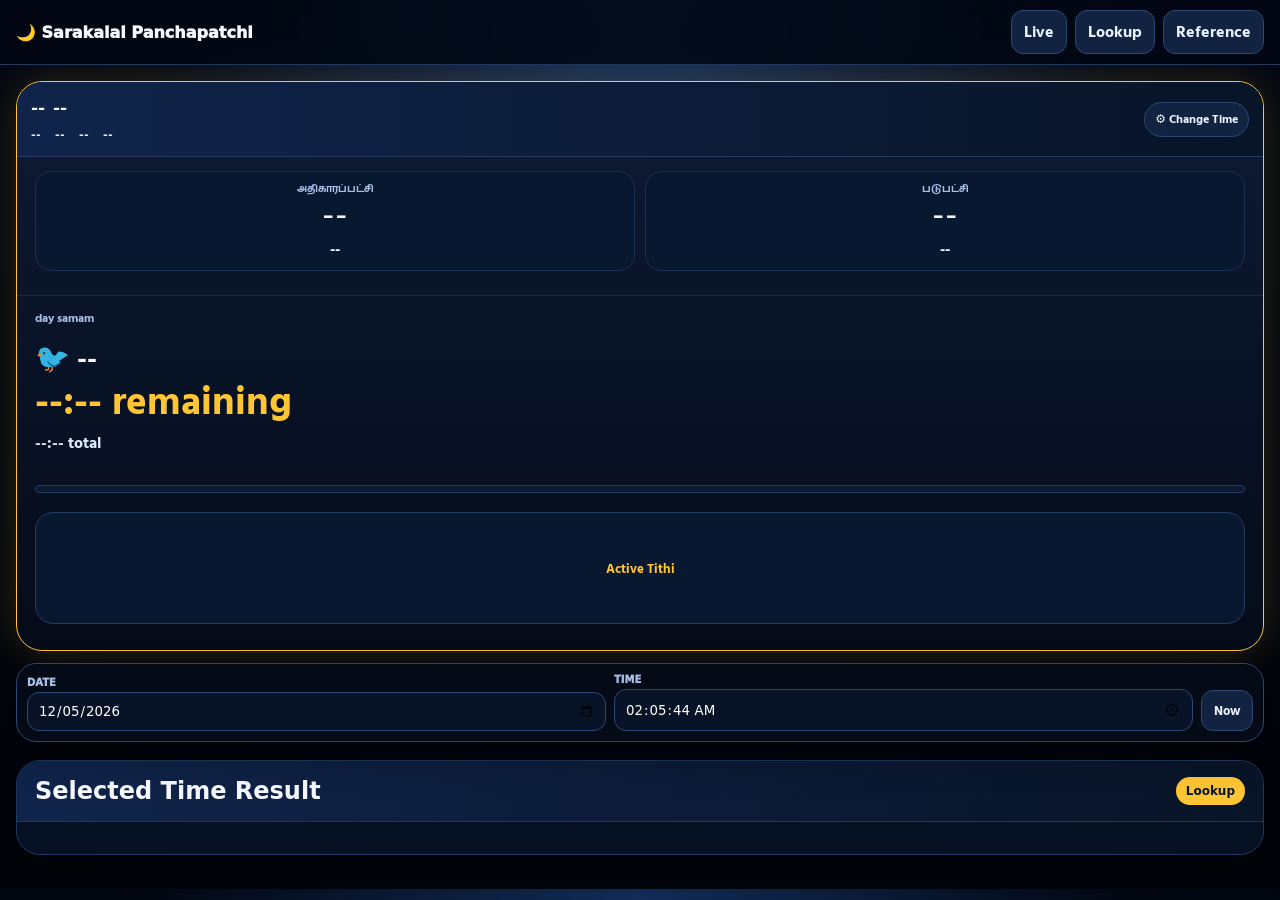
<file: lookup.html>
<!doctype html><html lang="ta"><head><meta charset="utf-8"><meta name="viewport" content="width=device-width,initial-scale=1">
<meta name="description" content="Lookup Panchapatchi timing for selected date and time with tithi, atcharam, adhikara, padupatchi and activity strength.">
<meta name="robots" content="index, follow">
<link rel="canonical" href="https://sarakalai.com/lookup.html">
<meta name="theme-color" content="#020713">
<meta name="application-name" content="Sarakalai Panchapatchi">
<meta name="apple-mobile-web-app-title" content="Sarakalai">
<meta name="apple-mobile-web-app-capable" content="yes">
<meta name="apple-mobile-web-app-status-bar-style" content="black-translucent">

<meta property="og:type" content="website">
<meta property="og:site_name" content="Sarakalai Panchapatchi">
<meta property="og:title" content="Sarakalai Panchapatchi Live Timing">
<meta property="og:description" content="Live Panchapatchi timing app with local sunrise and sunset, moon tithi, rasi, nakshatra, atcharam, adhikara, padupatchi, countdown and activity strength.">
<meta property="og:url" content="https://sarakalai.com/">
<meta property="og:locale" content="ta_IN">

<meta name="twitter:card" content="summary">
<meta name="twitter:title" content="Sarakalai Panchapatchi Live Timing">
<meta name="twitter:description" content="Live Panchapatchi timing app with local sunrise and sunset, moon tithi, rasi, nakshatra, atcharam, adhikara, padupatchi, countdown and activity strength.">

<script type="application/ld+json">
{
  "@context": "https://schema.org",
  "@type": "WebApplication",
  "name": "Sarakalai Panchapatchi",
  "url": "https://sarakalai.com",
  "applicationCategory": "LifestyleApplication",
  "operatingSystem": "Any",
  "description": "Live Panchapatchi timing app with local sunrise and sunset, moon tithi, rasi, nakshatra, atcharam, adhikara, padupatchi, countdown and activity strength.",
  "inLanguage": [
    "ta",
    "en"
  ]
}
</script><title>Panchapatchi Lookup | Sarakalai</title><link rel="stylesheet" href="assets/css/style.css"><link rel="manifest" href="site.webmanifest">
</head><body class="lookup-page"><nav class="nav"><div class="nav-inner"><div class="brand">🌙 Sarakalai Panchapatchi</div><div class="menu"><a class="btn" href="index.html">Live</a><a class="btn" href="lookup.html">Lookup</a><a class="btn" href="reference.html">Reference</a></div></div></nav><main class="wrap">
<section class="live-card v032">
  <div class="live-card-head v032-head">
    <div>
      <div class="v032-title-line"><span id="moonPhaseTitle">--</span><span id="todayText">--</span></div>
      <div class="v032-meta-line"><span id="rasiText">--</span><span id="nakText">--</span><span id="padaText">--</span><span id="lordText">--</span></div>
    </div>
    <button id="changeTimingBtn" class="tiny-btn v032-change">⚙ Change Time</button>
  </div>
  <div class="live-section">
    <div class="v032-birds">
      <div class="v032-bird-box"><small>அதிகாரப்பட்சி</small><div class="emoji" id="adhiEmoji">--</div><b id="adhiText">--</b></div>
      <div class="v032-bird-box"><small>படுபட்சி</small><div class="emoji" id="paduEmoji">--</div><b id="paduText">--</b></div>
    </div>
    
  </div>
  <div class="live-section">
    <div class="v033-main-row">
      <div>
        <div class="samam-label" id="samamText">day samam</div>
        <div class="samam-dots" id="samamDots"></div>
        <div class="v032-activity">
          <div class="v032-activity-title" id="currentTitle">🐦 --</div>
          <div class="v032-remaining" id="countdownText">--:-- remaining</div>
          <div class="duration-line" id="activityDurationText">--:-- total</div>
          <div class="progress"><div class="bar" id="activityBar"></div></div>
          <div class="percent-line" id="activityPercentText">0% complete</div>
          <div class="quality-line" id="qualityText">--</div>
          <div class="twelve-row" id="twelveRow"></div>
          <div class="twelve-caption" id="twelveCaption">12 parts</div>
          <div class="v032-inner-line">
            <div class="inner-dots" id="innerDots"></div>
            <div class="percent-line" id="innerText">Inner Part -- / 5</div>
          </div>
        </div>
      </div>
      <aside class="v033-lunar-side">
        <div id="tithiStrip" class="v033-lunar-curve"></div>
        <div class="v033-tithi-name" id="tithiCaption">Active Tithi</div>
      </aside>
    </div>
    <div class="stats v032-hidden">
      <div class="stat"><b>Sunrise / Sunset</b><span id="sunText">--</span></div>
      <div class="stat"><b>Period</b><span id="periodText">--</span></div>
      <div class="stat"><b>Time</b><span id="currentPath">--</span></div>
    </div>
  </div>
  </div>
</section>
<section class="lookup-dock"><div class="lookup-dock-inner"><div><label for="lookupDate">Date</label><input id="lookupDate" type="date"></div><div><label for="lookupTime">Time</label><input id="lookupTime" type="time" step="1"></div><button id="lookupNowBtn" type="button">Now</button></div></section>
<section class="section"><div class="section-head"><h2>Selected Time Result</h2><span class="badge">Lookup</span></div><div class="pad"><div class="card-list" id="cardList"></div></div></section>
</main><script>window.SARAKALAI_LOOKUP_PAGE=true;</script>
<script src="assets/js/app.js"></script>
<script src="assets/js/lookup.js"></script><div class="mobile-bottom-nav">
<a class="" href="index.html"><span class="ico">🏠</span><span>Live</span></a>
<a class="active" href="lookup.html"><span class="ico">🔎</span><span>Lookup</span></a>
<a class="" href="reference.html"><span class="ico">📖</span><span>Info</span></a>
</div>
</body></html>
</file>
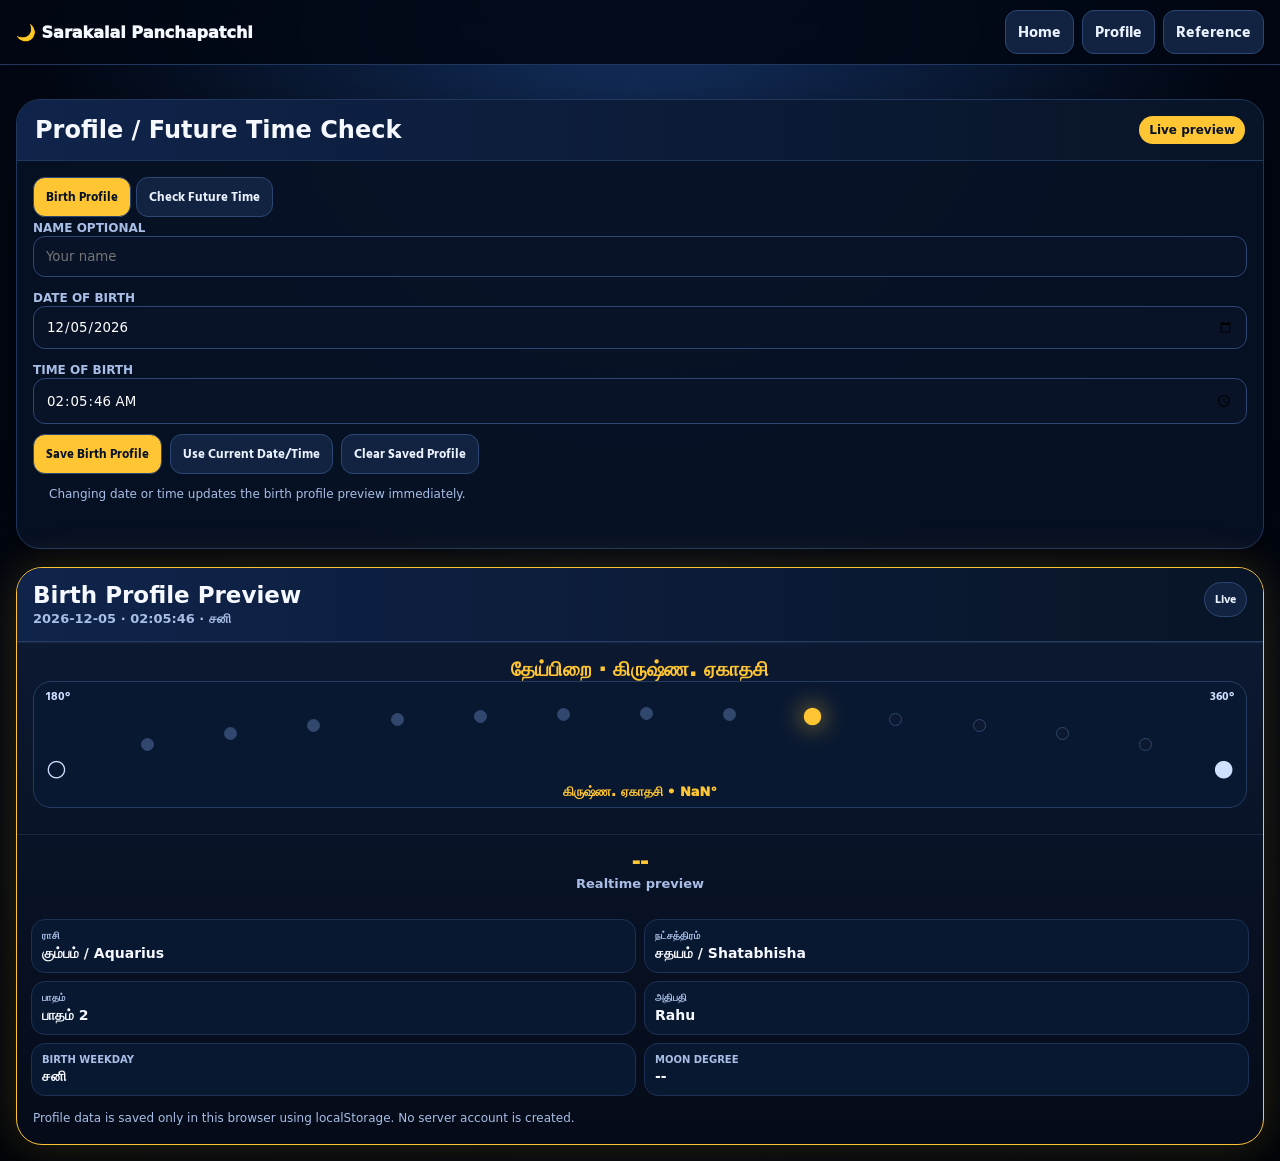
<file: profile.html>
<!doctype html>
<html lang="ta">
<head>
<meta charset="utf-8">
<meta name="viewport" content="width=device-width,initial-scale=1">
<meta name="description" content="Create a private browser-saved Panchapatchi birth profile from date of birth and time of birth, with moon phase, tithi, rasi, nakshatra, pada and star lord.">
<meta name="robots" content="index, follow">
<link rel="canonical" href="https://sarakalai.com/profile.html">
<meta name="theme-color" content="#020713">
<meta name="application-name" content="Sarakalai Panchapatchi">
<meta name="apple-mobile-web-app-title" content="Sarakalai">
<meta name="apple-mobile-web-app-capable" content="yes">
<meta name="apple-mobile-web-app-status-bar-style" content="black-translucent">

<meta property="og:type" content="website">
<meta property="og:site_name" content="Sarakalai Panchapatchi">
<meta property="og:title" content="Panchapatchi Birth Profile | Sarakalai">
<meta property="og:description" content="Create a private browser-saved Panchapatchi birth profile from date of birth and time of birth, with moon phase, tithi, rasi, nakshatra, pada and star lord.">
<meta property="og:url" content="https://sarakalai.com/profile.html">
<meta property="og:locale" content="ta_IN">

<meta name="twitter:card" content="summary">
<meta name="twitter:title" content="Panchapatchi Birth Profile | Sarakalai">
<meta name="twitter:description" content="Create a private browser-saved Panchapatchi birth profile from date of birth and time of birth, with moon phase, tithi, rasi, nakshatra, pada and star lord.">

<script type="application/ld+json">
{
  "@context": "https://schema.org",
  "@type": "WebApplication",
  "name": "Sarakalai Panchapatchi",
  "url": "https://sarakalai.com",
  "applicationCategory": "LifestyleApplication",
  "operatingSystem": "Any",
  "description": "Create a private browser-saved Panchapatchi birth profile from date of birth and time of birth, with moon phase, tithi, rasi, nakshatra, pada and star lord.",
  "inLanguage": [
    "ta",
    "en"
  ]
}
</script>
<title>Panchapatchi Birth Profile | Sarakalai</title>
<link rel="stylesheet" href="assets/css/style.css">
<link rel="manifest" href="site.webmanifest">
</head>
<body>
<nav class="nav"><div class="nav-inner"><div class="brand">🌙 Sarakalai Panchapatchi</div><div class="menu"><a class="btn" href="index.html">Home</a><a class="btn" href="profile.html">Profile</a><a class="btn" href="reference.html">Reference</a></div></div></nav>
<main class="wrap">
  <section class="section">
    <div class="section-head"><h2>Profile / Future Time Check</h2><span class="badge">Live preview</span></div>
    <div class="pad">
      <div class="profile-mode">
        <button class="primary active" id="birthModeBtn" type="button">Birth Profile</button>
        <button id="futureModeBtn" type="button">Check Future Time</button>
      </div>
      <div class="profile-form">
        <div><label for="profileName">Name optional</label><input id="profileName" type="text" placeholder="Your name"></div>
        <div><label for="profileDob" id="dateLabel">Date of birth</label><input id="profileDob" type="date"></div>
        <div><label for="profileTob" id="timeLabel">Time of birth</label><input id="profileTob" type="time" step="1"></div>
      </div>
      <div class="profile-actions">
        <button class="primary" id="saveProfileBtn">Save Birth Profile</button>
        <button id="nowProfileBtn">Use Current Date/Time</button>
        <button id="clearProfileBtn">Clear Saved Profile</button>
      </div>
      <p class="profile-note" id="profileHelp">Change date or time and the card updates instantly. Use Future Time mode to test a good time before saving anything.</p>
    </div>
  </section>

  <section class="profile-card" id="profileCard" style="display:none">
    <div class="profile-card-head">
      <div>
        <h1 id="profileTitle">Live Preview</h1>
        <div class="profile-sub" id="profileBirthText">Change date/time to preview instantly</div>
      </div>
      <a class="btn tiny-btn" href="index.html">Live</a>
    </div>

    <div class="profile-big">
      <div class="phase" id="profilePhase">--</div>
      <div class="v033-lunar-side" style="margin-top:12px;min-height:220px">
        <div class="v033-lunar-curve" id="profileLunarCurve">--</div>
        <div class="v033-tithi-name" id="profileTithi">--</div>
      </div>
    </div>

    <div class="profile-big">
      <div class="phase" id="profileQuality">--</div>
      <div class="profile-sub" id="profileFutureNote">Realtime preview</div>
    </div>
    <div class="profile-grid">
      <div><small>ராசி</small><b id="profileRasi">--</b></div>
      <div><small>நட்சத்திரம்</small><b id="profileNak">--</b></div>
      <div><small>பாதம்</small><b id="profilePada">--</b></div>
      <div><small>அதிபதி</small><b id="profileLord">--</b></div>
      <div><small>Birth Weekday</small><b id="profileWeekday">--</b></div>
      <div><small>Moon Degree</small><b id="profileDegree">--</b></div>
    </div>
    <div class="profile-note">Profile data is saved only in this browser using localStorage. No server account is created.</div>
  </section>
</main>
<script src="assets/js/app.js"></script>
<script src="assets/js/profile.js"></script>
<div class="mobile-bottom-nav">
<a class="" href="index.html"><span class="ico">🏠</span><span>Live</span></a>
<a class="active" href="profile.html"><span class="ico">👤</span><span>Profile</span></a>
<a class="" href="reference.html"><span class="ico">📖</span><span>Info</span></a>
</div>
</body>
</html>
</file>
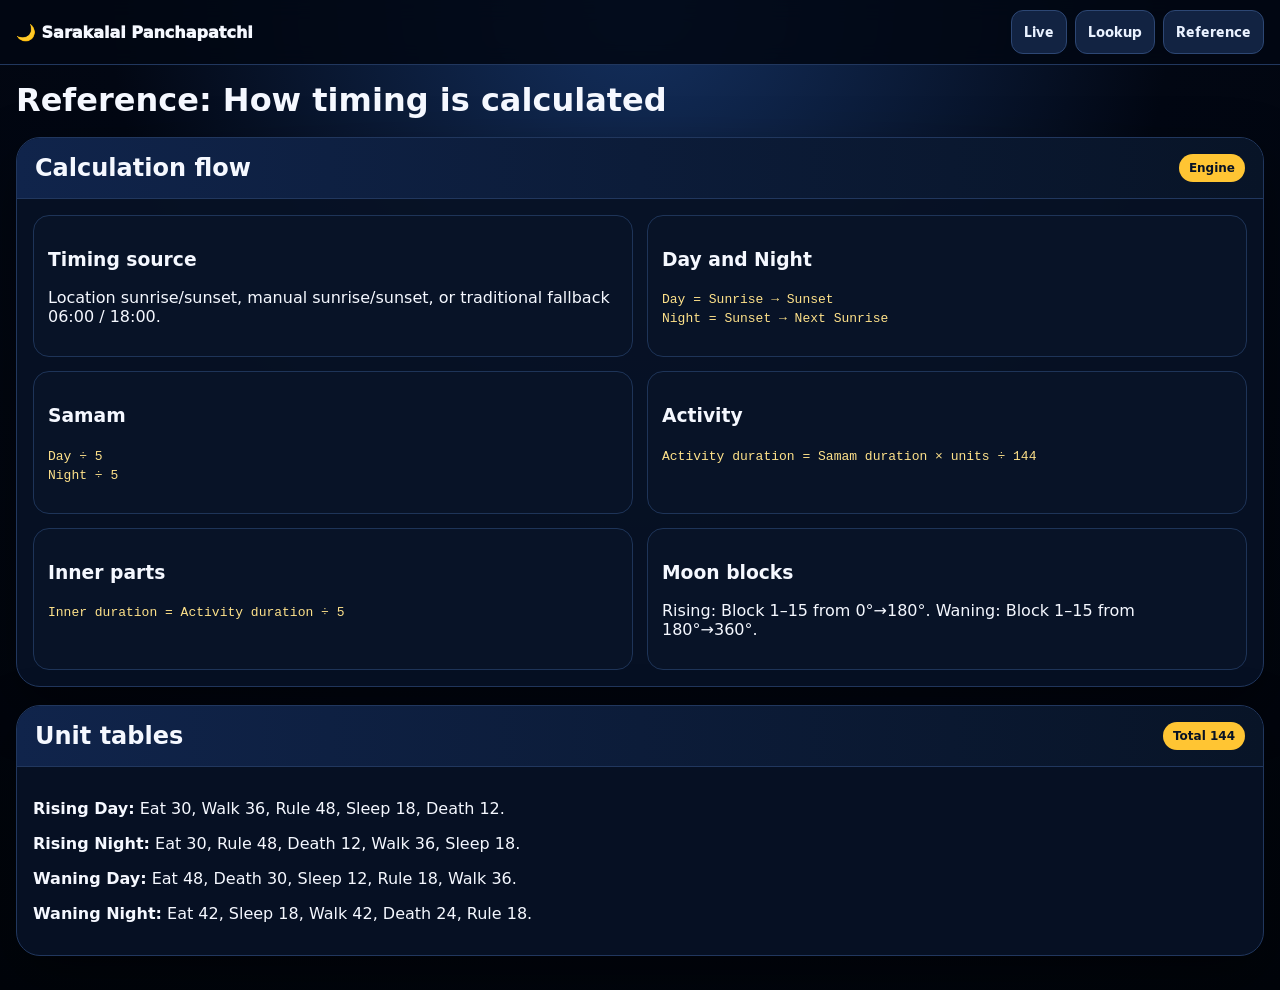
<file: reference.html>
<!doctype html><html lang="en"><head><meta charset="utf-8"><meta name="viewport" content="width=device-width,initial-scale=1">
<meta name="description" content="Reference page explaining Sarakalai Panchapatchi timing calculations, day and night samam, tithi, lunar details, activity durations and inner timing.">
<meta name="robots" content="index, follow">
<link rel="canonical" href="https://sarakalai.com/reference.html">
<meta name="theme-color" content="#020713">
<meta name="application-name" content="Sarakalai Panchapatchi">
<meta name="apple-mobile-web-app-title" content="Sarakalai">
<meta name="apple-mobile-web-app-capable" content="yes">
<meta name="apple-mobile-web-app-status-bar-style" content="black-translucent">

<meta property="og:type" content="website">
<meta property="og:site_name" content="Sarakalai Panchapatchi">
<meta property="og:title" content="Panchapatchi Calculation Reference | Sarakalai">
<meta property="og:description" content="Reference page explaining Sarakalai Panchapatchi timing calculations, day and night samam, tithi, lunar details, activity durations and inner timing.">
<meta property="og:url" content="https://sarakalai.com/reference.html">
<meta property="og:locale" content="ta_IN">

<meta name="twitter:card" content="summary">
<meta name="twitter:title" content="Panchapatchi Calculation Reference | Sarakalai">
<meta name="twitter:description" content="Reference page explaining Sarakalai Panchapatchi timing calculations, day and night samam, tithi, lunar details, activity durations and inner timing.">

<script type="application/ld+json">
{
  "@context": "https://schema.org",
  "@type": "WebApplication",
  "name": "Sarakalai Panchapatchi",
  "url": "https://sarakalai.com",
  "applicationCategory": "LifestyleApplication",
  "operatingSystem": "Any",
  "description": "Reference page explaining Sarakalai Panchapatchi timing calculations, day and night samam, tithi, lunar details, activity durations and inner timing.",
  "inLanguage": [
    "ta",
    "en"
  ]
}
</script><title>Panchapatchi Calculation Reference | Sarakalai</title><link rel="stylesheet" href="assets/css/style.css"><link rel="manifest" href="site.webmanifest">
</head><body><nav class="nav"><div class="nav-inner"><div class="brand">🌙 Sarakalai Panchapatchi</div><div class="menu"><a class="btn" href="index.html">Live</a><a class="btn" href="lookup.html">Lookup</a><a class="btn" href="reference.html">Reference</a></div></div></nav><main class="wrap"><h1>Reference: How timing is calculated</h1><section class="section"><div class="section-head"><h2>Calculation flow</h2><span class="badge">Engine</span></div><div class="pad ref-grid"><div class="formula"><h3>Timing source</h3><p>Location sunrise/sunset, manual sunrise/sunset, or traditional fallback 06:00 / 18:00.</p></div><div class="formula"><h3>Day and Night</h3><p><code>Day = Sunrise → Sunset</code><br><code>Night = Sunset → Next Sunrise</code></p></div><div class="formula"><h3>Samam</h3><p><code>Day ÷ 5</code><br><code>Night ÷ 5</code></p></div><div class="formula"><h3>Activity</h3><p><code>Activity duration = Samam duration × units ÷ 144</code></p></div><div class="formula"><h3>Inner parts</h3><p><code>Inner duration = Activity duration ÷ 5</code></p></div><div class="formula"><h3>Moon blocks</h3><p>Rising: Block 1–15 from 0°→180°. Waning: Block 1–15 from 180°→360°.</p></div></div></section><section class="section"><div class="section-head"><h2>Unit tables</h2><span class="badge">Total 144</span></div><div class="pad"><p><b>Rising Day:</b> Eat 30, Walk 36, Rule 48, Sleep 18, Death 12.</p><p><b>Rising Night:</b> Eat 30, Rule 48, Death 12, Walk 36, Sleep 18.</p><p><b>Waning Day:</b> Eat 48, Death 30, Sleep 12, Rule 18, Walk 36.</p><p><b>Waning Night:</b> Eat 42, Sleep 18, Walk 42, Death 24, Rule 18.</p></div></section></main><script src="assets/js/app.js"></script><div class="mobile-bottom-nav">
<a class="" href="index.html"><span class="ico">🏠</span><span>Live</span></a>
<a class="" href="lookup.html"><span class="ico">🔎</span><span>Lookup</span></a>
<a class="active" href="reference.html"><span class="ico">📖</span><span>Info</span></a>
</div>
</body></html>
</file>
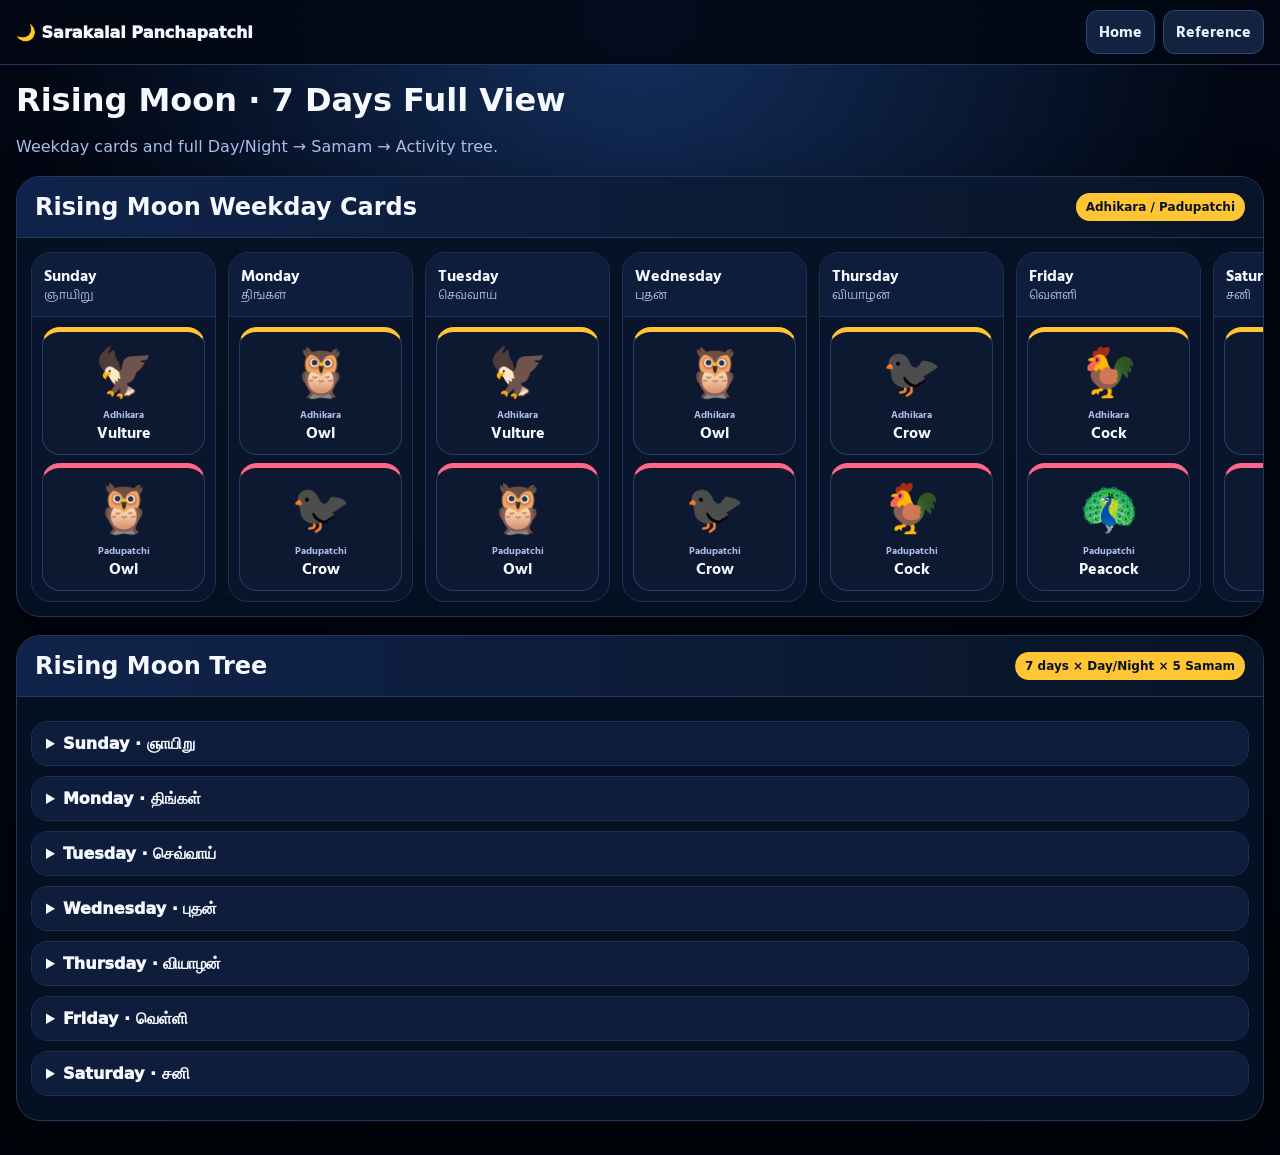
<file: rising.html>
<!doctype html><html lang="ta"><head><meta charset="utf-8"><meta name="viewport" content="width=device-width,initial-scale=1"><title>Rising Moon 7 Days</title><link rel="stylesheet" href="assets/css/style.css"></head><body><nav class="nav"><div class="nav-inner"><div class="brand">🌙 Sarakalai Panchapatchi</div><div class="menu"><a class="btn" href="index.html">Home</a><a class="btn" href="rising.html">Rising 7 Days</a><a class="btn" href="waning.html">Waning 7 Days</a><a class="btn" href="reference.html">Reference</a></div></div></nav><main class="wrap"><h1>Rising Moon · 7 Days Full View</h1><p class="lead">Weekday cards and full Day/Night → Samam → Activity tree.</p><section class="section"><div class="section-head"><h2>Rising Moon Weekday Cards</h2><span class="badge">Adhikara / Padupatchi</span></div><div class="grid7" id="risingWeek"></div></section><section class="section"><div class="section-head"><h2>Rising Moon Tree</h2><span class="badge">7 days × Day/Night × 5 Samam</span></div><div class="tree" id="risingTree"></div></section></main><script src="assets/js/app.js"></script><div class="mobile-bottom-nav">
<a class="" href="index.html"><span class="ico">🏠</span><span>Live</span></a>
<a class="active" href="rising.html"><span class="ico">🌔</span><span>Rising</span></a>
<a class="" href="waning.html"><span class="ico">🌘</span><span>Waning</span></a>
<a class="" href="reference.html"><span class="ico">📖</span><span>Info</span></a>
</div>
</body></html>
</file>
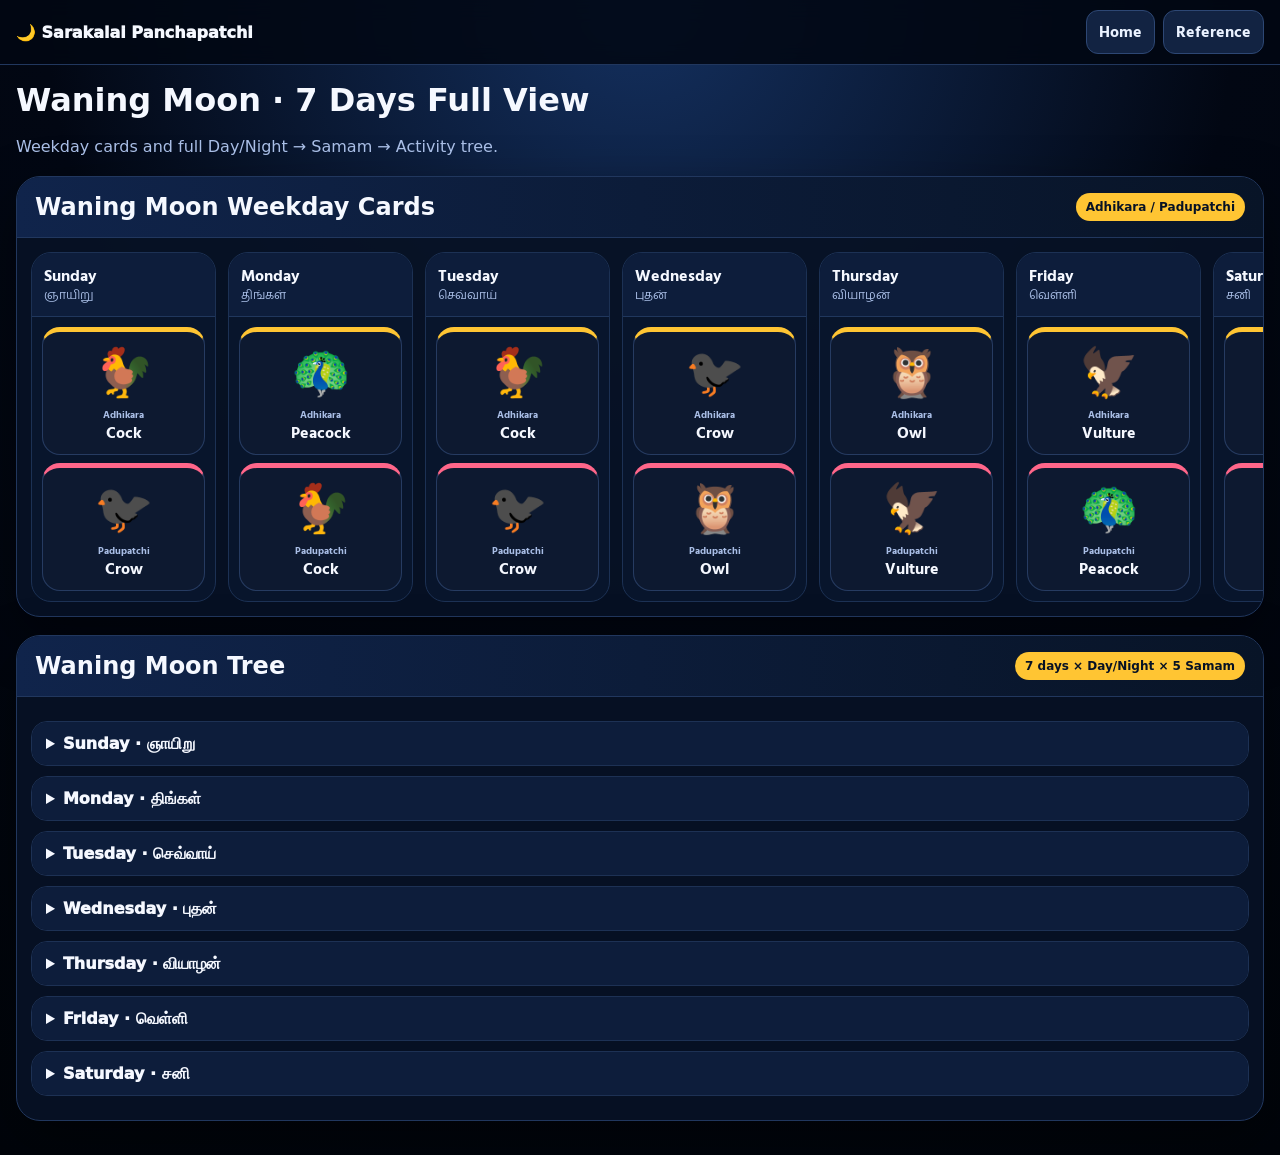
<file: waning.html>
<!doctype html><html lang="ta"><head><meta charset="utf-8"><meta name="viewport" content="width=device-width,initial-scale=1"><title>Waning Moon 7 Days</title><link rel="stylesheet" href="assets/css/style.css"></head><body><nav class="nav"><div class="nav-inner"><div class="brand">🌙 Sarakalai Panchapatchi</div><div class="menu"><a class="btn" href="index.html">Home</a><a class="btn" href="rising.html">Rising 7 Days</a><a class="btn" href="waning.html">Waning 7 Days</a><a class="btn" href="reference.html">Reference</a></div></div></nav><main class="wrap"><h1>Waning Moon · 7 Days Full View</h1><p class="lead">Weekday cards and full Day/Night → Samam → Activity tree.</p><section class="section"><div class="section-head"><h2>Waning Moon Weekday Cards</h2><span class="badge">Adhikara / Padupatchi</span></div><div class="grid7" id="waningWeek"></div></section><section class="section"><div class="section-head"><h2>Waning Moon Tree</h2><span class="badge">7 days × Day/Night × 5 Samam</span></div><div class="tree" id="waningTree"></div></section></main><script src="assets/js/app.js"></script><div class="mobile-bottom-nav">
<a class="" href="index.html"><span class="ico">🏠</span><span>Live</span></a>
<a class="" href="rising.html"><span class="ico">🌔</span><span>Rising</span></a>
<a class="active" href="waning.html"><span class="ico">🌘</span><span>Waning</span></a>
<a class="" href="reference.html"><span class="ico">📖</span><span>Info</span></a>
</div>
</body></html>
</file>
<file: assets/css/style.css>
@import url('https://fonts.googleapis.com/css2?family=Hind+Madurai:wght@300;400;500;600;700&display=swap');

body,
button,
input,
.btn,
.live-card,
.timeline-card,
.day-card,
.mini-card {
  font-family: "Hind Madurai", system-ui, -apple-system, "Segoe UI", sans-serif;
}

.mobile-bottom-nav{display:none}

@media(max-width:760px){
  body{padding-bottom:82px}
  .nav{
    position:static;
    border-bottom:0;
    background:transparent;
    backdrop-filter:none;
  }
  .nav-inner{
    padding:8px 12px 0;
  }
  .nav .menu{
    display:none;
  }
  .brand{
    font-size:13px;
    opacity:.9;
  }
  .mobile-bottom-nav{
    position:fixed;
    z-index:100;
    left:10px;
    right:10px;
    bottom:10px;
    display:grid;
    grid-template-columns:repeat(4,1fr);
    gap:6px;
    padding:8px;
    border:1px solid #2d4774;
    border-radius:22px;
    background:rgba(5,12,25,.92);
    backdrop-filter:blur(18px);
    box-shadow:0 12px 40px rgba(0,0,0,.45);
  }
  .mobile-bottom-nav a{
    text-decoration:none;
    color:#cfe0ff;
    display:grid;
    place-items:center;
    gap:2px;
    border-radius:16px;
    padding:7px 4px;
    font-size:11px;
    font-weight:900;
  }
  .mobile-bottom-nav a .ico{
    font-size:18px;
    line-height:1;
  }
  .mobile-bottom-nav a.active{
    background:var(--gold);
    color:#071225;
  }
}


:root{--bg:#020713;--panel:#071225;--line:#21375e;--text:#f5f8ff;--muted:#a9bee6;--gold:#ffc533;--red:#ff668a;--blue:#4cc9ff;--green:#3ee6ad;--violet:#ad8cff}
*{box-sizing:border-box}body{margin:0;background:radial-gradient(circle at top,#14305f 0,#020713 45%,#01040a 100%);color:var(--text);font-family:system-ui,-apple-system,Segoe UI,sans-serif}.wrap{max-width:1450px;margin:auto;padding:16px}.nav{position:sticky;top:0;z-index:20;background:#020713dd;backdrop-filter:blur(10px);border-bottom:1px solid var(--line)}.nav-inner{max-width:1450px;margin:auto;padding:10px 16px;display:flex;justify-content:space-between;gap:10px;align-items:center}.brand{font-weight:950}.menu{display:flex;gap:8px;flex-wrap:wrap}.btn,button{background:#122342;color:#eaf2ff;border:1px solid #2d4774;padding:10px 12px;border-radius:12px;font-weight:900;text-decoration:none;cursor:pointer}.primary{background:var(--gold)!important;color:#071225!important}.hero{display:grid;grid-template-columns:1.2fr .8fr;gap:18px;margin-top:18px}.panel,.section{border:1px solid var(--line);background:#071225ee;border-radius:24px;box-shadow:0 20px 55px #0006;overflow:hidden}.pad{padding:16px}h1{margin:0 0 8px;font-size:32px}.lead{color:var(--muted);line-height:1.45}.section{margin:18px 0}.section-head{padding:16px 18px;background:linear-gradient(90deg,#10244b,#081427);display:flex;justify-content:space-between;gap:12px;align-items:center;border-bottom:1px solid var(--line)}.section-head h2{margin:0}.badge{background:var(--gold);color:#071225;border-radius:999px;padding:7px 10px;font-weight:900;font-size:12px}.current{border-color:var(--gold);box-shadow:0 0 38px #ffc53322}.current-grid{display:grid;grid-template-columns:118px 1fr;gap:16px;align-items:center}.current-icon{font-size:76px;width:118px;height:118px;border-radius:30px;background:#101f3c;display:grid;place-items:center;border:1px solid #324c78}.current-title{font-size:27px;font-weight:950}.current-path{color:var(--muted);font-size:13px}.big-count{font-size:34px;font-weight:950;color:var(--gold);margin-top:8px}.progress{height:12px;background:#071123;border:1px solid #20385e;border-radius:99px;overflow:hidden;margin-top:12px}.bar{height:100%;background:linear-gradient(90deg,var(--gold),#fff0a0);width:0%}.micro-grid{display:grid;grid-template-columns:repeat(5,1fr);gap:8px;margin-top:12px}.micro{border:1px solid #2b4169;background:#0c1930;border-radius:14px;padding:9px;text-align:center;font-size:12px;font-weight:900}.micro.active{border-color:var(--gold);background:#ffc53322}.micro small{display:block;color:var(--muted);font-size:10px}.stats,.context{display:grid;grid-template-columns:repeat(4,1fr);gap:10px;margin-top:14px}.stat,.context div{background:#091831;border:1px solid #1d3154;border-radius:16px;padding:10px}.stat b,.context small{display:block;font-size:11px;color:var(--muted);text-transform:uppercase}.stat span,.context b{font-weight:900}.controls{display:flex;gap:8px;flex-wrap:wrap;margin-top:14px}.input-panel{background:#091831;border:1px solid #1d3154;border-radius:16px;padding:12px;margin-top:12px}.input-panel input{padding:10px;border-radius:10px;border:1px solid #2d4774;background:#081327;color:white;margin:6px 6px 6px 0}.status{background:#0a1832;border:1px solid #2d4774;border-radius:16px;padding:10px 12px;font-size:13px}.status b{display:block}.moon-wheel{position:relative;height:320px;max-width:360px;margin:auto}.moon-dot{position:absolute;width:36px;height:36px;border-radius:50%;background:#0b1831;border:1px solid #324c78;color:#dbe8ff;display:grid;place-items:center;font-size:11px;font-weight:900}.moon-dot.active{background:var(--gold);color:#071225;box-shadow:0 0 28px #ffc533cc;transform:scale(1.15)}.moon-center{position:absolute;left:50%;top:50%;transform:translate(-50%,-50%);text-align:center}.moon-center .moon{font-size:64px}.moon-center b{display:block}.card-list{display:grid;gap:12px}.timeline-card{border:1px solid #2b4169;background:#0c1930;border-radius:20px;padding:14px}.timeline-card.active{border-color:var(--gold);box-shadow:0 0 25px #ffc53333}.topline{display:flex;justify-content:space-between;color:#bfd3ff;font-size:12px;font-weight:850}.body{display:grid;grid-template-columns:88px 1fr;gap:12px;align-items:center;margin-top:8px}.birdbig{width:88px;height:88px;border-radius:22px;background:#101f3c;display:grid;place-items:center;font-size:56px;border:1px solid #31476e}.name{font-size:21px;font-weight:950}.time{font-weight:850;margin-top:4px}.grid7{display:grid;grid-template-columns:repeat(7,minmax(185px,1fr));gap:12px;padding:14px}.day-card{background:#08152c;border:1px solid #1c3154;border-radius:20px;overflow:hidden}.day-head{padding:12px;background:#0d1d3b;border-bottom:1px solid #20375d}.day-head span{display:block;color:var(--muted);font-size:12px}.birdpair{display:grid;gap:8px;padding:10px}.role-card{background:#0d1930;border:1px solid #263b61;border-radius:18px;padding:10px;text-align:center}.role-card.adhi{border-top:5px solid var(--gold)}.role-card.padu{border-top:5px solid var(--red)}.role-card .emoji{font-size:48px}.role-card .role{font-size:10px;color:var(--muted);font-weight:900}.role-card .bname{font-weight:950}.tree{padding:14px}.tree details{border:1px solid #1d3154;border-radius:16px;background:#08152c;margin:10px 0;overflow:hidden}.tree summary{cursor:pointer;padding:12px 14px;font-weight:950;background:#0d1d3b}.tree details details{margin:10px 12px;background:#0a1832}.samam{padding:14px 16px;border-top:1px solid #172945}.samam-title{display:flex;justify-content:space-between;margin-bottom:10px}.card-row{display:flex;gap:10px;overflow-x:auto}.mini-card{min-width:190px;border:1px solid #2b4169;background:#0c1930;border-radius:18px;padding:12px}.bird-img{height:88px;font-size:56px;display:grid;place-items:center;border-radius:18px;background:#101f3c;border:1px solid #31476e}.activity{font-size:18px;font-weight:950}.units{font-size:22px;color:var(--gold);font-weight:950}.eat{border-top:5px solid var(--gold)}.walk{border-top:5px solid var(--blue)}.rule{border-top:5px solid var(--green)}.sleep{border-top:5px solid var(--violet)}.death{border-top:5px solid var(--red)}.ref-grid{display:grid;grid-template-columns:repeat(2,1fr);gap:14px}.formula{background:#081327;border:1px solid #1e3458;border-radius:16px;padding:14px}.formula code{color:#ffe28a}@media(max-width:1050px){.hero{grid-template-columns:1fr}.grid7{grid-template-columns:repeat(3,1fr)}.ref-grid{grid-template-columns:1fr}}@media(max-width:760px){.wrap{padding:12px}.nav-inner{align-items:flex-start;flex-direction:column}.grid7{grid-template-columns:1fr}.current-grid{grid-template-columns:88px 1fr}.current-icon{width:88px;height:88px;font-size:56px}.stats,.context{grid-template-columns:repeat(2,1fr)}h1{font-size:25px}.big-count{font-size:27px}.body{grid-template-columns:72px 1fr}.birdbig{width:72px;height:72px;font-size:46px}}

.moon-card-detail{margin-top:12px}
.tithi-track{position:relative;height:230px;margin-top:12px;border:1px solid #21375e;border-radius:28px;background:linear-gradient(180deg,#08152c,#050b18);overflow:hidden}
.tithi-row{position:absolute;left:12px;right:12px;display:grid;grid-template-columns:repeat(16,1fr);gap:4px}
.tithi-row.top{top:18px}.tithi-row.bottom{bottom:18px}
.tithi-item{min-width:0;border:1px solid #263b61;background:#0d1930;border-radius:14px;padding:7px 4px;text-align:center;font-size:10px;font-weight:900;color:#cfe0ff}
.tithi-item .emoji{display:block;font-size:19px;line-height:1.1;margin-bottom:2px}
.tithi-item.active{background:var(--gold);color:#071225;border-color:var(--gold);box-shadow:0 0 24px rgba(255,197,51,.65);transform:scale(1.05)}
.tithi-line-label{position:absolute;left:50%;transform:translateX(-50%);font-size:12px;color:var(--muted);font-weight:900;text-align:center}
.tithi-line-label.top-label{top:105px}.tithi-line-label.bottom-label{top:126px}
.moon-detail-grid{display:grid;grid-template-columns:repeat(2,1fr);gap:8px;margin-top:12px}
.moon-detail-grid div{background:#091831;border:1px solid #1d3154;border-radius:14px;padding:10px}
.moon-detail-grid small{display:block;color:var(--muted);font-size:10px;text-transform:uppercase;font-weight:900}
.moon-detail-grid b{display:block;margin-top:3px;font-size:14px}
@media(max-width:760px){
.tithi-track{height:280px}.tithi-row{grid-template-columns:repeat(8,1fr)}
.tithi-row.top{top:12px}.tithi-row.bottom{bottom:12px}
.tithi-line-label.top-label{top:129px}.tithi-line-label.bottom-label{top:151px}
.moon-detail-grid{grid-template-columns:1fr}
}

.live-card{border:1px solid var(--gold);background:linear-gradient(180deg,#0d1b35,#050b18);border-radius:26px;box-shadow:0 0 42px rgba(255,197,51,.18);overflow:hidden}
.live-card-head{display:flex;justify-content:space-between;gap:12px;align-items:flex-start;padding:16px 18px;border-bottom:1px solid #263b61;background:linear-gradient(90deg,#10244b,#081427)}
.live-card-head h1{font-size:24px;margin:0 0 4px}.live-card-head .tithi-title{color:var(--gold);font-weight:950;font-size:18px}.tiny-btn{padding:8px 10px;font-size:12px;border-radius:999px}.live-section{padding:14px 18px;border-bottom:1px solid #172945}.live-section:last-child{border-bottom:0}
.tithi-strip{display:flex;align-items:center;gap:6px;overflow-x:auto;padding:6px 2px}.tithi-dot{min-width:24px;height:24px;border-radius:50%;background:#0d1930;border:1px solid #31476e;display:grid;place-items:center;font-size:10px;font-weight:900;color:#cfe0ff}.tithi-dot.active{background:var(--gold);color:#071225;border-color:var(--gold);box-shadow:0 0 22px rgba(255,197,51,.7);transform:scale(1.15)}.tithi-end{font-size:12px;color:var(--muted);font-weight:900;white-space:nowrap}.tithi-caption{text-align:center;color:var(--muted);font-size:11px;font-weight:900;margin-top:4px}
.live-info-grid{display:grid;grid-template-columns:repeat(2,1fr);gap:8px}.live-info-grid div{background:#091831;border:1px solid #1d3154;border-radius:14px;padding:10px}.live-info-grid small{display:block;color:var(--muted);font-size:10px;text-transform:uppercase;font-weight:900}.live-info-grid b{display:block;margin-top:3px;font-size:14px}
.role-inline{display:grid;grid-template-columns:repeat(3,1fr);gap:8px}.role-inline div{background:#091831;border:1px solid #1d3154;border-radius:14px;padding:10px}.role-inline small{display:block;color:var(--muted);font-size:10px;text-transform:uppercase;font-weight:900}.role-inline b{display:block;margin-top:3px}.activity-live{display:grid;grid-template-columns:92px 1fr;gap:14px;align-items:center}.activity-live .bird-now{width:92px;height:92px;border-radius:24px;background:#101f3c;border:1px solid #31476e;display:grid;place-items:center;font-size:60px}.activity-name{font-size:25px;font-weight:950}.remaining{font-size:31px;color:var(--gold);font-weight:950;margin:6px 0}.duration-line{color:#dbe8ff;font-weight:900;margin-bottom:8px}.percent-line{color:var(--muted);font-size:12px;font-weight:900;margin-top:5px}.inner-dots{display:flex;gap:8px;margin-top:12px;align-items:center}.inner-dot{width:24px;height:24px;border-radius:50%;border:1px solid #31476e;background:#0d1930}.inner-dot.done{background:#31476e}.inner-dot.active{background:var(--gold);border-color:var(--gold);box-shadow:0 0 18px rgba(255,197,51,.7);transform:scale(1.18)}
@media(max-width:760px){.activity-live{grid-template-columns:74px 1fr}.activity-live .bird-now{width:74px;height:74px;font-size:48px}.activity-name{font-size:20px}.remaining{font-size:25px}.role-inline{grid-template-columns:1fr}.live-info-grid{grid-template-columns:1fr}}


.star-combo{
  background:#091831;
  border:1px solid #1d3154;
  border-radius:16px;
  padding:11px;
}
.star-combo .star-name{font-size:16px;font-weight:950}
.star-combo .star-sub{color:var(--muted);font-weight:900;font-size:13px;margin-top:2px}
.role-split{
  display:grid;
  grid-template-columns:1fr 1fr;
  gap:8px;
}
.role-split .role-box{
  background:#091831;
  border:1px solid #1d3154;
  border-radius:16px;
  padding:10px;
  text-align:center;
}
.role-split .role-box .emoji{font-size:30px}
.role-split .role-box small{display:block;color:var(--muted);font-size:10px;text-transform:uppercase;font-weight:900}
.role-split .role-box b{display:block;font-size:14px}
@media(max-width:760px){
  .live-info-grid{display:block}
  .live-info-grid > div:not(.star-combo){display:none}
}

/* v032 compact live-card redesign */
.live-card.v032{overflow:hidden}
.live-card-head.v032-head{align-items:center;padding:12px 14px}
.v032-title-line{display:flex;gap:8px;align-items:center;flex-wrap:wrap;font-size:20px;font-weight:950}
.v032-meta-line{display:flex;gap:14px;flex-wrap:wrap;color:#dbe8ff;font-weight:900;font-size:13px;margin-top:4px}
.v032-meta-line span{white-space:nowrap}.v032-change{margin-left:auto;white-space:nowrap}
.v032-birds{display:grid;grid-template-columns:1fr 1fr;gap:10px;margin-bottom:10px}
.v032-bird-box{background:#091831;border:1px solid #1d3154;border-radius:16px;padding:10px;text-align:center}
.v032-bird-box small{display:block;color:var(--muted);font-size:10px;text-transform:uppercase;font-weight:900;margin-bottom:3px}
.v032-bird-box .emoji{font-size:36px;line-height:1}.v032-bird-box b{display:block;margin-top:4px;font-size:15px}
.v032-separator{height:1px;background:#2d4774;margin:10px 0}
.v032-tithi-line{display:flex;align-items:center;gap:6px;overflow-x:auto;padding:4px 0 2px}.v032-tithi-line .tithi-dot{min-width:20px;width:20px;height:20px;font-size:8px}.v032-tithi-line .tithi-end{font-size:11px}
.v032-caption{text-align:center;color:var(--muted);font-size:11px;font-weight:900;margin-top:4px}
.samam-dots{display:flex;gap:8px;align-items:center;margin:6px 0 12px}.samam-dot{width:22px;height:22px;border-radius:50%;border:1px solid #31476e;background:#0d1930;display:grid;place-items:center;font-size:11px;font-weight:950;color:#cfe0ff}.samam-dot.done{background:#31476e}.samam-dot.active{background:var(--gold);border-color:var(--gold);color:#071225;box-shadow:0 0 18px rgba(255,197,51,.7);transform:scale(1.16)}
.samam-label{color:var(--muted);font-size:12px;font-weight:900;margin-bottom:4px}.v032-activity{display:block}.v032-activity-title{font-size:23px;font-weight:950;margin-bottom:8px}.v032-remaining{font-size:28px;color:var(--gold);font-weight:950;margin:4px 0 10px}.v032-inner-line{display:flex;align-items:center;gap:10px;flex-wrap:wrap;margin-top:12px}.v032-inner-line .inner-dots{margin-top:0}.v032-hidden{display:none!important}
@media(max-width:760px){.live-card-head.v032-head{padding:10px 12px}.v032-title-line{font-size:17px}.v032-meta-line{gap:8px;font-size:12px}.v032-change{font-size:11px;padding:7px 8px}.v032-bird-box .emoji{font-size:30px}.v032-activity-title{font-size:20px}.v032-remaining{font-size:24px}}

/* v033: lunar arc moved to right side of live activity */
.v033-main-row{display:grid;grid-template-columns:minmax(0,1fr) 118px;gap:10px;align-items:center}
.v033-lunar-side{border:1px solid #263b61;background:#091831;border-radius:18px;padding:8px;min-height:160px;display:flex;flex-direction:column;justify-content:center}
.v033-lunar-curve{font-family:monospace;white-space:pre;text-align:center;line-height:1.05;font-size:13px;color:#cfe0ff}
.v033-tithi-name{color:var(--gold);font-weight:950;font-size:10px;text-align:center;margin-top:6px;line-height:1.2}
.v033-old-lunar-section{display:none!important}
@media(max-width:760px){.v033-main-row{grid-template-columns:minmax(0,1fr) 96px;gap:8px}.v033-lunar-side{min-height:148px;padding:6px}.v033-lunar-curve{font-size:11px}.v033-tithi-name{font-size:9px}.v032-remaining{font-size:22px}.v032-activity-title{font-size:19px}}

/* v034: taller detailed lunar side panel */
.v033-main-row{
  grid-template-columns:minmax(0,1fr) 152px;
  align-items:stretch;
}
.v033-lunar-side{
  min-height:240px;
  padding:10px 8px;
  border-radius:22px;
}
.v033-lunar-curve{
  font-size:16px;
  line-height:1.16;
}
.v033-tithi-name{
  font-size:13px;
  line-height:1.25;
  margin-top:8px;
}
.v034-lunar-small{
  margin-top:6px;
  color:var(--muted);
  font-size:10px;
  font-weight:900;
  text-align:center;
}
.v034-lunar-legend{
  display:flex;
  justify-content:center;
  gap:8px;
  margin-top:7px;
  font-size:10px;
  color:var(--muted);
  font-weight:900;
}
.v034-lunar-legend span b{
  color:var(--gold);
}
@media(max-width:760px){
  .v033-main-row{
    grid-template-columns:minmax(0,1fr) 150px;
    gap:10px;
  }
  .v033-lunar-side{
    min-height:250px;
    padding:10px 7px;
  }
  .v033-lunar-curve{
    font-size:15px;
    line-height:1.18;
  }
  .v032-activity-title{
    font-size:22px;
  }
  .v032-remaining{
    font-size:26px;
  }
}
@media(max-width:390px){
  .v033-main-row{
    grid-template-columns:minmax(0,1fr) 138px;
  }
  .v033-lunar-curve{
    font-size:14px;
  }
}

/* v035: 12-part visible strength row */
.twelve-row{
  display:flex;
  align-items:center;
  gap:6px;
  flex-wrap:nowrap;
  margin-top:12px;
  overflow-x:auto;
  padding:4px 2px;
}
.twelve-bubble{
  display:grid;
  place-items:center;
  border-radius:999px;
  border:1px solid #31476e;
  background:#0d1930;
  color:#cfe0ff;
  font-weight:950;
  flex:0 0 auto;
}
.twelve-bubble.big{
  width:26px;
  height:26px;
  font-size:12px;
}
.twelve-bubble.small{
  width:12px;
  height:12px;
  font-size:0;
}
.twelve-bubble.passed{
  background:#31476e;
}
.twelve-bubble.active{
  background:var(--gold);
  color:#071225;
  border-color:var(--gold);
  box-shadow:0 0 18px rgba(255,197,51,.75);
  transform:scale(1.18);
}
.twelve-caption{
  color:var(--muted);
  font-size:11px;
  font-weight:900;
  margin-top:4px;
}
.quality-line{
  margin-top:8px;
  font-size:14px;
  font-weight:950;
  color:var(--gold);
}
@media(max-width:760px){
  .twelve-row{gap:5px}
  .twelve-bubble.big{width:24px;height:24px;font-size:11px}
  .twelve-bubble.small{width:10px;height:10px}
}

/* v036: 12-part row replaces separate progress bar */
.v032-activity .progress{
  display:none;
}
.twelve-row{
  margin-top:10px;
  padding:8px 2px 4px;
  gap:7px;
}
.twelve-bubble.big{
  width:30px;
  height:30px;
  font-size:13px;
}
.twelve-bubble.small{
  width:13px;
  height:13px;
}
.twelve-caption{
  margin-top:2px;
}
@media(max-width:760px){
  .twelve-row{gap:6px}
  .twelve-bubble.big{width:28px;height:28px;font-size:12px}
  .twelve-bubble.small{width:11px;height:11px}
}

/* v037 profile page + simplified nav */
.profile-form{display:grid;gap:10px}
.profile-form label{font-size:12px;color:var(--muted);font-weight:900;text-transform:uppercase}
.profile-form input{width:100%;padding:12px;border-radius:12px;border:1px solid #2d4774;background:#081327;color:white;font-family:inherit}
.profile-actions{display:flex;gap:8px;flex-wrap:wrap;margin-top:10px}
.profile-card{border:1px solid var(--gold);background:linear-gradient(180deg,#0d1b35,#050b18);border-radius:26px;box-shadow:0 0 42px rgba(255,197,51,.18);overflow:hidden;margin-top:16px}
.profile-card-head{display:flex;justify-content:space-between;gap:12px;align-items:flex-start;padding:14px 16px;border-bottom:1px solid #263b61;background:linear-gradient(90deg,#10244b,#081427)}
.profile-card-head h1{font-size:23px;margin:0}
.profile-sub{color:var(--muted);font-size:13px;font-weight:900;margin-top:3px}
.profile-grid{display:grid;grid-template-columns:repeat(2,1fr);gap:8px;padding:14px}
.profile-grid div{background:#091831;border:1px solid #1d3154;border-radius:14px;padding:10px}
.profile-grid small{display:block;color:var(--muted);font-size:10px;text-transform:uppercase;font-weight:900}
.profile-grid b{display:block;margin-top:3px;font-size:14px}
.profile-big{padding:14px 16px;border-top:1px solid #172945;text-align:center}
.profile-big .phase{font-size:20px;font-weight:950;color:var(--gold)}
.profile-note{padding:0 16px 16px;color:var(--muted);font-size:12px;line-height:1.45}
@media(min-width:761px){
  .nav .menu a[href="rising.html"], .nav .menu a[href="waning.html"]{display:none}
}
@media(max-width:760px){
  .mobile-bottom-nav{grid-template-columns:repeat(3,1fr)}
  .mobile-bottom-nav a[href="rising.html"], .mobile-bottom-nav a[href="waning.html"]{display:none}
  .profile-grid{grid-template-columns:1fr}
}

/* v038 live layout fix */
.v033-main-row{grid-template-columns:minmax(0,1fr) 112px!important;gap:8px!important;align-items:start!important}
.v033-lunar-side{min-height:164px!important;max-height:182px!important;padding:7px 5px!important;border-radius:18px!important;align-self:start!important;overflow:hidden!important}
.v033-lunar-curve{font-family:"Hind Madurai",system-ui,sans-serif!important;white-space:normal!important;line-height:1.15!important;font-size:12px!important;text-align:center!important}
.lunar-arc-fixed{position:relative;height:92px;width:100%}
.lunar-arc-fixed .arc-label{position:absolute;font-size:10px;color:#cfe0ff;font-weight:900;white-space:nowrap}
.lunar-arc-fixed .arc-start{left:1px;top:47px}.lunar-arc-fixed .arc-end{right:1px;top:47px}
.lunar-arc-fixed .arc-mark{position:absolute;width:14px;height:14px;border-radius:50%;border:1px solid #31476e;background:#0d1930}
.lunar-arc-fixed .arc-mark.passed{background:#31476e}
.lunar-arc-fixed .arc-mark.active{background:var(--gold);border-color:var(--gold);box-shadow:0 0 16px rgba(255,197,51,.85);transform:scale(1.22)}
.lunar-arc-fixed .m1{left:15px;top:17px}.lunar-arc-fixed .m2{left:34px;top:7px}.lunar-arc-fixed .m3{left:54px;top:17px}.lunar-arc-fixed .m4{left:64px;top:39px}.lunar-arc-fixed .m5{left:54px;top:61px}.lunar-arc-fixed .m6{left:34px;top:70px}.lunar-arc-fixed .m7{left:15px;top:61px}
.v033-tithi-name{font-size:12px!important;line-height:1.15!important;margin-top:2px!important}
.v034-lunar-small{font-size:9px!important;margin-top:3px!important}.v034-lunar-legend{display:none!important}
.v032-activity-title{font-size:22px!important;margin-bottom:5px!important}.v032-remaining{font-size:28px!important;line-height:1.05!important;margin:4px 0 7px!important}
.duration-line{font-size:15px!important;margin-bottom:4px!important}.quality-line{margin-top:6px!important;font-size:14px!important}
.twelve-row{width:100%;justify-content:space-between;gap:4px!important;margin-top:7px!important;padding:4px 0!important}
.twelve-bubble.big{width:30px!important;height:30px!important;font-size:13px!important}.twelve-bubble.small{width:13px!important;height:13px!important}
.twelve-caption{font-size:11px!important;margin-top:1px!important}
.v032-inner-line{margin-top:8px!important;display:block!important}.v032-inner-line .inner-dots{margin-top:0!important;gap:10px!important}
.inner-dot{width:30px!important;height:30px!important}
@media(max-width:390px){.v033-main-row{grid-template-columns:minmax(0,1fr) 104px!important}.twelve-bubble.big{width:28px!important;height:28px!important}.twelve-bubble.small{width:11px!important;height:11px!important}.inner-dot{width:28px!important;height:28px!important}}

/* v039 polish */
.v033-main-row{grid-template-columns:minmax(0,1fr) 126px!important;gap:10px!important}
.v033-lunar-side{min-height:184px!important;max-height:208px!important;padding:9px 7px!important}
.lunar-arc-fixed{height:106px!important}.lunar-arc-fixed .arc-label{font-size:11px!important}.lunar-arc-fixed .arc-mark{width:15px!important;height:15px!important}
.lunar-arc-fixed .m1{left:18px!important;top:19px!important}.lunar-arc-fixed .m2{left:39px!important;top:8px!important}.lunar-arc-fixed .m3{left:61px!important;top:19px!important}.lunar-arc-fixed .m4{left:72px!important;top:45px!important}.lunar-arc-fixed .m5{left:61px!important;top:70px!important}.lunar-arc-fixed .m6{left:39px!important;top:82px!important}.lunar-arc-fixed .m7{left:18px!important;top:70px!important}
.v033-tithi-name{font-size:13px!important}.v034-lunar-small{font-size:10px!important}
.v032-remaining{font-size:34px!important;margin:4px 0 8px!important}
.twelve-row{width:100%!important;max-width:none!important;justify-content:space-between!important;gap:6px!important;margin-top:10px!important;padding-right:4px!important}
.twelve-bubble.big{width:34px!important;height:34px!important;font-size:15px!important}.twelve-bubble.small{width:15px!important;height:15px!important}
.twelve-caption{font-size:13px!important;margin-top:4px!important}
.v032-inner-line{display:none!important}
@media(max-width:390px){.v033-main-row{grid-template-columns:minmax(0,1fr) 116px!important}.twelve-bubble.big{width:31px!important;height:31px!important}.twelve-bubble.small{width:13px!important;height:13px!important}}

/* v040: landscape lunar panel above activity + bigger current bird */
.v033-main-row{display:block!important}
.v033-lunar-side{width:100%!important;min-height:92px!important;max-height:none!important;padding:8px 10px!important;margin:0 0 12px 0!important;border-radius:18px!important}
.v033-lunar-curve{width:100%!important}
.lunar-arc-fixed{height:62px!important;max-width:360px;margin:0 auto}
.lunar-arc-fixed .arc-label{top:25px!important;font-size:12px!important}
.lunar-arc-fixed .arc-start{left:0!important}.lunar-arc-fixed .arc-end{right:0!important}
.lunar-arc-fixed .arc-mark{width:16px!important;height:16px!important}
.lunar-arc-fixed .m1{left:14%!important;top:32px!important}.lunar-arc-fixed .m2{left:26%!important;top:16px!important}.lunar-arc-fixed .m3{left:39%!important;top:6px!important}.lunar-arc-fixed .m4{left:50%!important;top:2px!important}.lunar-arc-fixed .m5{left:61%!important;top:6px!important}.lunar-arc-fixed .m6{left:74%!important;top:16px!important}.lunar-arc-fixed .m7{left:86%!important;top:32px!important}
.v033-tithi-name{font-size:13px!important;margin-top:2px!important}
.v034-lunar-small{display:inline-block;margin-left:6px;font-size:10px!important}
.v032-activity-title{font-size:32px!important;line-height:1.1!important}
.v032-remaining{font-size:40px!important}
.twelve-row{overflow:visible!important;gap:5px!important}
.twelve-bubble.big{width:36px!important;height:36px!important}
.twelve-bubble.small{width:14px!important;height:14px!important}
@media(max-width:760px){.v032-activity-title{font-size:31px!important}.v032-remaining{font-size:38px!important}.v033-lunar-side{min-height:86px!important;padding:7px 8px!important}.lunar-arc-fixed{height:58px!important}.lunar-arc-fixed .arc-mark{width:15px!important;height:15px!important}.twelve-bubble.big{width:34px!important;height:34px!important}.twelve-bubble.small{width:12px!important;height:12px!important}}
@media(max-width:390px){.v032-activity-title{font-size:28px!important}.v032-remaining{font-size:34px!important}.twelve-bubble.big{width:31px!important;height:31px!important}.twelve-bubble.small{width:10px!important;height:10px!important}}

/* v041 final live polish */
.v032-activity-title{
  display:grid;
  grid-template-columns:72px 1fr;
  align-items:center;
  gap:12px;
  font-size:28px!important;
  line-height:1.08!important;
}
.current-bird-hero{
  font-size:58px;
  line-height:1;
  filter:drop-shadow(0 0 18px rgba(255,197,51,.22));
}
.current-bird-name{
  font-size:34px;
  font-weight:950;
}
.current-activity-line{
  margin-top:4px;
  font-size:18px;
  color:#dbe8ff;
  font-weight:950;
}
.good-time-badge{
  display:inline-flex;
  align-items:center;
  gap:8px;
  margin-top:8px;
  padding:8px 12px;
  border-radius:999px;
  border:1px solid rgba(255,197,51,.45);
  background:rgba(255,197,51,.10);
  color:var(--gold);
  font-weight:950;
  font-size:16px;
}
.v032-remaining{font-size:39px!important;margin-top:8px!important}
.duration-line{font-size:16px!important}
.percent-line#activityPercentText{display:none!important}
.v033-lunar-side{width:100%!important;min-height:98px!important;padding:10px 12px!important}
.lunar-arc-fixed{height:58px!important;max-width:none!important;width:100%!important}
.lunar-arc-fixed .arc-label{font-size:12px!important;top:22px!important}
.lunar-arc-fixed .arc-start{left:0!important}.lunar-arc-fixed .arc-end{right:0!important}
.lunar-arc-fixed .arc-mark{width:13px!important;height:13px!important}
.lunar-arc-fixed .m1{left:8%!important;top:30px!important}
.lunar-arc-fixed .m2{left:15%!important;top:20px!important}
.lunar-arc-fixed .m3{left:22%!important;top:12px!important}
.lunar-arc-fixed .m4{left:29%!important;top:7px!important}
.lunar-arc-fixed .m5{left:36%!important;top:4px!important}
.lunar-arc-fixed .m6{left:43%!important;top:3px!important}
.lunar-arc-fixed .m7{left:50%!important;top:2px!important}
.lunar-arc-fixed .m8{left:57%!important;top:3px!important}
.lunar-arc-fixed .m9{left:64%!important;top:4px!important}
.lunar-arc-fixed .m10{left:71%!important;top:7px!important}
.lunar-arc-fixed .m11{left:78%!important;top:12px!important}
.lunar-arc-fixed .m12{left:85%!important;top:20px!important}
.lunar-arc-fixed .m13{left:92%!important;top:30px!important}
.v033-tithi-name{font-size:13px!important}
.twelve-row{
  gap:5px!important;
  justify-content:space-between!important;
  align-items:center!important;
  overflow:visible!important;
}
.twelve-bubble{transition:.2s ease}
.twelve-bubble.big.p1{width:27px!important;height:27px!important;font-size:11px!important}
.twelve-bubble.big.p2{width:30px!important;height:30px!important;font-size:12px!important}
.twelve-bubble.big.p3{width:33px!important;height:33px!important;font-size:13px!important}
.twelve-bubble.big.p4{width:36px!important;height:36px!important;font-size:14px!important}
.twelve-bubble.big.p5{width:40px!important;height:40px!important;font-size:15px!important}
.twelve-bubble.small.p6{width:17px!important;height:17px!important}
.twelve-bubble.small.p7{width:16px!important;height:16px!important}
.twelve-bubble.small.p8{width:15px!important;height:15px!important}
.twelve-bubble.small.p9{width:14px!important;height:14px!important}
.twelve-bubble.small.p10{width:13px!important;height:13px!important}
.twelve-bubble.small.p11{width:12px!important;height:12px!important}
.twelve-bubble.small.p12{width:11px!important;height:11px!important}
.twelve-bubble.active{
  box-shadow:0 0 24px rgba(255,197,51,.9)!important;
}
.twelve-caption{
  font-size:13px!important;
  color:#dbe8ff!important;
}
@media(max-width:760px){
  .v032-activity-title{grid-template-columns:64px 1fr;font-size:26px!important}
  .current-bird-hero{font-size:54px}
  .current-bird-name{font-size:32px}
  .current-activity-line{font-size:17px}
  .v032-remaining{font-size:38px!important}
  .twelve-row{gap:4px!important}
  .twelve-bubble.big.p1{width:25px!important;height:25px!important}
  .twelve-bubble.big.p2{width:28px!important;height:28px!important}
  .twelve-bubble.big.p3{width:31px!important;height:31px!important}
  .twelve-bubble.big.p4{width:34px!important;height:34px!important}
  .twelve-bubble.big.p5{width:37px!important;height:37px!important}
  .twelve-bubble.small.p6{width:15px!important;height:15px!important}
  .twelve-bubble.small.p7{width:14px!important;height:14px!important}
  .twelve-bubble.small.p8{width:13px!important;height:13px!important}
  .twelve-bubble.small.p9{width:12px!important;height:12px!important}
  .twelve-bubble.small.p10{width:11px!important;height:11px!important}
  .twelve-bubble.small.p11{width:10px!important;height:10px!important}
  .twelve-bubble.small.p12{width:9px!important;height:9px!important}
}
@media(max-width:390px){
  .current-bird-name{font-size:28px}
  .current-bird-hero{font-size:50px}
}

/* v042 render fixed */
.mobile-bottom-nav{height:54px!important;padding:2px 0 max(2px,env(safe-area-inset-bottom))!important;grid-template-columns:repeat(3,1fr)!important}
.mobile-bottom-nav a{display:flex!important;flex-direction:column!important;align-items:center!important;justify-content:center!important;gap:1px!important;font-size:9px!important;font-weight:700!important;line-height:1!important}
.mobile-bottom-nav .ico{font-size:16px!important;line-height:1!important;margin-bottom:1px!important}.mobile-bottom-nav a.active{color:var(--gold)!important}.mobile-bottom-nav a.active .ico{transform:scale(1.08)!important}
@media(max-width:480px){.mobile-bottom-nav{height:50px!important}.mobile-bottom-nav .ico{font-size:15px!important}.mobile-bottom-nav a{font-size:8px!important}}
.v033-lunar-side{width:100%!important;min-height:112px!important;max-height:none!important;padding:8px 12px!important;margin:0 0 12px 0!important;border-radius:18px!important;overflow:hidden!important}
.v033-lunar-curve{width:100%!important;white-space:normal!important;font-family:"Hind Madurai",system-ui,sans-serif!important}
.lunar-top,.lunar-bottom{display:flex;justify-content:space-between;align-items:center;font-weight:900}.lunar-top{font-size:12px;color:#cfe0ff;margin-bottom:2px}.lunar-bottom{font-size:20px;margin-top:2px}
.lunar-arc-fixed{position:relative;height:52px!important;width:100%!important;max-width:none!important;margin:0 auto!important}.lunar-arc-fixed .arc-label{display:none!important}
.lunar-arc-fixed .arc-mark{position:absolute;width:13px!important;height:13px!important;border-radius:50%;border:1px solid #31476e;background:#0d1930}.lunar-arc-fixed .arc-mark.passed{background:#31476e}.lunar-arc-fixed .arc-mark.active{background:var(--gold);border-color:var(--gold);box-shadow:0 0 18px rgba(255,197,51,.85);transform:scale(1.35)}
.lunar-arc-fixed .m1{left:8%!important;top:32px!important}.lunar-arc-fixed .m2{left:15%!important;top:21px!important}.lunar-arc-fixed .m3{left:22%!important;top:13px!important}.lunar-arc-fixed .m4{left:29%!important;top:7px!important}.lunar-arc-fixed .m5{left:36%!important;top:4px!important}.lunar-arc-fixed .m6{left:43%!important;top:2px!important}.lunar-arc-fixed .m7{left:50%!important;top:1px!important}.lunar-arc-fixed .m8{left:57%!important;top:2px!important}.lunar-arc-fixed .m9{left:64%!important;top:4px!important}.lunar-arc-fixed .m10{left:71%!important;top:7px!important}.lunar-arc-fixed .m11{left:78%!important;top:13px!important}.lunar-arc-fixed .m12{left:85%!important;top:21px!important}.lunar-arc-fixed .m13{left:92%!important;top:32px!important}
.v033-tithi-name{font-size:13px!important;margin-top:2px!important;color:var(--gold);font-weight:950;text-align:center}.v034-lunar-small{display:inline-block;margin-left:6px;color:var(--muted);font-size:10px!important}

/* v043 animated 12-part progress, no Part text */
.twelve-row{
  position:relative;
  margin-top:10px!important;
  padding:8px 2px 6px!important;
  overflow:visible!important;
}
.twelve-bubble{position:relative}
.twelve-bubble.active::after{
  content:"";
  position:absolute;
  inset:-7px;
  border-radius:999px;
  border:2px solid rgba(255,197,51,.55);
  animation:ppPulse 1.15s ease-out infinite;
}
.twelve-bubble.active{
  animation:ppActiveBeat 1.15s ease-in-out infinite;
}
.twelve-bubble.passed{
  box-shadow:0 0 8px rgba(255,197,51,.18);
}
.twelve-caption{display:none!important}
@keyframes ppPulse{
  0%{transform:scale(.7);opacity:.9}
  100%{transform:scale(1.45);opacity:0}
}
@keyframes ppActiveBeat{
  0%,100%{transform:scale(1.18)}
  50%{transform:scale(1.32)}
}

/* v044 atcharam + running horizontal progress */
.v032-activity-title{grid-template-columns:92px 1fr!important;gap:14px!important;align-items:center!important}
.current-bird-hero{font-size:86px!important;line-height:1!important;filter:drop-shadow(0 0 22px rgba(255,197,51,.32))!important}
.current-bird-name{font-size:38px!important;line-height:1!important}
.live-hero-meta{display:flex;align-items:center;justify-content:space-between;gap:10px}
.atcharam-badge{margin-left:auto;min-width:58px;text-align:center;padding:8px 10px;border-radius:16px;border:1px solid rgba(255,197,51,.45);background:rgba(255,197,51,.10);color:var(--gold);font-weight:950}
.atcharam-badge small{display:block;font-size:9px;color:#cfe0ff;text-transform:uppercase;margin-bottom:1px}.atcharam-badge b{display:block;font-size:28px;line-height:1}
.quality-line{display:none!important}.good-time-badge{margin-top:7px!important}
.twelve-row{--progress:0%;position:relative!important;height:46px;padding:8px 0!important;margin-top:12px!important;overflow:visible!important}
.twelve-row::before{content:"";position:absolute;left:0;right:0;top:50%;height:6px;transform:translateY(-50%);border-radius:999px;background:#0b1831;border:1px solid #243a60}
.twelve-row::after{content:"";position:absolute;left:0;top:50%;width:var(--progress);height:6px;transform:translateY(-50%);border-radius:999px;background:linear-gradient(90deg,rgba(255,197,51,.95),rgba(255,240,160,.95));box-shadow:0 0 18px rgba(255,197,51,.35);transition:width .9s linear}
.twelve-bubble{z-index:2;background:#0d1930!important}.twelve-bubble.passed,.twelve-bubble.active{background:var(--gold)!important;color:#071225!important;border-color:var(--gold)!important}
.twelve-bubble.active{animation:none!important;box-shadow:0 0 18px rgba(255,197,51,.75)!important}.twelve-bubble.active::after{display:none!important}
@media(max-width:760px){.v032-activity-title{grid-template-columns:84px 1fr!important}.current-bird-hero{font-size:80px!important}.current-bird-name{font-size:34px!important}.atcharam-badge{min-width:52px;padding:7px 8px}.atcharam-badge b{font-size:25px}}
@media(max-width:390px){.v032-activity-title{grid-template-columns:76px 1fr!important}.current-bird-hero{font-size:72px!important}.current-bird-name{font-size:31px!important}}

/* v045 smoother running 12-part progress */
.twelve-row::after{
  transition:width 2s linear !important;
  background:
    linear-gradient(90deg, rgba(255,197,51,.95), rgba(255,240,160,.95), rgba(255,197,51,.95)) !important;
  background-size:200% 100% !important;
  animation:ppRunFill 2s linear infinite !important;
}
@keyframes ppRunFill{
  from{background-position:0% 0}
  to{background-position:200% 0}
}

/* v047 lookup page */
.lookup-dock{position:sticky;bottom:58px;z-index:50;margin:12px 0}
.lookup-dock-inner{display:grid;grid-template-columns:1fr 1fr auto;gap:8px;align-items:end;padding:10px;border:1px solid #2d4774;border-radius:20px;background:rgba(5,12,25,.94);backdrop-filter:blur(16px);box-shadow:0 12px 36px rgba(0,0,0,.35)}
.lookup-dock label{display:block;color:var(--muted);font-size:10px;text-transform:uppercase;font-weight:950;margin-bottom:4px}
.lookup-dock input{width:100%;border:1px solid #2d4774;border-radius:12px;background:#081327;color:#fff;padding:10px;font-family:inherit}
.lookup-dock button{height:41px;border-radius:12px}
@media(max-width:760px){.lookup-dock{bottom:54px}.lookup-dock-inner{grid-template-columns:1fr 1fr 58px;padding:8px}.lookup-dock input{padding:9px 7px;font-size:13px}.lookup-dock button{padding:8px 6px;font-size:12px}}

/* v048 lookup reload fix */
.lookup-page .live-card{transition:box-shadow .2s ease, transform .2s ease}
.lookup-page .live-card.lookup-refresh{box-shadow:0 0 0 2px rgba(255,197,51,.35),0 0 42px rgba(255,197,51,.18);transform:translateY(-1px)}
</file>
